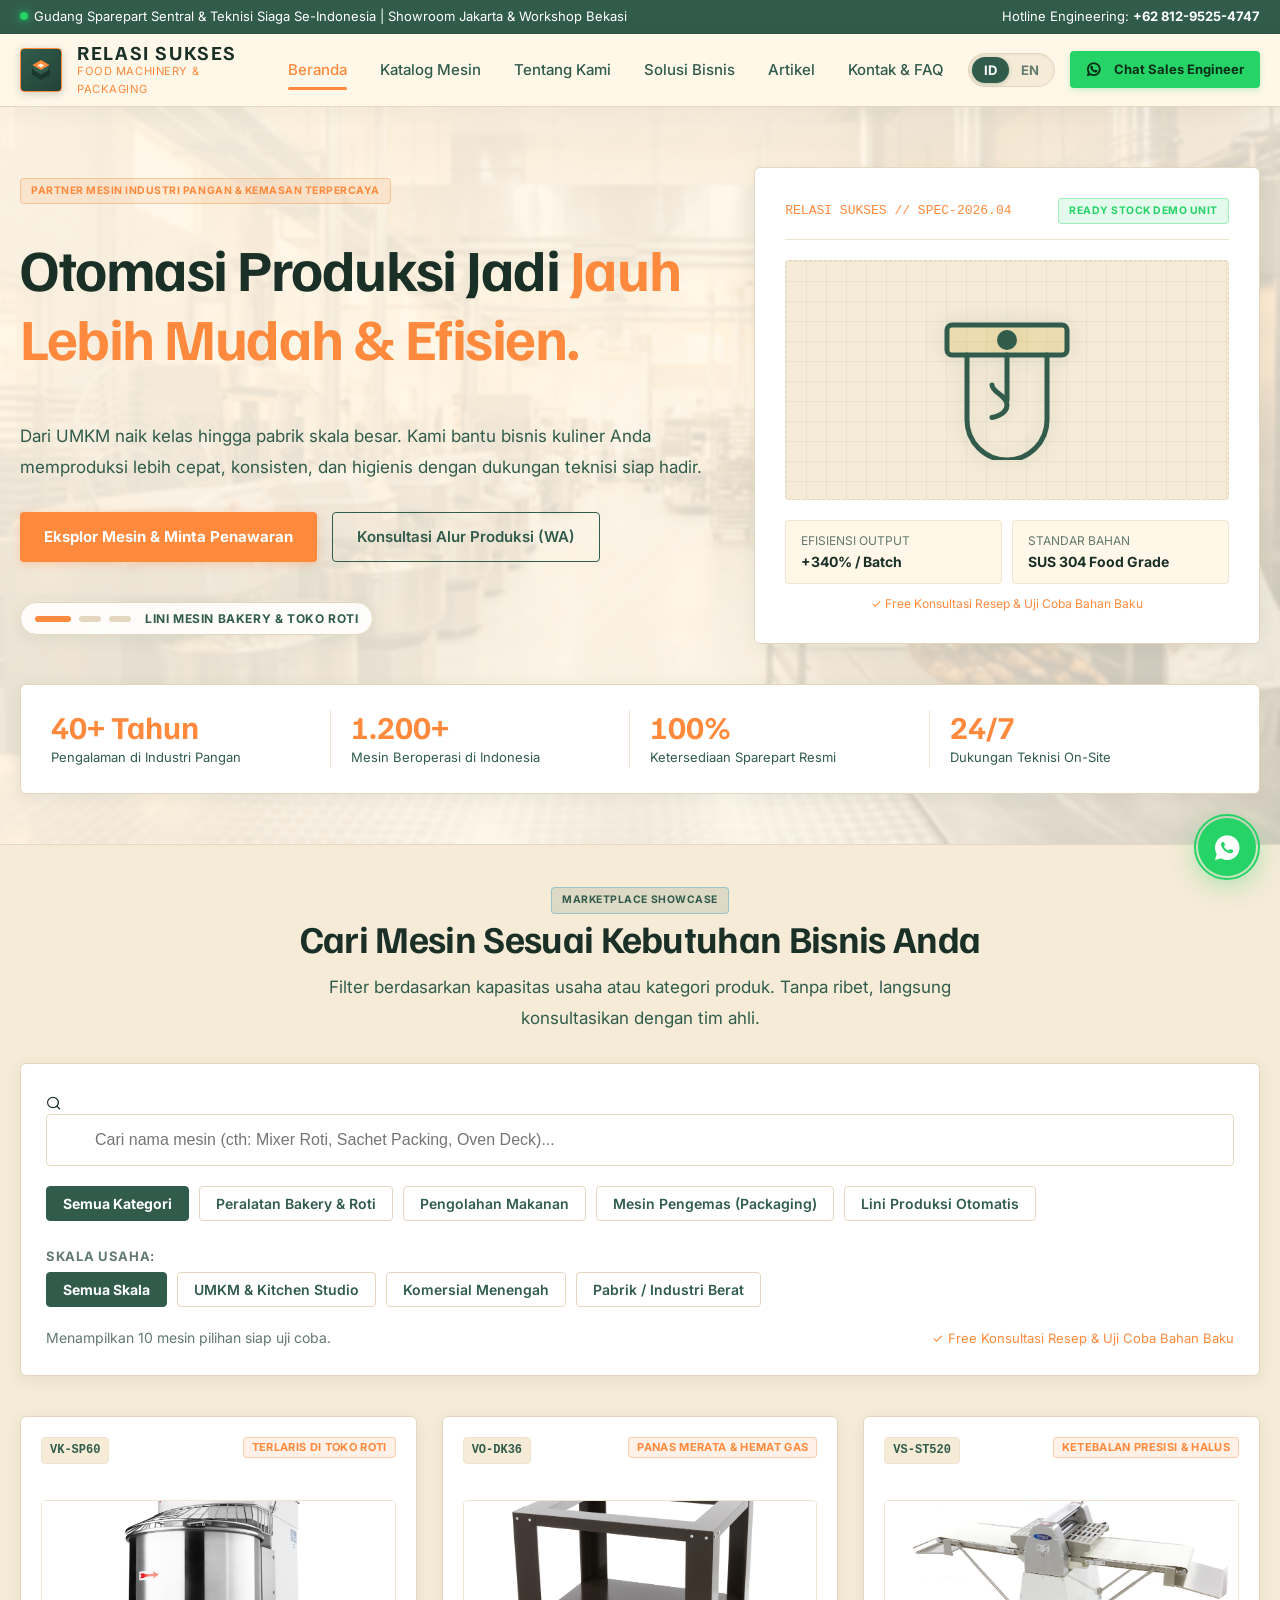
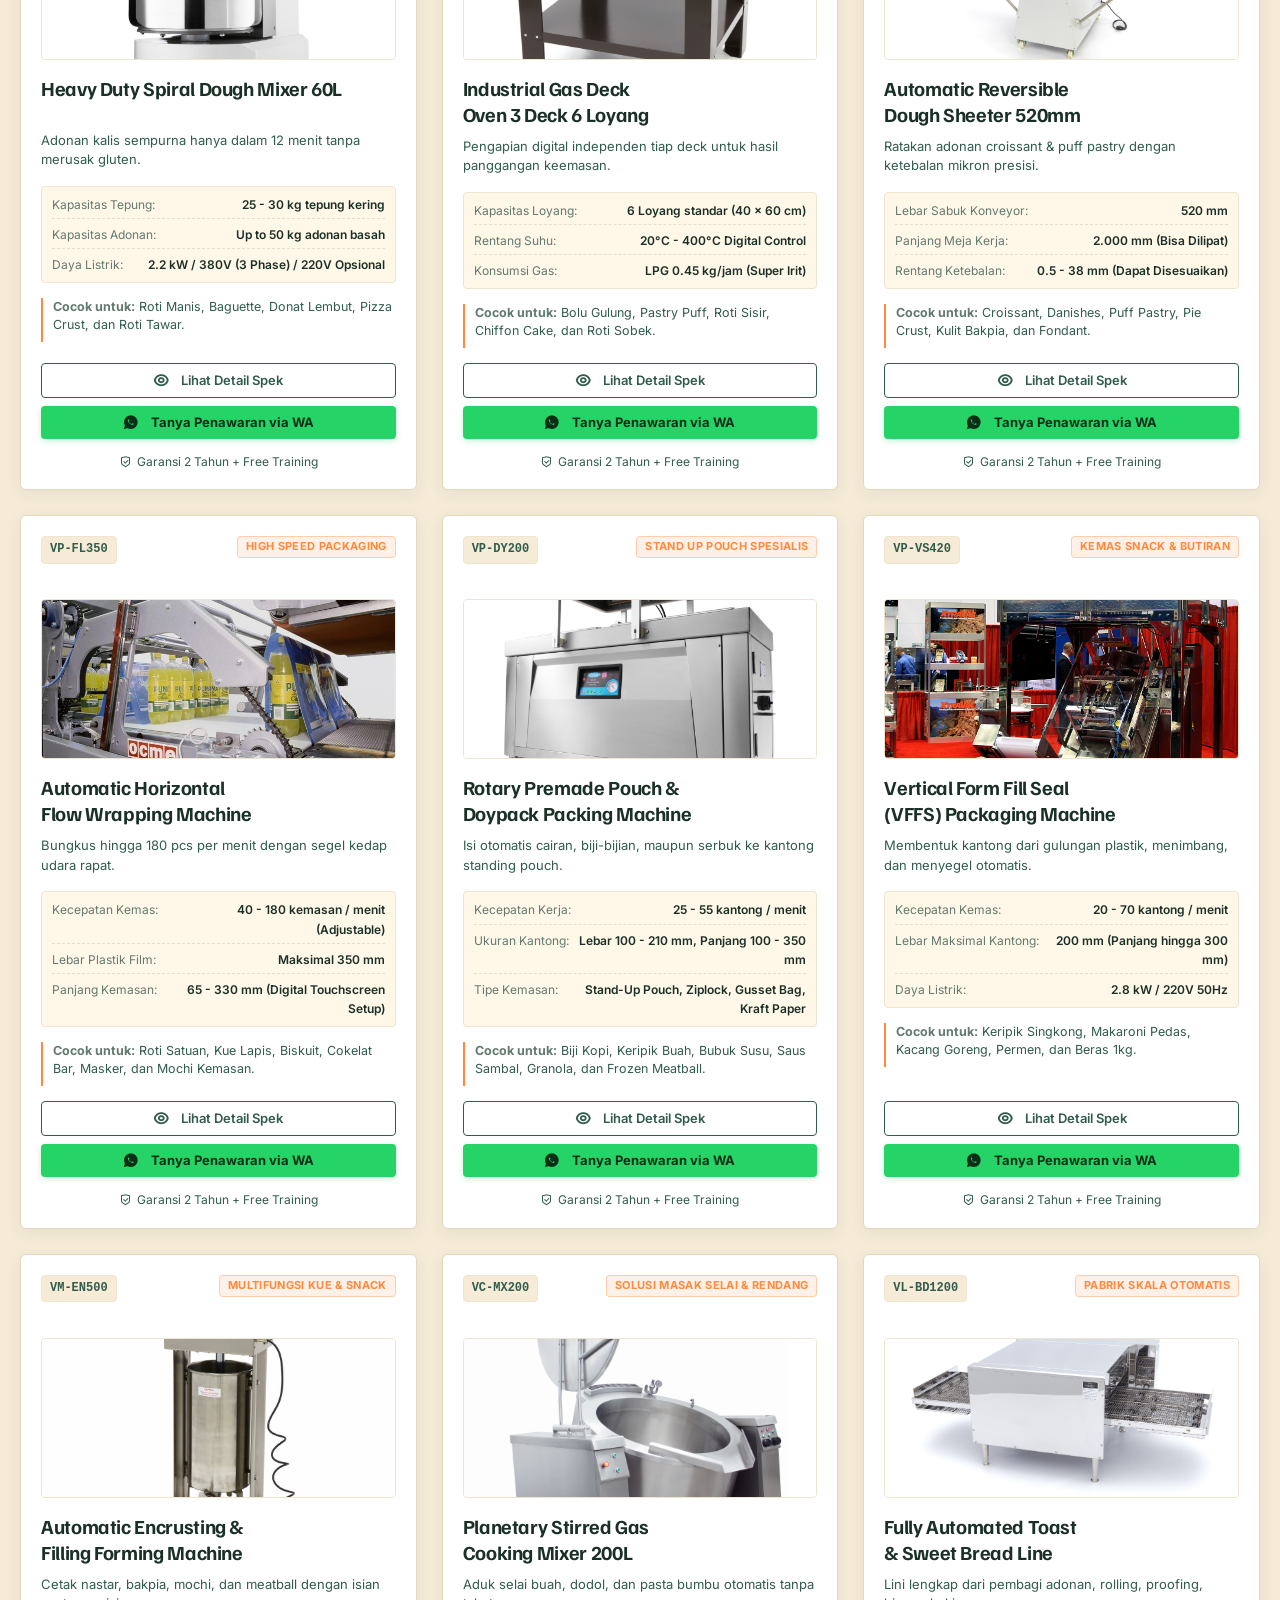
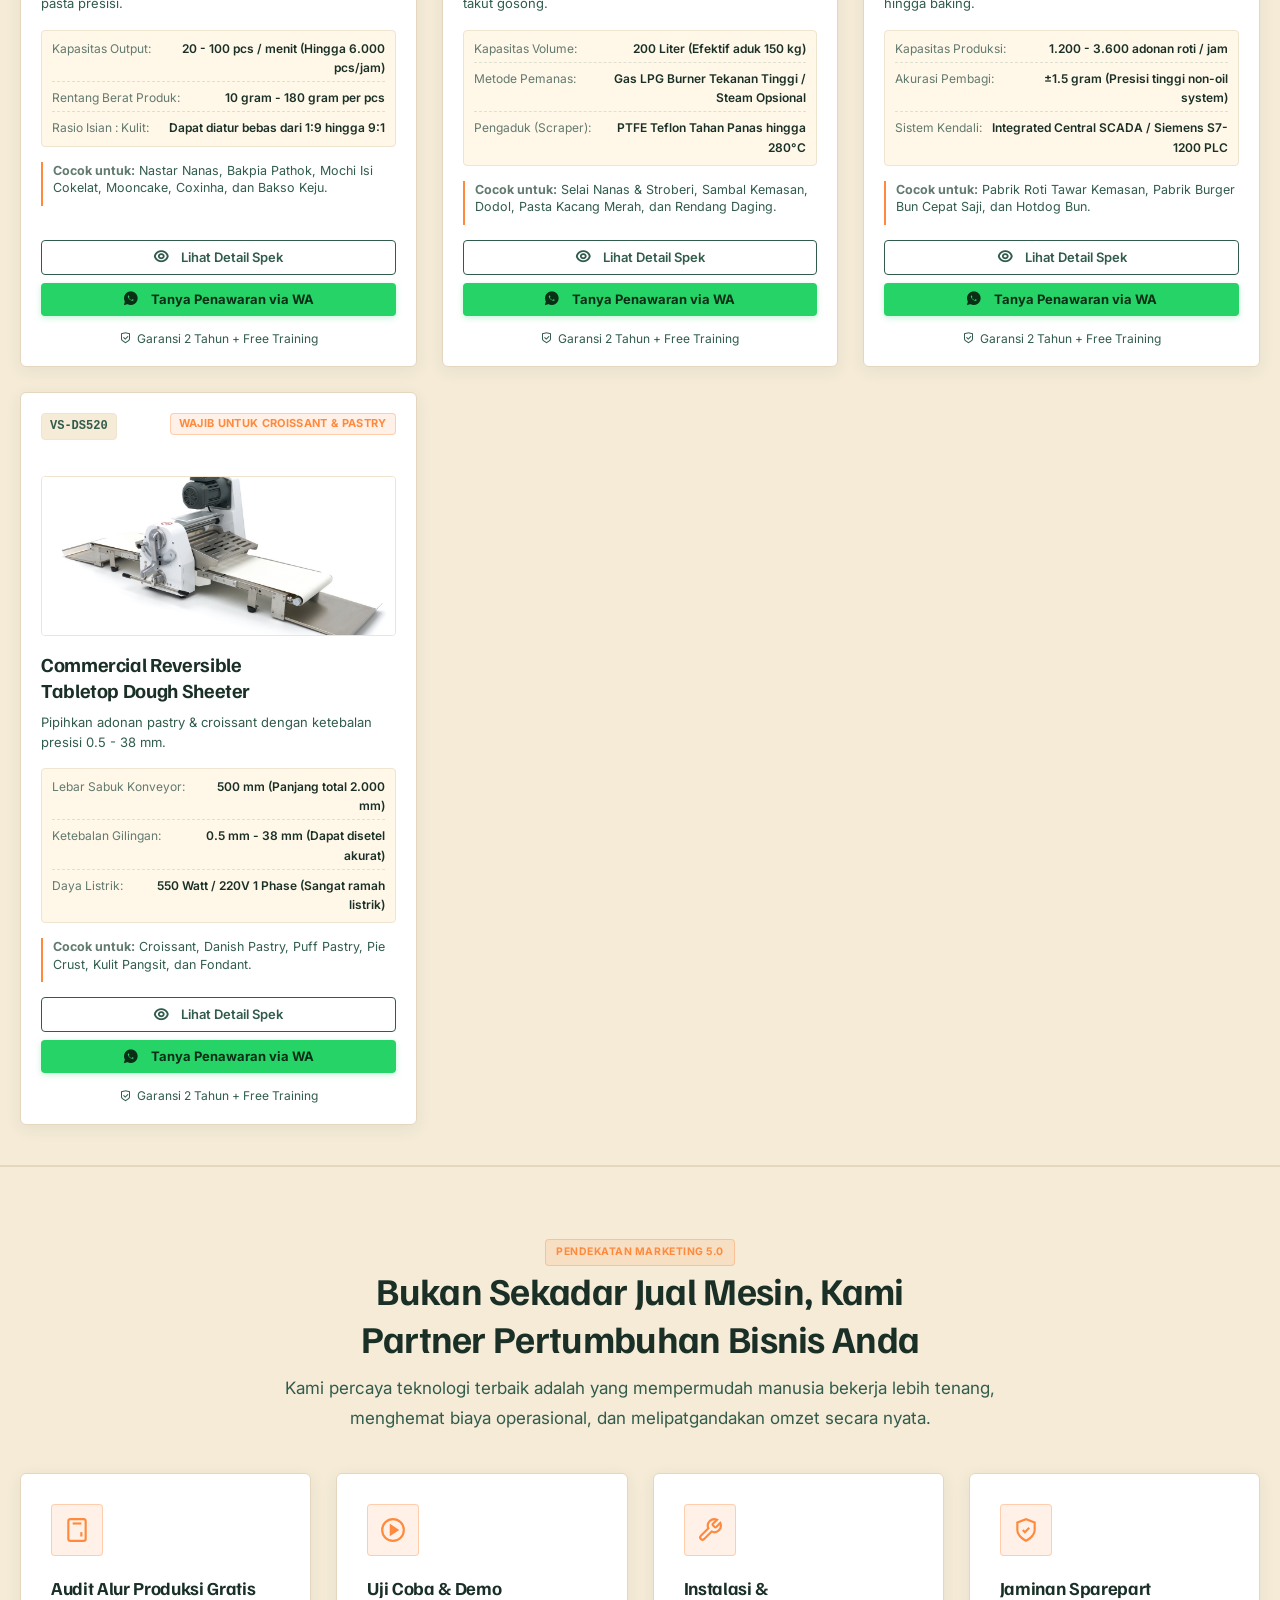
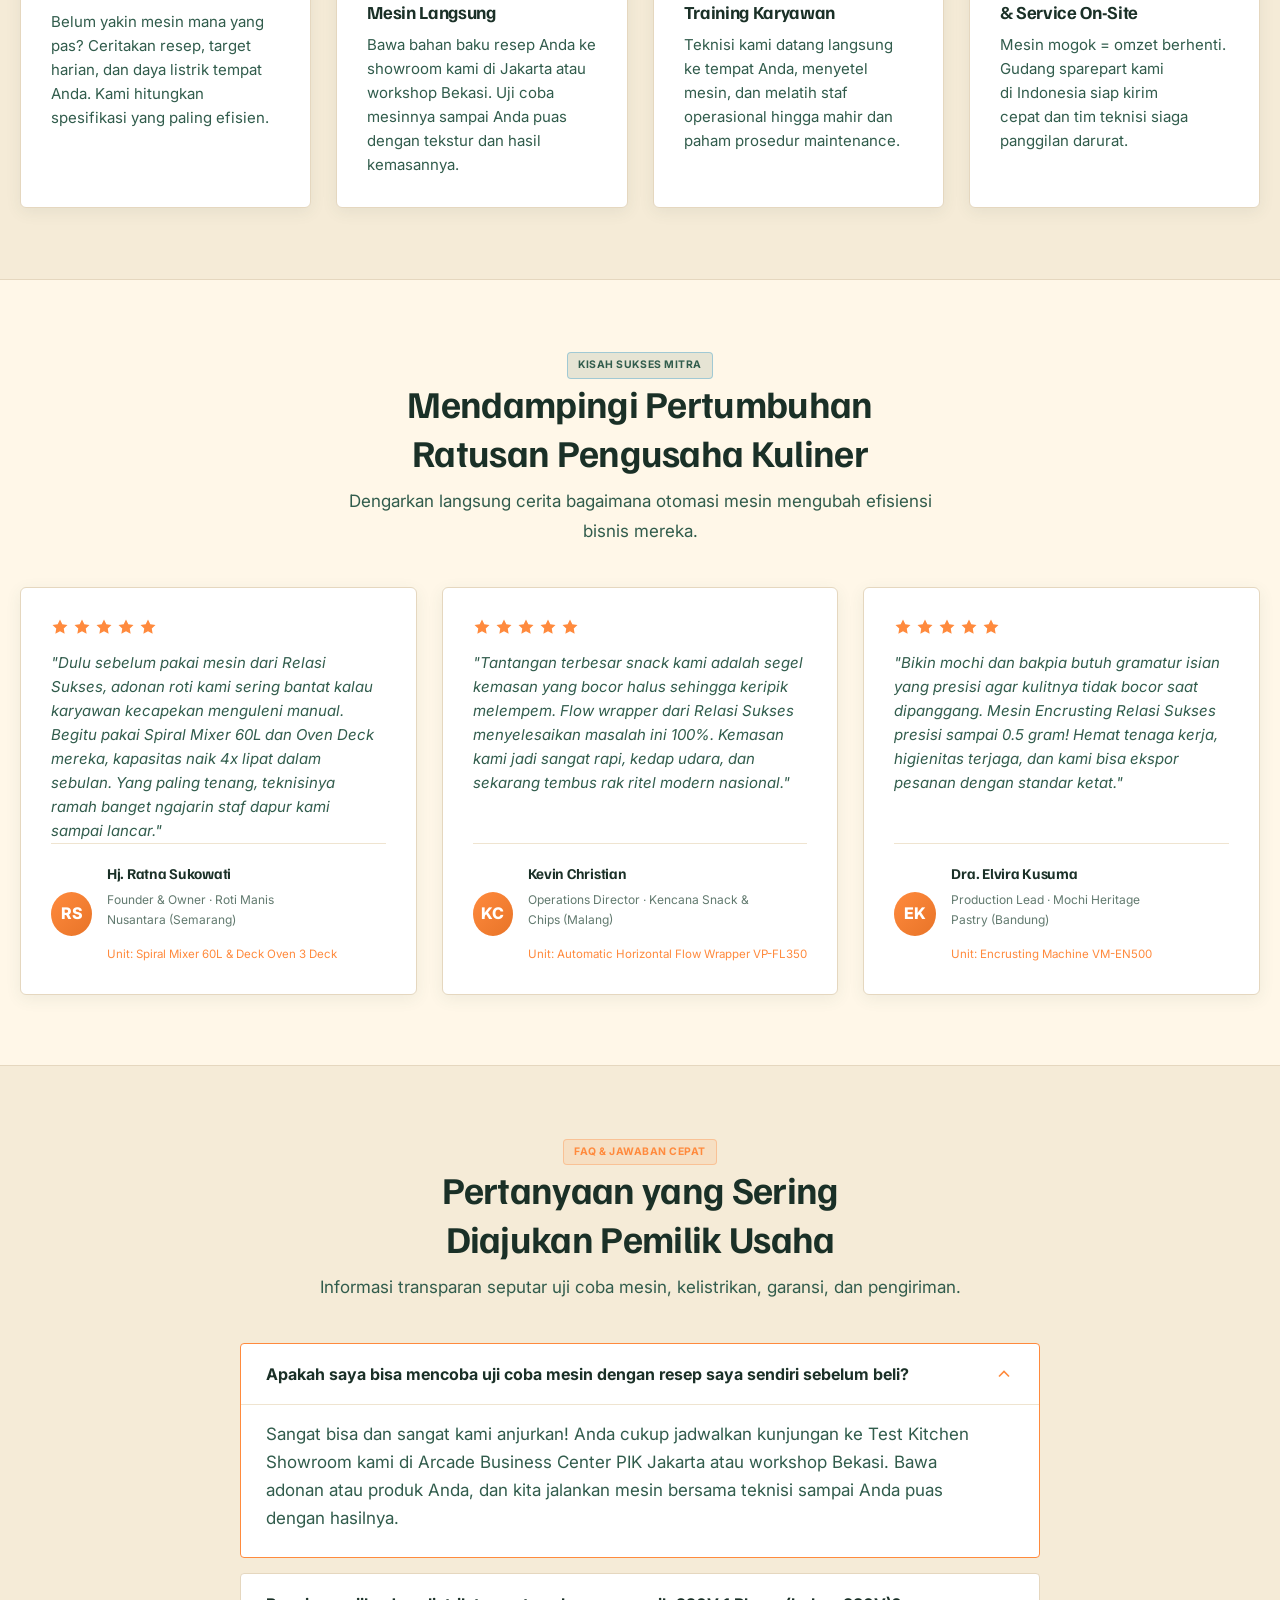
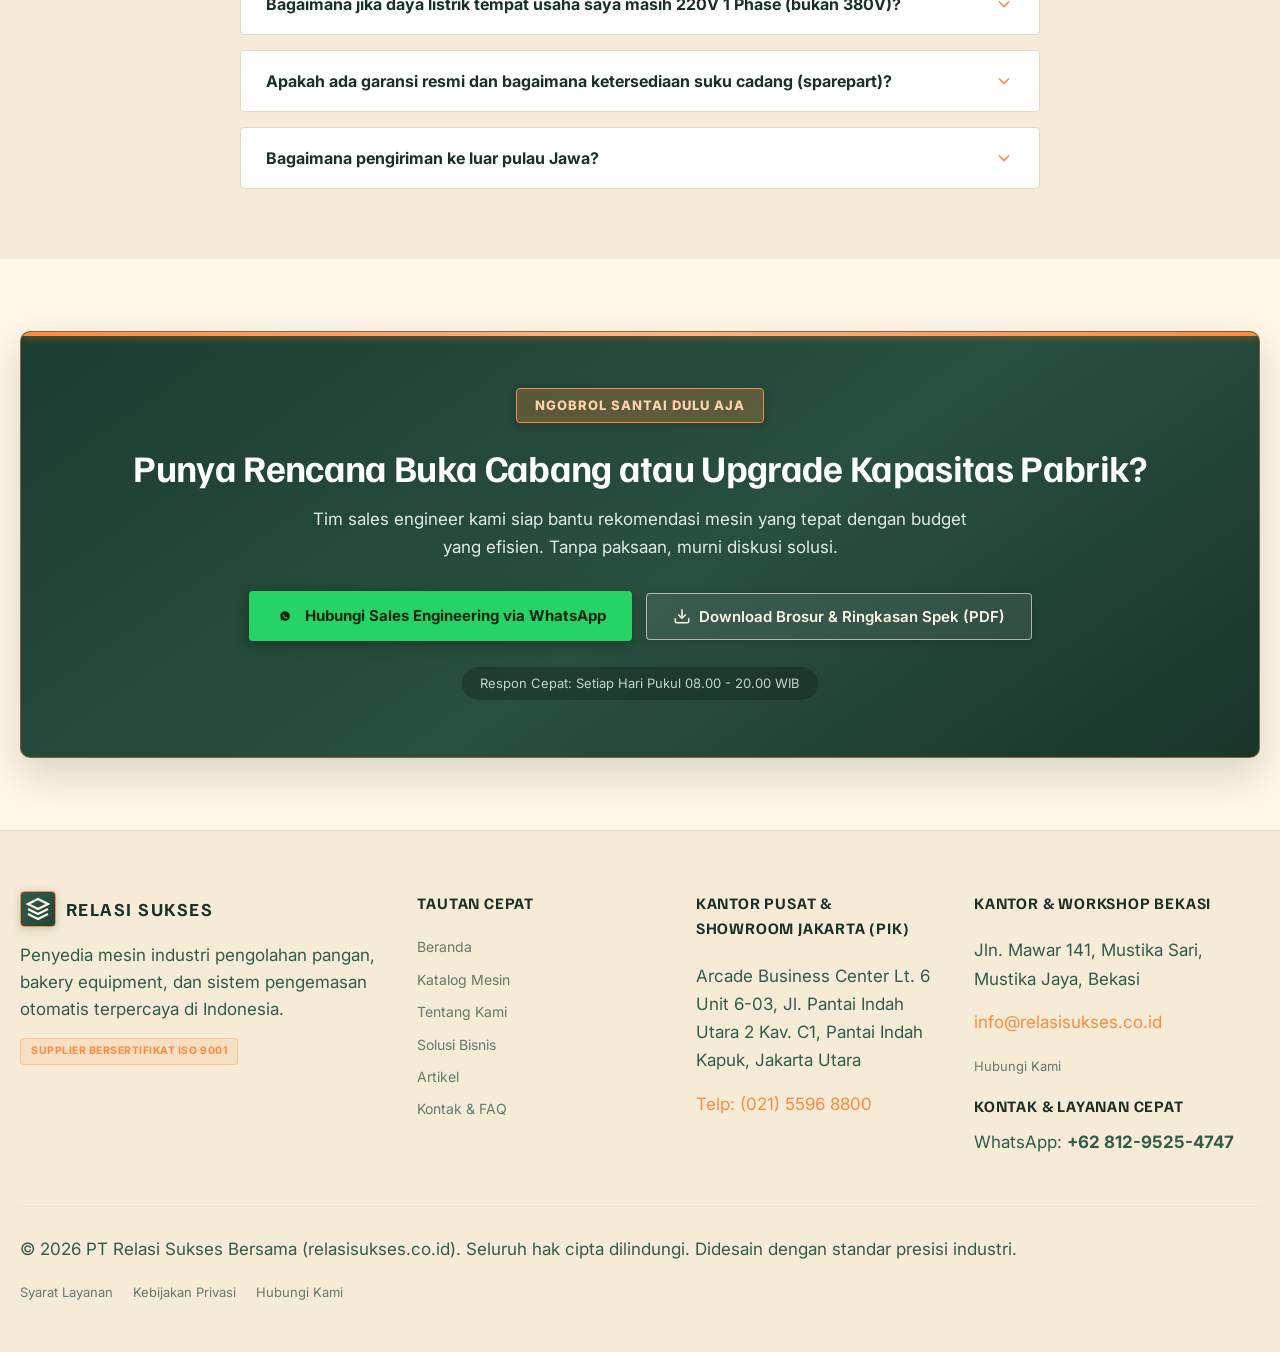
<file: index.html>
<!DOCTYPE html>
<html lang="id">
<head>
  <meta charset="UTF-8">
  <meta http-equiv="X-UA-Compatible" content="IE=edge">
  <meta name="viewport" content="width=device-width, initial-scale=1.0">
  <title>Relasi Sukses - Food Processing &amp; Packaging Machinery Solutions</title>
  <meta name="description" content="PT Relasi Sukses Bersama (relasisukses.co.id) - Supplier mesin industri pangan, bakery equipment, dan sistem pengemasan otomatis terpercaya di Indonesia. Dapatkan konsultasi alur produksi dan demo unit via WhatsApp.">
  <link rel="canonical" href="https://relasisukses.co.id/">
  <link rel="alternate" hreflang="id" href="https://relasisukses.co.id/">
  <link rel="alternate" hreflang="x-default" href="https://relasisukses.co.id/">

  <!-- Open Graph & Social Cards -->
  <meta property="og:type" content="website">
  <meta property="og:site_name" content="Relasi Sukses">
  <meta property="og:locale" content="id_ID">
  <meta property="og:title" content="Relasi Sukses - Solusi Mesin Industri Pangan & Pengemasan">
  <meta property="og:description" content="Partner resmi mesin industri pangan, bakery modern, dan kemasan otomatis sejak 1986. Layanan konsultasi alur dapur & garansi resmi 2 tahun.">
  <meta property="og:url" content="https://relasisukses.co.id/">
  <meta property="og:image" content="https://relasisukses.co.id/images/og-cover.jpg">

  <!-- Twitter Card -->
  <meta name="twitter:card" content="summary_large_image">
  <meta name="twitter:title" content="Relasi Sukses - Food Processing & Packaging Machinery">
  <meta name="twitter:description" content="Partner mesin industri pangan & kemasan terpercaya di Indonesia. Demo unit di Jakarta & workshop Bekasi.">
  <meta name="twitter:image" content="https://relasisukses.co.id/images/og-cover.jpg">

  <!-- Favicons -->
  <link rel="icon" type="image/svg+xml" href="favicon.svg">
  <link rel="alternate icon" href="favicon.ico">
  <link rel="apple-touch-icon" href="images/apple-touch-icon.png">

  <!-- Google Fonts for High-Craft Industrial Sans-Serif Typography -->
  <link rel="preconnect" href="https://fonts.googleapis.com">
  <link rel="preconnect" href="https://fonts.gstatic.com" crossorigin>
  <link href="https://fonts.googleapis.com/css2?family=Familjen+Grotesk:wght@500;700;800&family=Inter:wght@400;500;600;700&display=swap" rel="stylesheet">

  <!-- Core CSS -->
  <link rel="stylesheet" href="css/tokens.css?v=20261021">
  <link rel="stylesheet" href="css/remixicon/remixicon.css">
  <link rel="stylesheet" href="css/style.css?v=20261021">
  <link rel="stylesheet" href="css/whatsapp-widget.css?v=20261021">

  <!-- Structured Data: Organization & WebSite Schema (GEO / AEO) -->
  <script type="application/ld+json">
  [
    {
      "@context": "https://schema.org",
      "@type": "Organization",
      "@id": "https://relasisukses.co.id/#organization",
      "name": "PT Relasi Sukses Bersama",
      "alternateName": "Relasi Sukses Machinery",
      "url": "https://relasisukses.co.id/",
      "logo": "https://relasisukses.co.id/images/logo.png",
      "description": "Supplier dan partner solusi mesin pengolahan pangan, mesin bakery, dan sistem pengemasan otomatis terpercaya di Indonesia sejak 1986.",
      "telephone": "+6281295254747",
      "priceRange": "$$",
      "areaServed": "ID",
      "foundingDate": "1986",
      "address": [
        {
          "@type": "PostalAddress",
          "streetAddress": "Kawasan Industri & Pergudangan Elang Laut Blok B No. 12, Pantai Indah Kapuk",
          "addressLocality": "Jakarta Utara",
          "addressRegion": "DKI Jakarta",
          "postalCode": "14470",
          "addressCountry": "ID"
        },
        {
          "@type": "PostalAddress",
          "streetAddress": "Jln. Mawar 141, Mustika Sari, Mustika Jaya",
          "addressLocality": "Bekasi",
          "addressRegion": "Jawa Barat",
          "postalCode": "17157",
          "addressCountry": "ID"
        }
      ],
      "contactPoint": {
        "@type": "ContactPoint",
        "telephone": "+62-812-9525-4747",
        "contactType": "sales engineering & technical support",
        "availableLanguage": ["Indonesian", "English"],
        "hoursAvailable": "Mo-Su 08:00-20:00"
      }
    },
    {
      "@context": "https://schema.org",
      "@type": "WebSite",
      "@id": "https://relasisukses.co.id/#website",
      "url": "https://relasisukses.co.id/",
      "name": "Relasi Sukses",
      "publisher": {
        "@id": "https://relasisukses.co.id/#organization"
      },
      "inLanguage": ["id-ID", "en-US"]
    }
  ]
  </script>
</head>
<body>

  <!-- Top Announcement Bar -->
  <aside class="top-announcement" aria-label="Announcement">
    <div class="container announcement-inner">
      <div class="status-indicator">
        <span class="status-dot"></span>
        <span id="top-announcement-text">Gudang Sparepart Sentral &amp; Teknisi Siaga Se-Indonesia | Showroom Jakarta &amp; Workshop Bekasi</span>
      </div>
      <div style="display: flex; gap: 15px; align-items: center;">
        <span><span id="top-hotline-label">Hotline Engineering:</span> <strong>+62 812-9525-4747</strong></span>
      </div>
    </div>
  </aside>

  <!-- Site Header -->
  <header class="site-header">
    <div class="container header-main">
      <a href="#home" class="brand-logo" aria-label="Relasi Sukses Homepage">
        <div class="logo-symbol">
          <svg viewBox="0 0 48 48" fill="none" width="28" height="28">
            <path d="M24 44L6 33.6V20.8L24 31.2L42 20.8V33.6L24 44Z" fill="#1B382E" />
            <path d="M24 33L10 24.8V14L24 22.2L38 14V24.8L24 33Z" fill="#315C4C" />
            <path d="M24 4L7 14L24 23.8L41 14L24 4Z" fill="#FF8A3D" />
            <polygon points="24,11 31,15 24,19 17,15" fill="#FFF7E8" />
          </svg>
        </div>
        <div class="logo-text">
          <span class="logo-title">RELASI SUKSES</span>
          <span class="logo-subtitle" id="nav-brand-tag">Industrial Machinery &amp; Automation</span>
        </div>
      </a>

      <!-- Desktop Navigation Menu -->
      <nav aria-label="Main Navigation">
        <ul class="nav-menu" id="nav-menu">
          <li><a href="#home" class="nav-link active" id="nav-link-home">Beranda</a></li>
          <li><a href="products.html" class="nav-link" id="nav-link-showcase">Katalog Mesin</a></li>
          <li><a href="about.html" class="nav-link" id="nav-link-about">Tentang Kami</a></li>
          <li><a href="solutions.html" class="nav-link" id="nav-link-solutions">Solusi Bisnis</a></li>
          <li><a href="articles.html" class="nav-link" id="nav-link-articles">Artikel</a></li>
          <li><a href="contact.html" class="nav-link" id="nav-link-contact">Kontak &amp; FAQ</a></li>
        </ul>
      </nav>

      <!-- Language Switcher & Quick Contact Action -->
      <div class="header-actions">
        <div class="lang-toggle" role="group" aria-label="Language selection">
          <button type="button" class="lang-btn active" data-lang="id" aria-label="Switch to Indonesian">ID</button>
          <button type="button" class="lang-btn" data-lang="en" aria-label="Switch to English">EN</button>
        </div>

        <a id="nav-wa-btn" href="#" target="_blank" rel="noopener" class="btn btn-wa btn-sm">
          <i class="ri-whatsapp-line"></i>
          <span id="nav-wa-text">Chat Sales Engineer</span>
        </a>

        <button type="button" class="mobile-menu-btn" id="mobile-menu-btn" aria-label="Open mobile menu">
          <i class="ri-menu-line" style="font-size: 1.5rem;"></i>
        </button>
      </div>
    </div>
  </header>

  <main>
    <!-- Hero Section with Background Slideshow -->
    <section class="hero-section" id="home">
      <!-- Background Slideshow Layer -->
      <div class="hero-bg-slideshow" id="hero-slideshow" aria-hidden="true">
        <div class="hero-slide active" style="background-image: url('images/hero-slide-1.jpg');" data-label-id="Lini Mesin Bakery &amp; Toko Roti" data-label-en="Bakery &amp; Dough Machinery Line"></div>
        <div class="hero-slide" style="background-image: url('images/hero-slide-2.jpg');" data-label-id="Sistem Pengemasan Otomatis" data-label-en="Automated Packaging Systems"></div>
        <div class="hero-slide" style="background-image: url('images/hero-slide-3.jpg');" data-label-id="Pengolahan Pangan &amp; Lab Demo" data-label-en="Food Processing &amp; Demo Lab"></div>
        <div class="hero-bg-overlay"></div>
      </div>

      <div class="container">
        <div class="hero-grid">
          <div class="hero-content">
            <div class="section-badge">
              <span class="badge-tag badge-gold" id="hero-badge-text">Partner Mesin Industri Pangan &amp; Kemasan Terpercaya</span>
            </div>
            <h1 class="hero-title">
              <span id="hero-lead-text">Otomasi Produksi Jadi</span>
              <span class="text-gold" id="hero-highlight-text">Jauh Lebih Mudah &amp; Efisien.</span>
            </h1>
            <p class="hero-desc" id="hero-subheadline">
              Dari UMKM naik kelas hingga pabrik skala besar. Kami bantu bisnis kuliner Anda memproduksi lebih cepat, konsisten, dan higienis dengan dukungan teknisi siap hadir.
            </p>
            <div class="hero-actions">
              <a href="products.html" class="btn btn-primary" id="hero-cta-primary">
                <span>Eksplor Mesin &amp; Minta Penawaran</span>
                <i class="ri-arrow-right-line"></i>
              </a>
              <a href="#" target="_blank" rel="noopener" class="btn btn-ghost" id="hero-cta-secondary">
                <i class="ri-whatsapp-line"></i>
                <span id="hero-cta-secondary-text">Konsultasi Alur Produksi (WA)</span>
              </a>
            </div>

            <!-- Slideshow Switcher Indicators -->
            <div class="hero-slideshow-nav" aria-label="Slideshow Controls">
              <button type="button" class="slide-dot active" data-index="0" aria-label="Slide 1 - Bakery Line"></button>
              <button type="button" class="slide-dot" data-index="1" aria-label="Slide 2 - Packaging Line"></button>
              <button type="button" class="slide-dot" data-index="2" aria-label="Slide 3 - Food Processing Lab"></button>
              <span class="slide-label" id="hero-slide-caption">Lini Mesin Bakery &amp; Toko Roti</span>
            </div>
          </div>

          <!-- Hero Blueprint Visual Anchor -->
          <div class="hero-visual">
            <div class="blueprint-card">
              <div class="blueprint-header">
                <span class="blueprint-code">RELASI SUKSES // SPEC-2026.04</span>
                <span class="badge-tag badge-green" id="blueprint-stock-badge">Ready Stock Demo Unit</span>
              </div>
              <div class="blueprint-art">
                <div class="art-grid"></div>
                <div class="blueprint-svg">
                  <svg viewBox="0 0 64 64" fill="none" stroke="currentColor" stroke-width="2" stroke-linecap="round" stroke-linejoin="round">
                    <rect x="8" y="10" width="48" height="12" rx="2" fill="rgba(247,192,45,0.2)"/>
                    <path d="M16 22v26a16 16 0 0 0 32 0V22"/>
                    <line x1="32" y1="22" x2="32" y2="40"/>
                    <path d="M26 34c0 3 6 4 6 8s-6 5-6 5"/>
                    <circle cx="32" cy="16" r="3" fill="currentColor"/>
                  </svg>
                </div>
              </div>
              <div class="blueprint-specs-quick">
                <div class="quick-spec-item">
                  <div class="quick-spec-label" id="blueprint-spec-output-lbl">Efisiensi Output</div>
                  <div class="quick-spec-val text-gold" id="blueprint-spec-output-val">+340% / Batch</div>
                </div>
                <div class="quick-spec-item">
                  <div class="quick-spec-label" id="blueprint-spec-mat-lbl">Standar Bahan</div>
                  <div class="quick-spec-val text-blue" id="blueprint-spec-mat-val">SUS 304 Food Grade</div>
                </div>
              </div>
              <div class="blueprint-note" id="blueprint-free-consult" style="margin-top: 10px; font-size: 0.75rem; color: var(--accent-gold); text-align: center;">✓ Free Konsultasi Resep &amp; Uji Coba Bahan Baku</div>
            </div>
          </div>
        </div>

        <!-- Stats Ribbon -->
        <div class="hero-stats-ribbon" id="hero-stats-ribbon">
          <!-- Dynamically populated by app.js -->
        </div>
      </div>
    </section>

    <!-- Filter & Smart Machine Finder Section -->
    <section class="filter-section" id="showcase">
      <div class="container">
        <div class="filter-header-block">
          <span class="badge-tag badge-blue" id="filter-badge">Marketplace Showcase</span>
          <h2 class="section-heading" id="filter-title">Cari Mesin Sesuai Kebutuhan Bisnis Anda</h2>
          <p class="section-subheading" id="filter-subtitle">Filter berdasarkan kapasitas usaha atau kategori produk. Tanpa ribet, langsung konsultasikan dengan tim ahli.</p>
        </div>

        <div class="filter-controls-box">
          <!-- Live Search Input -->
          <div class="search-input-wrapper">
            <i class="ri-search-line"></i>
            <input type="text" id="search-input" class="search-input" placeholder="Cari nama mesin (cth: Mixer Roti, Sachet Packing, Oven Deck)..." aria-label="Search machinery">
          </div>

          <!-- Category and Business Scale Pills -->
          <div class="filter-pills-row">
            <div>
              <div class="pill-buttons-wrap">
                <button type="button" class="pill-btn cat-btn active" data-category="all">Semua Kategori</button>
                <button type="button" class="pill-btn cat-btn" data-category="catBakery">Peralatan Bakery &amp; Roti</button>
                <button type="button" class="pill-btn cat-btn" data-category="catProcessing">Pengolahan Makanan</button>
                <button type="button" class="pill-btn cat-btn" data-category="catPackaging">Mesin Pengemas (Packaging)</button>
                <button type="button" class="pill-btn cat-btn" data-category="catLines">Lini Produksi Otomatis</button>
              </div>
            </div>

            <div style="margin-top: 10px;">
              <div class="filter-group-label" id="scale-group-label">Skala Usaha:</div>
              <div class="pill-buttons-wrap">
                <button type="button" class="pill-btn scale-btn active" data-scale="all">Semua Skala</button>
                <button type="button" class="pill-btn scale-btn" data-scale="scaleUMKM">UMKM &amp; Kitchen Studio</button>
                <button type="button" class="pill-btn scale-btn" data-scale="scaleMedium">Komersial Menengah</button>
                <button type="button" class="pill-btn scale-btn" data-scale="scaleFactory">Pabrik / Industri Berat</button>
              </div>
            </div>
          </div>

          <div class="filter-results-status">
            <span id="filter-count-status">Menampilkan mesin pilihan siap uji coba.</span>
            <span style="font-size: 0.8125rem; color: var(--accent-gold);">✓ Free Konsultasi Resep &amp; Uji Coba Bahan Baku</span>
          </div>
        </div>

        <!-- Product Cards Showcase Grid -->
        <div class="showcase-grid" id="products-showcase-grid">
          <!-- Dynamically Populated by app.js -->
        </div>
      </div>
    </section>

    <!-- Solutions & Marketing 5.0 Value Section -->
    <section class="section-padding solutions-section" id="solutions">
      <div class="container">
        <div style="text-align: center; max-width: 760px; margin: 0 auto;">
          <span class="badge-tag badge-gold" id="solutions-badge">Pendekatan Marketing 5.0</span>
          <h2 class="section-heading" id="solutions-title">Bukan Sekadar Jual Mesin, Kami Partner Pertumbuhan Bisnis Anda</h2>
          <p class="section-subheading" id="solutions-desc">Kami percaya teknologi terbaik adalah yang mempermudah manusia bekerja lebih tenang, menghemat biaya operasional, dan melipatgandakan omzet secara nyata.</p>
        </div>

        <div class="solutions-grid" id="solutions-grid">
          <!-- Populated by app.js -->
        </div>
      </div>
    </section>

    <!-- Testimonials Section -->
    <section class="section-padding testimonials-section" id="whyus">
      <div class="container">
        <div style="text-align: center; max-width: 700px; margin: 0 auto;">
          <span class="badge-tag badge-blue" id="testimonials-badge">Kisah Sukses Mitra</span>
          <h2 class="section-heading" id="testimonials-title">Mendampingi Pertumbuhan Ratusan Pengusaha Kuliner</h2>
          <p class="section-subheading" id="testimonials-subtitle">Dengarkan langsung cerita bagaimana otomasi mesin mengubah efisiensi bisnis mereka.</p>
        </div>

        <div class="testimonials-grid" id="testimonials-grid">
          <!-- Populated by app.js -->
        </div>
      </div>
    </section>

    <!-- FAQ Accordion Section -->
    <section class="section-padding faq-section">
      <div class="container">
        <div style="text-align: center; max-width: 700px; margin: 0 auto;">
          <span class="badge-tag badge-gold" id="faq-section-badge">FAQ &amp; Jawaban Cepat</span>
          <h2 class="section-heading" id="faq-section-title">Pertanyaan yang Sering Diajukan Pemilik Usaha</h2>
          <p class="section-subheading" id="faq-section-subtitle">Informasi transparan seputar uji coba mesin, kelistrikan, garansi, dan pengiriman.</p>
        </div>

        <div class="faq-list" id="faq-list">
          <!-- Populated by app.js -->
        </div>
      </div>
    </section>

    <!-- High-Converting CTA Banner -->
    <section class="cta-banner-section" id="contact">
      <div class="container">
        <div class="cta-banner-box">
          <span class="badge-tag badge-gold" id="cta-badge">Ngobrol Santai Dulu Aja</span>
          <h2 class="cta-banner-title" id="cta-title">Punya Rencana Buka Cabang atau Upgrade Kapasitas Pabrik?</h2>
          <p class="cta-banner-desc" id="cta-desc">Tim sales engineer kami siap bantu rekomendasi mesin yang tepat dengan budget yang efisien. Tanpa paksaan, murni diskusi solusi.</p>
          <div class="cta-banner-actions">
            <a href="#" target="_blank" rel="noopener" class="btn btn-wa" id="cta-wa-btn">
              <i class="ri-whatsapp-fill" style="font-size: 1.25rem;"></i>
              Hubungi Sales Engineering via WhatsApp
            </a>
            <button type="button" class="btn btn-ghost" id="cta-catalog-btn" onclick="alert('Brosur spesifikasi lengkap mesin Relasi Sukses 2026 telah dikirimkan ke tim sales engineer untuk Anda.')">
              <i class="ri-file-download-line"></i>
              Download Ringkasan Spek (PDF)
            </button>
          </div>
          <div class="cta-office-hours" id="cta-office-hours">Respon Cepat: Setiap Hari Pukul 08.00 - 20.00 WIB</div>
        </div>
      </div>
    </section>
  </main>

  <!-- Site Footer -->
  <footer class="site-footer">
    <div class="container">
      <div class="footer-grid">
        <div>
          <div style="display: flex; align-items: center; gap: 10px; margin-bottom: 15px;">
            <div class="logo-symbol" style="width: 36px; height: 36px;">
              <svg width="20" height="20" viewBox="0 0 24 24" fill="none" stroke="currentColor" stroke-width="2.2">
                <path d="M12 2L2 7l10 5 10-5-10-5zM2 17l10 5 10-5M2 12l10 5 10-5"/>
              </svg>
            </div>
            <span class="logo-title" style="font-size: 1.15rem;">RELASI SUKSES</span>
          </div>
          <p id="footer-about-text" style="line-height: 1.6; margin-bottom: 15px;">PT Relasi Sukses Bersama - Penyedia mesin industri pengolahan pangan, bakery equipment, dan sistem pengemasan otomatis terpercaya di Indonesia.</p>
          <span class="badge-tag badge-gold" id="footer-badge-iso">ISO 9001 Certified Supplier</span>
        </div>

        <div>
          <div class="footer-col-title" id="footer-quick-title">Tautan Cepat</div>
          <ul class="footer-links-list">
            <li><a href="#home" id="footer-link-home">Beranda</a></li>
            <li><a href="products.html" id="footer-link-showcase">Katalog Mesin</a></li>
            <li><a href="about.html" id="footer-link-about">Tentang Kami</a></li>
            <li><a href="solutions.html" id="footer-link-solutions">Solusi Bisnis</a></li>
            <li><a href="articles.html" id="footer-link-articles">Artikel</a></li>
            <li><a href="contact.html" id="footer-link-contact">Kontak &amp; FAQ</a></li>
          </ul>
        </div>

        <div>
          <div class="footer-col-title" id="footer-hq-title">Showroom Jakarta</div>
          <div class="footer-address-block">
            <p id="footer-hq-addr">Arcade Business Center Lt. 6 Unit 6-03, Pantai Indah Kapuk (PIK), Jakarta Utara 14460</p>
            <p style="margin-top: 5px; color: var(--accent-gold);">Telp: (021) 5596 8800</p>
          </div>
        </div>

        <div>
          <div class="footer-col-title" id="footer-branch-title">Kantor &amp; Workshop Bekasi</div>
          <div class="footer-address-block">
            <p id="footer-branch-addr">Jln. Mawar 141, Mustika Sari, Mustika Jaya, Bekasi</p>
            <p style="margin-top: 5px;"><a href="mailto:info@relasisukses.co.id" style="color: var(--accent-gold);">info@relasisukses.co.id</a></p>
            <p style="margin-top: 5px;"><a href="https://relasisukses.co.id/get-in-touch/" style="color: var(--text-muted); font-size: 0.8125rem;" id="footer-getintouch-link">Hubungi Kami (Get in Touch) &rarr;</a></p>
          </div>
          <div style="margin-top: 15px;">
            <div class="footer-col-title" id="footer-contact-title" style="margin-bottom: 8px;">Layanan Cepat</div>
            <p>WhatsApp: <strong>+62 812-9525-4747</strong></p>
          </div>
        </div>
      </div>

      <div class="footer-bottom-bar">
        <p id="footer-legal-text">© 2026 PT Relasi Sukses Bersama (relasisukses.co.id). Seluruh hak cipta dilindungi. Didesain dengan standar presisi industri.</p>
        <div class="footer-legal-links">
          <a href="terms.html" class="text-muted" style="font-size: 0.8125rem;" id="footer-terms-link">Syarat Layanan</a>
          <a href="privacy.html" class="text-muted" style="font-size: 0.8125rem;" id="footer-privacy-link">Kebijakan Privasi</a>
          <a href="contact.html" class="text-muted" style="font-size: 0.8125rem;" id="footer-getintouch-link">Hubungi Kami</a>
        </div>
      </div>
    </div>
  </footer>

  <!-- Product Specifications Modal (Accessible Dialog) -->
  <div class="modal-overlay" id="specs-modal" role="dialog" aria-modal="true" aria-labelledby="modal-product-title">
    <div class="modal-container">
      <div class="modal-header">
        <div>
          <div style="display: flex; gap: 8px; margin-bottom: 6px;">
            <span class="model-badge" id="modal-code-badge">MODEL-001</span>
            <span class="badge-tag badge-gold" id="modal-popular-badge">Spesifikasi Lengkap</span>
          </div>
          <h2 class="product-title" id="modal-product-title" style="font-size: 1.5rem; margin-bottom: 4px;">Judul Mesin</h2>
          <p class="text-muted" id="modal-product-tagline" style="font-size: 0.875rem;">Tagline mesin</p>
        </div>
        <button type="button" class="modal-close-btn" id="modal-close-icon-btn" aria-label="Tutup dialog">
          <i class="ri-close-line" style="font-size: 1.5rem;"></i>
        </button>
      </div>

      <div class="modal-body">
        <div id="modal-product-image-wrap" style="display: none; margin-bottom: 16px;"></div>

        <div>
          <p id="modal-product-desc" style="color: var(--text-secondary); line-height: 1.6; font-size: 0.9375rem;"></p>
        </div>

        <div>
          <h4 style="font-size: 1rem; color: var(--text-primary); margin-bottom: 12px;" id="modal-specs-header">Spesifikasi Teknis Mesin:</h4>
          <table class="modal-specs-table">
            <tbody id="modal-specs-table-body">
              <!-- Dynamically populated -->
            </tbody>
          </table>
        </div>

        <div>
          <h4 style="font-size: 1rem; color: var(--text-primary); margin-bottom: 12px;" id="modal-features-title">Fitur Unggulan Mesin:</h4>
          <ul class="modal-features-list" id="modal-features-list">
            <!-- Dynamically populated -->
          </ul>
        </div>

        <div style="background: var(--bg-card); border: 1px solid var(--border-subtle); padding: 14px; border-radius: 4px;">
          <h5 style="color: var(--accent-gold); font-size: 0.875rem; margin-bottom: 4px;" id="modal-suitable-title">Rekomendasi Penggunaan:</h5>
          <p id="modal-suitable-content" style="font-size: 0.875rem; color: var(--text-secondary);"></p>
        </div>
      </div>

      <div class="modal-actions-bar">
        <button type="button" class="btn btn-ghost btn-sm" id="modal-close-footer-btn">Tutup</button>
        <a id="modal-wa-demo-btn" href="#" target="_blank" rel="noopener" class="btn btn-ghost btn-sm" style="border-color: var(--accent-gold); color: var(--accent-gold);">
          <i class="ri-calendar-check-line"></i>
          <span id="modal-wa-demo-text">Jadwalkan Demo Mesin Gratis</span>
        </a>
        <a id="modal-wa-quote-btn" href="#" target="_blank" rel="noopener" class="btn btn-wa btn-sm">
          <i class="ri-whatsapp-fill"></i>
          <span id="modal-wa-quote-text">Chat Sales Engineer via WA</span>
        </a>
      </div>
    </div>
  </div>

  <!-- Chatura-Standard Floating WhatsApp Widget -->
  <div class="wa-widget" id="waWidget"></div>

  <!-- Navigation & Application Logic Modules -->
  <script src="js/nav.js"></script>
  <script type="module" src="js/app.js?v=5"></script>
</body>
</html>
</file>
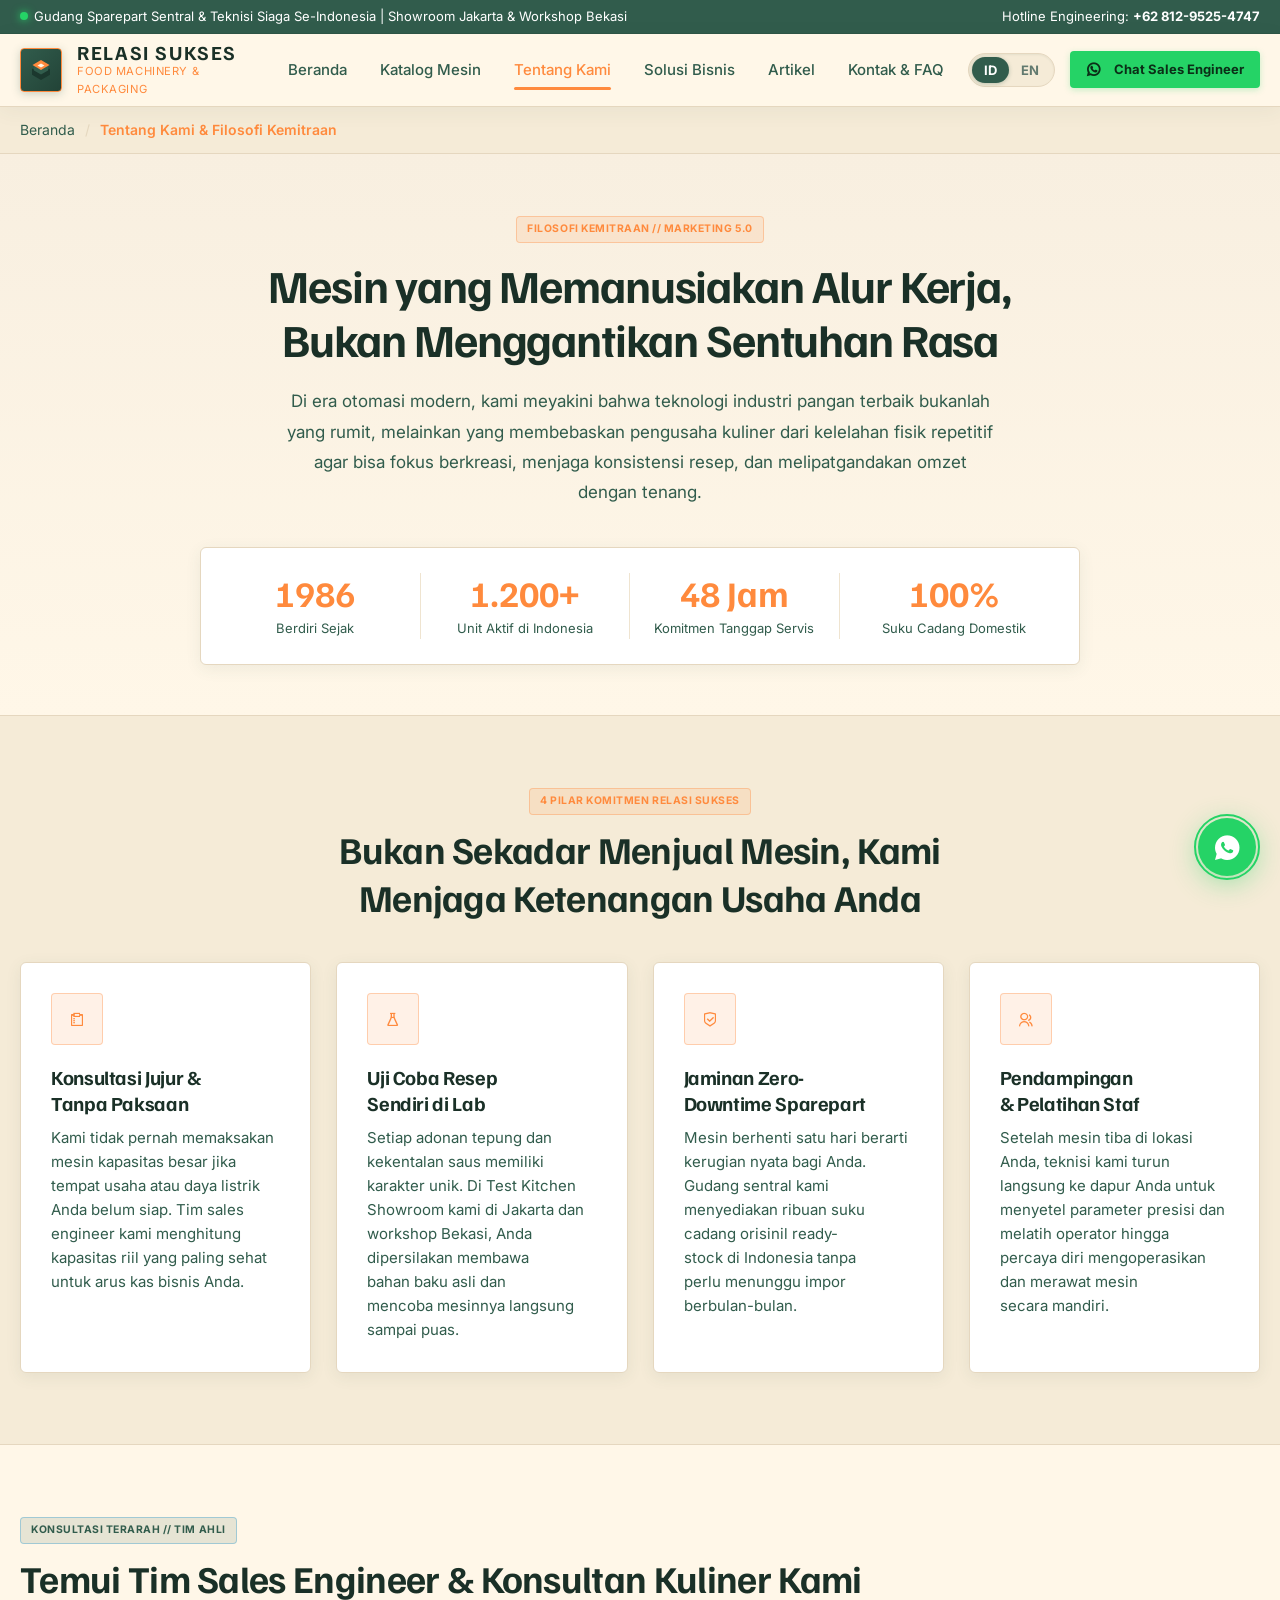
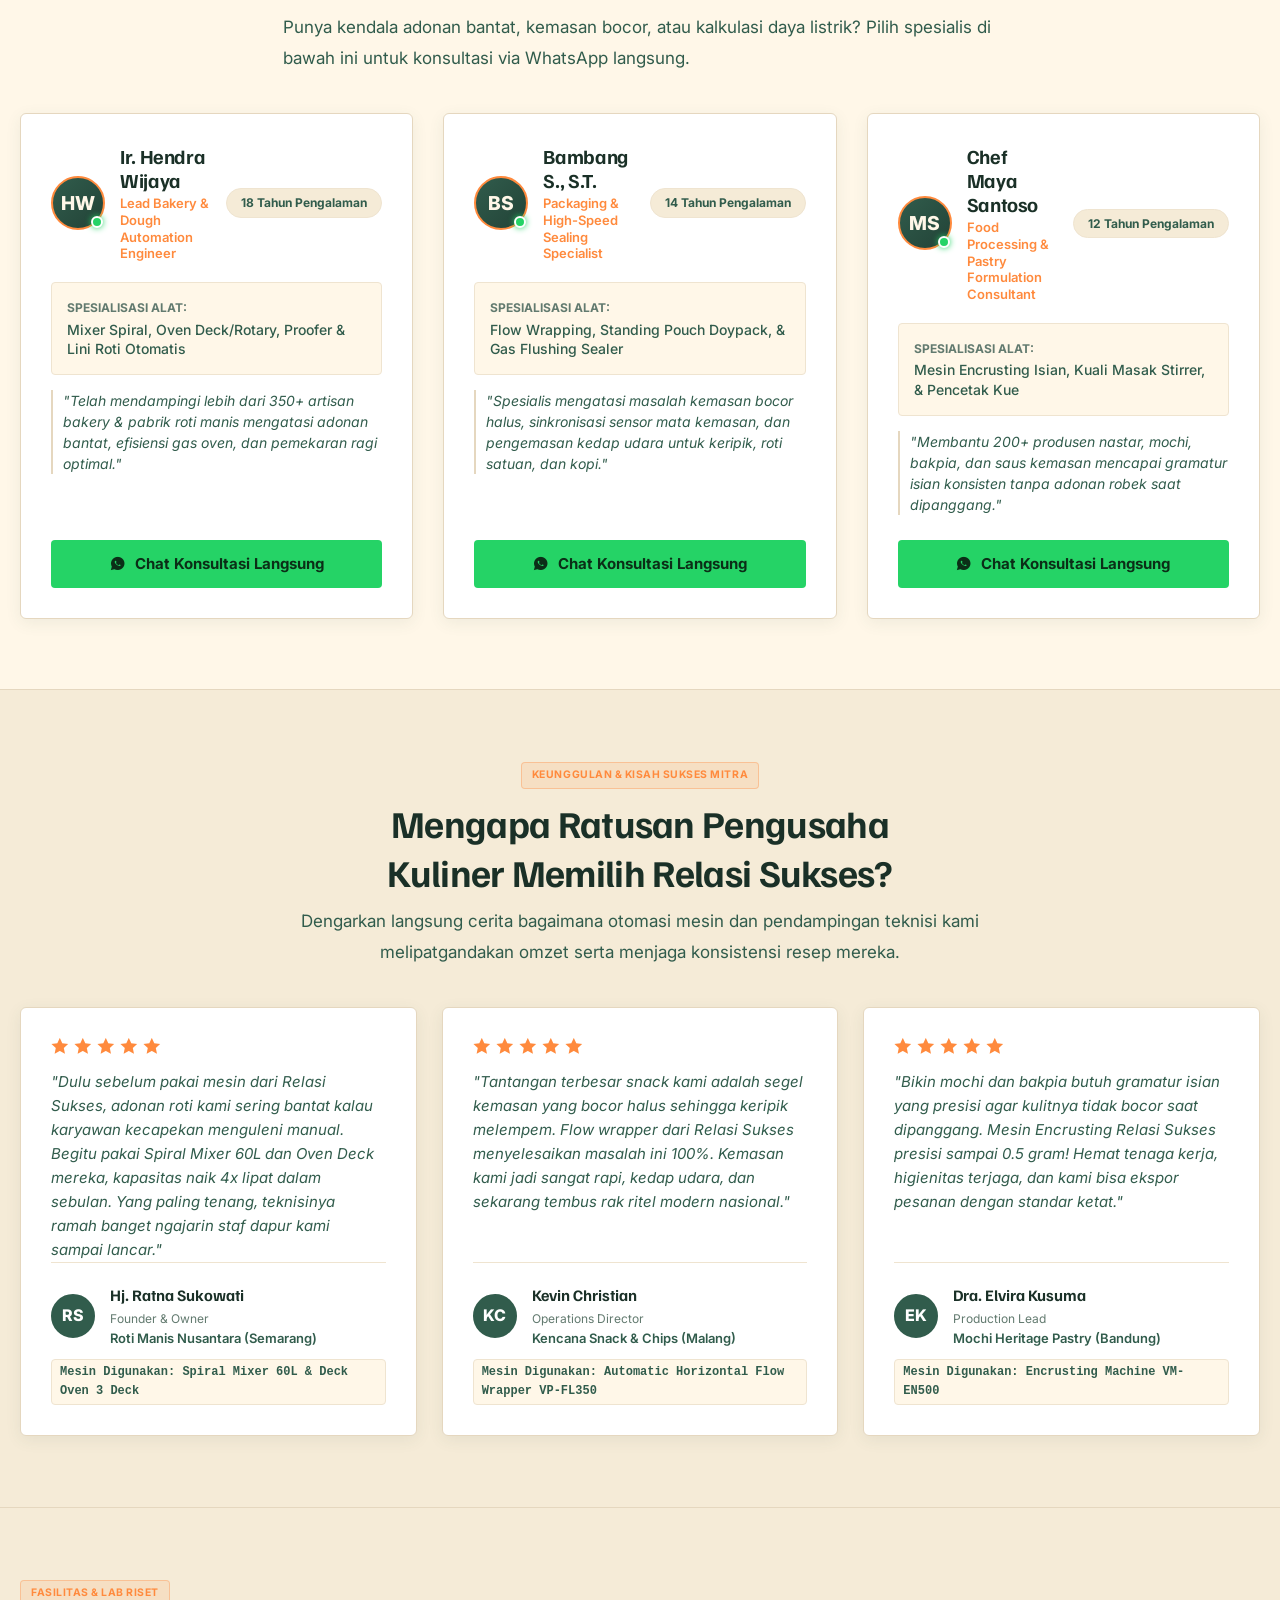
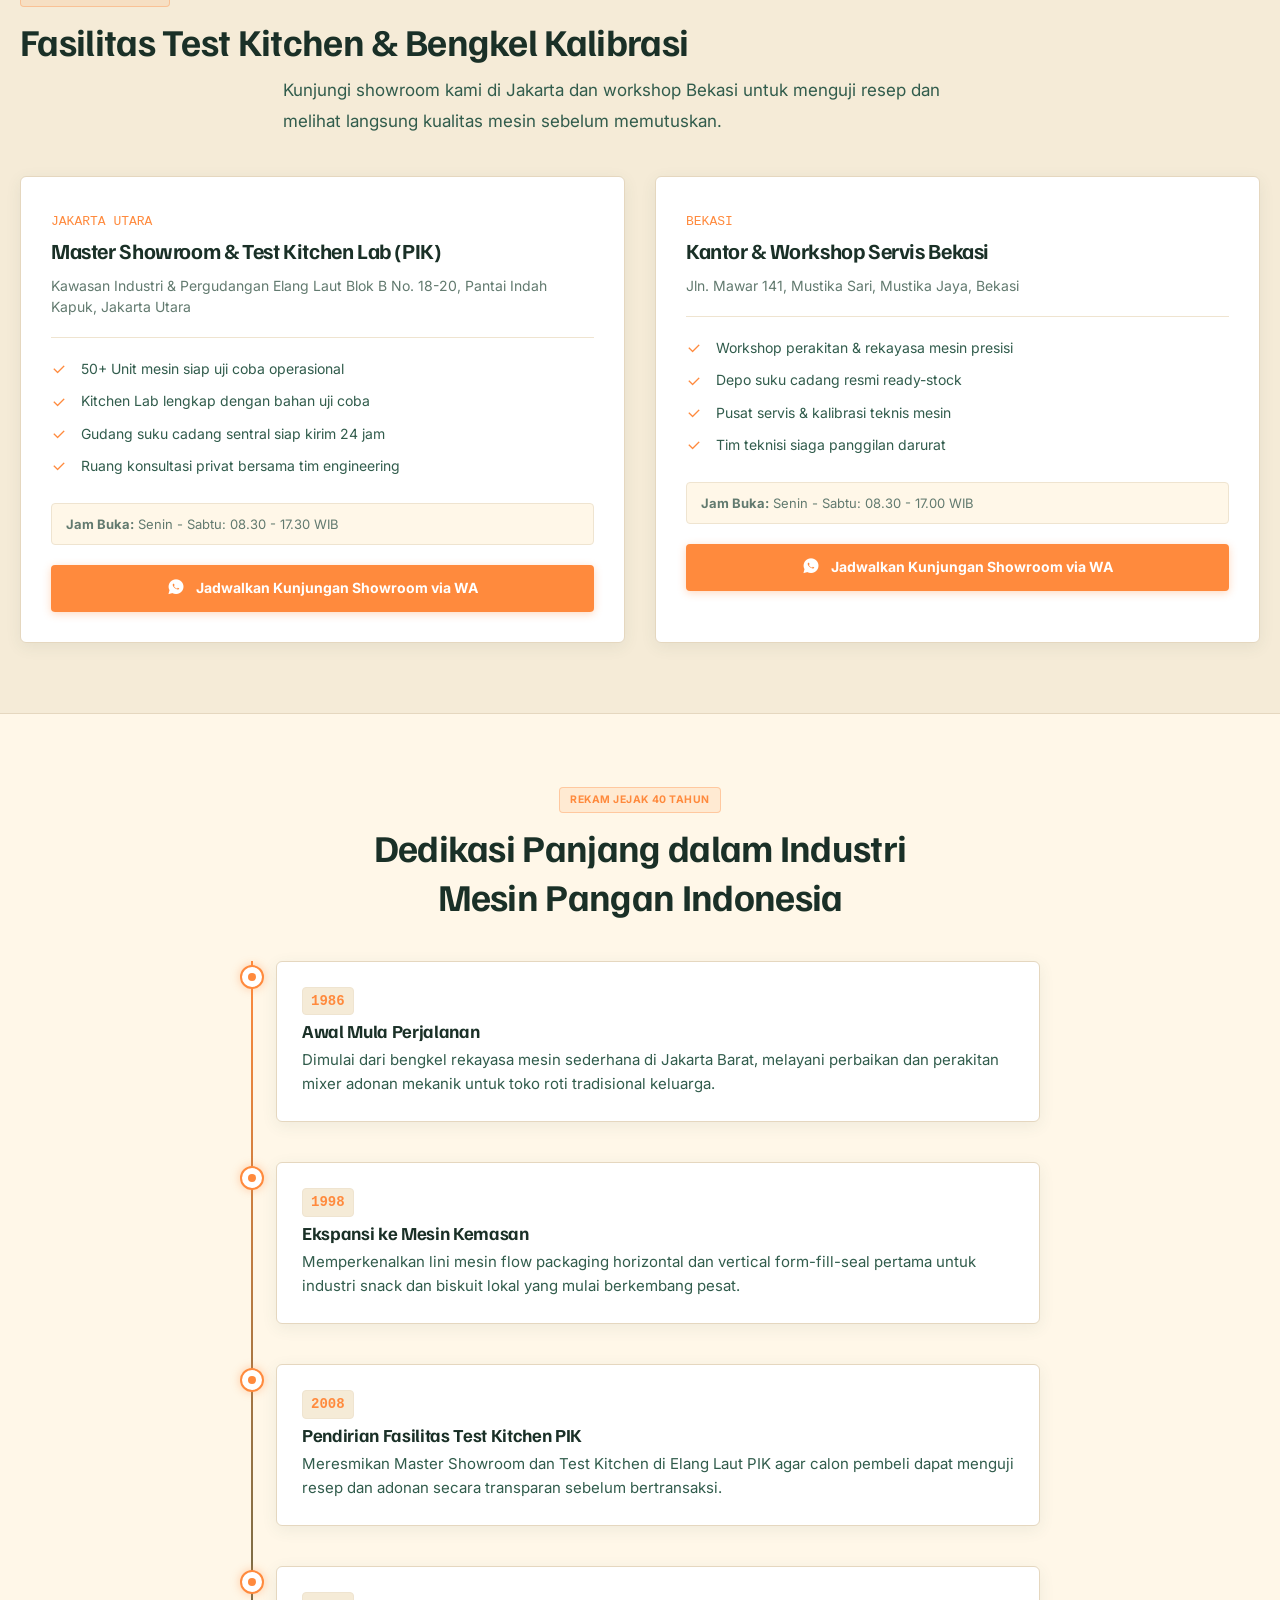
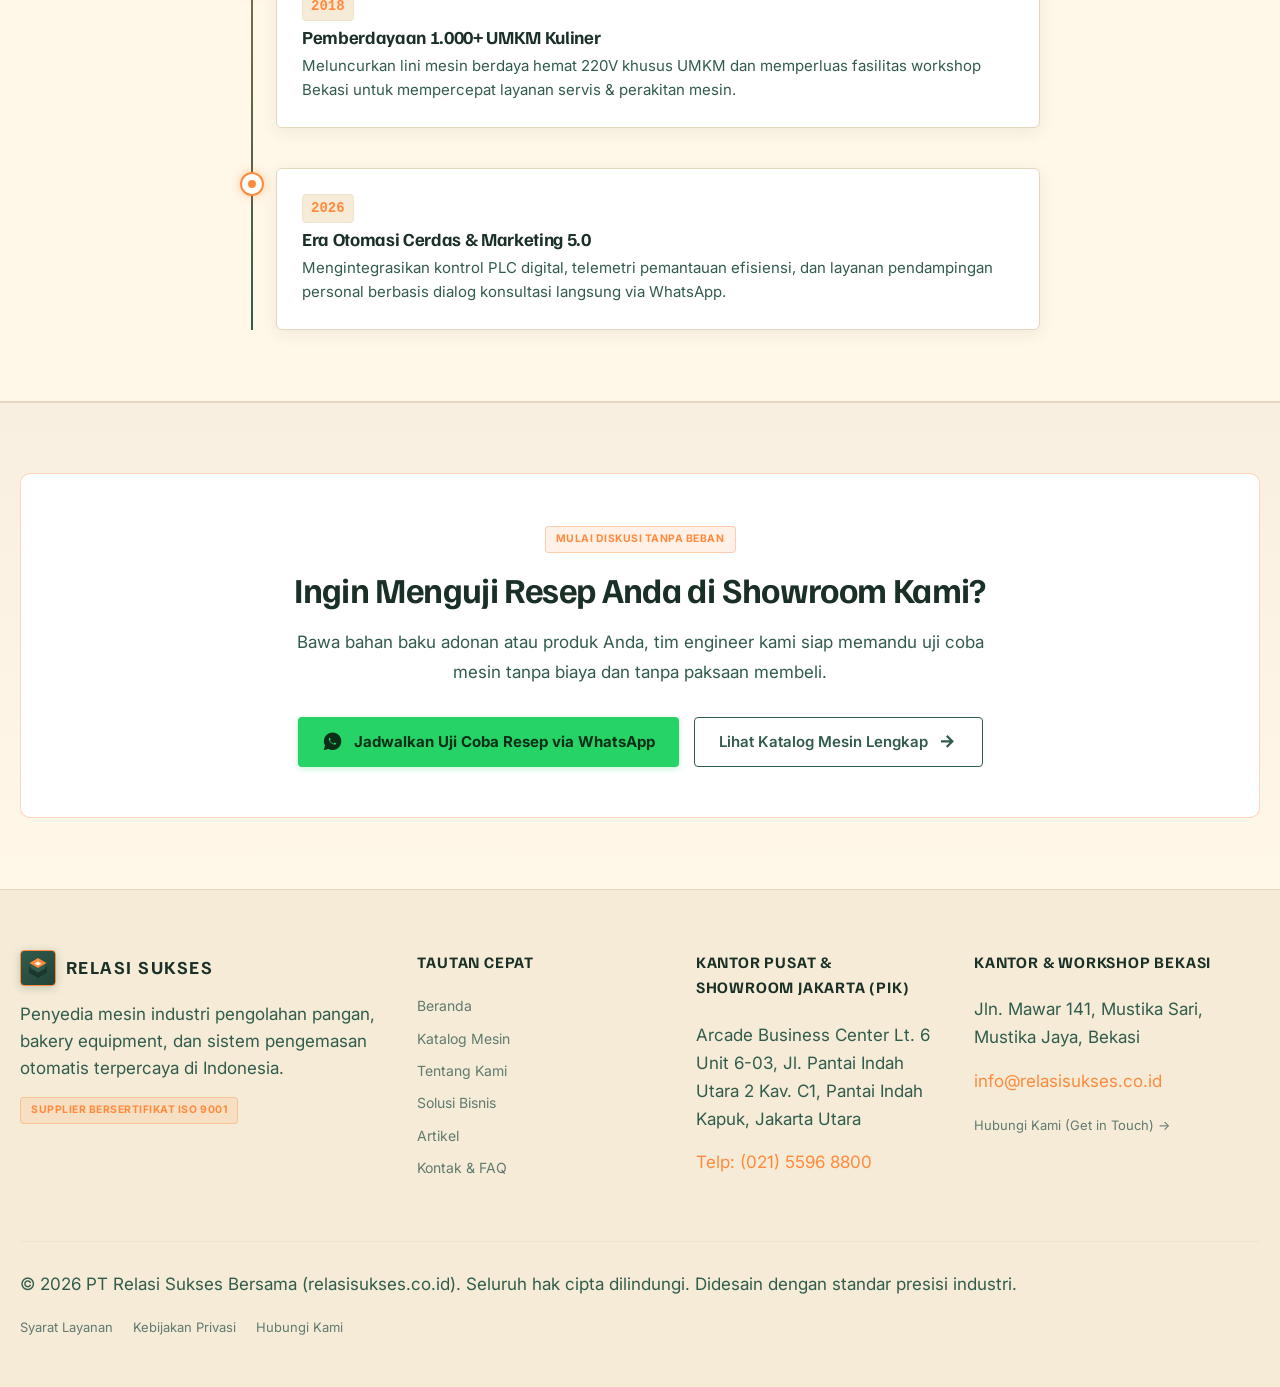
<file: about.html>
<!DOCTYPE html>
<html lang="id">
<head>
  <meta charset="UTF-8">
  <meta http-equiv="X-UA-Compatible" content="IE=edge">
  <meta name="viewport" content="width=device-width, initial-scale=1.0">
  <title>Tentang Kami &amp; Filosofi Kemitraan - Relasi Sukses</title>
  <meta name="description" content="Kenali filosofi kemitraan PT Relasi Sukses Bersama (relasisukses.co.id), direktori tim sales engineer &amp; konsultan kuliner kami, fasilitas test kitchen lab di Jakarta &amp; workshop Bekasi, serta rekam jejak puluhan tahun mendampingi industri pangan Indonesia.">
  <link rel="canonical" href="https://relasisukses.co.id/about.html">
  <link rel="alternate" hreflang="id" href="https://relasisukses.co.id/about.html">
  <link rel="alternate" hreflang="x-default" href="https://relasisukses.co.id/about.html">

  <!-- Open Graph -->
  <meta property="og:type" content="article">
  <meta property="og:site_name" content="Relasi Sukses">
  <meta property="og:locale" content="id_ID">
  <meta property="og:title" content="Tentang Kami & Filosofi Kemitraan - Relasi Sukses">
  <meta property="og:description" content="Mendampingi industri pangan Indonesia sejak 1986 dengan prinsip otomasi berkeadilan, test kitchen lab nyata, dan teknisi siap siaga se-Indonesia.">
  <meta property="og:url" content="https://relasisukses.co.id/about.html">
  <meta property="og:image" content="https://relasisukses.co.id/images/og-about.jpg">

  <!-- Twitter Card -->
  <meta name="twitter:card" content="summary_large_image">
  <meta name="twitter:title" content="Tentang Kami & Rekam Jejak - Relasi Sukses">
  <meta name="twitter:description" content="Profil perusahaan, tim konsultan sales engineering, dan showroom fasilitas uji coba mesin PT Relasi Sukses Bersama.">
  <meta name="twitter:image" content="https://relasisukses.co.id/images/og-about.jpg">

  <!-- Favicon Suite -->
  <link rel="icon" type="image/svg+xml" href="favicon.svg">
  <link rel="alternate icon" href="favicon.ico">
  <link rel="apple-touch-icon" href="images/apple-touch-icon.png">

  <!-- Google Fonts for High-Craft Industrial Typography -->
  <link rel="preconnect" href="https://fonts.googleapis.com">
  <link rel="preconnect" href="https://fonts.gstatic.com" crossorigin>
  <link href="https://fonts.googleapis.com/css2?family=Familjen+Grotesk:wght@500;700;800&family=Inter:wght@400;500;600;700&display=swap" rel="stylesheet">

  <!-- Stylesheets -->
  <link rel="stylesheet" href="css/tokens.css?v=20261021">
  <link rel="stylesheet" href="css/remixicon/remixicon.css">
  <link rel="stylesheet" href="css/style.css?v=20261021">
  <link rel="stylesheet" href="css/about.css?v=20261021">
  <link rel="stylesheet" href="css/whatsapp-widget.css?v=20261021">

  <!-- Schema.org Structured Data: AboutPage & Breadcrumbs -->
  <script type="application/ld+json">
  [
    {
      "@context": "https://schema.org",
      "@type": "AboutPage",
      "@id": "https://relasisukses.co.id/about.html#webpage",
      "url": "https://relasisukses.co.id/about.html",
      "name": "Tentang Kami & Filosofi Kemitraan - Relasi Sukses",
      "description": "Profil PT Relasi Sukses Bersama, nilai kemitraan, tim ahli, dan fasilitas workshop lab.",
      "isPartOf": {
        "@id": "https://relasisukses.co.id/#website"
      },
      "about": {
        "@id": "https://relasisukses.co.id/#organization"
      },
      "breadcrumb": {
        "@type": "BreadcrumbList",
        "itemListElement": [
          {
            "@type": "ListItem",
            "position": 1,
            "name": "Beranda",
            "item": "https://relasisukses.co.id/"
          },
          {
            "@type": "ListItem",
            "position": 2,
            "name": "Tentang Kami",
            "item": "https://relasisukses.co.id/about.html"
          }
        ]
      }
    }
  ]
  </script>
</head>
<body>

  <!-- Top Announcement Bar -->
  <aside class="top-announcement" aria-label="Announcement">
    <div class="container announcement-inner">
      <div class="status-indicator">
        <span class="status-dot"></span>
        <span id="top-announcement-text">Gudang Sparepart Sentral &amp; Teknisi Siaga Se-Indonesia | Showroom Jakarta &amp; Workshop Bekasi</span>
      </div>
      <div style="display: flex; gap: 15px; align-items: center;">
        <span><span id="top-hotline-label">Hotline Engineering:</span> <strong>+62 812-9525-4747</strong></span>
      </div>
    </div>
  </aside>

  <!-- Site Header -->
  <header class="site-header">
    <div class="container header-main">
      <a href="index.html" class="brand-logo" aria-label="Relasi Sukses Homepage">
        <div class="logo-symbol">
          <svg viewBox="0 0 48 48" fill="none" width="28" height="28">
            <path d="M24 44L6 33.6V20.8L24 31.2L42 20.8V33.6L24 44Z" fill="#1B382E" />
            <path d="M24 33L10 24.8V14L24 22.2L38 14V24.8L24 33Z" fill="#315C4C" />
            <path d="M24 4L7 14L24 23.8L41 14L24 4Z" fill="#FF8A3D" />
            <polygon points="24,11 31,15 24,19 17,15" fill="#FFF7E8" />
          </svg>
        </div>
        <div class="logo-text">
          <span class="logo-title">RELASI SUKSES</span>
          <span class="logo-subtitle" id="nav-brand-tag">Industrial Machinery &amp; Automation</span>
        </div>
      </a>

      <!-- Desktop Navigation Menu -->
      <nav aria-label="Main Navigation">
        <ul class="nav-menu" id="nav-menu">
          <li><a href="index.html#home" class="nav-link" id="nav-link-home">Beranda</a></li>
          <li><a href="products.html" class="nav-link" id="nav-link-showcase">Katalog Mesin</a></li>
          <li><a href="about.html" class="nav-link active" id="nav-link-about">Tentang Kami</a></li>
          <li><a href="solutions.html" class="nav-link" id="nav-link-solutions">Solusi Bisnis</a></li>
          <li><a href="articles.html" class="nav-link" id="nav-link-articles">Artikel</a></li>
          <li><a href="contact.html" class="nav-link" id="nav-link-contact">Kontak &amp; FAQ</a></li>
        </ul>
      </nav>

      <!-- Language Switcher & Quick Contact Action -->
      <div class="header-actions">
        <div class="lang-toggle" role="group" aria-label="Language selection">
          <button type="button" class="lang-btn active" data-lang="id" aria-label="Switch to Indonesian">ID</button>
          <button type="button" class="lang-btn" data-lang="en" aria-label="Switch to English">EN</button>
        </div>

        <a id="nav-wa-btn" href="#" target="_blank" rel="noopener" class="btn btn-wa btn-sm">
          <i class="ri-whatsapp-line"></i>
          <span id="nav-wa-text">Chat Sales Engineer</span>
        </a>

        <button type="button" class="mobile-menu-btn" id="mobile-menu-btn" aria-label="Open mobile menu">
          <i class="ri-menu-line" style="font-size: 1.5rem;"></i>
        </button>
      </div>
    </div>
  </header>

  <!-- Breadcrumb Bar -->
  <nav class="showcase-breadcrumb-bar" aria-label="Breadcrumb navigation">
    <div class="container">
      <ul class="breadcrumb-list" id="about-breadcrumbs">
        <li><a href="index.html" id="bc-home">Beranda</a></li>
        <li class="separator">/</li>
        <li class="current" id="bc-current">Tentang Kami &amp; Filosofi Kemitraan</li>
      </ul>
    </div>
  </nav>

  <main>
    <!-- ============================================================
         1. HERO MANIFESTO SECTION (MARKETING 5.0)
         ============================================================ -->
    <section class="about-hero-section" aria-labelledby="manifesto-title">
      <div class="container">
        <div class="about-manifesto-box">
          <span class="badge-tag badge-gold" id="manifesto-badge">Filosofi Kemitraan // Marketing 5.0</span>
          <h1 class="manifesto-title" id="manifesto-title">Mesin yang Memanusiakan Alur Kerja, Bukan Menggantikan Sentuhan Rasa</h1>
          <p class="manifesto-lead" id="manifesto-lead">Di era otomasi modern, kami meyakini bahwa teknologi industri pangan terbaik bukanlah yang rumit, melainkan yang membebaskan pengusaha kuliner dari kelelahan fisik repetitif agar bisa fokus berkreasi, menjaga konsistensi resep, dan melipatgandakan omzet dengan tenang.</p>

          <div class="about-stats-grid" id="manifesto-stats-grid">
            <!-- Dynamically populated by about-page.js -->
          </div>
        </div>
      </div>
    </section>

    <!-- ============================================================
         2. 4 PILLARS OF HUMAN-CENTERED PARTNERSHIP
         ============================================================ -->
    <section class="section-padding pillars-section" aria-labelledby="pillars-title">
      <div class="container">
        <div class="section-header-block" style="text-align: center; max-width: 760px; margin: 0 auto;">
          <span class="badge-tag badge-gold" id="pillars-badge">4 Komitmen Inti Relasi Sukses</span>
          <h2 class="section-heading" id="pillars-title" style="margin-top: 10px;">Bukan Sekadar Jual Mesin, Kami Partner Pertumbuhan Bisnis Anda</h2>
        </div>

        <div class="pillars-grid" id="pillars-grid">
          <!-- Dynamically populated by about-page.js -->
        </div>
      </div>
    </section>

    <!-- ============================================================
         3. INTERACTIVE SPECIALIST DIRECTORY (DIREKTORI AHLI)
         ============================================================ -->
    <section class="section-padding specialists-section" aria-labelledby="specialists-title">
      <div class="container">
        <div class="section-header-block">
          <span class="badge-tag badge-blue" id="specialists-badge">Konsultasi Teknis Langsung</span>
          <h2 class="section-heading" id="specialists-title" style="margin-top: 10px;">Kenali Tim Sales Engineer &amp; Konsultan Kuliner Kami</h2>
          <p class="section-subheading" id="specialists-subtitle">Menghadapi tantangan adonan bantat, kemasan bocor halus, atau daya listrik pabrik? Konsultasikan langsung dengan spesialis bidangnya melalui WhatsApp tanpa biaya.</p>
        </div>

        <div class="specialists-grid" id="specialists-grid">
          <!-- Dynamically populated by about-page.js -->
        </div>
      </div>
    </section>

    <!-- ============================================================
         4. WHY US / PARTNER SUCCESS STORIES & TESTIMONIALS
         ============================================================ -->
    <section class="section-padding whyus-section" id="whyus" aria-labelledby="whyus-title">
      <div class="container">
        <div class="section-header-block" style="text-align: center; max-width: 760px; margin: 0 auto;">
          <span class="badge-tag badge-gold" id="whyus-badge">Keunggulan &amp; Kisah Sukses Mitra</span>
          <h2 class="section-heading" id="whyus-title" style="margin-top: 10px;">Mengapa Ratusan Pengusaha Kuliner Memilih Relasi Sukses?</h2>
          <p class="section-subheading" id="whyus-subtitle">Dengarkan langsung cerita bagaimana otomasi mesin dan pendampingan teknisi kami melipatgandakan omzet serta menjaga konsistensi resep mereka.</p>
        </div>

        <div class="whyus-testimonials-grid" id="whyus-testimonials-grid">
          <!-- Dynamically populated by about-page.js -->
        </div>
      </div>
    </section>

    <!-- ============================================================
         5. LAB & SHOWROOM FACILITIES
         ============================================================ -->
    <section class="section-padding facilities-section" aria-labelledby="facilities-title">
      <div class="container">
        <div class="section-header-block">
          <span class="badge-tag badge-gold" id="facilities-badge">Fasilitas &amp; Lab Riset</span>
          <h2 class="section-heading" id="facilities-title" style="margin-top: 10px;">Test Kitchen Laboratories &amp; Bengkel Kalibrasi</h2>
          <p class="section-subheading" id="facilities-subtitle">Kunjungi showroom kami di Jakarta dan workshop Bekasi untuk menguji resep dan melihat langsung kualitas mesin sebelum memutuskan.</p>
        </div>

        <div class="facilities-grid" id="facilities-grid">
          <!-- Dynamically populated by about-page.js -->
        </div>
      </div>
    </section>

    <!-- ============================================================
         5. 40-YEAR MILESTONE TIMELINE (1986 - 2026)
         ============================================================ -->
    <section class="section-padding timeline-section" aria-labelledby="milestones-title">
      <div class="container">
        <div class="section-header-block" style="text-align: center; max-width: 760px; margin: 0 auto;">
          <span class="badge-tag badge-gold" id="milestones-badge">Rekam Jejak 40 Tahun</span>
          <h2 class="section-heading" id="milestones-title" style="margin-top: 10px;">Dedikasi Panjang dalam Industri Mesin Pangan Indonesia</h2>
        </div>

        <div class="timeline-track" id="timeline-track">
          <!-- Dynamically populated by about-page.js -->
        </div>
      </div>
    </section>

    <!-- ============================================================
         6. CASUAL CTA BANNER (MARKETING 5.0 DIALOGUE)
         ============================================================ -->
    <section class="section-padding cta-section" id="about-cta-section" style="background: linear-gradient(180deg, #F8EFE0 0%, var(--bg-page) 100%); border-top: 1px solid var(--border-light);">
      <div class="container">
        <div class="cta-banner-card" style="background: var(--bg-surface); border: 1px solid var(--accent-gold-border); border-radius: var(--radius-lg); padding: 50px 40px; text-align: center; box-shadow: var(--shadow-modal);">
          <span class="badge-tag badge-gold" id="cta-badge">Mulai Diskusi Tanpa Beban</span>
          <h2 class="section-heading" id="cta-title" style="margin-top: 14px; margin-bottom: 15px; font-size: 2.2rem;">Ingin Menguji Resep Anda di Showroom Kami?</h2>
          <p class="section-subheading" id="cta-desc" style="max-width: 700px; margin: 0 auto 30px auto;">Bawa bahan baku adonan atau produk Anda, tim engineer kami siap memandu uji coba mesin tanpa biaya dan tanpa paksaan membeli.</p>

          <div style="display: flex; gap: 15px; justify-content: center; flex-wrap: wrap;">
            <a id="cta-wa-btn" href="#" target="_blank" rel="noopener" class="btn btn-wa btn-lg">
              <i class="ri-whatsapp-fill" style="font-size: 1.25rem;"></i>
              <span id="cta-wa-text">Jadwalkan Uji Coba Resep via WhatsApp</span>
            </a>
            <a id="cta-catalog-btn" href="products.html" class="btn btn-ghost btn-lg">
              <span id="cta-catalog-text">Lihat Katalog Mesin Lengkap</span>
              <i class="ri-arrow-right-line"></i>
            </a>
          </div>
        </div>
      </div>
    </section>
  </main>

  <!-- Site Footer -->
  <footer class="site-footer">
    <div class="container">
      <div class="footer-grid">
        <div>
          <div style="display: flex; align-items: center; gap: 10px; margin-bottom: 15px;">
            <div class="logo-symbol" style="width: 36px; height: 36px;">
              <svg viewBox="0 0 48 48" fill="none" width="24" height="24">
                <path d="M24 44L6 33.6V20.8L24 31.2L42 20.8V33.6L24 44Z" fill="#1B382E" />
                <path d="M24 33L10 24.8V14L24 22.2L38 14V24.8L24 33Z" fill="#315C4C" />
                <path d="M24 4L7 14L24 23.8L41 14L24 4Z" fill="#FF8A3D" />
                <polygon points="24,11 31,15 24,19 17,15" fill="#FFF7E8" />
              </svg>
            </div>
            <span class="logo-title" style="font-size: 1.15rem;">RELASI SUKSES</span>
          </div>
          <p id="footer-about-text" style="line-height: 1.6; margin-bottom: 15px;">PT Relasi Sukses Bersama - Penyedia mesin industri pengolahan pangan, bakery equipment, dan sistem pengemasan otomatis terpercaya di Indonesia.</p>
          <span class="badge-tag badge-gold" id="footer-badge-iso">ISO 9001 Certified Supplier</span>
        </div>

        <div>
          <div class="footer-col-title" id="footer-quicklinks-title">Tautan Cepat</div>
          <ul class="footer-links-list">
            <li><a href="index.html#home" id="footer-link-home">Beranda</a></li>
            <li><a href="products.html" id="footer-link-showcase">Katalog Mesin</a></li>
            <li><a href="about.html" id="footer-link-about">Tentang Kami</a></li>
            <li><a href="solutions.html" id="footer-link-solutions">Solusi Bisnis</a></li>
            <li><a href="articles.html" id="footer-link-articles">Artikel</a></li>
            <li><a href="contact.html" id="footer-link-contact">Kontak &amp; FAQ</a></li>
          </ul>
        </div>

        <div>
          <div class="footer-col-title" id="footer-head-title">Showroom Jakarta</div>
          <div class="footer-address-block">
            <p id="footer-head-addr">Arcade Business Center Lt. 6 Unit 6-03, Pantai Indah Kapuk (PIK), Jakarta Utara 14460</p>
            <p style="margin-top: 5px; color: var(--accent-gold);">Telp: (021) 5596 8800</p>
          </div>
        </div>

        <div>
          <div class="footer-col-title" id="footer-branch-title">Kantor &amp; Workshop Bekasi</div>
          <div class="footer-address-block">
            <p id="footer-branch-addr">Jln. Mawar 141, Mustika Sari, Mustika Jaya, Bekasi</p>
            <p style="margin-top: 5px;"><a href="mailto:info@relasisukses.co.id" style="color: var(--accent-gold);">info@relasisukses.co.id</a></p>
            <p style="margin-top: 5px;"><a href="https://relasisukses.co.id/get-in-touch/" style="color: var(--text-muted); font-size: 0.8125rem;">Hubungi Kami (Get in Touch) &rarr;</a></p>
          </div>
        </div>
      </div>

      <div class="footer-bottom-bar">
        <p id="footer-legal-notice">© 2026 PT Relasi Sukses Bersama (relasisukses.co.id). Seluruh hak cipta dilindungi. Didesain dengan standar presisi industri.</p>
        <div class="footer-legal-links">
          <a href="terms.html" class="text-muted" style="font-size: 0.8125rem;" id="footer-terms-link">Syarat Layanan</a>
          <a href="privacy.html" class="text-muted" style="font-size: 0.8125rem;" id="footer-privacy-link">Kebijakan Privasi</a>
          <a href="contact.html" class="text-muted" style="font-size: 0.8125rem;" id="footer-getintouch-link">Hubungi Kami</a>
        </div>
      </div>
    </div>
  </footer>

  <!-- Chatura-Standard Floating WhatsApp Widget -->
  <div class="wa-widget" id="waWidget"></div>

  <!-- Navigation & Application Controller Modules -->
  <script src="js/nav.js"></script>
  <script type="module" src="js/about-page.js?v=5"></script>
</body>
</html>
</file>
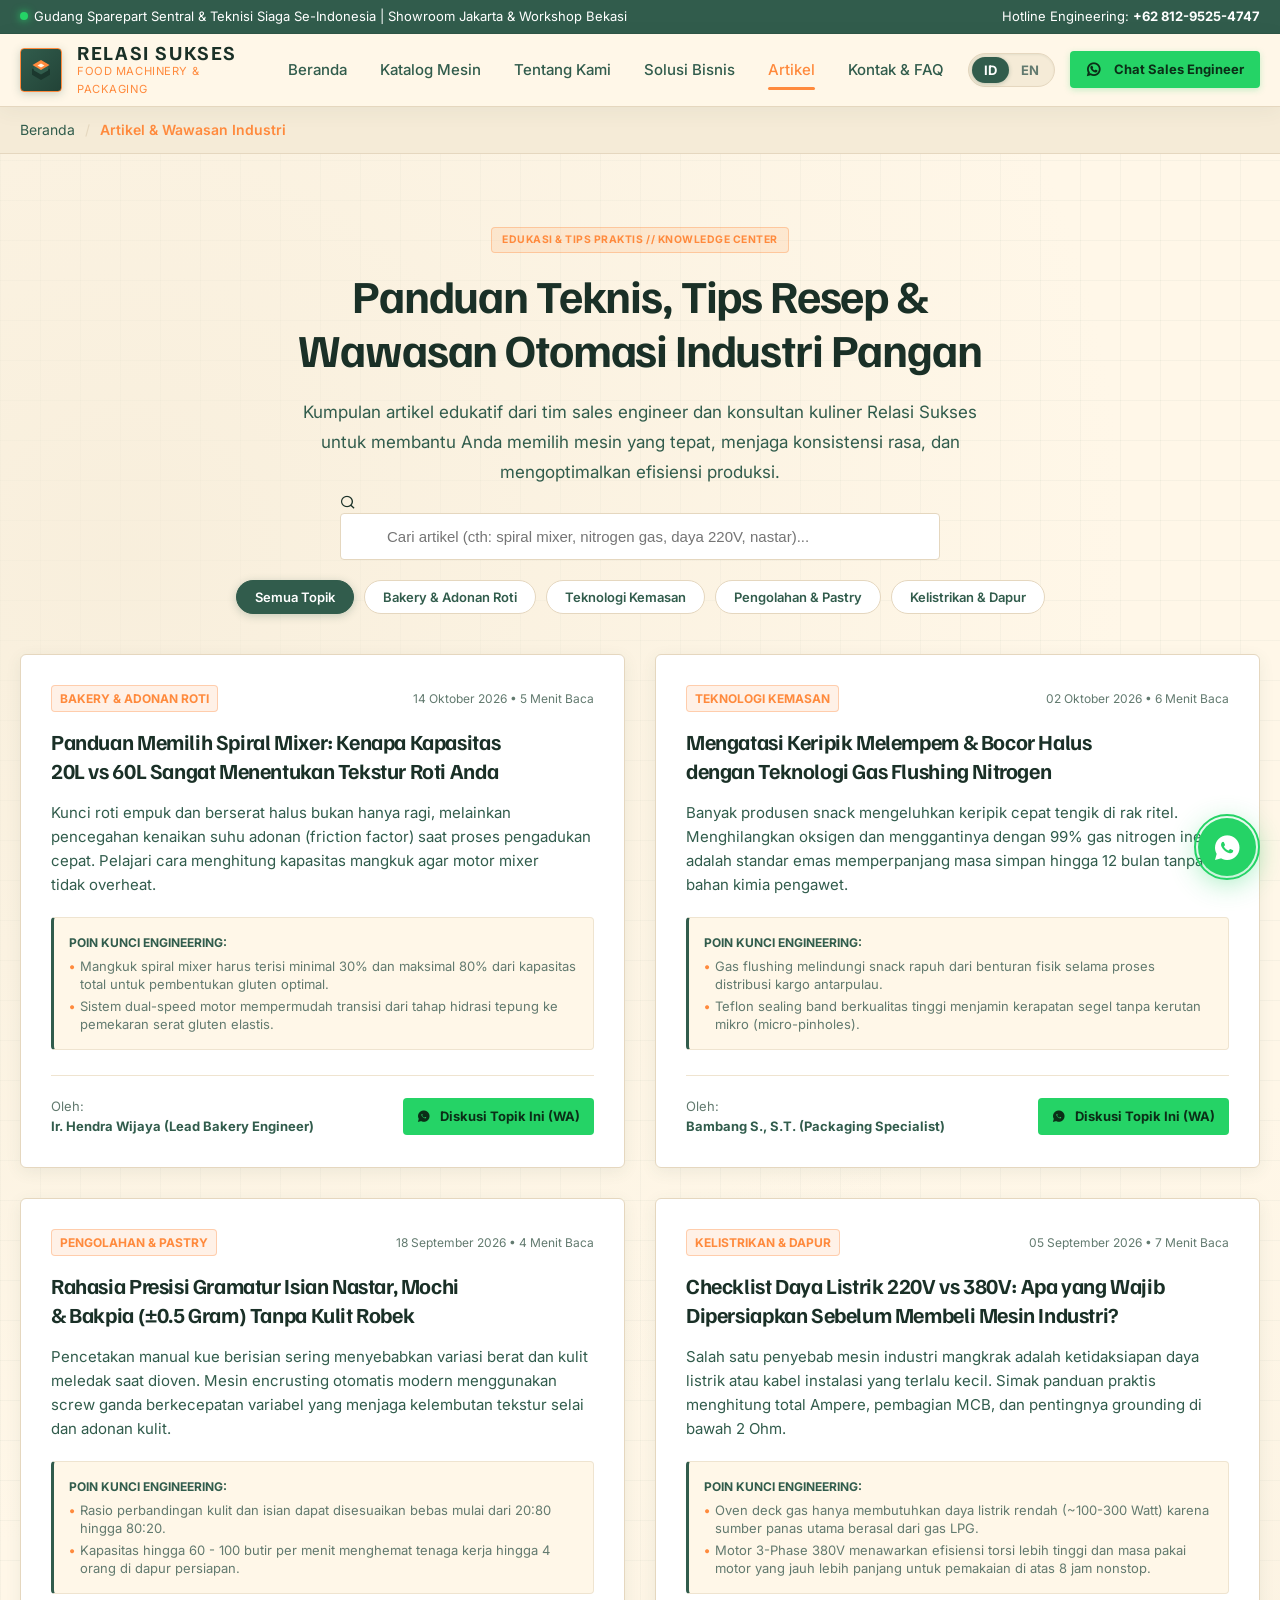
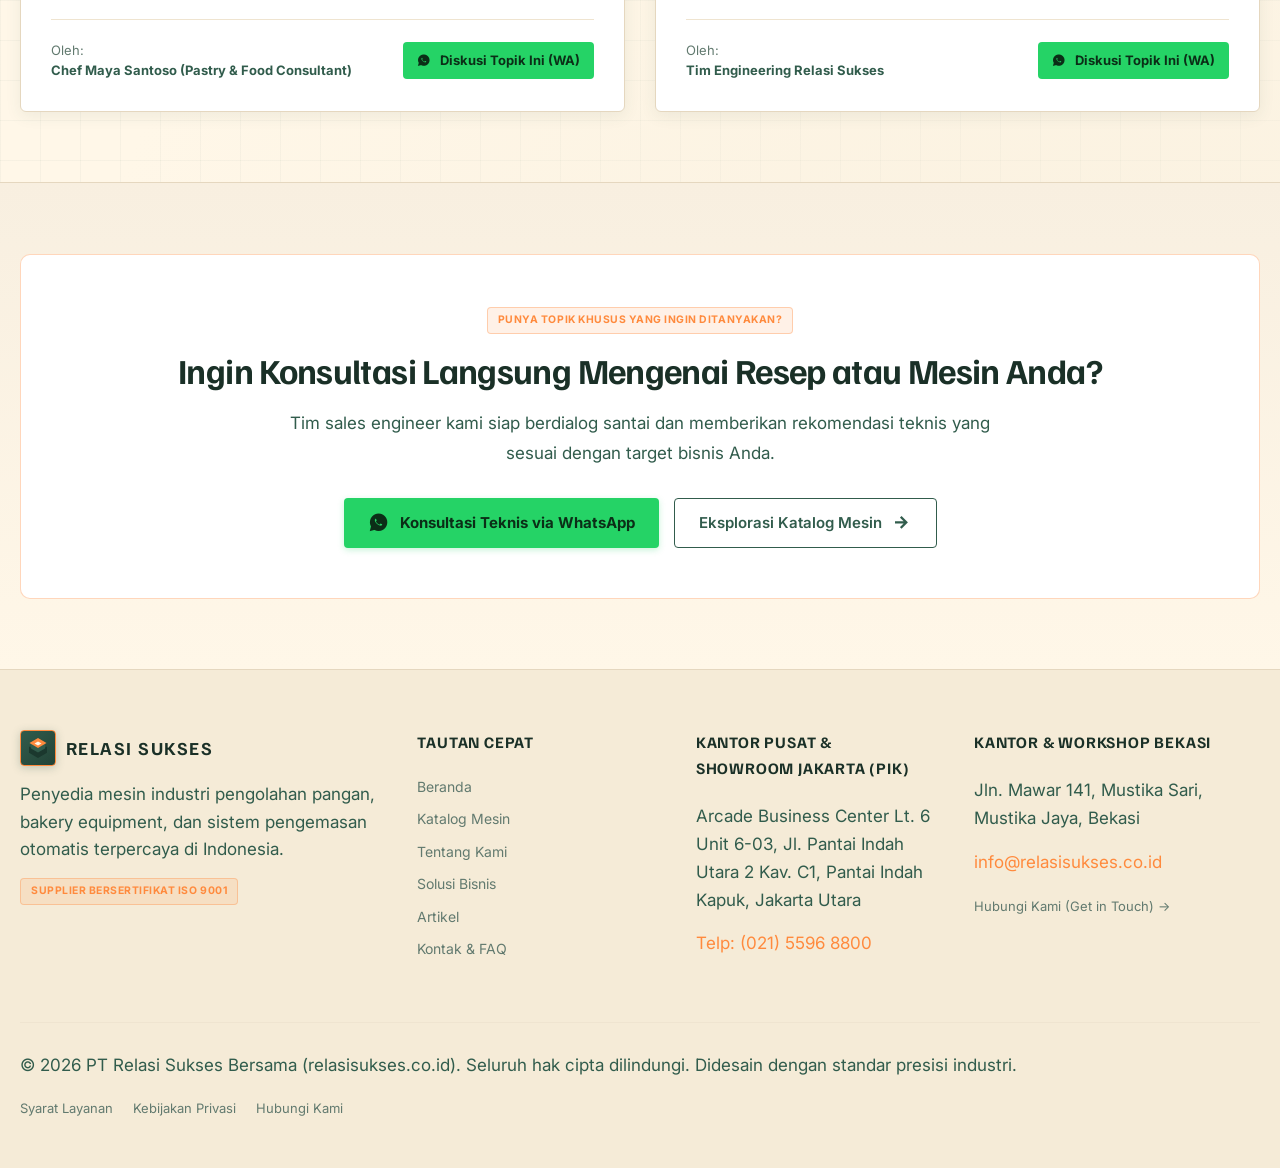
<file: articles.html>
<!DOCTYPE html>
<html lang="id">
<head>
  <meta charset="UTF-8">
  <meta http-equiv="X-UA-Compatible" content="IE=edge">
  <meta name="viewport" content="width=device-width, initial-scale=1.0">
  <title>Artikel &amp; Wawasan Industri - Relasi Sukses</title>
  <meta name="description" content="Kumpulan panduan teknis, tips kapasitas adonan bakery, teknologi segel kemasan gas flushing, dan checklist daya listrik dari sales engineer PT Relasi Sukses Bersama (relasisukses.co.id).">
  <link rel="canonical" href="https://relasisukses.co.id/articles.html">
  <link rel="alternate" hreflang="id" href="https://relasisukses.co.id/articles.html">
  <link rel="alternate" hreflang="x-default" href="https://relasisukses.co.id/articles.html">

  <!-- Open Graph -->
  <meta property="og:type" content="blog">
  <meta property="og:site_name" content="Relasi Sukses">
  <meta property="og:locale" content="id_ID">
  <meta property="og:title" content="Artikel & Wawasan Industri Mesin Pangan - Relasi Sukses">
  <meta property="og:description" content="Edukasi teknis seputar formulasi resep, pemeliharaan mesin bakery, standar kemasan food-grade, dan efisiensi operasional pabrik makanan.">
  <meta property="og:url" content="https://relasisukses.co.id/articles.html">
  <meta property="og:image" content="https://relasisukses.co.id/images/og-articles.jpg">

  <!-- Twitter Card -->
  <meta name="twitter:card" content="summary_large_image">
  <meta name="twitter:title" content="Artikel & Edukasi Industri Pangan - Relasi Sukses">
  <meta name="twitter:description" content="Panduan teknis dan tips praktis otomasi mesin kuliner dari PT Relasi Sukses Bersama.">
  <meta name="twitter:image" content="https://relasisukses.co.id/images/og-articles.jpg">

  <!-- Favicon Suite -->
  <link rel="icon" type="image/svg+xml" href="favicon.svg">
  <link rel="alternate icon" href="favicon.ico">
  <link rel="apple-touch-icon" href="images/apple-touch-icon.png">

  <!-- Google Fonts for High-Craft Industrial Typography -->
  <link rel="preconnect" href="https://fonts.googleapis.com">
  <link rel="preconnect" href="https://fonts.gstatic.com" crossorigin>
  <link href="https://fonts.googleapis.com/css2?family=Familjen+Grotesk:wght@500;700;800&family=Inter:wght@400;500;600;700&display=swap" rel="stylesheet">

  <!-- Stylesheets -->
  <link rel="stylesheet" href="css/tokens.css?v=20261021">
  <link rel="stylesheet" href="css/remixicon/remixicon.css">
  <link rel="stylesheet" href="css/style.css?v=20261021">
  <link rel="stylesheet" href="css/articles.css?v=20261021">
  <link rel="stylesheet" href="css/whatsapp-widget.css?v=20261021">

  <!-- Schema.org Structured Data: Blog & BreadcrumbList -->
  <script type="application/ld+json">
  [
    {
      "@context": "https://schema.org",
      "@type": "Blog",
      "@id": "https://relasisukses.co.id/articles.html#blog",
      "url": "https://relasisukses.co.id/articles.html",
      "name": "Artikel & Wawasan Industri Pangan - Relasi Sukses",
      "description": "Pusat edukasi teknis pemilihan mesin, formula adonan bakery, dan standar pengemasan higienis.",
      "publisher": {
        "@id": "https://relasisukses.co.id/#organization"
      },
      "breadcrumb": {
        "@type": "BreadcrumbList",
        "itemListElement": [
          {
            "@type": "ListItem",
            "position": 1,
            "name": "Beranda",
            "item": "https://relasisukses.co.id/"
          },
          {
            "@type": "ListItem",
            "position": 2,
            "name": "Artikel & Wawasan",
            "item": "https://relasisukses.co.id/articles.html"
          }
        ]
      }
    }
  ]
  </script>
</head>
<body>

  <!-- Top Announcement Bar -->
  <aside class="top-announcement" aria-label="Announcement">
    <div class="container announcement-inner">
      <div class="status-indicator">
        <span class="status-dot"></span>
        <span id="top-announcement-text">Gudang Sparepart Sentral &amp; Teknisi Siaga Se-Indonesia | Showroom Jakarta &amp; Workshop Bekasi</span>
      </div>
      <div style="display: flex; gap: 15px; align-items: center;">
        <span><span id="top-hotline-label">Hotline Engineering:</span> <strong>+62 812-9525-4747</strong></span>
      </div>
    </div>
  </aside>

  <!-- Site Header -->
  <header class="site-header">
    <div class="container header-main">
      <a href="index.html" class="brand-logo" aria-label="Relasi Sukses Homepage">
        <div class="logo-symbol">
          <svg viewBox="0 0 48 48" fill="none" width="28" height="28">
            <path d="M24 44L6 33.6V20.8L24 31.2L42 20.8V33.6L24 44Z" fill="#1B382E" />
            <path d="M24 33L10 24.8V14L24 22.2L38 14V24.8L24 33Z" fill="#315C4C" />
            <path d="M24 4L7 14L24 23.8L41 14L24 4Z" fill="#FF8A3D" />
            <polygon points="24,11 31,15 24,19 17,15" fill="#FFF7E8" />
          </svg>
        </div>
        <div class="logo-text">
          <span class="logo-title">RELASI SUKSES</span>
          <span class="logo-subtitle" id="nav-brand-tag">Industrial Machinery &amp; Automation</span>
        </div>
      </a>

      <!-- Desktop Navigation Menu -->
      <nav aria-label="Main Navigation">
        <ul class="nav-menu" id="nav-menu">
          <li><a href="index.html#home" class="nav-link" id="nav-link-home">Beranda</a></li>
          <li><a href="products.html" class="nav-link" id="nav-link-showcase">Katalog Mesin</a></li>
          <li><a href="about.html" class="nav-link" id="nav-link-about">Tentang Kami</a></li>
          <li><a href="solutions.html" class="nav-link" id="nav-link-solutions">Solusi Bisnis</a></li>
          <li><a href="articles.html" class="nav-link active" id="nav-link-articles">Artikel</a></li>
          <li><a href="contact.html" class="nav-link" id="nav-link-contact">Kontak &amp; FAQ</a></li>
        </ul>
      </nav>

      <!-- Language Switcher & Quick Contact Action -->
      <div class="header-actions">
        <div class="lang-toggle" role="group" aria-label="Language selection">
          <button type="button" class="lang-btn active" data-lang="id" aria-label="Switch to Indonesian">ID</button>
          <button type="button" class="lang-btn" data-lang="en" aria-label="Switch to English">EN</button>
        </div>

        <a id="nav-wa-btn" href="#" target="_blank" rel="noopener" class="btn btn-wa btn-sm">
          <i class="ri-whatsapp-line"></i>
          <span id="nav-wa-text">Chat Sales Engineer</span>
        </a>

        <button type="button" class="mobile-menu-btn" id="mobile-menu-btn" aria-label="Open mobile menu">
          <i class="ri-menu-line" style="font-size: 1.5rem;"></i>
        </button>
      </div>
    </div>
  </header>

  <!-- Breadcrumb Bar -->
  <nav class="showcase-breadcrumb-bar" aria-label="Breadcrumb navigation">
    <div class="container">
      <ul class="breadcrumb-list" id="articles-breadcrumbs">
        <li><a href="index.html" id="bc-home">Beranda</a></li>
        <li class="separator">/</li>
        <li class="current" id="bc-current">Artikel &amp; Wawasan Industri</li>
      </ul>
    </div>
  </nav>

  <main class="container section-padding">
    <!-- ============================================================
         1. HERO SECTION
         ============================================================ -->
    <div class="articles-hero-box">
      <span class="badge-tag badge-gold" id="articles-badge">Edukasi &amp; Tips Praktis // Knowledge Center</span>
      <h1 class="articles-hero-title" id="articles-title">Panduan Teknis, Tips Resep &amp; Wawasan Otomasi Industri Pangan</h1>
      <p class="articles-hero-lead" id="articles-lead">Kumpulan artikel edukatif dari tim sales engineer dan konsultan kuliner Relasi Sukses untuk membantu Anda memilih mesin yang tepat, menjaga konsistensi rasa, dan mengoptimalkan efisiensi produksi.</p>
    </div>

    <!-- ============================================================
         2. FILTER PILLS & LIVE SEARCH
         ============================================================ -->
    <div class="articles-controls-bar">
      <!-- Search Input -->
      <div class="articles-search-wrapper">
        <i class="ri-search-line"></i>
        <input type="text" id="articles-search-input" class="articles-search-input" placeholder="Cari artikel (cth: spiral mixer, nitrogen gas, daya 220V, nastar)..." aria-label="Search articles">
      </div>

      <!-- Category Filter Pills -->
      <div class="articles-pills-row" id="articles-pills-row">
        <!-- Dynamically populated by articles-page.js -->
      </div>
    </div>

    <!-- ============================================================
         3. ARTICLES GRID
         ============================================================ -->
    <div class="articles-grid" id="articles-grid">
      <!-- Dynamically populated by articles-page.js -->
    </div>
  </main>

  <!-- ============================================================
       4. BOTTOM CTA BANNER
       ============================================================ -->
  <section class="section-padding cta-section" style="background: linear-gradient(180deg, #F8EFE0 0%, var(--bg-page) 100%); border-top: 1px solid var(--border-light);">
    <div class="container">
      <div class="cta-banner-card" style="background: var(--bg-surface); border: 1px solid var(--accent-gold-border); border-radius: var(--radius-lg); padding: 50px 40px; text-align: center; box-shadow: var(--shadow-modal);">
        <span class="badge-tag badge-gold" id="cta-badge">Punya Topik Khusus yang Ingin Ditanyakan?</span>
        <h2 class="section-heading" id="cta-title" style="margin-top: 14px; margin-bottom: 15px; font-size: 2.2rem;">Ingin Konsultasi Langsung Mengenai Resep atau Mesin Anda?</h2>
        <p class="section-subheading" id="cta-desc" style="max-width: 700px; margin: 0 auto 30px auto;">Tim sales engineer kami siap berdialog santai dan memberikan rekomendasi teknis yang sesuai dengan target bisnis Anda.</p>

        <div style="display: flex; gap: 15px; justify-content: center; flex-wrap: wrap;">
          <a id="cta-wa-btn" href="#" target="_blank" rel="noopener" class="btn btn-wa btn-lg">
            <i class="ri-whatsapp-fill" style="font-size: 1.25rem;"></i>
            <span id="cta-wa-text">Konsultasi Teknis via WhatsApp</span>
          </a>
          <a id="cta-catalog-btn" href="products.html" class="btn btn-ghost btn-lg">
            <span id="cta-catalog-text">Eksplorasi Katalog Mesin</span>
            <i class="ri-arrow-right-line"></i>
          </a>
        </div>
      </div>
    </div>
  </section>

  <!-- Site Footer -->
  <footer class="site-footer">
    <div class="container">
      <div class="footer-grid">
        <div>
          <div style="display: flex; align-items: center; gap: 10px; margin-bottom: 15px;">
            <div class="logo-symbol" style="width: 36px; height: 36px;">
              <svg viewBox="0 0 48 48" fill="none" width="24" height="24">
                <path d="M24 44L6 33.6V20.8L24 31.2L42 20.8V33.6L24 44Z" fill="#1B382E" />
                <path d="M24 33L10 24.8V14L24 22.2L38 14V24.8L24 33Z" fill="#315C4C" />
                <path d="M24 4L7 14L24 23.8L41 14L24 4Z" fill="#FF8A3D" />
                <polygon points="24,11 31,15 24,19 17,15" fill="#FFF7E8" />
              </svg>
            </div>
            <span class="logo-title" style="font-size: 1.15rem;">RELASI SUKSES</span>
          </div>
          <p id="footer-about-text" style="line-height: 1.6; margin-bottom: 15px;">PT Relasi Sukses Bersama - Penyedia mesin industri pengolahan pangan, bakery equipment, dan sistem pengemasan otomatis terpercaya di Indonesia.</p>
          <span class="badge-tag badge-gold" id="footer-badge-iso">ISO 9001 Certified Supplier</span>
        </div>

        <div>
          <div class="footer-col-title" id="footer-quicklinks-title">Tautan Cepat</div>
          <ul class="footer-links-list">
            <li><a href="index.html#home" id="footer-link-home">Beranda</a></li>
            <li><a href="products.html" id="footer-link-showcase">Katalog Mesin</a></li>
            <li><a href="about.html" id="footer-link-about">Tentang Kami</a></li>
            <li><a href="solutions.html" id="footer-link-solutions">Solusi Bisnis</a></li>
            <li><a href="articles.html" id="footer-link-articles">Artikel</a></li>
            <li><a href="contact.html" id="footer-link-contact">Kontak &amp; FAQ</a></li>
          </ul>
        </div>

        <div>
          <div class="footer-col-title" id="footer-head-title">Showroom Jakarta</div>
          <div class="footer-address-block">
            <p id="footer-head-addr">Arcade Business Center Lt. 6 Unit 6-03, Pantai Indah Kapuk (PIK), Jakarta Utara 14460</p>
            <p style="margin-top: 5px; color: var(--accent-gold);">Telp: (021) 5596 8800</p>
          </div>
        </div>

        <div>
          <div class="footer-col-title" id="footer-branch-title">Kantor &amp; Workshop Bekasi</div>
          <div class="footer-address-block">
            <p id="footer-branch-addr">Jln. Mawar 141, Mustika Sari, Mustika Jaya, Bekasi</p>
            <p style="margin-top: 5px;"><a href="mailto:info@relasisukses.co.id" style="color: var(--accent-gold);">info@relasisukses.co.id</a></p>
            <p style="margin-top: 5px;"><a href="https://relasisukses.co.id/get-in-touch/" style="color: var(--text-muted); font-size: 0.8125rem;">Hubungi Kami (Get in Touch) &rarr;</a></p>
          </div>
        </div>
      </div>

      <div class="footer-bottom-bar">
        <p id="footer-legal-notice">© 2026 PT Relasi Sukses Bersama (relasisukses.co.id). Seluruh hak cipta dilindungi. Didesain dengan standar presisi industri.</p>
        <div class="footer-legal-links">
          <a href="terms.html" class="text-muted" style="font-size: 0.8125rem;" id="footer-terms-link">Syarat Layanan</a>
          <a href="privacy.html" class="text-muted" style="font-size: 0.8125rem;" id="footer-privacy-link">Kebijakan Privasi</a>
          <a href="contact.html" class="text-muted" style="font-size: 0.8125rem;" id="footer-getintouch-link">Hubungi Kami</a>
        </div>
      </div>
    </div>
  </footer>

  <!-- Chatura-Standard Floating WhatsApp Widget -->
  <div class="wa-widget" id="waWidget"></div>

  <!-- Navigation & Application Controller Modules -->
  <script src="js/nav.js"></script>
  <script type="module" src="js/articles-page.js?v=5"></script>
</body>
</html>
</file>
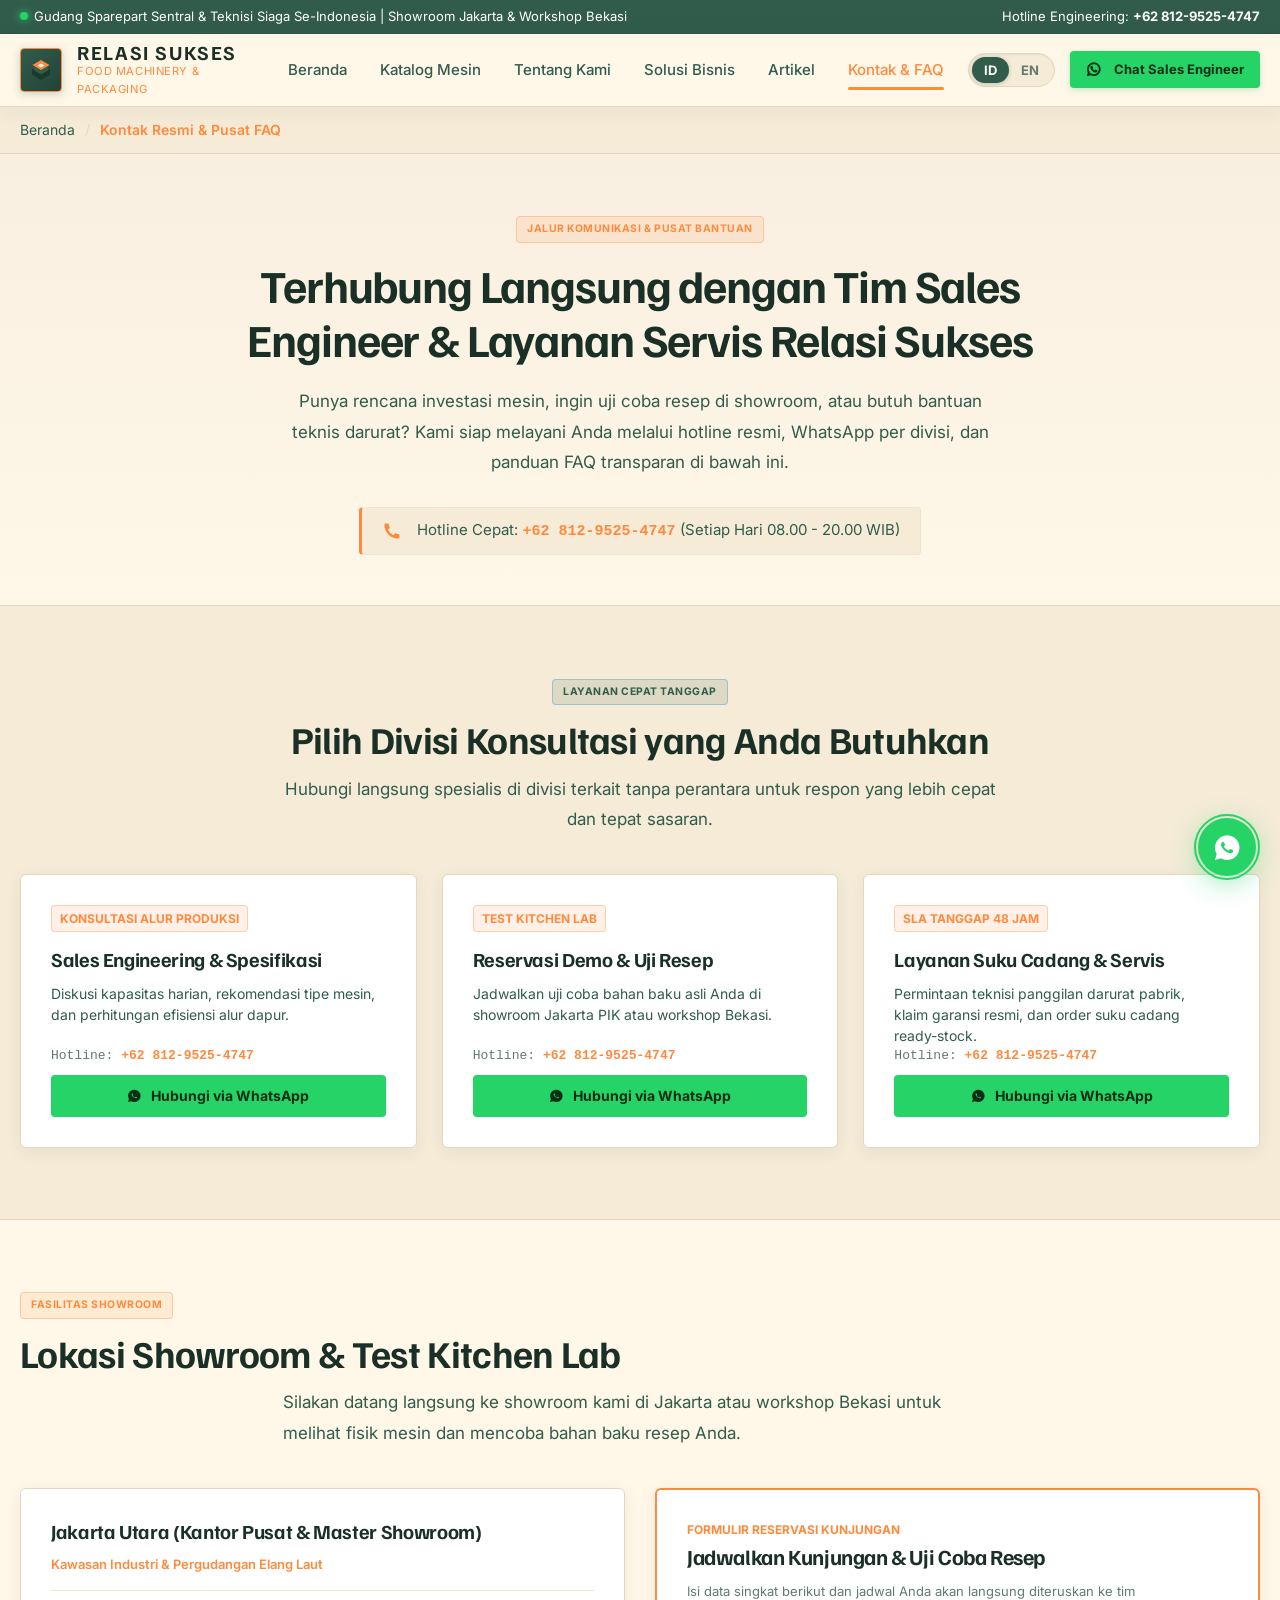
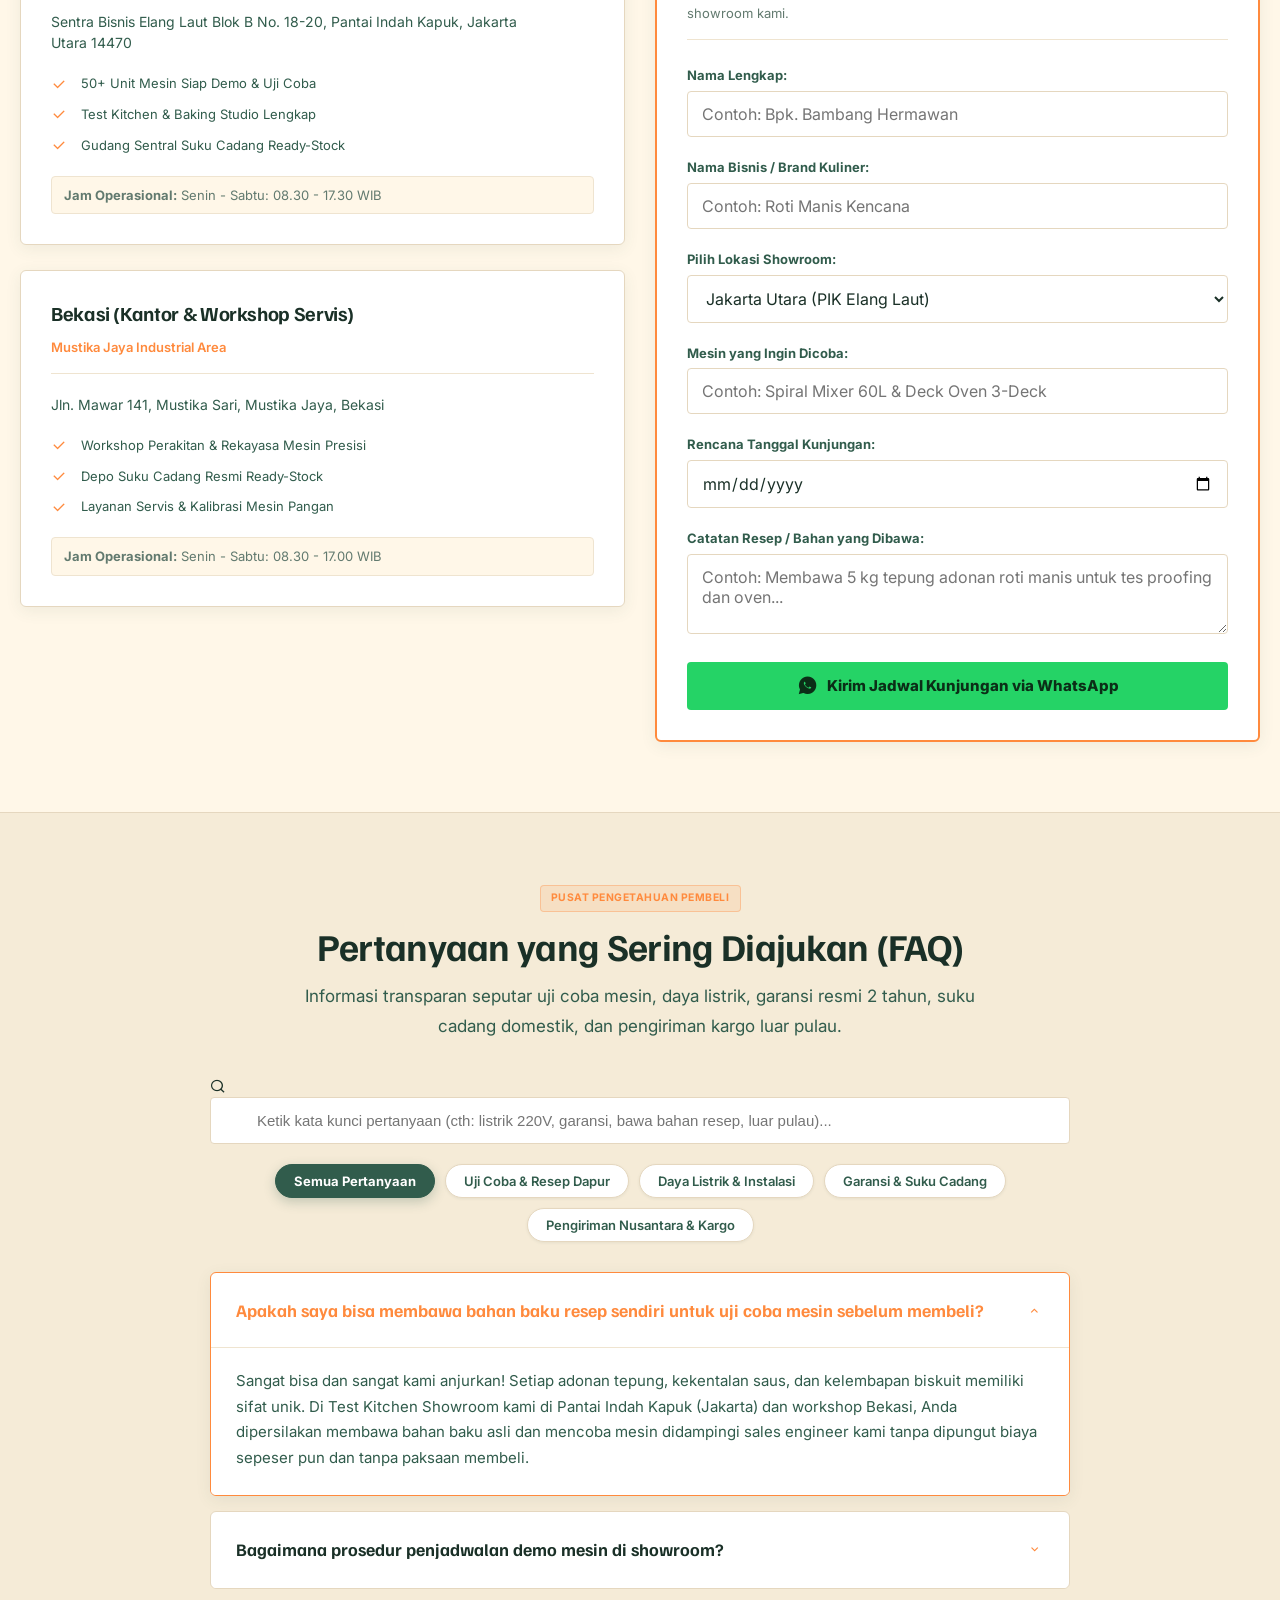
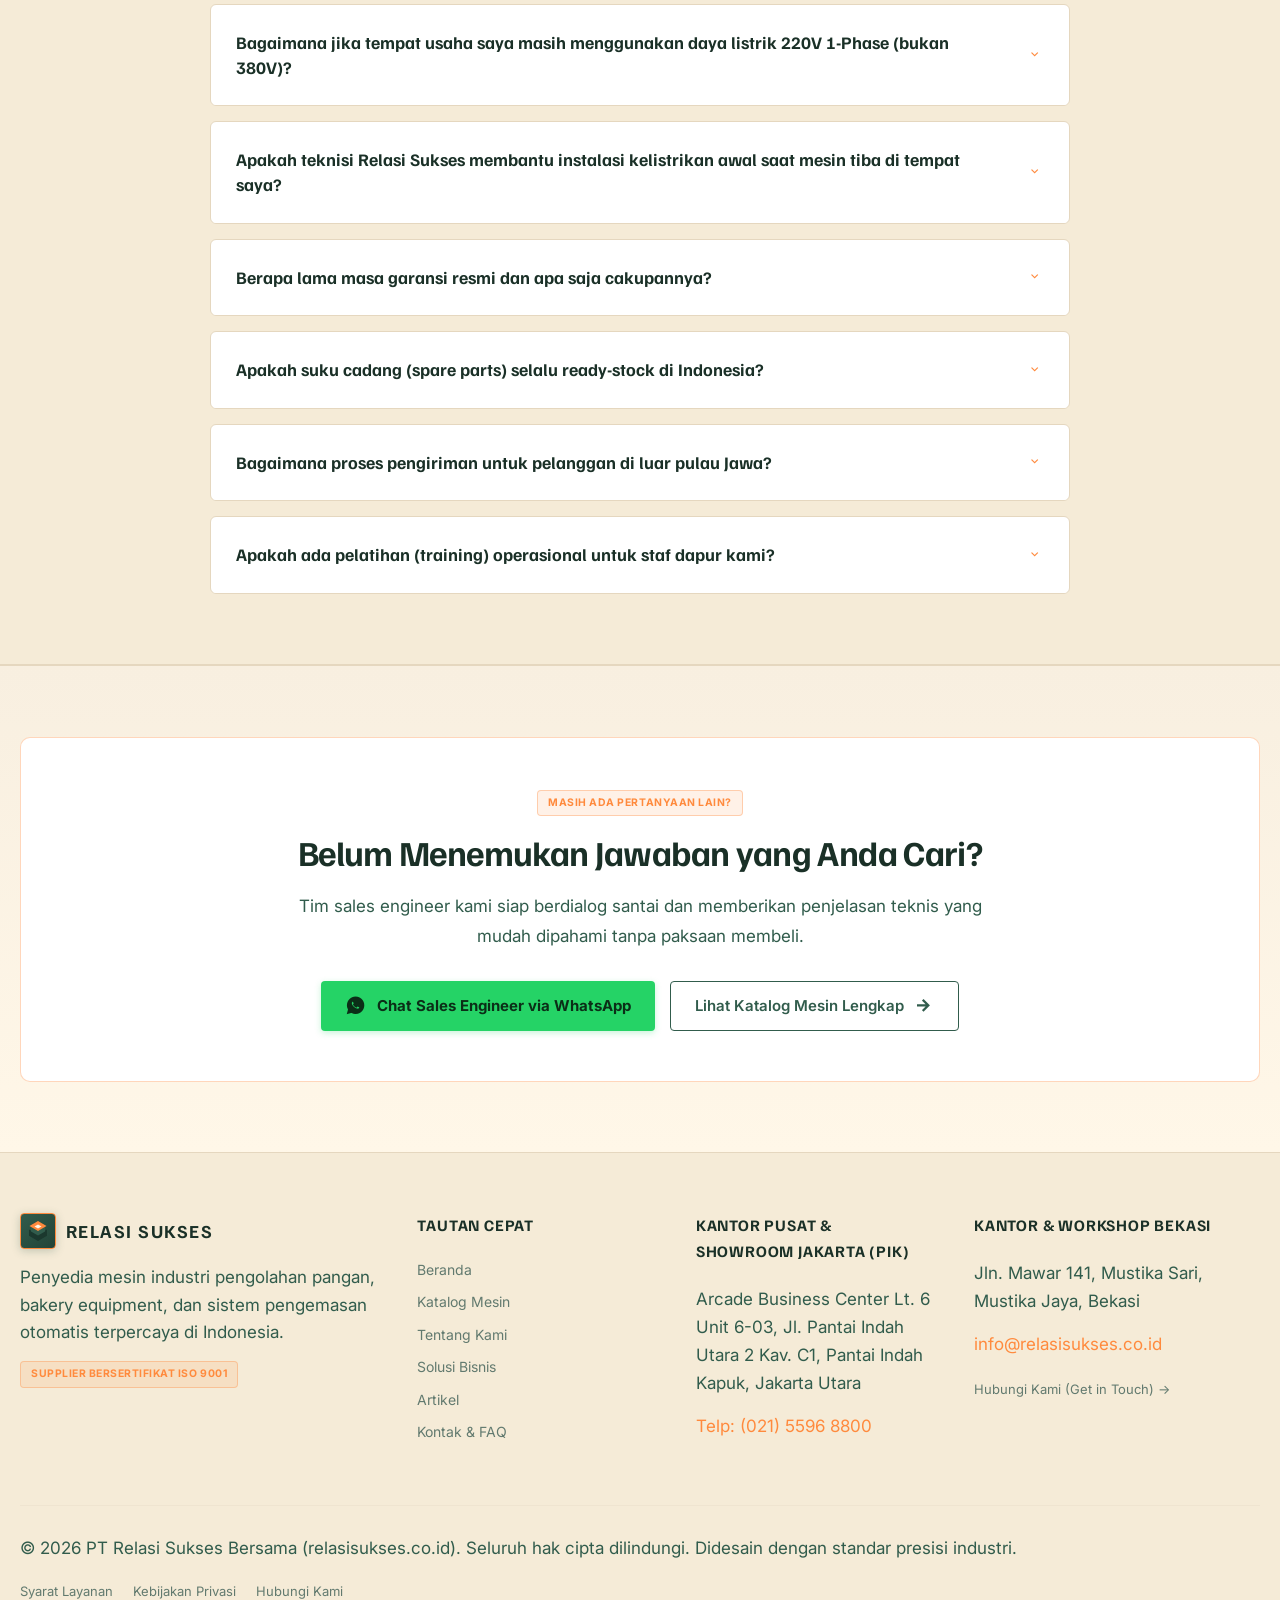
<file: contact.html>
<!DOCTYPE html>
<html lang="id">
<head>
  <meta charset="UTF-8">
  <meta http-equiv="X-UA-Compatible" content="IE=edge">
  <meta name="viewport" content="width=device-width, initial-scale=1.0">
  <title>Kontak Resmi &amp; Pusat FAQ - Relasi Sukses</title>
  <meta name="description" content="Hubungi kantor pusat &amp; showroom PT Relasi Sukses Bersama (relasisukses.co.id) di Jakarta &amp; workshop Bekasi, reservasi uji coba resep di test kitchen lab, dan temukan jawaban FAQ seputar kelistrikan, garansi 2 tahun, serta suku cadang.">
  <link rel="canonical" href="https://relasisukses.co.id/contact.html">
  <link rel="alternate" hreflang="id" href="https://relasisukses.co.id/contact.html">
  <link rel="alternate" hreflang="x-default" href="https://relasisukses.co.id/contact.html">

  <!-- Open Graph -->
  <meta property="og:type" content="website">
  <meta property="og:site_name" content="Relasi Sukses">
  <meta property="og:locale" content="id_ID">
  <meta property="og:title" content="Kontak Resmi & Pusat FAQ - Relasi Sukses">
  <meta property="og:description" content="Alamat showroom Jakarta & workshop Bekasi, hotline teknisi resmi, reservasi uji coba mesin, dan panduan FAQ transparan.">
  <meta property="og:url" content="https://relasisukses.co.id/contact.html">
  <meta property="og:image" content="https://relasisukses.co.id/images/og-contact.jpg">

  <!-- Twitter Card -->
  <meta name="twitter:card" content="summary_large_image">
  <meta name="twitter:title" content="Kontak & FAQ Relasi Sukses">
  <meta name="twitter:description" content="Konsultasi mesin industri pangan, demo lab gratis, dan respon cepat sales engineer via WhatsApp.">
  <meta name="twitter:image" content="https://relasisukses.co.id/images/og-contact.jpg">

  <!-- Favicon Suite -->
  <link rel="icon" type="image/svg+xml" href="favicon.svg">
  <link rel="alternate icon" href="favicon.ico">
  <link rel="apple-touch-icon" href="images/apple-touch-icon.png">

  <!-- Google Fonts for High-Craft Industrial Typography -->
  <link rel="preconnect" href="https://fonts.googleapis.com">
  <link rel="preconnect" href="https://fonts.gstatic.com" crossorigin>
  <link href="https://fonts.googleapis.com/css2?family=Familjen+Grotesk:wght@500;700;800&family=Inter:wght@400;500;600;700&display=swap" rel="stylesheet">

  <!-- Stylesheets -->
  <link rel="stylesheet" href="css/tokens.css?v=20261021">
  <link rel="stylesheet" href="css/remixicon/remixicon.css">
  <link rel="stylesheet" href="css/style.css?v=20261021">
  <link rel="stylesheet" href="css/contact.css?v=20261021">
  <link rel="stylesheet" href="css/whatsapp-widget.css?v=20261021">

  <!-- Schema.org Structured Data: ContactPage, LocalBusiness & FAQPage (GEO & AEO) -->
  <script type="application/ld+json">
  [
    {
      "@context": "https://schema.org",
      "@type": "ContactPage",
      "@id": "https://relasisukses.co.id/contact.html#webpage",
      "url": "https://relasisukses.co.id/contact.html",
      "name": "Kontak Resmi & Pusat FAQ - Relasi Sukses",
      "isPartOf": {
        "@id": "https://relasisukses.co.id/#website"
      },
      "breadcrumb": {
        "@type": "BreadcrumbList",
        "itemListElement": [
          {
            "@type": "ListItem",
            "position": 1,
            "name": "Beranda",
            "item": "https://relasisukses.co.id/"
          },
          {
            "@type": "ListItem",
            "position": 2,
            "name": "Kontak & FAQ",
            "item": "https://relasisukses.co.id/contact.html"
          }
        ]
      }
    },
    {
      "@context": "https://schema.org",
      "@type": "FAQPage",
      "@id": "https://relasisukses.co.id/contact.html#faq",
      "mainEntity": [
        {
          "@type": "Question",
          "name": "Apakah saya bisa membawa bahan baku resep sendiri untuk uji coba mesin sebelum membeli?",
          "acceptedAnswer": {
            "@type": "Answer",
            "text": "Sangat bisa dan sangat kami anjurkan! Di Test Kitchen Showroom kami di Pantai Indah Kapuk (Jakarta) dan workshop Bekasi, Anda dipersilakan membawa bahan baku asli dan mencoba mesin didampingi sales engineer kami tanpa dipungut biaya sepeser pun dan tanpa paksaan membeli."
          }
        },
        {
          "@type": "Question",
          "name": "Bagaimana prosedur penjadwalan demo mesin di showroom?",
          "acceptedAnswer": {
            "@type": "Answer",
            "text": "Cukup hubungi tim kami via WhatsApp atau isi formulir reservasi kunjungan di halaman kontak minimal 1 hari kerja sebelumnya. Beritahukan tipe mesin yang ingin diuji coba agar tim engineer kami dapat menyiapkan unit demo dalam kondisi prima dan terkalibrasi."
          }
        },
        {
          "@type": "Question",
          "name": "Bagaimana jika tempat usaha saya masih menggunakan daya listrik 220V 1-Phase (bukan 380V)?",
          "acceptedAnswer": {
            "@type": "Answer",
            "text": "Banyak lini mesin Relasi Sukses (seperti Spiral Mixer 20L, Dough Sheeter, Encrusting Machine UMKM, Band Sealer, dan Deck Oven gas) dirancang khusus beroperasi efisien pada daya 220V standar rumahan (2.200 - 4.400 VA). Untuk mesin 380V, sales engineer kami siap memberikan konsultasi gratis mengenai instalasi inverter pengubah fase atau panduan penambahan daya PLN."
          }
        },
        {
          "@type": "Question",
          "name": "Berapa lama masa garansi resmi dan apa saja cakupannya?",
          "acceptedAnswer": {
            "@type": "Answer",
            "text": "Seluruh mesin industri dari PT Relasi Sukses Bersama dilindungi Garansi Servis Resmi 2 Tahun Penuh (bebas biaya jasa perbaikan & kalibrasi) dan Garansi Suku Cadang Orisinil 1 Tahun untuk komponen mekanis utama, motor penggerak, elemen pemanas, serta modul kontrol PLC."
          }
        },
        {
          "@type": "Question",
          "name": "Apakah suku cadang (spare parts) selalu ready-stock di Indonesia?",
          "acceptedAnswer": {
            "@type": "Answer",
            "text": "Pasti. Kami mengoperasikan gudang sentral suku cadang di Tangerang dan Jakarta Utara serta depo pendukung di Bekasi. Ribuan komponen fast-moving seperti belt, bearing, seal kedap udara, elemen pemanas, thermocouple, dan gear motor selalu tersedia ready-stock."
          }
        }
      ]
    }
  ]
  </script>
</head>
<body>

  <!-- Top Announcement Bar -->
  <aside class="top-announcement" aria-label="Announcement">
    <div class="container announcement-inner">
      <div class="status-indicator">
        <span class="status-dot"></span>
        <span id="top-announcement-text">Gudang Sparepart Sentral &amp; Teknisi Siaga Se-Indonesia | Showroom Jakarta &amp; Workshop Bekasi</span>
      </div>
      <div style="display: flex; gap: 15px; align-items: center;">
        <span><span id="top-hotline-label">Hotline Engineering:</span> <strong>+62 812-9525-4747</strong></span>
      </div>
    </div>
  </aside>

  <!-- Site Header -->
  <header class="site-header">
    <div class="container header-main">
      <a href="index.html" class="brand-logo" aria-label="Relasi Sukses Homepage">
        <div class="logo-symbol">
          <svg viewBox="0 0 48 48" fill="none" width="28" height="28">
            <path d="M24 44L6 33.6V20.8L24 31.2L42 20.8V33.6L24 44Z" fill="#1B382E" />
            <path d="M24 33L10 24.8V14L24 22.2L38 14V24.8L24 33Z" fill="#315C4C" />
            <path d="M24 4L7 14L24 23.8L41 14L24 4Z" fill="#FF8A3D" />
            <polygon points="24,11 31,15 24,19 17,15" fill="#FFF7E8" />
          </svg>
        </div>
        <div class="logo-text">
          <span class="logo-title">RELASI SUKSES</span>
          <span class="logo-subtitle" id="nav-brand-tag">Industrial Machinery &amp; Automation</span>
        </div>
      </a>

      <!-- Desktop Navigation Menu -->
      <nav aria-label="Main Navigation">
        <ul class="nav-menu" id="nav-menu">
          <li><a href="index.html#home" class="nav-link" id="nav-link-home">Beranda</a></li>
          <li><a href="products.html" class="nav-link" id="nav-link-showcase">Katalog Mesin</a></li>
          <li><a href="about.html" class="nav-link" id="nav-link-about">Tentang Kami</a></li>
          <li><a href="solutions.html" class="nav-link" id="nav-link-solutions">Solusi Bisnis</a></li>
          <li><a href="articles.html" class="nav-link" id="nav-link-articles">Artikel</a></li>
          <li><a href="contact.html" class="nav-link active" id="nav-link-contact">Kontak &amp; FAQ</a></li>
        </ul>
      </nav>

      <!-- Language Switcher & Quick Contact Action -->
      <div class="header-actions">
        <div class="lang-toggle" role="group" aria-label="Language selection">
          <button type="button" class="lang-btn active" data-lang="id" aria-label="Switch to Indonesian">ID</button>
          <button type="button" class="lang-btn" data-lang="en" aria-label="Switch to English">EN</button>
        </div>

        <a id="nav-wa-btn" href="#" target="_blank" rel="noopener" class="btn btn-wa btn-sm">
          <i class="ri-whatsapp-line"></i>
          <span id="nav-wa-text">Chat Sales Engineer</span>
        </a>

        <button type="button" class="mobile-menu-btn" id="mobile-menu-btn" aria-label="Open mobile menu">
          <i class="ri-menu-line" style="font-size: 1.5rem;"></i>
        </button>
      </div>
    </div>
  </header>

  <!-- Breadcrumb Bar -->
  <nav class="showcase-breadcrumb-bar" aria-label="Breadcrumb navigation">
    <div class="container">
      <ul class="breadcrumb-list" id="contact-breadcrumbs">
        <li><a href="index.html" id="bc-home">Beranda</a></li>
        <li class="separator">/</li>
        <li class="current" id="bc-current">Kontak Resmi &amp; Pusat FAQ</li>
      </ul>
    </div>
  </nav>

  <main>
    <!-- ============================================================
         1. HERO SECTION (MARKETING 5.0)
         ============================================================ -->
    <section class="contact-hero-section" aria-labelledby="contact-hero-title">
      <div class="container">
        <div class="contact-hero-box">
          <span class="badge-tag badge-gold" id="hero-badge">Jalur Komunikasi &amp; Pusat Bantuan</span>
          <h1 class="contact-hero-title" id="hero-title">Terhubung Langsung dengan Tim Sales Engineer &amp; Layanan Servis Relasi Sukses</h1>
          <p class="contact-hero-lead" id="hero-lead">Punya rencana investasi mesin, ingin uji coba resep di showroom, atau butuh bantuan teknis darurat? Kami siap melayani Anda melalui hotline resmi, WhatsApp per divisi, dan panduan FAQ transparan di bawah ini.</p>

          <div class="contact-hotline-ribbon" id="hero-hotline-ribbon">
            <i class="ri-phone-fill" style="font-size: 1.25rem; color: var(--accent-gold);"></i>
            <span id="contact-hotline-text">Hotline Cepat: <strong>+62 812-9525-4747</strong> (Setiap Hari 08.00 - 20.00 WIB)</span>
          </div>
        </div>
      </div>
    </section>

    <!-- ============================================================
         2. DIRECT COMMUNICATION CHANNELS
         ============================================================ -->
    <section class="section-padding channels-section" aria-labelledby="channels-title">
      <div class="container">
        <div class="section-header-block" style="text-align: center; max-width: 760px; margin: 0 auto;">
          <span class="badge-tag badge-blue" id="channels-badge">Layanan Cepat Tanggap</span>
          <h2 class="section-heading" id="channels-title" style="margin-top: 10px;">Pilih Divisi Konsultasi yang Anda Butuhkan</h2>
          <p class="section-subheading" id="channels-subtitle">Hubungi langsung spesialis di divisi terkait tanpa perantara untuk respon yang lebih cepat dan tepat sasaran.</p>
        </div>

        <div class="channels-grid" id="channels-grid">
          <!-- Dynamically populated by contact-page.js -->
        </div>
      </div>
    </section>

    <!-- ============================================================
         3. SHOWROOMS & TEST KITCHEN BOOKING SPLIT
         ============================================================ -->
    <section class="section-padding showrooms-booking-section" aria-labelledby="showroom-title">
      <div class="container">
        <div class="section-header-block">
          <span class="badge-tag badge-gold" id="showroom-badge">Fasilitas Showroom</span>
          <h2 class="section-heading" id="showroom-title" style="margin-top: 10px;">Lokasi Showroom &amp; Test Kitchen Lab</h2>
          <p class="section-subheading" id="showroom-subtitle">Silakan datang langsung ke showroom kami di Jakarta atau workshop Bekasi untuk melihat fisik mesin dan mencoba bahan baku resep Anda.</p>
        </div>

        <div class="showrooms-booking-split">
          <!-- Left Column: Showroom Cards -->
          <div class="showrooms-column" id="showrooms-column">
            <!-- Dynamically populated by contact-page.js -->
          </div>

          <!-- Right Column: Interactive Booking Form -->
          <div class="booking-form-card" id="booking-card">
            <div class="booking-form-header">
              <span class="booking-form-badge" id="form-badge">Formulir Reservasi Kunjungan</span>
              <h3 class="booking-form-title" id="form-title">Jadwalkan Kunjungan &amp; Uji Coba Resep</h3>
              <p class="booking-form-sub" id="form-subtitle">Isi data singkat berikut dan jadwal Anda akan langsung diteruskan ke tim showroom kami.</p>
            </div>

            <form id="showroom-booking-form">
              <div class="booking-field-group">
                <label for="input-name" id="label-name">Nama Lengkap:</label>
                <input type="text" id="input-name" class="booking-input" placeholder="Contoh: Bpk. Bambang Hermawan" required>
              </div>

              <div class="booking-field-group">
                <label for="input-business" id="label-business">Nama Bisnis / Brand Kuliner:</label>
                <input type="text" id="input-business" class="booking-input" placeholder="Contoh: Roti Manis Kencana" required>
              </div>

              <div class="booking-field-group">
                <label for="select-showroom" id="label-showroom">Pilih Lokasi Showroom:</label>
                <select id="select-showroom" class="booking-select">
                  <option value="Jakarta Utara (PIK Elang Laut)" id="opt-jkt">Jakarta Utara (PIK Elang Laut)</option>
                  <option value="Bekasi (Mustika Jaya)" id="opt-sby">Bekasi (Mustika Jaya)</option>
                </select>
              </div>

              <div class="booking-field-group">
                <label for="input-machine" id="label-machine">Mesin yang Ingin Dicoba:</label>
                <input type="text" id="input-machine" class="booking-input" placeholder="Contoh: Spiral Mixer 60L & Deck Oven 3-Deck" required>
              </div>

              <div class="booking-field-group">
                <label for="input-date" id="label-date">Rencana Tanggal Kunjungan:</label>
                <input type="date" id="input-date" class="booking-input" required>
              </div>

              <div class="booking-field-group">
                <label for="input-notes" id="label-notes">Catatan Resep / Bahan yang Dibawa:</label>
                <textarea id="input-notes" class="booking-textarea" placeholder="Contoh: Membawa 5 kg tepung adonan roti manis untuk tes proofing dan oven..."></textarea>
              </div>

              <button type="submit" class="booking-submit-btn" id="btn-submit-booking">
                <i class="ri-whatsapp-fill" style="font-size: 1.25rem;"></i>
                <span id="btn-submit-text">Kirim Jadwal Kunjungan via WhatsApp</span>
              </button>
            </form>
          </div>
        </div>
      </div>
    </section>

    <!-- ============================================================
         4. DYNAMIC ACCORDION FAQ SECTION
         ============================================================ -->
    <section class="section-padding faq-knowledge-section" id="faq-section" aria-labelledby="faq-title">
      <div class="container">
        <div class="section-header-block" style="text-align: center; max-width: 760px; margin: 0 auto;">
          <span class="badge-tag badge-gold" id="faq-badge">Pusat Pengetahuan Pembeli</span>
          <h2 class="section-heading" id="faq-title" style="margin-top: 10px;">Pertanyaan yang Sering Diajukan (FAQ)</h2>
          <p class="section-subheading" id="faq-subtitle">Informasi transparan seputar uji coba mesin, daya listrik, garansi resmi 2 tahun, suku cadang domestik, dan pengiriman kargo luar pulau.</p>
        </div>

        <div class="faq-search-filter-box">
          <!-- Live FAQ Search Input -->
          <div class="faq-search-wrapper">
            <i class="ri-search-line"></i>
            <input type="text" id="faq-search-input" class="faq-search-input" placeholder="Ketik kata kunci pertanyaan (cth: listrik 220V, garansi, bawa bahan resep, luar pulau)..." aria-label="Search FAQ questions">
          </div>

          <!-- FAQ Category Filter Pills -->
          <div class="faq-pills-row" id="faq-pills-row">
            <!-- Dynamically populated by contact-page.js -->
          </div>
        </div>

        <!-- Dynamic Accordion List -->
        <div class="faq-accordion-container" id="faq-accordion-container">
          <!-- Dynamically populated by contact-page.js -->
        </div>
      </div>
    </section>

    <!-- ============================================================
         5. BOTTOM CTA BANNER
         ============================================================ -->
    <section class="section-padding cta-section" style="background: linear-gradient(180deg, #F8EFE0 0%, var(--bg-page) 100%); border-top: 1px solid var(--border-light);">
      <div class="container">
        <div class="cta-banner-card" style="background: var(--bg-surface); border: 1px solid var(--accent-gold-border); border-radius: var(--radius-lg); padding: 50px 40px; text-align: center; box-shadow: var(--shadow-modal);">
          <span class="badge-tag badge-gold" id="cta-badge">Masih Ada Pertanyaan Lain?</span>
          <h2 class="section-heading" id="cta-title" style="margin-top: 14px; margin-bottom: 15px; font-size: 2.2rem;">Belum Menemukan Jawaban yang Anda Cari?</h2>
          <p class="section-subheading" id="cta-desc" style="max-width: 700px; margin: 0 auto 30px auto;">Tim sales engineer kami siap berdialog santai dan memberikan penjelasan teknis yang mudah dipahami tanpa paksaan membeli.</p>

          <div style="display: flex; gap: 15px; justify-content: center; flex-wrap: wrap;">
            <a id="cta-wa-btn" href="#" target="_blank" rel="noopener" class="btn btn-wa btn-lg">
              <i class="ri-whatsapp-fill" style="font-size: 1.25rem;"></i>
              <span id="cta-wa-text">Chat Sales Engineer via WhatsApp</span>
            </a>
            <a id="cta-catalog-btn" href="products.html" class="btn btn-ghost btn-lg">
              <span id="cta-catalog-text">Lihat Katalog Mesin Lengkap</span>
              <i class="ri-arrow-right-line"></i>
            </a>
          </div>
        </div>
      </div>
    </section>
  </main>

  <!-- Site Footer -->
  <footer class="site-footer">
    <div class="container">
      <div class="footer-grid">
        <div>
          <div style="display: flex; align-items: center; gap: 10px; margin-bottom: 15px;">
            <div class="logo-symbol" style="width: 36px; height: 36px;">
              <svg viewBox="0 0 48 48" fill="none" width="24" height="24">
                <path d="M24 44L6 33.6V20.8L24 31.2L42 20.8V33.6L24 44Z" fill="#1B382E" />
                <path d="M24 33L10 24.8V14L24 22.2L38 14V24.8L24 33Z" fill="#315C4C" />
                <path d="M24 4L7 14L24 23.8L41 14L24 4Z" fill="#FF8A3D" />
                <polygon points="24,11 31,15 24,19 17,15" fill="#FFF7E8" />
              </svg>
            </div>
            <span class="logo-title" style="font-size: 1.15rem;">RELASI SUKSES</span>
          </div>
          <p id="footer-about-text" style="line-height: 1.6; margin-bottom: 15px;">PT Relasi Sukses Bersama - Penyedia mesin industri pengolahan pangan, bakery equipment, dan sistem pengemasan otomatis terpercaya di Indonesia.</p>
          <span class="badge-tag badge-gold" id="footer-badge-iso">ISO 9001 Certified Supplier</span>
        </div>

        <div>
          <div class="footer-col-title" id="footer-quicklinks-title">Tautan Cepat</div>
          <ul class="footer-links-list">
            <li><a href="index.html#home" id="footer-link-home">Beranda</a></li>
            <li><a href="products.html" id="footer-link-showcase">Katalog Mesin</a></li>
            <li><a href="about.html" id="footer-link-about">Tentang Kami</a></li>
            <li><a href="solutions.html" id="footer-link-solutions">Solusi Bisnis</a></li>
            <li><a href="articles.html" id="footer-link-articles">Artikel</a></li>
            <li><a href="contact.html" id="footer-link-contact">Kontak &amp; FAQ</a></li>
          </ul>
        </div>

        <div>
          <div class="footer-col-title" id="footer-head-title">Showroom Jakarta</div>
          <div class="footer-address-block">
            <p id="footer-head-addr">Arcade Business Center Lt. 6 Unit 6-03, Pantai Indah Kapuk (PIK), Jakarta Utara 14460</p>
            <p style="margin-top: 5px; color: var(--accent-gold);">Telp: (021) 5596 8800</p>
          </div>
        </div>

        <div>
          <div class="footer-col-title" id="footer-branch-title">Kantor &amp; Workshop Bekasi</div>
          <div class="footer-address-block">
            <p id="footer-branch-addr">Jln. Mawar 141, Mustika Sari, Mustika Jaya, Bekasi</p>
            <p style="margin-top: 5px;"><a href="mailto:info@relasisukses.co.id" style="color: var(--accent-gold);">info@relasisukses.co.id</a></p>
            <p style="margin-top: 5px;"><a href="https://relasisukses.co.id/get-in-touch/" style="color: var(--text-muted); font-size: 0.8125rem;">Hubungi Kami (Get in Touch) &rarr;</a></p>
          </div>
        </div>
      </div>

      <div class="footer-bottom-bar">
        <p id="footer-legal-notice">© 2026 PT Relasi Sukses Bersama (relasisukses.co.id). Seluruh hak cipta dilindungi. Didesain dengan standar presisi industri.</p>
        <div class="footer-legal-links">
          <a href="terms.html" class="text-muted" style="font-size: 0.8125rem;" id="footer-terms-link">Syarat Layanan</a>
          <a href="privacy.html" class="text-muted" style="font-size: 0.8125rem;" id="footer-privacy-link">Kebijakan Privasi</a>
          <a href="contact.html" class="text-muted" style="font-size: 0.8125rem;" id="footer-getintouch-link">Hubungi Kami</a>
        </div>
      </div>
    </div>
  </footer>

  <!-- Chatura-Standard Floating WhatsApp Widget -->
  <div class="wa-widget" id="waWidget"></div>

  <!-- Navigation & Application Controller Modules -->
  <script src="js/nav.js"></script>
  <script type="module" src="js/contact-page.js?v=5"></script>
</body>
</html>
</file>
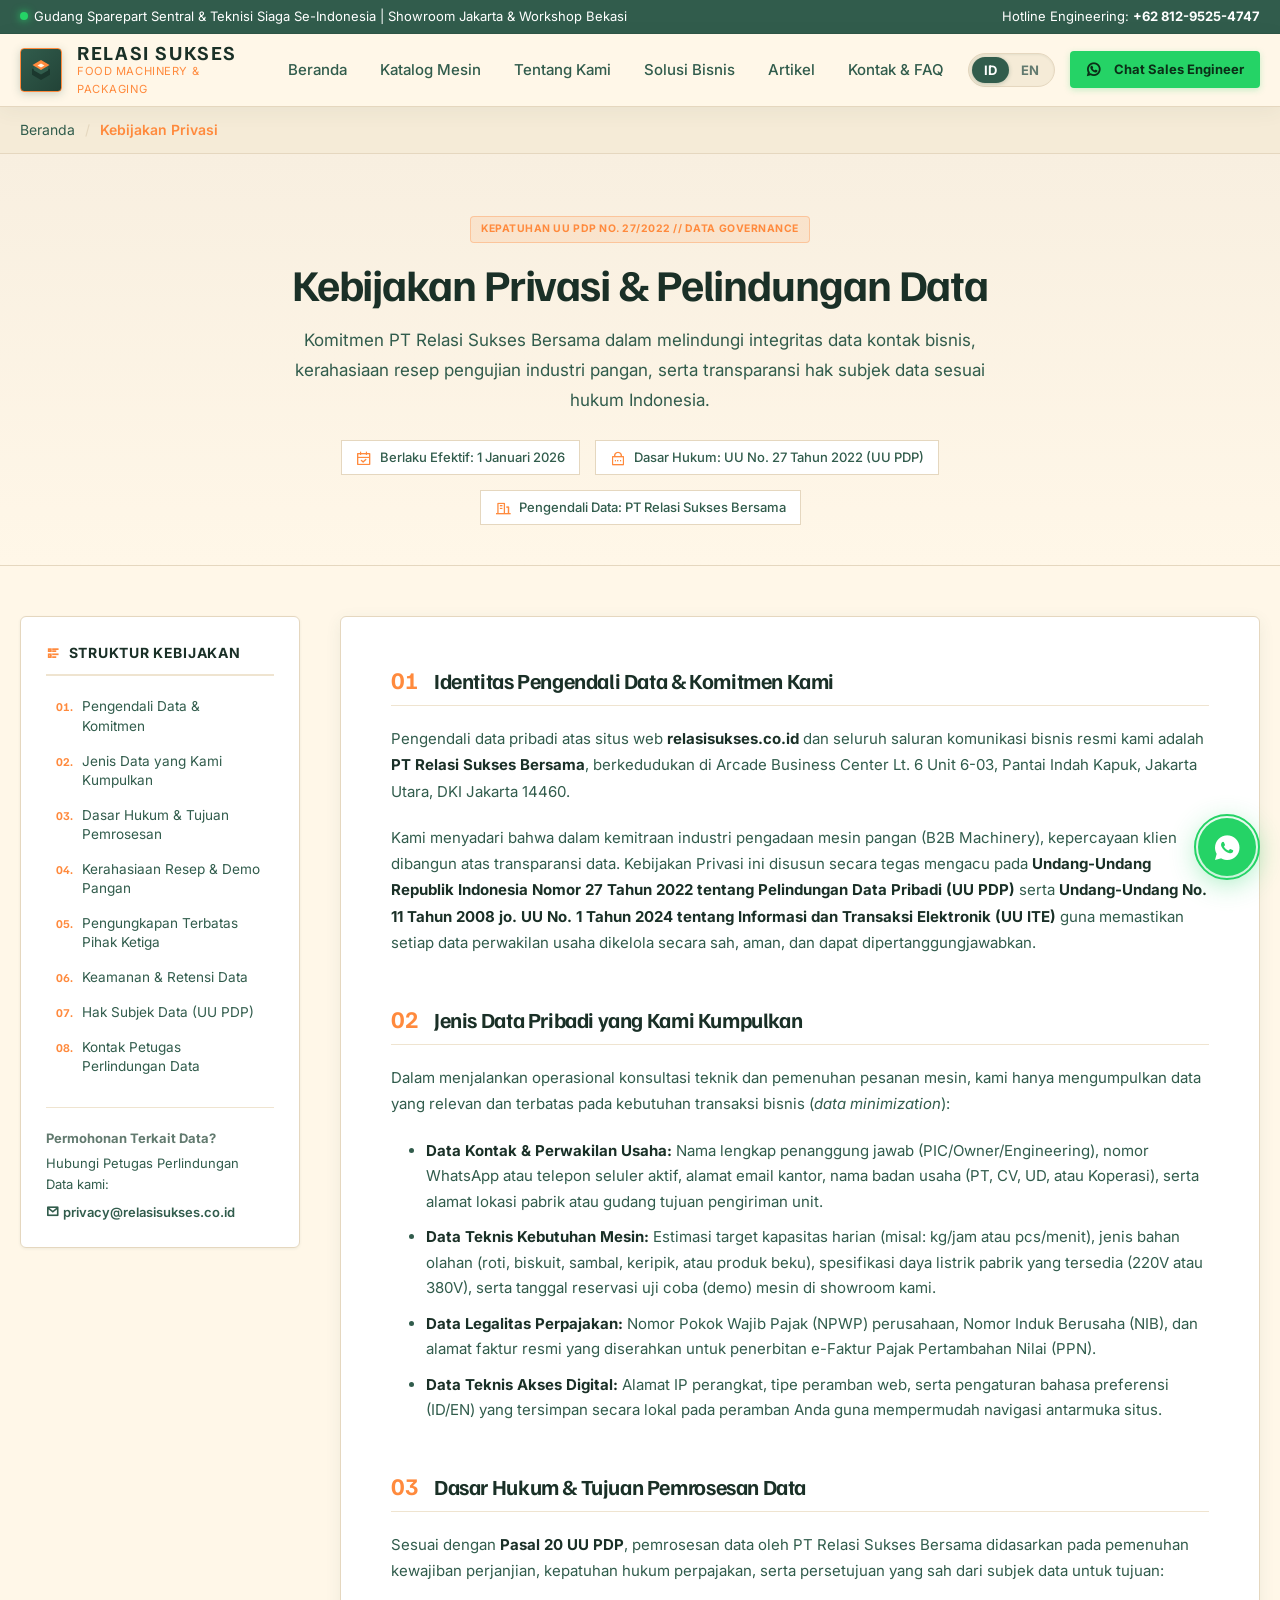
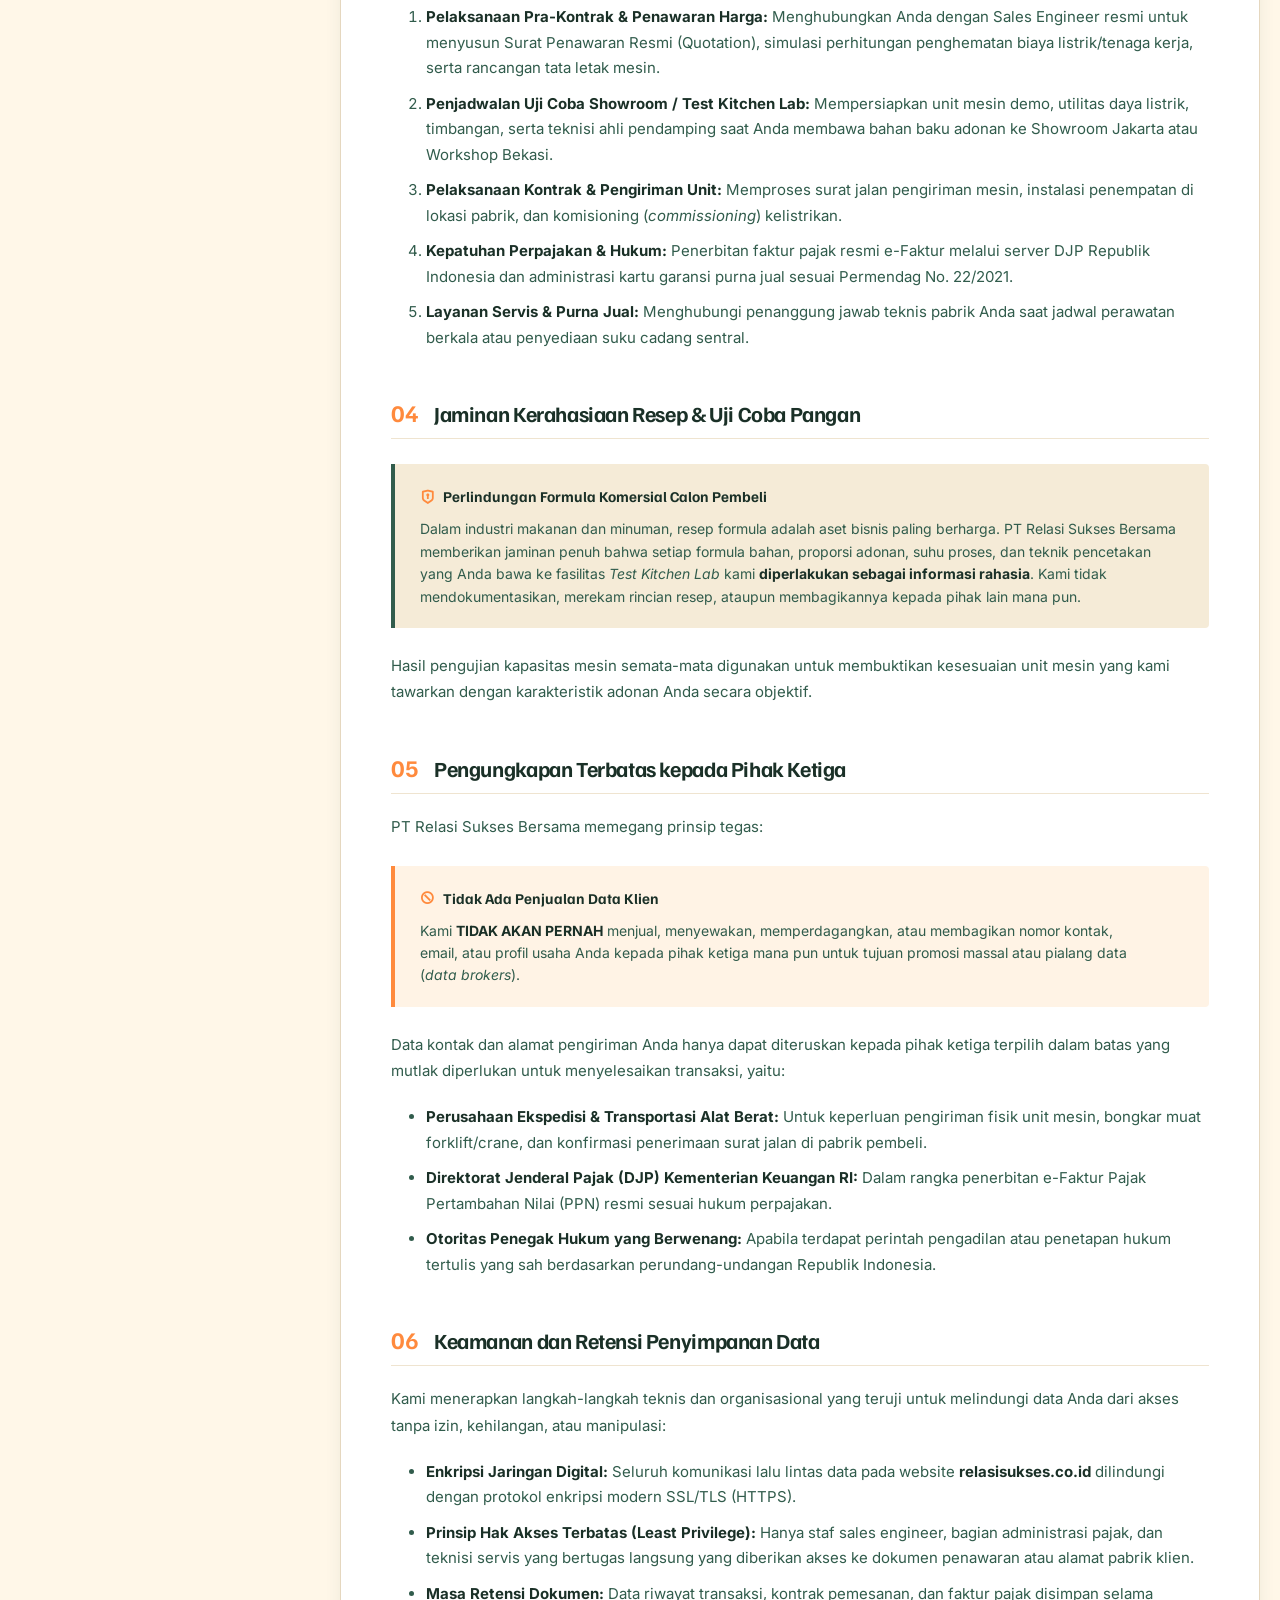
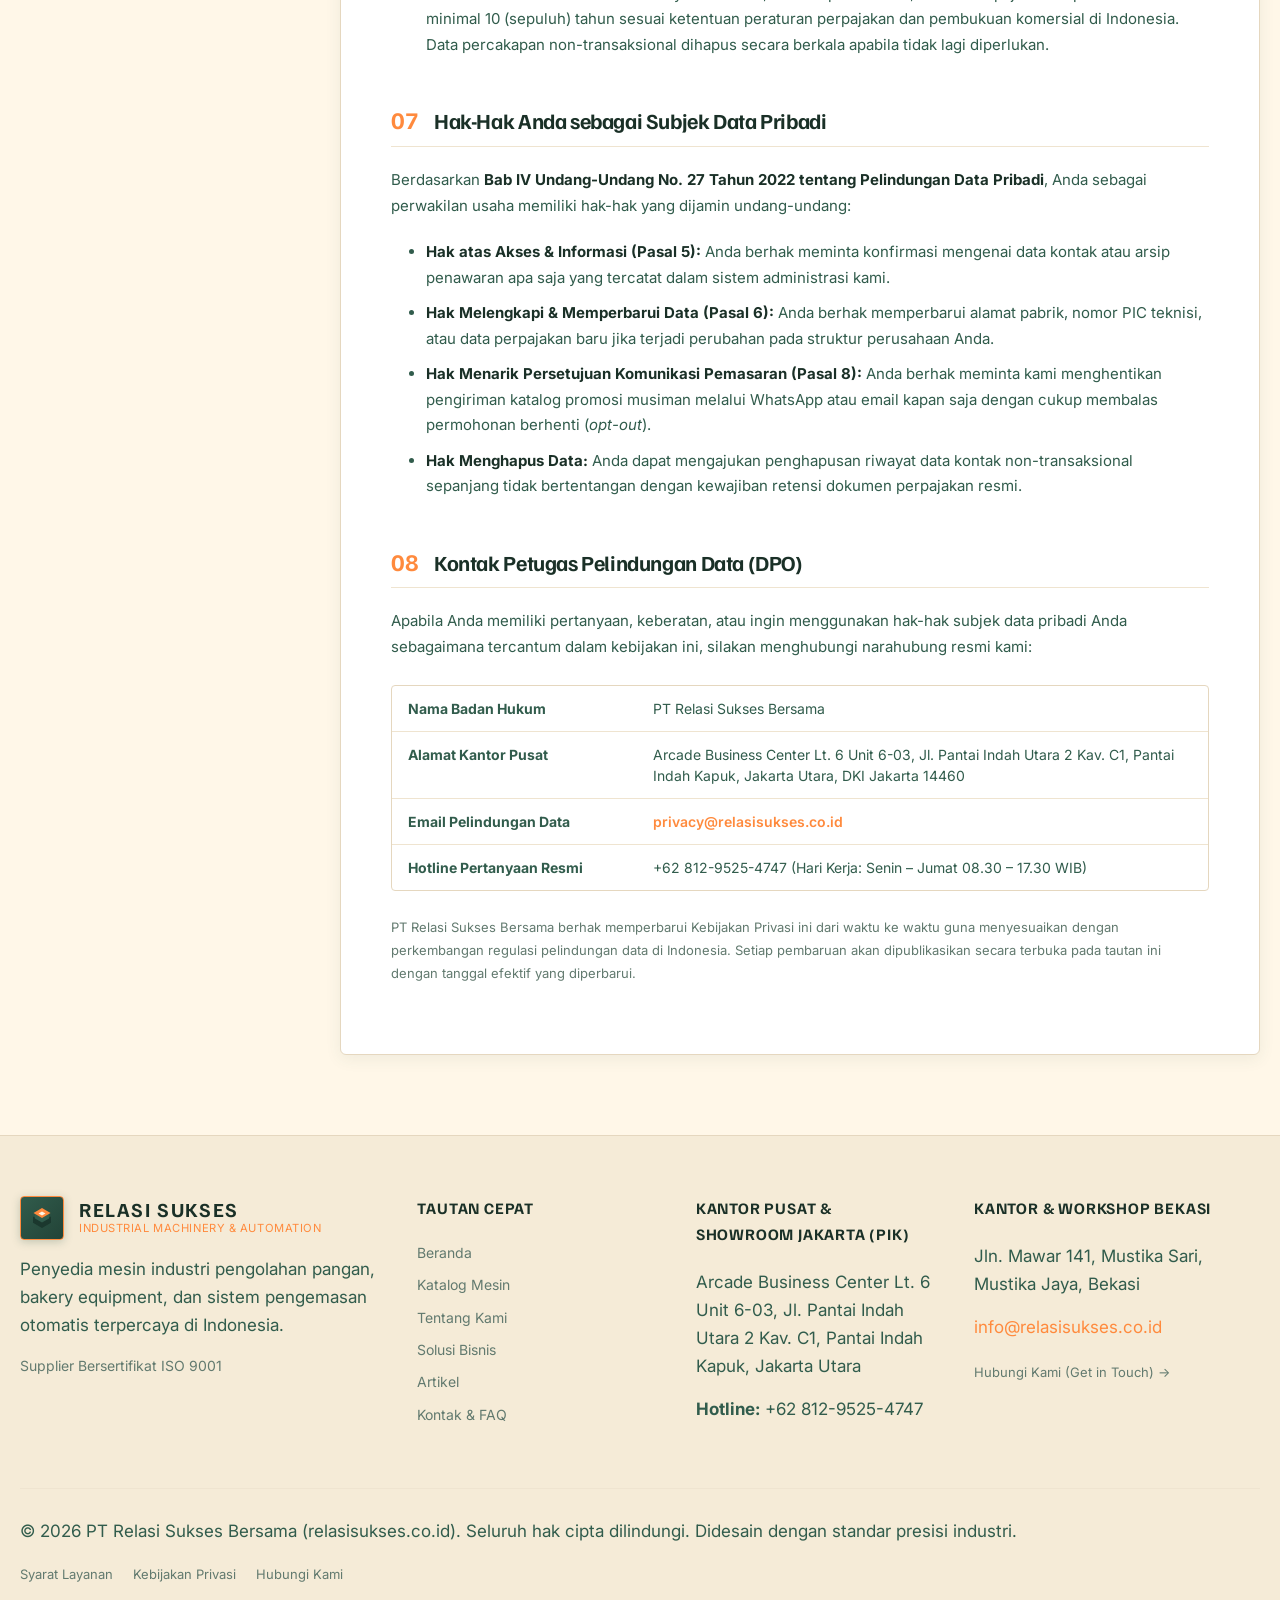
<file: privacy.html>
<!DOCTYPE html>
<html lang="id">
<head>
  <meta charset="UTF-8">
  <meta http-equiv="X-UA-Compatible" content="IE=edge">
  <meta name="viewport" content="width=device-width, initial-scale=1.0">
  <title>Kebijakan Privasi &amp; Perlindungan Data - PT Relasi Sukses Bersama</title>
  <meta name="description" content="Kebijakan privasi resmi PT Relasi Sukses Bersama (relasisukses.co.id). Kepatuhan terhadap UU Pelindungan Data Pribadi (UU PDP No. 27/2022), perlindungan data kontak bisnis, jaminan kerahasiaan resep demo pabrik, dan hak subjek data.">
  <link rel="canonical" href="https://relasisukses.co.id/privacy.html">
  <link rel="alternate" hreflang="id" href="https://relasisukses.co.id/privacy.html">
  <link rel="alternate" hreflang="x-default" href="https://relasisukses.co.id/privacy.html">

  <!-- Open Graph -->
  <meta property="og:type" content="article">
  <meta property="og:site_name" content="Relasi Sukses">
  <meta property="og:locale" content="id_ID">
  <meta property="og:title" content="Kebijakan Privasi & Perlindungan Data - PT Relasi Sukses Bersama">
  <meta property="og:description" content="Kepatuhan UU PDP No. 27/2022 dalam pengumpulan data B2B, penjagaan kerahasiaan resep formulasi klien, dan hak subjek data.">
  <meta property="og:url" content="https://relasisukses.co.id/privacy.html">
  <meta property="og:image" content="https://relasisukses.co.id/images/og-about.jpg">

  <!-- Twitter Card -->
  <meta name="twitter:card" content="summary_large_image">
  <meta name="twitter:title" content="Kebijakan Privasi B2B - PT Relasi Sukses Bersama">
  <meta name="twitter:description" content="Standar perlindungan data pribadi dan kerahasiaan formulasi uji coba mesin di relasisukses.co.id.">
  <meta name="twitter:image" content="https://relasisukses.co.id/images/og-about.jpg">

  <!-- Favicon Suite -->
  <link rel="icon" type="image/svg+xml" href="favicon.svg">
  <link rel="alternate icon" href="favicon.ico">
  <link rel="apple-touch-icon" href="images/apple-touch-icon.png">

  <!-- Google Fonts for High-Craft Industrial Typography -->
  <link rel="preconnect" href="https://fonts.googleapis.com">
  <link rel="preconnect" href="https://fonts.gstatic.com" crossorigin>
  <link href="https://fonts.googleapis.com/css2?family=Familjen+Grotesk:wght@500;700;800&family=Inter:wght@400;500;600;700&display=swap" rel="stylesheet">

  <!-- Stylesheets -->
  <link rel="stylesheet" href="css/tokens.css?v=20261021">
  <link rel="stylesheet" href="css/remixicon/remixicon.css">
  <link rel="stylesheet" href="css/style.css?v=20261021">
  <link rel="stylesheet" href="css/legal.css?v=20261021">
  <link rel="stylesheet" href="css/whatsapp-widget.css?v=20261021">

  <!-- Schema.org Structured Data -->
  <script type="application/ld+json">
  [
    {
      "@context": "https://schema.org",
      "@type": "WebPage",
      "@id": "https://relasisukses.co.id/privacy.html#webpage",
      "url": "https://relasisukses.co.id/privacy.html",
      "name": "Kebijakan Privasi & Perlindungan Data - PT Relasi Sukses Bersama",
      "description": "Pedoman kepatuhan privasi data dan perlindungan informasi klien industri PT Relasi Sukses Bersama berdasarkan UU No. 27/2022.",
      "breadcrumb": {
        "@type": "BreadcrumbList",
        "itemListElement": [
          {
            "@type": "ListItem",
            "position": 1,
            "name": "Beranda",
            "item": "https://relasisukses.co.id/"
          },
          {
            "@type": "ListItem",
            "position": 2,
            "name": "Kebijakan Privasi",
            "item": "https://relasisukses.co.id/privacy.html"
          }
        ]
      }
    }
  ]
  </script>
</head>
<body>

  <!-- Top Announcement Bar -->
  <aside class="top-announcement" aria-label="Announcement">
    <div class="container announcement-inner">
      <div class="status-indicator">
        <span class="status-dot"></span>
        <span id="top-announcement-text">Gudang Sparepart Sentral &amp; Teknisi Siaga Se-Indonesia | Showroom Jakarta &amp; Workshop Bekasi</span>
      </div>
      <div style="display: flex; gap: 15px; align-items: center;">
        <span><span id="top-hotline-label">Hotline Engineering:</span> <strong>+62 812-9525-4747</strong></span>
      </div>
    </div>
  </aside>

  <!-- Site Header -->
  <header class="site-header">
    <div class="container header-main">
      <a href="index.html" class="brand-logo" aria-label="Relasi Sukses Homepage">
        <div class="logo-symbol">
          <svg viewBox="0 0 48 48" fill="none" width="28" height="28">
            <path d="M24 44L6 33.6V20.8L24 31.2L42 20.8V33.6L24 44Z" fill="#1B382E" />
            <path d="M24 33L10 24.8V14L24 22.2L38 14V24.8L24 33Z" fill="#315C4C" />
            <path d="M24 4L7 14L24 23.8L41 14L24 4Z" fill="#FF8A3D" />
            <polygon points="24,11 31,15 24,19 17,15" fill="#FFF7E8" />
          </svg>
        </div>
        <div class="logo-text">
          <span class="logo-title">RELASI SUKSES</span>
          <span class="logo-subtitle" id="nav-brand-tag">Industrial Machinery &amp; Automation</span>
        </div>
      </a>

      <!-- Desktop Navigation Menu -->
      <nav aria-label="Main Navigation">
        <ul class="nav-menu" id="nav-menu">
          <li><a href="index.html#home" class="nav-link" id="nav-link-home">Beranda</a></li>
          <li><a href="products.html" class="nav-link" id="nav-link-showcase">Katalog Mesin</a></li>
          <li><a href="about.html" class="nav-link" id="nav-link-about">Tentang Kami</a></li>
          <li><a href="solutions.html" class="nav-link" id="nav-link-solutions">Solusi Bisnis</a></li>
          <li><a href="articles.html" class="nav-link" id="nav-link-articles">Artikel</a></li>
          <li><a href="contact.html" class="nav-link" id="nav-link-contact">Kontak &amp; FAQ</a></li>
        </ul>
      </nav>

      <!-- Language Switcher & Quick Contact Action -->
      <div class="header-actions">
        <div class="lang-toggle" role="group" aria-label="Language selection">
          <button type="button" class="lang-btn active" data-lang="id" aria-label="Switch to Indonesian">ID</button>
          <button type="button" class="lang-btn" data-lang="en" aria-label="Switch to English">EN</button>
        </div>

        <a id="nav-wa-btn" href="#" target="_blank" rel="noopener" class="btn btn-wa btn-sm">
          <i class="ri-whatsapp-line"></i>
          <span id="nav-wa-text">Chat Sales Engineer</span>
        </a>

        <button type="button" class="mobile-menu-btn" id="mobile-menu-btn" aria-label="Open mobile menu">
          <i class="ri-menu-line" style="font-size: 1.5rem;"></i>
        </button>
      </div>
    </div>
  </header>

  <!-- Breadcrumb Bar -->
  <nav class="showcase-breadcrumb-bar" aria-label="Breadcrumb navigation">
    <div class="container">
      <ul class="breadcrumb-list">
        <li><a href="index.html">Beranda</a></li>
        <li class="separator">/</li>
        <li class="current">Kebijakan Privasi</li>
      </ul>
    </div>
  </nav>

  <main>
    <!-- Hero Header -->
    <section class="legal-hero-section">
      <div class="container">
        <div class="legal-hero-box">
          <span class="badge-tag badge-gold">Kepatuhan UU PDP No. 27/2022 // Data Governance</span>
          <h1 class="legal-hero-title">Kebijakan Privasi &amp; Pelindungan Data</h1>
          <p class="legal-hero-lead">Komitmen PT Relasi Sukses Bersama dalam melindungi integritas data kontak bisnis, kerahasiaan resep pengujian industri pangan, serta transparansi hak subjek data sesuai hukum Indonesia.</p>
          
          <div class="legal-meta-pills">
            <span class="legal-meta-pill"><i class="ri-calendar-check-line"></i> Berlaku Efektif: 1 Januari 2026</span>
            <span class="legal-meta-pill"><i class="ri-lock-password-line"></i> Dasar Hukum: UU No. 27 Tahun 2022 (UU PDP)</span>
            <span class="legal-meta-pill"><i class="ri-building-line"></i> Pengendali Data: PT Relasi Sukses Bersama</span>
          </div>
        </div>
      </div>
    </section>

    <!-- Two-Column Layout -->
    <section class="legal-layout-section">
      <div class="container">
        <div class="legal-grid">
          <!-- TOC Sidebar -->
          <aside class="legal-toc-wrapper" aria-label="Daftar Isi Kebijakan Privasi">
            <div class="legal-toc-title">
              <i class="ri-list-check-2"></i>
              <span>Struktur Kebijakan</span>
            </div>
            <nav class="legal-toc-nav">
              <a href="#priv-1" class="legal-toc-link"><span class="toc-num">01.</span> Pengendali Data &amp; Komitmen</a>
              <a href="#priv-2" class="legal-toc-link"><span class="toc-num">02.</span> Jenis Data yang Kami Kumpulkan</a>
              <a href="#priv-3" class="legal-toc-link"><span class="toc-num">03.</span> Dasar Hukum &amp; Tujuan Pemrosesan</a>
              <a href="#priv-4" class="legal-toc-link"><span class="toc-num">04.</span> Kerahasiaan Resep &amp; Demo Pangan</a>
              <a href="#priv-5" class="legal-toc-link"><span class="toc-num">05.</span> Pengungkapan Terbatas Pihak Ketiga</a>
              <a href="#priv-6" class="legal-toc-link"><span class="toc-num">06.</span> Keamanan &amp; Retensi Data</a>
              <a href="#priv-7" class="legal-toc-link"><span class="toc-num">07.</span> Hak Subjek Data (UU PDP)</a>
              <a href="#priv-8" class="legal-toc-link"><span class="toc-num">08.</span> Kontak Petugas Perlindungan Data</a>
            </nav>
            <div class="legal-toc-contact">
              <strong>Permohonan Terkait Data?</strong>
              <p style="margin: 4px 0 0; font-size: 0.8125rem;">Hubungi Petugas Perlindungan Data kami:</p>
              <a href="mailto:privacy@relasisukses.co.id"><i class="ri-mail-line"></i> privacy@relasisukses.co.id</a>
            </div>
          </aside>

          <!-- Main Article Body -->
          <article class="legal-content-card">
            
            <!-- Pasal 1 -->
            <section id="priv-1" class="legal-section-block">
              <div class="legal-section-header">
                <span class="legal-section-num">01</span>
                <h2 class="legal-section-title">Identitas Pengendali Data &amp; Komitmen Kami</h2>
              </div>
              <p>Pengendali data pribadi atas situs web <strong>relasisukses.co.id</strong> dan seluruh saluran komunikasi bisnis resmi kami adalah <strong>PT Relasi Sukses Bersama</strong>, berkedudukan di Arcade Business Center Lt. 6 Unit 6-03, Pantai Indah Kapuk, Jakarta Utara, DKI Jakarta 14460.</p>
              <p>Kami menyadari bahwa dalam kemitraan industri pengadaan mesin pangan (B2B Machinery), kepercayaan klien dibangun atas transparansi data. Kebijakan Privasi ini disusun secara tegas mengacu pada <strong>Undang-Undang Republik Indonesia Nomor 27 Tahun 2022 tentang Pelindungan Data Pribadi (UU PDP)</strong> serta <strong>Undang-Undang No. 11 Tahun 2008 jo. UU No. 1 Tahun 2024 tentang Informasi dan Transaksi Elektronik (UU ITE)</strong> guna memastikan setiap data perwakilan usaha dikelola secara sah, aman, dan dapat dipertanggungjawabkan.</p>
            </section>

            <!-- Pasal 2 -->
            <section id="priv-2" class="legal-section-block">
              <div class="legal-section-header">
                <span class="legal-section-num">02</span>
                <h2 class="legal-section-title">Jenis Data Pribadi yang Kami Kumpulkan</h2>
              </div>
              <p>Dalam menjalankan operasional konsultasi teknik dan pemenuhan pesanan mesin, kami hanya mengumpulkan data yang relevan dan terbatas pada kebutuhan transaksi bisnis (<em>data minimization</em>):</p>
              <ul>
                <li><strong>Data Kontak &amp; Perwakilan Usaha:</strong> Nama lengkap penanggung jawab (PIC/Owner/Engineering), nomor WhatsApp atau telepon seluler aktif, alamat email kantor, nama badan usaha (PT, CV, UD, atau Koperasi), serta alamat lokasi pabrik atau gudang tujuan pengiriman unit.</li>
                <li><strong>Data Teknis Kebutuhan Mesin:</strong> Estimasi target kapasitas harian (misal: kg/jam atau pcs/menit), jenis bahan olahan (roti, biskuit, sambal, keripik, atau produk beku), spesifikasi daya listrik pabrik yang tersedia (220V atau 380V), serta tanggal reservasi uji coba (demo) mesin di showroom kami.</li>
                <li><strong>Data Legalitas Perpajakan:</strong> Nomor Pokok Wajib Pajak (NPWP) perusahaan, Nomor Induk Berusaha (NIB), dan alamat faktur resmi yang diserahkan untuk penerbitan e-Faktur Pajak Pertambahan Nilai (PPN).</li>
                <li><strong>Data Teknis Akses Digital:</strong> Alamat IP perangkat, tipe peramban web, serta pengaturan bahasa preferensi (ID/EN) yang tersimpan secara lokal pada peramban Anda guna mempermudah navigasi antarmuka situs.</li>
              </ul>
            </section>

            <!-- Pasal 3 -->
            <section id="priv-3" class="legal-section-block">
              <div class="legal-section-header">
                <span class="legal-section-num">03</span>
                <h2 class="legal-section-title">Dasar Hukum &amp; Tujuan Pemrosesan Data</h2>
              </div>
              <p>Sesuai dengan <strong>Pasal 20 UU PDP</strong>, pemrosesan data oleh PT Relasi Sukses Bersama didasarkan pada pemenuhan kewajiban perjanjian, kepatuhan hukum perpajakan, serta persetujuan yang sah dari subjek data untuk tujuan:</p>
              <ol>
                <li><strong>Pelaksanaan Pra-Kontrak &amp; Penawaran Harga:</strong> Menghubungkan Anda dengan Sales Engineer resmi untuk menyusun Surat Penawaran Resmi (Quotation), simulasi perhitungan penghematan biaya listrik/tenaga kerja, serta rancangan tata letak mesin.</li>
                <li><strong>Penjadwalan Uji Coba Showroom / Test Kitchen Lab:</strong> Mempersiapkan unit mesin demo, utilitas daya listrik, timbangan, serta teknisi ahli pendamping saat Anda membawa bahan baku adonan ke Showroom Jakarta atau Workshop Bekasi.</li>
                <li><strong>Pelaksanaan Kontrak &amp; Pengiriman Unit:</strong> Memproses surat jalan pengiriman mesin, instalasi penempatan di lokasi pabrik, dan komisioning (<em>commissioning</em>) kelistrikan.</li>
                <li><strong>Kepatuhan Perpajakan &amp; Hukum:</strong> Penerbitan faktur pajak resmi e-Faktur melalui server DJP Republik Indonesia dan administrasi kartu garansi purna jual sesuai Permendag No. 22/2021.</li>
                <li><strong>Layanan Servis &amp; Purna Jual:</strong> Menghubungi penanggung jawab teknis pabrik Anda saat jadwal perawatan berkala atau penyediaan suku cadang sentral.</li>
              </ol>
            </section>

            <!-- Pasal 4 -->
            <section id="priv-4" class="legal-section-block">
              <div class="legal-section-header">
                <span class="legal-section-num">04</span>
                <h2 class="legal-section-title">Jaminan Kerahasiaan Resep &amp; Uji Coba Pangan</h2>
              </div>
              <div class="legal-callout">
                <div class="legal-callout-title"><i class="ri-shield-keyhole-line"></i> Perlindungan Formula Komersial Calon Pembeli</div>
                <p>Dalam industri makanan dan minuman, resep formula adalah aset bisnis paling berharga. PT Relasi Sukses Bersama memberikan jaminan penuh bahwa setiap formula bahan, proporsi adonan, suhu proses, dan teknik pencetakan yang Anda bawa ke fasilitas <em>Test Kitchen Lab</em> kami <strong>diperlakukan sebagai informasi rahasia</strong>. Kami tidak mendokumentasikan, merekam rincian resep, ataupun membagikannya kepada pihak lain mana pun.</p>
              </div>
              <p>Hasil pengujian kapasitas mesin semata-mata digunakan untuk membuktikan kesesuaian unit mesin yang kami tawarkan dengan karakteristik adonan Anda secara objektif.</p>
            </section>

            <!-- Pasal 5 -->
            <section id="priv-5" class="legal-section-block">
              <div class="legal-section-header">
                <span class="legal-section-num">05</span>
                <h2 class="legal-section-title">Pengungkapan Terbatas kepada Pihak Ketiga</h2>
              </div>
              <p>PT Relasi Sukses Bersama memegang prinsip tegas:</p>
              <div class="legal-callout warning">
                <div class="legal-callout-title"><i class="ri-forbid-line"></i> Tidak Ada Penjualan Data Klien</div>
                <p>Kami <strong>TIDAK AKAN PERNAH</strong> menjual, menyewakan, memperdagangkan, atau membagikan nomor kontak, email, atau profil usaha Anda kepada pihak ketiga mana pun untuk tujuan promosi massal atau pialang data (<em>data brokers</em>).</p>
              </div>
              <p>Data kontak dan alamat pengiriman Anda hanya dapat diteruskan kepada pihak ketiga terpilih dalam batas yang mutlak diperlukan untuk menyelesaikan transaksi, yaitu:</p>
              <ul>
                <li><strong>Perusahaan Ekspedisi &amp; Transportasi Alat Berat:</strong> Untuk keperluan pengiriman fisik unit mesin, bongkar muat forklift/crane, dan konfirmasi penerimaan surat jalan di pabrik pembeli.</li>
                <li><strong>Direktorat Jenderal Pajak (DJP) Kementerian Keuangan RI:</strong> Dalam rangka penerbitan e-Faktur Pajak Pertambahan Nilai (PPN) resmi sesuai hukum perpajakan.</li>
                <li><strong>Otoritas Penegak Hukum yang Berwenang:</strong> Apabila terdapat perintah pengadilan atau penetapan hukum tertulis yang sah berdasarkan perundang-undangan Republik Indonesia.</li>
              </ul>
            </section>

            <!-- Pasal 6 -->
            <section id="priv-6" class="legal-section-block">
              <div class="legal-section-header">
                <span class="legal-section-num">06</span>
                <h2 class="legal-section-title">Keamanan dan Retensi Penyimpanan Data</h2>
              </div>
              <p>Kami menerapkan langkah-langkah teknis dan organisasional yang teruji untuk melindungi data Anda dari akses tanpa izin, kehilangan, atau manipulasi:</p>
              <ul>
                <li><strong>Enkripsi Jaringan Digital:</strong> Seluruh komunikasi lalu lintas data pada website <strong>relasisukses.co.id</strong> dilindungi dengan protokol enkripsi modern SSL/TLS (HTTPS).</li>
                <li><strong>Prinsip Hak Akses Terbatas (Least Privilege):</strong> Hanya staf sales engineer, bagian administrasi pajak, dan teknisi servis yang bertugas langsung yang diberikan akses ke dokumen penawaran atau alamat pabrik klien.</li>
                <li><strong>Masa Retensi Dokumen:</strong> Data riwayat transaksi, kontrak pemesanan, dan faktur pajak disimpan selama minimal 10 (sepuluh) tahun sesuai ketentuan peraturan perpajakan dan pembukuan komersial di Indonesia. Data percakapan non-transaksional dihapus secara berkala apabila tidak lagi diperlukan.</li>
              </ul>
            </section>

            <!-- Pasal 7 -->
            <section id="priv-7" class="legal-section-block">
              <div class="legal-section-header">
                <span class="legal-section-num">07</span>
                <h2 class="legal-section-title">Hak-Hak Anda sebagai Subjek Data Pribadi</h2>
              </div>
              <p>Berdasarkan <strong>Bab IV Undang-Undang No. 27 Tahun 2022 tentang Pelindungan Data Pribadi</strong>, Anda sebagai perwakilan usaha memiliki hak-hak yang dijamin undang-undang:</p>
              <ul>
                <li><strong>Hak atas Akses &amp; Informasi (Pasal 5):</strong> Anda berhak meminta konfirmasi mengenai data kontak atau arsip penawaran apa saja yang tercatat dalam sistem administrasi kami.</li>
                <li><strong>Hak Melengkapi &amp; Memperbarui Data (Pasal 6):</strong> Anda berhak memperbarui alamat pabrik, nomor PIC teknisi, atau data perpajakan baru jika terjadi perubahan pada struktur perusahaan Anda.</li>
                <li><strong>Hak Menarik Persetujuan Komunikasi Pemasaran (Pasal 8):</strong> Anda berhak meminta kami menghentikan pengiriman katalog promosi musiman melalui WhatsApp atau email kapan saja dengan cukup membalas permohonan berhenti (<em>opt-out</em>).</li>
                <li><strong>Hak Menghapus Data:</strong> Anda dapat mengajukan penghapusan riwayat data kontak non-transaksional sepanjang tidak bertentangan dengan kewajiban retensi dokumen perpajakan resmi.</li>
              </ul>
            </section>

            <!-- Pasal 8 -->
            <section id="priv-8" class="legal-section-block">
              <div class="legal-section-header">
                <span class="legal-section-num">08</span>
                <h2 class="legal-section-title">Kontak Petugas Pelindungan Data (DPO)</h2>
              </div>
              <p>Apabila Anda memiliki pertanyaan, keberatan, atau ingin menggunakan hak-hak subjek data pribadi Anda sebagaimana tercantum dalam kebijakan ini, silakan menghubungi narahubung resmi kami:</p>
              
              <div class="legal-table-wrapper">
                <table class="legal-table">
                  <tbody>
                    <tr>
                      <td style="width: 30%;"><strong>Nama Badan Hukum</strong></td>
                      <td>PT Relasi Sukses Bersama</td>
                    </tr>
                    <tr>
                      <td><strong>Alamat Kantor Pusat</strong></td>
                      <td>Arcade Business Center Lt. 6 Unit 6-03, Jl. Pantai Indah Utara 2 Kav. C1, Pantai Indah Kapuk, Jakarta Utara, DKI Jakarta 14460</td>
                    </tr>
                    <tr>
                      <td><strong>Email Pelindungan Data</strong></td>
                      <td><a href="mailto:privacy@relasisukses.co.id" style="color: var(--accent-gold); font-weight: 600;">privacy@relasisukses.co.id</a></td>
                    </tr>
                    <tr>
                      <td><strong>Hotline Pertanyaan Resmi</strong></td>
                      <td>+62 812-9525-4747 (Hari Kerja: Senin – Jumat 08.30 – 17.30 WIB)</td>
                    </tr>
                  </tbody>
                </table>
              </div>
              <p style="margin-top: 15px; font-size: 0.8125rem; color: var(--text-muted);">PT Relasi Sukses Bersama berhak memperbarui Kebijakan Privasi ini dari waktu ke waktu guna menyesuaikan dengan perkembangan regulasi pelindungan data di Indonesia. Setiap pembaruan akan dipublikasikan secara terbuka pada tautan ini dengan tanggal efektif yang diperbarui.</p>
            </section>

          </article>
        </div>
      </div>
    </section>
  </main>

  <!-- Global Footer -->
  <footer class="site-footer">
    <div class="container footer-main">
      <div class="footer-grid">
        <div class="footer-brand-col">
          <div class="brand-logo" style="margin-bottom: 15px;">
            <div class="logo-symbol">
              <svg viewBox="0 0 48 48" fill="none" width="28" height="28">
                <path d="M24 44L6 33.6V20.8L24 31.2L42 20.8V33.6L24 44Z" fill="#1B382E" />
                <path d="M24 33L10 24.8V14L24 22.2L38 14V24.8L24 33Z" fill="#315C4C" />
                <path d="M24 4L7 14L24 23.8L41 14L24 4Z" fill="#FF8A3D" />
                <polygon points="24,11 31,15 24,19 17,15" fill="#FFF7E8" />
              </svg>
            </div>
            <div class="logo-text">
              <span class="logo-title">RELASI SUKSES</span>
              <span class="logo-subtitle">Industrial Machinery &amp; Automation</span>
            </div>
          </div>
          <p class="footer-about-text" id="footer-about-text">Penyedia mesin industri pengolahan pangan, bakery equipment, dan sistem pengemasan otomatis terpercaya di Indonesia.</p>
          <div class="footer-iso-badge" id="footer-badge-iso">Supplier Bersertifikat ISO 9001</div>
        </div>

        <div>
          <div class="footer-col-title" id="footer-quick-title">Navigasi Cepat</div>
          <ul class="footer-links-list">
            <li><a href="index.html#home" id="footer-link-home">Beranda</a></li>
            <li><a href="products.html" id="footer-link-showcase">Katalog Mesin</a></li>
            <li><a href="about.html" id="footer-link-about">Tentang Kami</a></li>
            <li><a href="solutions.html" id="footer-link-solutions">Solusi Bisnis</a></li>
            <li><a href="articles.html" id="footer-link-articles">Artikel</a></li>
            <li><a href="contact.html" id="footer-link-contact">Kontak &amp; FAQ</a></li>
          </ul>
        </div>

        <div>
          <div class="footer-col-title" id="footer-hq-title">Kantor Pusat &amp; Showroom (PIK)</div>
          <div class="footer-address-block">
            <p id="footer-hq-addr">Arcade Business Center Lt. 6 Unit 6-03, Jl. Pantai Indah Utara 2 Kav. C1, Pantai Indah Kapuk, Jakarta Utara</p>
            <p style="margin-top: 8px;"><strong>Hotline:</strong> +62 812-9525-4747</p>
          </div>
        </div>

        <div>
          <div class="footer-col-title" id="footer-branch-title">Kantor &amp; Workshop Bekasi</div>
          <div class="footer-address-block">
            <p id="footer-branch-addr">Jln. Mawar 141, Mustika Sari, Mustika Jaya, Bekasi</p>
            <p style="margin-top: 5px;"><a href="mailto:info@relasisukses.co.id" style="color: var(--accent-gold);">info@relasisukses.co.id</a></p>
            <p style="margin-top: 5px;"><a href="contact.html" style="color: var(--text-muted); font-size: 0.8125rem;">Hubungi Kami (Get in Touch) &rarr;</a></p>
          </div>
        </div>
      </div>

      <div class="footer-bottom-bar">
        <p id="footer-legal-notice">© 2026 PT Relasi Sukses Bersama (relasisukses.co.id). Seluruh hak cipta dilindungi. Didesain dengan standar presisi industri.</p>
        <div class="footer-legal-links">
          <a href="terms.html" class="text-muted" style="font-size: 0.8125rem;" id="footer-terms-link">Syarat Layanan</a>
          <a href="privacy.html" class="text-muted" style="font-size: 0.8125rem;" id="footer-privacy-link">Kebijakan Privasi</a>
          <a href="contact.html" class="text-muted" style="font-size: 0.8125rem;" id="footer-getintouch-link">Hubungi Kami</a>
        </div>
      </div>
    </div>
  </footer>

  <!-- Chatura-Standard Floating WhatsApp Widget -->
  <div class="wa-widget" id="waWidget"></div>

  <!-- Navigation & Application Controller Modules -->
  <script src="js/nav.js"></script>
  <script type="module" src="js/legal-page.js?v=5"></script>
</body>
</html>
</file>
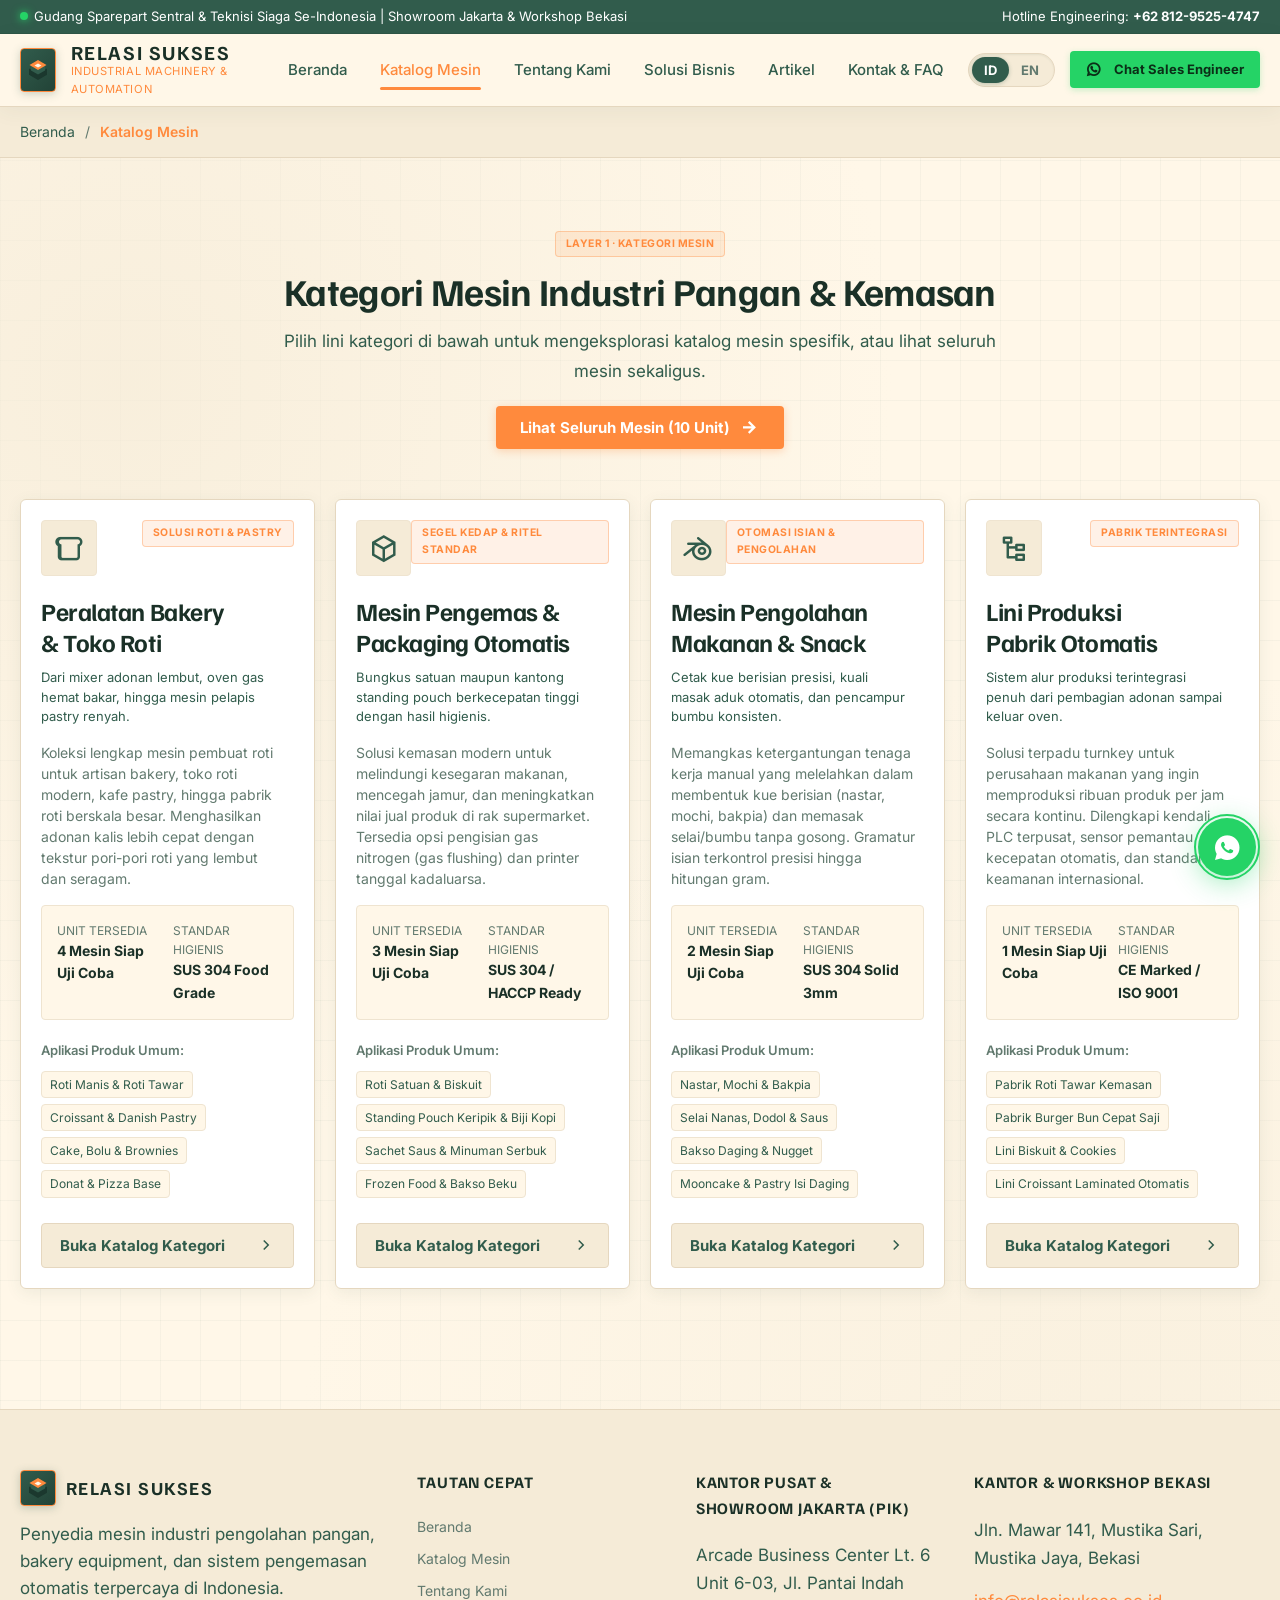
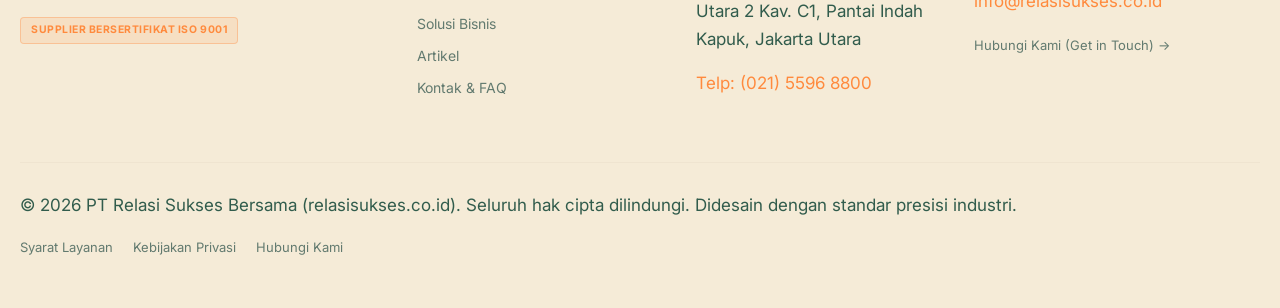
<file: products.html>
<!DOCTYPE html>
<html lang="id">
<head>
  <meta charset="UTF-8">
  <meta http-equiv="X-UA-Compatible" content="IE=edge">
  <meta name="viewport" content="width=device-width, initial-scale=1.0">
  <title>Katalog Mesin &amp; Sistem Pengemasan - Relasi Sukses</title>
  <meta name="description" content="Katalog lengkap mesin industri pangan, peralatan bakery, pengolahan makanan, dan sistem pengemasan otomatis PT Relasi Sukses Bersama (relasisukses.co.id) dengan spesifikasi mendalam dan konsultasi sales engineering via WhatsApp.">
  <link rel="canonical" href="https://relasisukses.co.id/products.html">
  <link rel="alternate" hreflang="id" href="https://relasisukses.co.id/products.html">
  <link rel="alternate" hreflang="x-default" href="https://relasisukses.co.id/products.html">

  <!-- Open Graph -->
  <meta property="og:type" content="website">
  <meta property="og:site_name" content="Relasi Sukses">
  <meta property="og:locale" content="id_ID">
  <meta property="og:title" content="Katalog Mesin & Sistem Pengemasan - Relasi Sukses">
  <meta property="og:description" content="Eksplorasi spesifikasi mesin bakery, mesin kemasan pouch & sachet, serta pengolahan makanan dengan konsultasi teknisi dan demo unit gratis.">
  <meta property="og:url" content="https://relasisukses.co.id/products.html">
  <meta property="og:image" content="https://relasisukses.co.id/images/og-products.jpg">

  <!-- Twitter Card -->
  <meta name="twitter:card" content="summary_large_image">
  <meta name="twitter:title" content="Katalog Mesin & Sistem Pengemasan - Relasi Sukses">
  <meta name="twitter:description" content="Daftar mesin industri pangan, bakery, dan pengemasan otomatis siap kirim & garansi resmi 2 tahun.">
  <meta name="twitter:image" content="https://relasisukses.co.id/images/og-products.jpg">

  <!-- Favicon Suite -->
  <link rel="icon" type="image/svg+xml" href="favicon.svg">
  <link rel="alternate icon" href="favicon.ico">
  <link rel="apple-touch-icon" href="images/apple-touch-icon.png">

  <!-- Google Fonts for High-Craft Industrial Sans-Serif Typography -->
  <link rel="preconnect" href="https://fonts.googleapis.com">
  <link rel="preconnect" href="https://fonts.gstatic.com" crossorigin>
  <link href="https://fonts.googleapis.com/css2?family=Familjen+Grotesk:wght@500;700;800&family=Inter:wght@400;500;600;700&display=swap" rel="stylesheet">

  <!-- Stylesheets -->
  <link rel="stylesheet" href="css/tokens.css?v=20261021">
  <link rel="stylesheet" href="css/remixicon/remixicon.css">
  <link rel="stylesheet" href="css/style.css?v=20261021">
  <link rel="stylesheet" href="css/products.css?v=20261021">
  <link rel="stylesheet" href="css/whatsapp-widget.css?v=20261021">

  <!-- Schema.org Structured Data: CollectionPage & ItemList -->
  <script type="application/ld+json">
  [
    {
      "@context": "https://schema.org",
      "@type": "CollectionPage",
      "@id": "https://relasisukses.co.id/products.html#webpage",
      "url": "https://relasisukses.co.id/products.html",
      "name": "Katalog Mesin & Sistem Pengemasan - Relasi Sukses",
      "description": "Katalog mesin industri pangan, peralatan bakery, pengolahan makanan, dan sistem pengemasan otomatis.",
      "isPartOf": {
        "@id": "https://relasisukses.co.id/#website"
      },
      "breadcrumb": {
        "@type": "BreadcrumbList",
        "itemListElement": [
          {
            "@type": "ListItem",
            "position": 1,
            "name": "Beranda",
            "item": "https://relasisukses.co.id/"
          },
          {
            "@type": "ListItem",
            "position": 2,
            "name": "Katalog Mesin",
            "item": "https://relasisukses.co.id/products.html"
          }
        ]
      }
    },
    {
      "@context": "https://schema.org",
      "@type": "ItemList",
      "name": "Kategori Mesin Industri Relasi Sukses",
      "itemListElement": [
        {
          "@type": "ListItem",
          "position": 1,
          "name": "Peralatan Bakery & Toko Roti",
          "description": "Spiral mixer, planetary mixer, proofer, deck oven gas/listrik SUS 304 food grade."
        },
        {
          "@type": "ListItem",
          "position": 2,
          "name": "Mesin Pengemas & Packaging Otomatis",
          "description": "Continuous band sealer, nitrogen gas flushing, vacuum packaging machine."
        },
        {
          "@type": "ListItem",
          "position": 3,
          "name": "Pengolahan Makanan & Pastry",
          "description": "Double jacket cooking kettle, planetary cooking mixer untuk selai, saus, dan dodol."
        }
      ]
    }
  ]
  </script>
</head>
<body>

  <!-- Top Announcement Bar -->
  <aside class="top-announcement" aria-label="Announcement">
    <div class="container announcement-inner">
      <div class="status-indicator">
        <span class="status-dot"></span>
        <span id="top-announcement-text">Gudang Sparepart Sentral &amp; Teknisi Siaga Se-Indonesia | Showroom Jakarta &amp; Workshop Bekasi</span>
      </div>
      <div style="display: flex; gap: 15px; align-items: center;">
        <span><span id="top-hotline-label">Hotline Engineering:</span> <strong>+62 812-9525-4747</strong></span>
      </div>
    </div>
  </aside>

  <!-- Site Header -->
  <header class="site-header">
    <div class="container header-main">
      <a href="index.html" class="brand-logo" aria-label="Relasi Sukses Homepage">
        <div class="logo-symbol">
          <svg viewBox="0 0 48 48" fill="none" width="28" height="28">
            <path d="M24 44L6 33.6V20.8L24 31.2L42 20.8V33.6L24 44Z" fill="#1B382E" />
            <path d="M24 33L10 24.8V14L24 22.2L38 14V24.8L24 33Z" fill="#315C4C" />
            <path d="M24 4L7 14L24 23.8L41 14L24 4Z" fill="#FF8A3D" />
            <polygon points="24,11 31,15 24,19 17,15" fill="#FFF7E8" />
          </svg>
        </div>
        <div class="logo-text">
          <span class="logo-title">RELASI SUKSES</span>
          <span class="logo-subtitle">Industrial Machinery &amp; Automation</span>
        </div>
      </a>

      <!-- Desktop Navigation Menu -->
      <nav aria-label="Main Navigation">
        <ul class="nav-menu" id="nav-menu">
          <li><a href="index.html#home" class="nav-link" id="nav-link-home">Beranda</a></li>
          <li><a href="products.html" class="nav-link active" id="nav-link-showcase">Katalog Mesin</a></li>
          <li><a href="about.html" class="nav-link" id="nav-link-about">Tentang Kami</a></li>
          <li><a href="solutions.html" class="nav-link" id="nav-link-solutions">Solusi Bisnis</a></li>
          <li><a href="articles.html" class="nav-link" id="nav-link-articles">Artikel</a></li>
          <li><a href="contact.html" class="nav-link" id="nav-link-contact">Kontak &amp; FAQ</a></li>
        </ul>
      </nav>

      <!-- Language Switcher & Quick Contact Action -->
      <div class="header-actions">
        <div class="lang-toggle" role="group" aria-label="Language selection">
          <button type="button" class="lang-btn active" data-lang="id" aria-label="Switch to Indonesian">ID</button>
          <button type="button" class="lang-btn" data-lang="en" aria-label="Switch to English">EN</button>
        </div>

        <a id="nav-wa-btn" href="#" target="_blank" rel="noopener" class="btn btn-wa btn-sm">
          <i class="ri-whatsapp-line"></i>
          <span id="nav-wa-text">Chat Sales Engineer</span>
        </a>

        <button type="button" class="mobile-menu-btn" id="mobile-menu-btn" aria-label="Open mobile menu">
          <i class="ri-menu-line" style="font-size: 1.5rem;"></i>
        </button>
      </div>
    </div>
  </header>

  <!-- Interactive Breadcrumb Bar -->
  <nav class="showcase-breadcrumb-bar" aria-label="Breadcrumb navigation">
    <div class="container">
      <ul class="breadcrumb-list" id="showcase-breadcrumbs">
        <!-- Dynamically rendered by products-page.js -->
      </ul>
    </div>
  </nav>

  <main class="container section-padding">

    <!-- ============================================================
         LAYER 1: KATEGORI PRODUK
         ============================================================ -->
    <section id="layer-1-container" class="layer-container active-layer" aria-labelledby="layer1-title">
      <div class="categories-header-block">
        <span class="badge-tag badge-gold" id="layer1-badge">Layer 1 · Kategori Mesin</span>
        <h1 class="section-heading" id="layer1-title" style="margin-top: 10px;">Kategori Mesin Industri Pangan &amp; Kemasan</h1>
        <p class="section-subheading" id="layer1-subtitle">Pilih lini kategori di bawah untuk mengeksplorasi katalog mesin spesifik, atau lihat seluruh mesin sekaligus.</p>
        
        <div style="margin-top: 20px;">
          <button type="button" class="btn btn-primary" id="layer1-all-btn">
            <span id="layer1-all-text">Lihat Seluruh Mesin (10 Unit)</span>
            <i class="ri-arrow-right-line"></i>
          </button>
        </div>
      </div>

      <!-- Categories Grid -->
      <div class="categories-grid" id="categories-grid">
        <!-- Dynamically rendered by products-page.js -->
      </div>
    </section>

    <!-- ============================================================
         LAYER 2: LIST PRODUK DALAM KATEGORI
         ============================================================ -->
    <section id="layer-2-container" class="layer-container" aria-labelledby="layer2-cat-title">
      <!-- Layer 2 Navigation Header -->
      <div class="layer2-nav-header">
        <button type="button" class="btn-back" id="layer2-back-btn">
          ← Kembali ke Pilihan Kategori
        </button>
        <span class="badge-tag badge-blue" id="layer2-count-badge">8 Mesin</span>
      </div>

      <div style="margin-bottom: 25px;">
        <h2 class="layer2-cat-title" id="layer2-cat-title">Peralatan Bakery &amp; Roti</h2>
        <p class="layer2-cat-desc" id="layer2-cat-desc">Koleksi lengkap mesin pembuat roti untuk artisan bakery hingga pabrik skala besar.</p>
      </div>

      <!-- Search, Categories Pills & Sort Toolbar -->
      <div class="layer2-toolbar">
        <div class="layer2-search-box">
          <i class="ri-search-line" style="font-size: 1.15rem; color: var(--text-muted); margin-left: 10px;"></i>
          <input type="text" id="layer2-search-input" class="layer2-search-input" placeholder="Cari tipe / nama mesin dalam kategori ini...">
        </div>

        <div class="pill-buttons-wrap" id="layer2-cat-pills">
          <!-- Populated by products-page.js -->
        </div>

        <div class="layer2-sort-wrap">
          <span id="layer2-sort-label">Urutkan:</span>
          <select id="layer2-sort-select" class="layer2-sort-select" aria-label="Sort by">
            <option value="popular" id="layer2-sort-popular">Paling Diminati</option>
            <option value="code" id="layer2-sort-code">Kode Model (A - Z)</option>
          </select>
        </div>
      </div>

      <!-- Product List Grid -->
      <div class="showcase-grid" id="layer2-products-grid">
        <!-- Dynamically rendered by products-page.js -->
      </div>
    </section>

    <!-- ============================================================
         LAYER 3: PRODUK DETAIL LENGKAP
         ============================================================ -->
    <section id="layer-3-container" class="layer-container" aria-labelledby="layer3-title">
      <!-- Layer 3 Navigation Header -->
      <div class="layer3-header-nav">
        <button type="button" class="btn-back" id="layer3-back-btn">
          ← Kembali ke Daftar Mesin
        </button>
        <span class="badge-tag badge-gold" id="layer3-popular-badge">Spesifikasi Lengkap</span>
      </div>

      <!-- Detail Hero Section -->
      <div class="detail-hero-layout">
        <!-- Visual Blueprint Card -->
        <div class="detail-visual-box">
          <div class="blueprint-header">
            <span class="blueprint-code" id="layer3-code-badge">MODEL-001</span>
            <span class="badge-tag badge-green" id="layer3-stock-badge">Ready Stock Demo Unit</span>
          </div>

          <div class="detail-main-art" id="layer3-visual-art">
            <!-- Icon SVG inserted by JS -->
          </div>

          <div class="blueprint-specs-quick">
            <div class="quick-spec-item">
              <div class="quick-spec-label" id="layer3-spec-warranty-lbl">Garansi Resmi</div>
              <div class="quick-spec-val text-gold" id="layer3-spec-warranty-val">2 Tahun Service + Parts</div>
            </div>
            <div class="quick-spec-item">
              <div class="quick-spec-label" id="layer3-spec-mat-lbl">Standar Bahan</div>
              <div class="quick-spec-val text-blue" id="layer3-spec-mat-val">SUS 304 Food Grade</div>
            </div>
          </div>
        </div>

        <!-- Product Narrative & Primary CTAs -->
        <div class="detail-info-box">
          <h1 class="detail-product-title" id="layer3-title">Nama Mesin Industri</h1>
          <p class="detail-product-tagline" id="layer3-tagline">Tagline keunggulan operasional mesin</p>
          <p class="detail-product-desc" id="layer3-desc">Deskripsi mendalam mengenai cara kerja mesin dan manfaatnya bagi alur produksi Anda.</p>

          <!-- Primary Direct WhatsApp Conversion Actions -->
          <div class="detail-cta-row">
            <a id="layer3-wa-quote-btn" href="#" target="_blank" rel="noopener" class="btn btn-wa">
              <i class="ri-whatsapp-fill"></i>
              Konsultasi Penawaran via WhatsApp
            </a>

            <a id="layer3-wa-demo-btn" href="#" target="_blank" rel="noopener" class="btn btn-ghost" style="border-color: var(--accent-gold); color: var(--accent-gold);">
              <i class="ri-calendar-check-line"></i>
              Jadwalkan Demo Uji Coba Gratis
            </a>
          </div>

          <!-- ROI & Value Highlight Box -->
          <div class="roi-highlight-box">
            <div class="roi-highlight-header">
              <i class="ri-time-line" style="font-size: 1.25rem;"></i>
              <span id="layer3-roi-title">Kenapa Mesin Ini Menguntungkan Bisnis Anda?</span>
            </div>
            <p class="roi-highlight-text" id="layer3-roi-text">
              Kalkulasi nilai tambah dan efisiensi tenaga kerja.
            </p>
          </div>
        </div>
      </div>

      <!-- Technical Specifications Full Table -->
      <section class="detail-specs-section">
        <h3 class="detail-section-title" id="layer3-specs-table-title">
          <i class="ri-table-line"></i>
          Spesifikasi Teknis Detail
        </h3>
        <table class="detail-table">
          <tbody id="layer3-specs-tbody">
            <!-- Dynamically populated -->
          </tbody>
        </table>
      </section>

      <!-- Operational & Safety Features Grid -->
      <section style="margin-bottom: 35px;">
        <h3 class="detail-section-title" id="layer3-features-title">
          <i class="ri-shield-check-line"></i>
          Fitur Unggulan Operasional
        </h3>
        <div class="detail-features-grid" id="layer3-features-grid">
          <!-- Dynamically populated -->
        </div>
      </section>

      <!-- Recommended Applications Box -->
      <div style="background: var(--bg-card); border: 1px solid var(--border-light); padding: 20px; border-radius: 6px; margin-bottom: 35px;">
        <h4 id="layer3-apps-title" style="color: var(--accent-gold); font-size: 1rem; margin-bottom: 8px;">Rekomendasi Aplikasi Produk:</h4>
        <p id="layer3-apps-content" style="color: var(--text-secondary); line-height: 1.6;"></p>
      </div>

      <!-- Companion Machinery in the Same Line -->
      <section style="margin-bottom: 40px;">
        <h3 class="detail-section-title" id="layer3-related-title">
          <i class="ri-links-line"></i>
          Rekomendasi Mesin Terkait (Satu Alur Produksi)
        </h3>
        <div class="related-machines-grid" id="layer3-related-grid">
          <!-- Dynamically populated with companion machinery -->
        </div>
      </section>

      <!-- Direct Sales Engineer Contact Card -->
      <div class="sales-engineer-banner">
        <div class="sales-rep-info">
          <div class="sales-rep-avatar">HW</div>
          <div class="sales-rep-details">
            <h4 id="layer3-direct-wa-title">Tertarik dengan Mesin Ini?</h4>
            <p id="layer3-direct-wa-desc">Diskusikan resep, kebutuhan listrik tempat usaha Anda, atau jadwalkan uji coba mesin langsung bersama sales engineer kami.</p>
          </div>
        </div>

        <a id="layer3-sales-rep-btn" href="#" target="_blank" rel="noopener" class="btn btn-wa">
          Hubungi Sales Engineer (WA Langsung)
        </a>
      </div>
    </section>

  </main>

  <!-- Site Footer -->
  <footer class="site-footer">
    <div class="container">
      <div class="footer-grid">
        <div>
          <div style="display: flex; align-items: center; gap: 10px; margin-bottom: 15px;">
            <div class="logo-symbol" style="width: 36px; height: 36px;">
              <svg viewBox="0 0 48 48" fill="none" width="24" height="24">
                <path d="M24 44L6 33.6V20.8L24 31.2L42 20.8V33.6L24 44Z" fill="#1B382E" />
                <path d="M24 33L10 24.8V14L24 22.2L38 14V24.8L24 33Z" fill="#315C4C" />
                <path d="M24 4L7 14L24 23.8L41 14L24 4Z" fill="#FF8A3D" />
                <polygon points="24,11 31,15 24,19 17,15" fill="#FFF7E8" />
              </svg>
            </div>
            <span class="logo-title" style="font-size: 1.15rem;">RELASI SUKSES</span>
          </div>
          <p id="footer-about-text" style="line-height: 1.6; margin-bottom: 15px;">PT Relasi Sukses Bersama - Penyedia mesin industri pengolahan pangan, bakery equipment, dan sistem pengemasan otomatis terpercaya di Indonesia.</p>
          <span class="badge-tag badge-gold" id="footer-badge-iso">ISO 9001 Certified Supplier</span>
        </div>

        <div>
          <div class="footer-col-title" id="footer-quicklinks-title">Tautan Cepat</div>
          <ul class="footer-links-list">
            <li><a href="index.html#home" id="footer-link-home">Beranda</a></li>
            <li><a href="products.html" id="footer-link-showcase">Katalog Mesin</a></li>
            <li><a href="about.html" id="footer-link-about">Tentang Kami</a></li>
            <li><a href="solutions.html" id="footer-link-solutions">Solusi Bisnis</a></li>
            <li><a href="articles.html" id="footer-link-articles">Artikel</a></li>
            <li><a href="contact.html" id="footer-link-contact">Kontak &amp; FAQ</a></li>
          </ul>
        </div>

        <div>
          <div class="footer-col-title" id="footer-head-title">Showroom Jakarta</div>
          <div class="footer-address-block">
            <p id="footer-head-addr">Arcade Business Center Lt. 6 Unit 6-03, Pantai Indah Kapuk (PIK), Jakarta Utara 14460</p>
            <p style="margin-top: 5px; color: var(--accent-gold);">Telp: (021) 5596 8800</p>
          </div>
        </div>

        <div>
          <div class="footer-col-title" id="footer-branch-title">Kantor &amp; Workshop Bekasi</div>
          <div class="footer-address-block">
            <p id="footer-branch-addr">Jln. Mawar 141, Mustika Sari, Mustika Jaya, Bekasi</p>
            <p style="margin-top: 5px;"><a href="mailto:info@relasisukses.co.id" style="color: var(--accent-gold);">info@relasisukses.co.id</a></p>
            <p style="margin-top: 5px;"><a href="https://relasisukses.co.id/get-in-touch/" style="color: var(--text-muted); font-size: 0.8125rem;">Hubungi Kami (Get in Touch) &rarr;</a></p>
          </div>
        </div>
      </div>

      <div class="footer-bottom-bar">
        <p id="footer-legal-notice">© 2026 PT Relasi Sukses Bersama (relasisukses.co.id). Seluruh hak cipta dilindungi. Didesain dengan standar presisi industri.</p>
        <div class="footer-legal-links">
          <a href="terms.html" class="text-muted" style="font-size: 0.8125rem;" id="footer-terms-link">Syarat Layanan</a>
          <a href="privacy.html" class="text-muted" style="font-size: 0.8125rem;" id="footer-privacy-link">Kebijakan Privasi</a>
          <a href="contact.html" class="text-muted" style="font-size: 0.8125rem;" id="footer-getintouch-link">Hubungi Kami</a>
        </div>
      </div>
    </div>
  </footer>

  <!-- Chatura-Standard Floating WhatsApp Widget -->
  <div class="wa-widget" id="waWidget"></div>

  <!-- Navigation & Showcase Application Logic Modules -->
  <script src="js/nav.js"></script>
  <script type="module" src="js/products-page.js?v=5"></script>
</body>
</html>
</file>
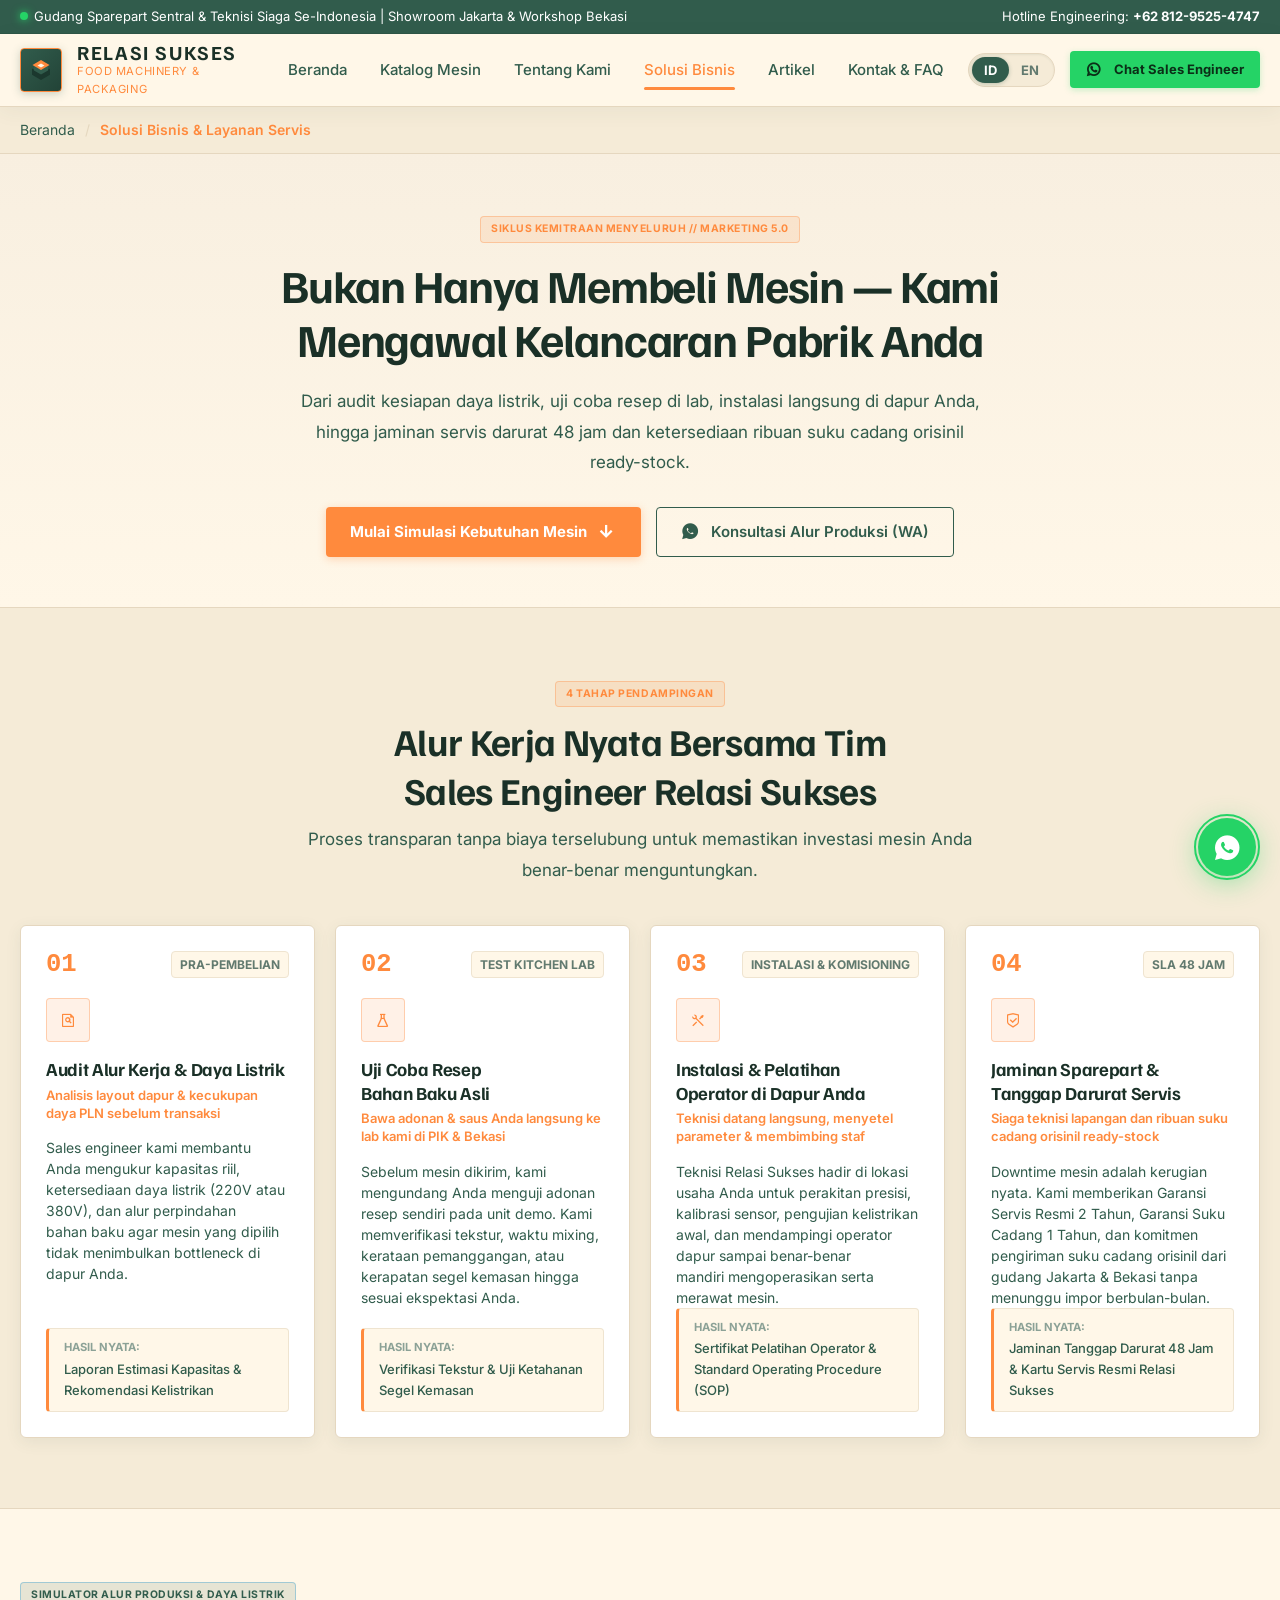
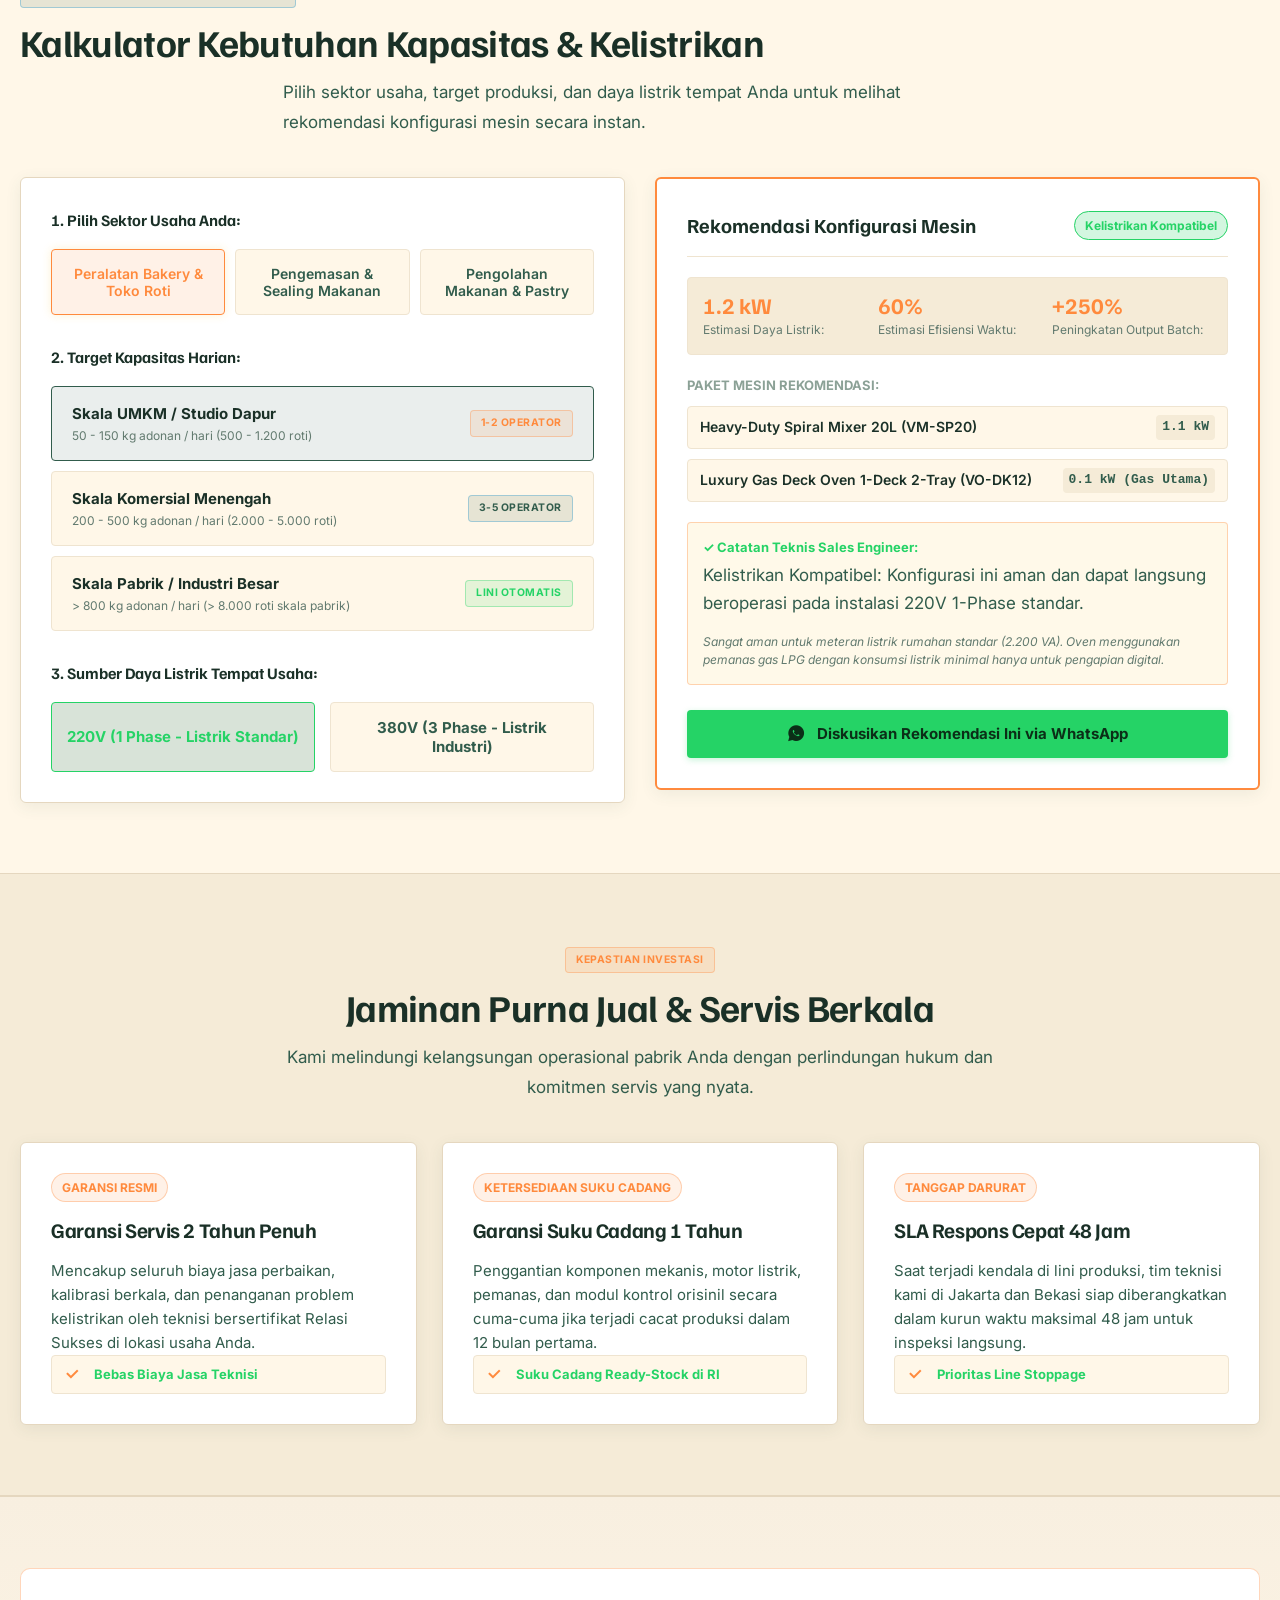
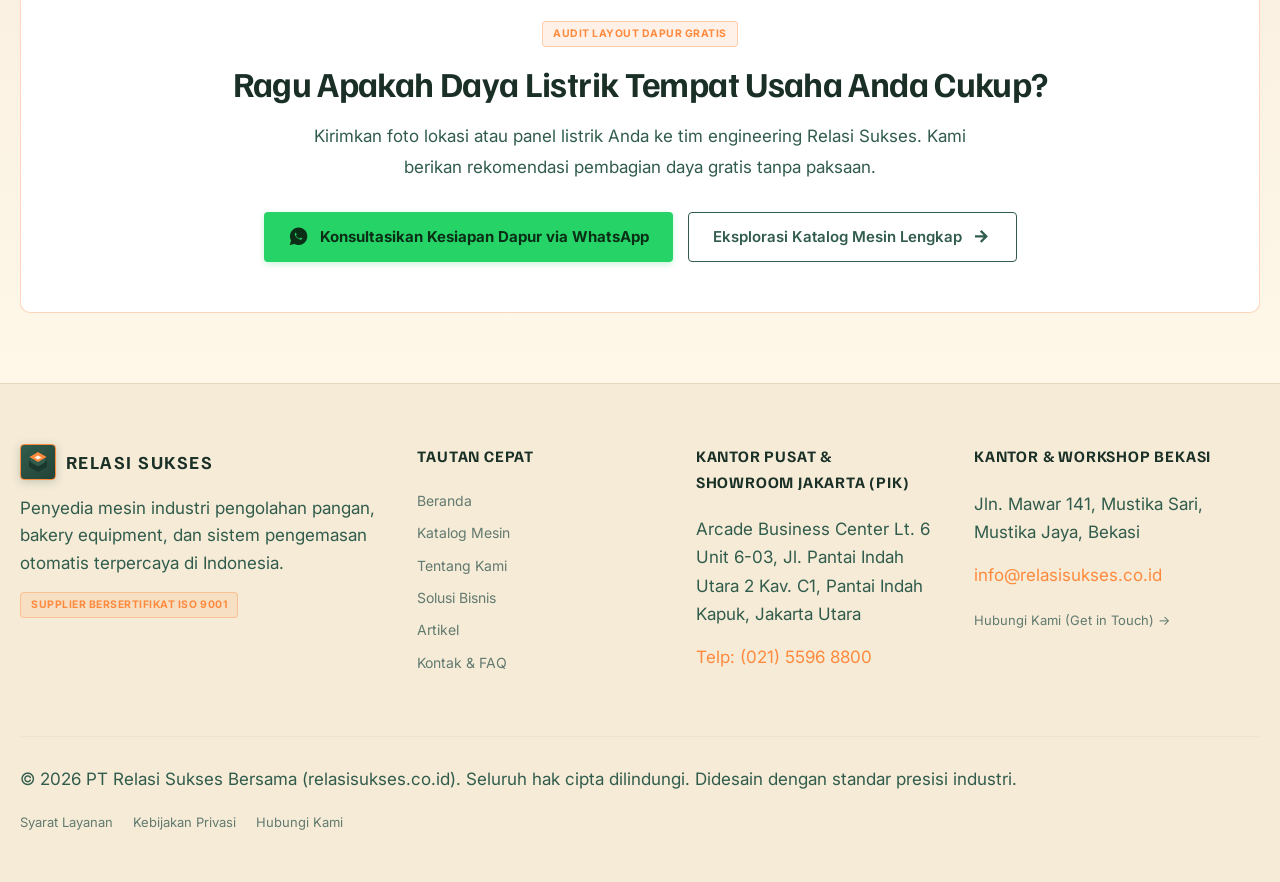
<file: solutions.html>
<!DOCTYPE html>
<html lang="id">
<head>
  <meta charset="UTF-8">
  <meta http-equiv="X-UA-Compatible" content="IE=edge">
  <meta name="viewport" content="width=device-width, initial-scale=1.0">
  <title>Solusi Bisnis &amp; Layanan Servis - Relasi Sukses</title>
  <meta name="description" content="Kemitraan teknis hulu ke hilir PT Relasi Sukses Bersama (relasisukses.co.id): audit kelistrikan dapur 220V/380V, uji coba resep di lab, instalasi on-site, simulator kapasitas produksi, dan garansi servis tanggap 48 jam.">
  <link rel="canonical" href="https://relasisukses.co.id/solutions.html">
  <link rel="alternate" hreflang="id" href="https://relasisukses.co.id/solutions.html">
  <link rel="alternate" hreflang="x-default" href="https://relasisukses.co.id/solutions.html">

  <!-- Open Graph -->
  <meta property="og:type" content="website">
  <meta property="og:site_name" content="Relasi Sukses">
  <meta property="og:locale" content="id_ID">
  <meta property="og:title" content="Solusi Bisnis & Layanan Servis - Relasi Sukses">
  <meta property="og:description" content="Simulator kapasitas produksi pangan & kelistrikan 220V/380V, audit alur dapur, dan SLA teknisi siaga seluruh Indonesia.">
  <meta property="og:url" content="https://relasisukses.co.id/solutions.html">
  <meta property="og:image" content="https://relasisukses.co.id/images/og-solutions.jpg">

  <!-- Twitter Card -->
  <meta name="twitter:card" content="summary_large_image">
  <meta name="twitter:title" content="Solusi Bisnis & Layanan Servis - Relasi Sukses">
  <meta name="twitter:description" content="Konsultasi alur produksi makanan & bakery, sizing mesin, dan garansi resmi PT Relasi Sukses Bersama.">
  <meta name="twitter:image" content="https://relasisukses.co.id/images/og-solutions.jpg">

  <!-- Favicon Suite -->
  <link rel="icon" type="image/svg+xml" href="favicon.svg">
  <link rel="alternate icon" href="favicon.ico">
  <link rel="apple-touch-icon" href="images/apple-touch-icon.png">

  <!-- Google Fonts for High-Craft Industrial Typography -->
  <link rel="preconnect" href="https://fonts.googleapis.com">
  <link rel="preconnect" href="https://fonts.gstatic.com" crossorigin>
  <link href="https://fonts.googleapis.com/css2?family=Familjen+Grotesk:wght@500;700;800&family=Inter:wght@400;500;600;700&display=swap" rel="stylesheet">

  <!-- Stylesheets -->
  <link rel="stylesheet" href="css/tokens.css?v=20261021">
  <link rel="stylesheet" href="css/remixicon/remixicon.css">
  <link rel="stylesheet" href="css/style.css?v=20261021">
  <link rel="stylesheet" href="css/solutions.css?v=20261021">
  <link rel="stylesheet" href="css/whatsapp-widget.css?v=20261021">

  <!-- Schema.org Structured Data: Service & BreadcrumbList -->
  <script type="application/ld+json">
  [
    {
      "@context": "https://schema.org",
      "@type": "WebPage",
      "@id": "https://relasisukses.co.id/solutions.html#webpage",
      "url": "https://relasisukses.co.id/solutions.html",
      "name": "Solusi Bisnis & Layanan Servis - Relasi Sukses",
      "isPartOf": {
        "@id": "https://relasisukses.co.id/#website"
      },
      "breadcrumb": {
        "@type": "BreadcrumbList",
        "itemListElement": [
          {
            "@type": "ListItem",
            "position": 1,
            "name": "Beranda",
            "item": "https://relasisukses.co.id/"
          },
          {
            "@type": "ListItem",
            "position": 2,
            "name": "Solusi Bisnis",
            "item": "https://relasisukses.co.id/solutions.html"
          }
        ]
      }
    },
    {
      "@context": "https://schema.org",
      "@type": "Service",
      "name": "Konsultasi Sales Engineering & Instalasi Mesin Industri Pangan",
      "provider": {
        "@id": "https://relasisukses.co.id/#organization"
      },
      "areaServed": "ID",
      "description": "Layanan audit tata letak alur dapur, pengujian kapasitas produksi, commissioning instalasi on-site, pelatihan operator, dan garansi resmi 2 tahun dengan teknisi siap siaga."
    }
  ]
  </script>
</head>
<body>

  <!-- Top Announcement Bar -->
  <aside class="top-announcement" aria-label="Announcement">
    <div class="container announcement-inner">
      <div class="status-indicator">
        <span class="status-dot"></span>
        <span id="top-announcement-text">Gudang Sparepart Sentral &amp; Teknisi Siaga Se-Indonesia | Showroom Jakarta &amp; Workshop Bekasi</span>
      </div>
      <div style="display: flex; gap: 15px; align-items: center;">
        <span><span id="top-hotline-label">Hotline Engineering:</span> <strong>+62 812-9525-4747</strong></span>
      </div>
    </div>
  </aside>

  <!-- Site Header -->
  <header class="site-header">
    <div class="container header-main">
      <a href="index.html" class="brand-logo" aria-label="Relasi Sukses Homepage">
        <div class="logo-symbol">
          <svg viewBox="0 0 48 48" fill="none" width="28" height="28">
            <path d="M24 44L6 33.6V20.8L24 31.2L42 20.8V33.6L24 44Z" fill="#1B382E" />
            <path d="M24 33L10 24.8V14L24 22.2L38 14V24.8L24 33Z" fill="#315C4C" />
            <path d="M24 4L7 14L24 23.8L41 14L24 4Z" fill="#FF8A3D" />
            <polygon points="24,11 31,15 24,19 17,15" fill="#FFF7E8" />
          </svg>
        </div>
        <div class="logo-text">
          <span class="logo-title">RELASI SUKSES</span>
          <span class="logo-subtitle" id="nav-brand-tag">Industrial Machinery &amp; Automation</span>
        </div>
      </a>

      <!-- Desktop Navigation Menu -->
      <nav aria-label="Main Navigation">
        <ul class="nav-menu" id="nav-menu">
          <li><a href="index.html#home" class="nav-link" id="nav-link-home">Beranda</a></li>
          <li><a href="products.html" class="nav-link" id="nav-link-showcase">Katalog Mesin</a></li>
          <li><a href="about.html" class="nav-link" id="nav-link-about">Tentang Kami</a></li>
          <li><a href="solutions.html" class="nav-link active" id="nav-link-solutions">Solusi Bisnis</a></li>
          <li><a href="articles.html" class="nav-link" id="nav-link-articles">Artikel</a></li>
          <li><a href="contact.html" class="nav-link" id="nav-link-contact">Kontak &amp; FAQ</a></li>
        </ul>
      </nav>

      <!-- Language Switcher & Quick Contact Action -->
      <div class="header-actions">
        <div class="lang-toggle" role="group" aria-label="Language selection">
          <button type="button" class="lang-btn active" data-lang="id" aria-label="Switch to Indonesian">ID</button>
          <button type="button" class="lang-btn" data-lang="en" aria-label="Switch to English">EN</button>
        </div>

        <a id="nav-wa-btn" href="#" target="_blank" rel="noopener" class="btn btn-wa btn-sm">
          <i class="ri-whatsapp-line"></i>
          <span id="nav-wa-text">Chat Sales Engineer</span>
        </a>

        <button type="button" class="mobile-menu-btn" id="mobile-menu-btn" aria-label="Open mobile menu">
          <i class="ri-menu-line" style="font-size: 1.5rem;"></i>
        </button>
      </div>
    </div>
  </header>

  <!-- Breadcrumb Bar -->
  <nav class="showcase-breadcrumb-bar" aria-label="Breadcrumb navigation">
    <div class="container">
      <ul class="breadcrumb-list" id="solutions-breadcrumbs">
        <li><a href="index.html" id="bc-home">Beranda</a></li>
        <li class="separator">/</li>
        <li class="current" id="bc-current">Solusi Bisnis &amp; Layanan Servis</li>
      </ul>
    </div>
  </nav>

  <main>
    <!-- ============================================================
         1. HERO SECTION (MARKETING 5.0)
         ============================================================ -->
    <section class="solutions-hero-section" aria-labelledby="solutions-hero-title">
      <div class="container">
        <div class="solutions-hero-box">
          <span class="badge-tag badge-gold" id="hero-badge">Siklus Kemitraan Menyeluruh // Marketing 5.0</span>
          <h1 class="solutions-hero-title" id="hero-title">Bukan Hanya Membeli Mesin — Kami Mengawal Kelancaran Pabrik Anda</h1>
          <p class="solutions-hero-lead" id="hero-lead">Dari audit kesiapan daya listrik, uji coba resep di lab, instalasi langsung di dapur Anda, hingga jaminan servis darurat 48 jam dan ketersediaan ribuan suku cadang orisinil ready-stock.</p>

          <div class="solutions-hero-actions">
            <a href="#calculator" class="btn btn-primary" id="hero-cta-audit">
              <span id="hero-cta-audit-text">Mulai Simulasi Kebutuhan Mesin</span>
              <i class="ri-arrow-down-line"></i>
            </a>
            <a id="hero-cta-wa" href="#" target="_blank" rel="noopener" class="btn btn-ghost">
              <i class="ri-whatsapp-fill"></i>
              <span id="hero-cta-wa-text">Konsultasi Alur Produksi (WA)</span>
            </a>
          </div>
        </div>
      </div>
    </section>

    <!-- ============================================================
         2. 4-STAGE PARTNERSHIP LIFECYCLE
         ============================================================ -->
    <section class="section-padding lifecycle-section" aria-labelledby="lifecycle-title">
      <div class="container">
        <div class="section-header-block" style="text-align: center; max-width: 760px; margin: 0 auto;">
          <span class="badge-tag badge-gold" id="lifecycle-badge">4 Tahap Pendampingan</span>
          <h2 class="section-heading" id="lifecycle-title" style="margin-top: 10px;">Alur Kerja Nyata Bersama Tim Sales Engineer Relasi Sukses</h2>
          <p class="section-subheading" id="lifecycle-subtitle">Proses transparan tanpa biaya terselubung untuk memastikan investasi mesin Anda benar-benar menguntungkan.</p>
        </div>

        <div class="lifecycle-grid" id="lifecycle-grid">
          <!-- Dynamically populated by solutions-page.js -->
        </div>
      </div>
    </section>

    <!-- ============================================================
         3. INTERACTIVE PRODUCTION & ELECTRICAL CALCULATOR
         ============================================================ -->
    <section class="section-padding calculator-section" id="calculator" aria-labelledby="calc-title">
      <div class="container">
        <div class="section-header-block">
          <span class="badge-tag badge-blue" id="calc-badge">Simulator Alur Produksi &amp; Daya Listrik</span>
          <h2 class="section-heading" id="calc-title" style="margin-top: 10px;">Kalkulator Kebutuhan Kapasitas &amp; Kelistrikan</h2>
          <p class="section-subheading" id="calc-subtitle">Pilih sektor usaha, target produksi, dan daya listrik tempat Anda untuk melihat rekomendasi konfigurasi mesin secara instan.</p>
        </div>

        <div class="calculator-split-layout">
          <!-- Left Panel: Input Controls -->
          <div class="calc-controls-card">
            <!-- 1. Industry Sector Selector -->
            <div class="calc-field-group">
              <label class="calc-field-label" id="calc-industry-label">1. Pilih Sektor Usaha Anda:</label>
              <div class="calc-pills-wrap" id="calc-sector-pills">
                <!-- Dynamically populated -->
              </div>
            </div>

            <!-- 2. Target Daily Scale Selector -->
            <div class="calc-field-group">
              <label class="calc-field-label" id="calc-scale-label">2. Target Kapasitas Harian:</label>
              <div class="calc-scale-options" id="calc-scale-options">
                <!-- Dynamically populated -->
              </div>
            </div>

            <!-- 3. Current Electrical Supply (220V vs 380V) -->
            <div class="calc-field-group">
              <label class="calc-field-label" id="calc-power-label">3. Sumber Daya Listrik Tempat Usaha:</label>
              <div class="calc-power-switches">
                <button type="button" class="calc-power-btn active" data-phase="220V" id="btn-power-220">
                  220V (1 Phase - Listrik Standar)
                </button>
                <button type="button" class="calc-power-btn" data-phase="380V" id="btn-power-380">
                  380V (3 Phase - Listrik Industri)
                </button>
              </div>
            </div>
          </div>

          <!-- Right Panel: Live Blueprint Result Card -->
          <div class="calc-result-blueprint" id="calc-result-blueprint">
            <div>
              <div class="calc-result-top-bar">
                <div class="calc-result-header-title" id="calc-result-header">Rekomendasi Konfigurasi Mesin</div>
                <span class="calc-status-badge" id="calc-status-badge">Kompatibel</span>
              </div>

              <!-- Quick Metrics Grid -->
              <div class="calc-metrics-row">
                <div class="calc-metric-box">
                  <span class="calc-metric-val" id="metric-power-val">1.2 kW</span>
                  <span class="calc-metric-lbl" id="metric-power-lbl">Estimasi Daya Listrik</span>
                </div>
                <div class="calc-metric-box">
                  <span class="calc-metric-val" id="metric-labor-val">60%</span>
                  <span class="calc-metric-lbl" id="metric-labor-lbl">Efisiensi Waktu</span>
                </div>
                <div class="calc-metric-box">
                  <span class="calc-metric-val" id="metric-boost-val">+250%</span>
                  <span class="calc-metric-lbl" id="metric-boost-lbl">Output per Batch</span>
                </div>
              </div>

              <!-- Recommended Machine List -->
              <div class="calc-package-block">
                <div class="calc-package-title" id="calc-package-title">Paket Mesin Rekomendasi:</div>
                <ul class="calc-machine-list" id="calc-machine-list">
                  <!-- Dynamically populated -->
                </ul>
              </div>

              <!-- Engineering Advisory Note -->
              <div class="calc-advisory-alert" id="calc-advisory-alert">
                <!-- Dynamically populated -->
              </div>
            </div>

            <!-- Action Button: Discuss with WhatsApp -->
            <div>
              <a id="calc-wa-discuss-btn" href="#" target="_blank" rel="noopener" class="btn btn-wa" style="width: 100%; justify-content: center;">
                <i class="ri-whatsapp-fill"></i>
                <span id="calc-wa-discuss-text">Diskusikan Rekomendasi Ini via WhatsApp</span>
              </a>
            </div>
          </div>
        </div>
      </div>
    </section>

    <!-- ============================================================
         4. WARRANTY & SERVICE SLA SECTION
         ============================================================ -->
    <section class="section-padding warranty-section" aria-labelledby="warranty-title">
      <div class="container">
        <div class="section-header-block" style="text-align: center; max-width: 760px; margin: 0 auto;">
          <span class="badge-tag badge-gold" id="warranty-badge">Kepastian Investasi</span>
          <h2 class="section-heading" id="warranty-title" style="margin-top: 10px;">Jaminan Purna Jual &amp; Servis Berkala</h2>
          <p class="section-subheading" id="warranty-subtitle">Kami melindungi kelangsungan operasional pabrik Anda dengan perlindungan hukum dan komitmen servis yang nyata.</p>
        </div>

        <div class="warranty-grid" id="warranty-grid">
          <!-- Dynamically populated by solutions-page.js -->
        </div>
      </div>
    </section>

    <!-- ============================================================
         5. CASUAL CTA BANNER (COMPLIMENTARY AUDIT)
         ============================================================ -->
    <section class="section-padding cta-section" style="background: linear-gradient(180deg, #F8EFE0 0%, var(--bg-page) 100%); border-top: 1px solid var(--border-light);">
      <div class="container">
        <div class="cta-banner-card" style="background: var(--bg-surface); border: 1px solid var(--accent-gold-border); border-radius: var(--radius-lg); padding: 50px 40px; text-align: center; box-shadow: var(--shadow-modal);">
          <span class="badge-tag badge-gold" id="cta-badge">Audit Layout Dapur Gratis</span>
          <h2 class="section-heading" id="cta-title" style="margin-top: 14px; margin-bottom: 15px; font-size: 2.2rem;">Ragu Apakah Daya Listrik Tempat Usaha Anda Cukup?</h2>
          <p class="section-subheading" id="cta-desc" style="max-width: 700px; margin: 0 auto 30px auto;">Kirimkan foto lokasi atau panel listrik Anda ke tim engineering Relasi Sukses. Kami berikan rekomendasi pembagian daya gratis tanpa paksaan.</p>

          <div style="display: flex; gap: 15px; justify-content: center; flex-wrap: wrap;">
            <a id="cta-wa-btn" href="#" target="_blank" rel="noopener" class="btn btn-wa btn-lg">
              <i class="ri-whatsapp-fill" style="font-size: 1.25rem;"></i>
              <span id="cta-wa-text">Konsultasikan Kesiapan Dapur via WhatsApp</span>
            </a>
            <a id="cta-catalog-btn" href="products.html" class="btn btn-ghost btn-lg">
              <span id="cta-catalog-text">Eksplorasi Katalog Mesin Lengkap</span>
              <i class="ri-arrow-right-line"></i>
            </a>
          </div>
        </div>
      </div>
    </section>
  </main>

  <!-- Site Footer -->
  <footer class="site-footer">
    <div class="container">
      <div class="footer-grid">
        <div>
          <div style="display: flex; align-items: center; gap: 10px; margin-bottom: 15px;">
            <div class="logo-symbol" style="width: 36px; height: 36px;">
              <svg viewBox="0 0 48 48" fill="none" width="24" height="24">
                <path d="M24 44L6 33.6V20.8L24 31.2L42 20.8V33.6L24 44Z" fill="#1B382E" />
                <path d="M24 33L10 24.8V14L24 22.2L38 14V24.8L24 33Z" fill="#315C4C" />
                <path d="M24 4L7 14L24 23.8L41 14L24 4Z" fill="#FF8A3D" />
                <polygon points="24,11 31,15 24,19 17,15" fill="#FFF7E8" />
              </svg>
            </div>
            <span class="logo-title" style="font-size: 1.15rem;">RELASI SUKSES</span>
          </div>
          <p id="footer-about-text" style="line-height: 1.6; margin-bottom: 15px;">PT Relasi Sukses Bersama - Penyedia mesin industri pengolahan pangan, bakery equipment, dan sistem pengemasan otomatis terpercaya di Indonesia.</p>
          <span class="badge-tag badge-gold" id="footer-badge-iso">ISO 9001 Certified Supplier</span>
        </div>

        <div>
          <div class="footer-col-title" id="footer-quicklinks-title">Tautan Cepat</div>
          <ul class="footer-links-list">
            <li><a href="index.html#home" id="footer-link-home">Beranda</a></li>
            <li><a href="products.html" id="footer-link-showcase">Katalog Mesin</a></li>
            <li><a href="about.html" id="footer-link-about">Tentang Kami</a></li>
            <li><a href="solutions.html" id="footer-link-solutions">Solusi Bisnis</a></li>
            <li><a href="articles.html" id="footer-link-articles">Artikel</a></li>
            <li><a href="contact.html" id="footer-link-contact">Kontak &amp; FAQ</a></li>
          </ul>
        </div>

        <div>
          <div class="footer-col-title" id="footer-head-title">Showroom Jakarta</div>
          <div class="footer-address-block">
            <p id="footer-head-addr">Arcade Business Center Lt. 6 Unit 6-03, Pantai Indah Kapuk (PIK), Jakarta Utara 14460</p>
            <p style="margin-top: 5px; color: var(--accent-gold);">Telp: (021) 5596 8800</p>
          </div>
        </div>

        <div>
          <div class="footer-col-title" id="footer-branch-title">Kantor &amp; Workshop Bekasi</div>
          <div class="footer-address-block">
            <p id="footer-branch-addr">Jln. Mawar 141, Mustika Sari, Mustika Jaya, Bekasi</p>
            <p style="margin-top: 5px;"><a href="mailto:info@relasisukses.co.id" style="color: var(--accent-gold);">info@relasisukses.co.id</a></p>
            <p style="margin-top: 5px;"><a href="https://relasisukses.co.id/get-in-touch/" style="color: var(--text-muted); font-size: 0.8125rem;">Hubungi Kami (Get in Touch) &rarr;</a></p>
          </div>
        </div>
      </div>

      <div class="footer-bottom-bar">
        <p id="footer-legal-notice">© 2026 PT Relasi Sukses Bersama (relasisukses.co.id). Seluruh hak cipta dilindungi. Didesain dengan standar presisi industri.</p>
        <div class="footer-legal-links">
          <a href="terms.html" class="text-muted" style="font-size: 0.8125rem;" id="footer-terms-link">Syarat Layanan</a>
          <a href="privacy.html" class="text-muted" style="font-size: 0.8125rem;" id="footer-privacy-link">Kebijakan Privasi</a>
          <a href="contact.html" class="text-muted" style="font-size: 0.8125rem;" id="footer-getintouch-link">Hubungi Kami</a>
        </div>
      </div>
    </div>
  </footer>

  <!-- Chatura-Standard Floating WhatsApp Widget -->
  <div class="wa-widget" id="waWidget"></div>

  <!-- Navigation & Application Controller Modules -->
  <script src="js/nav.js"></script>
  <script type="module" src="js/solutions-page.js?v=5"></script>
</body>
</html>
</file>
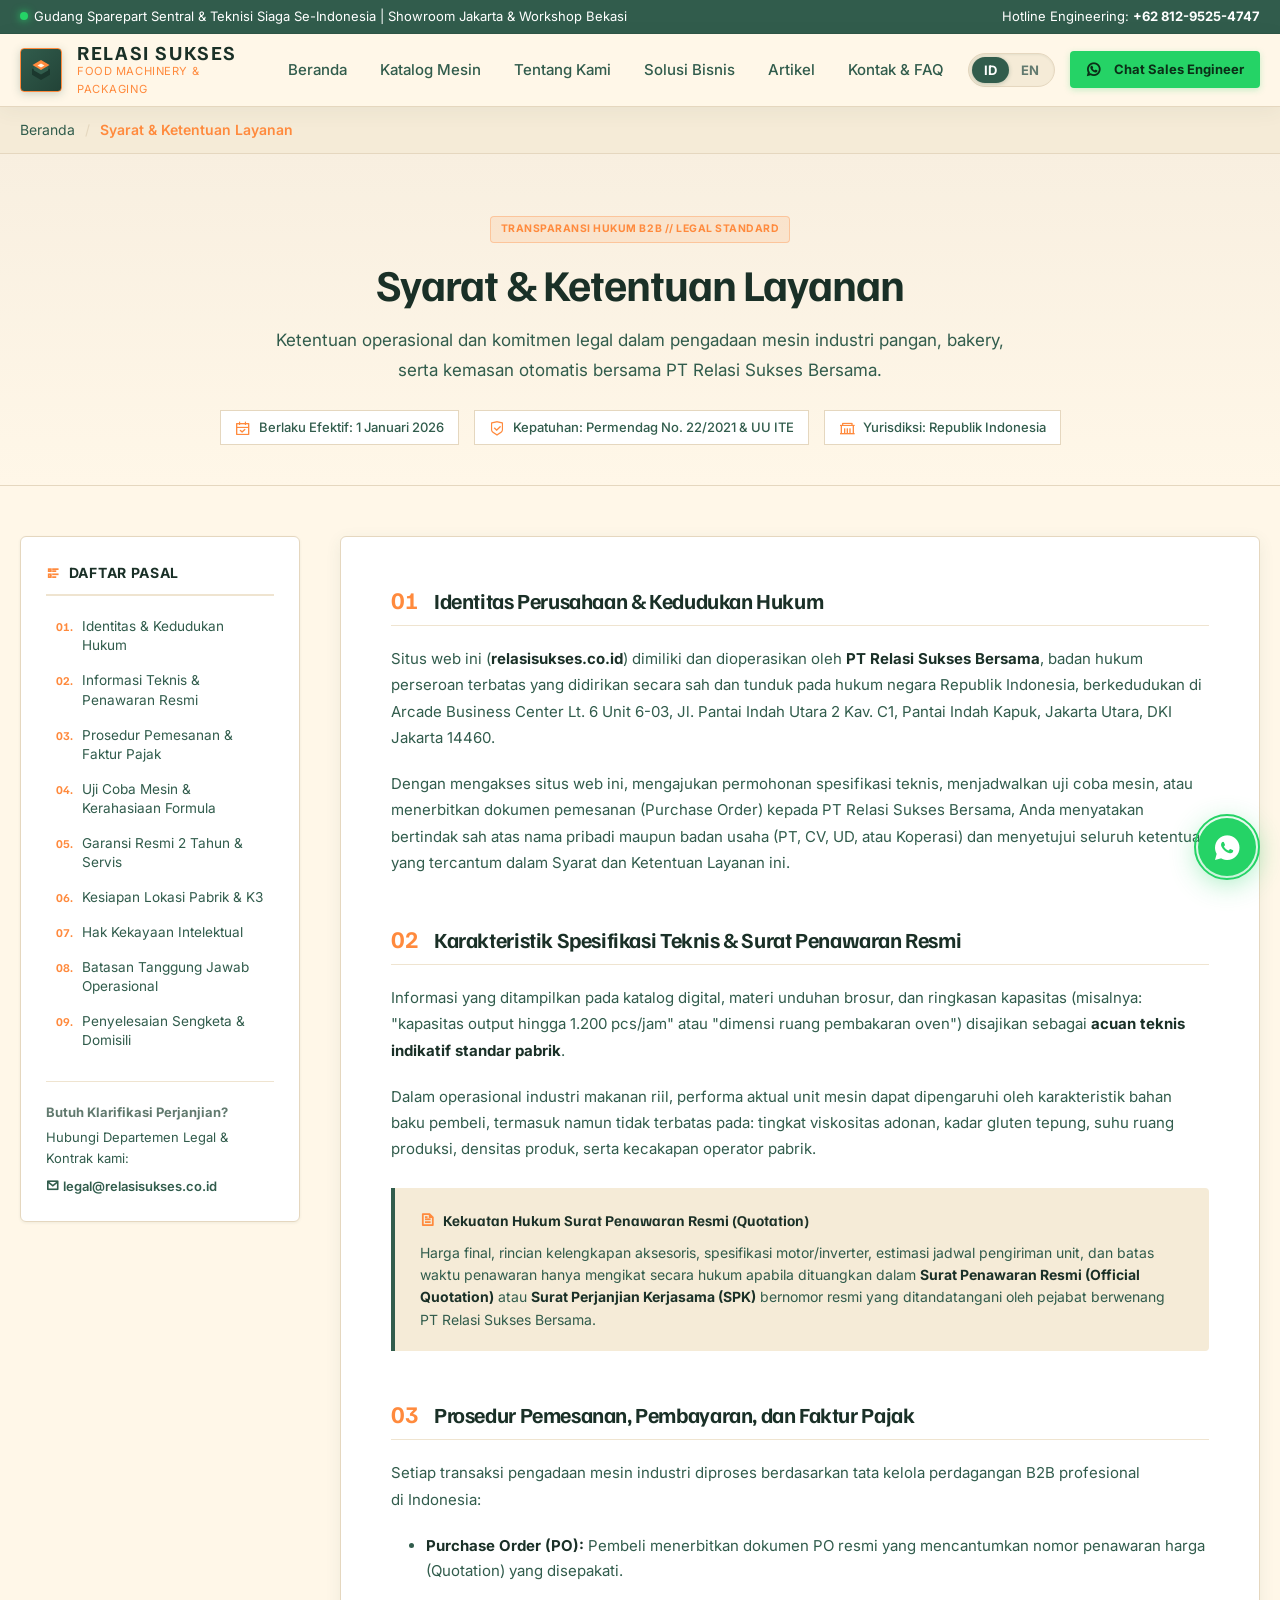
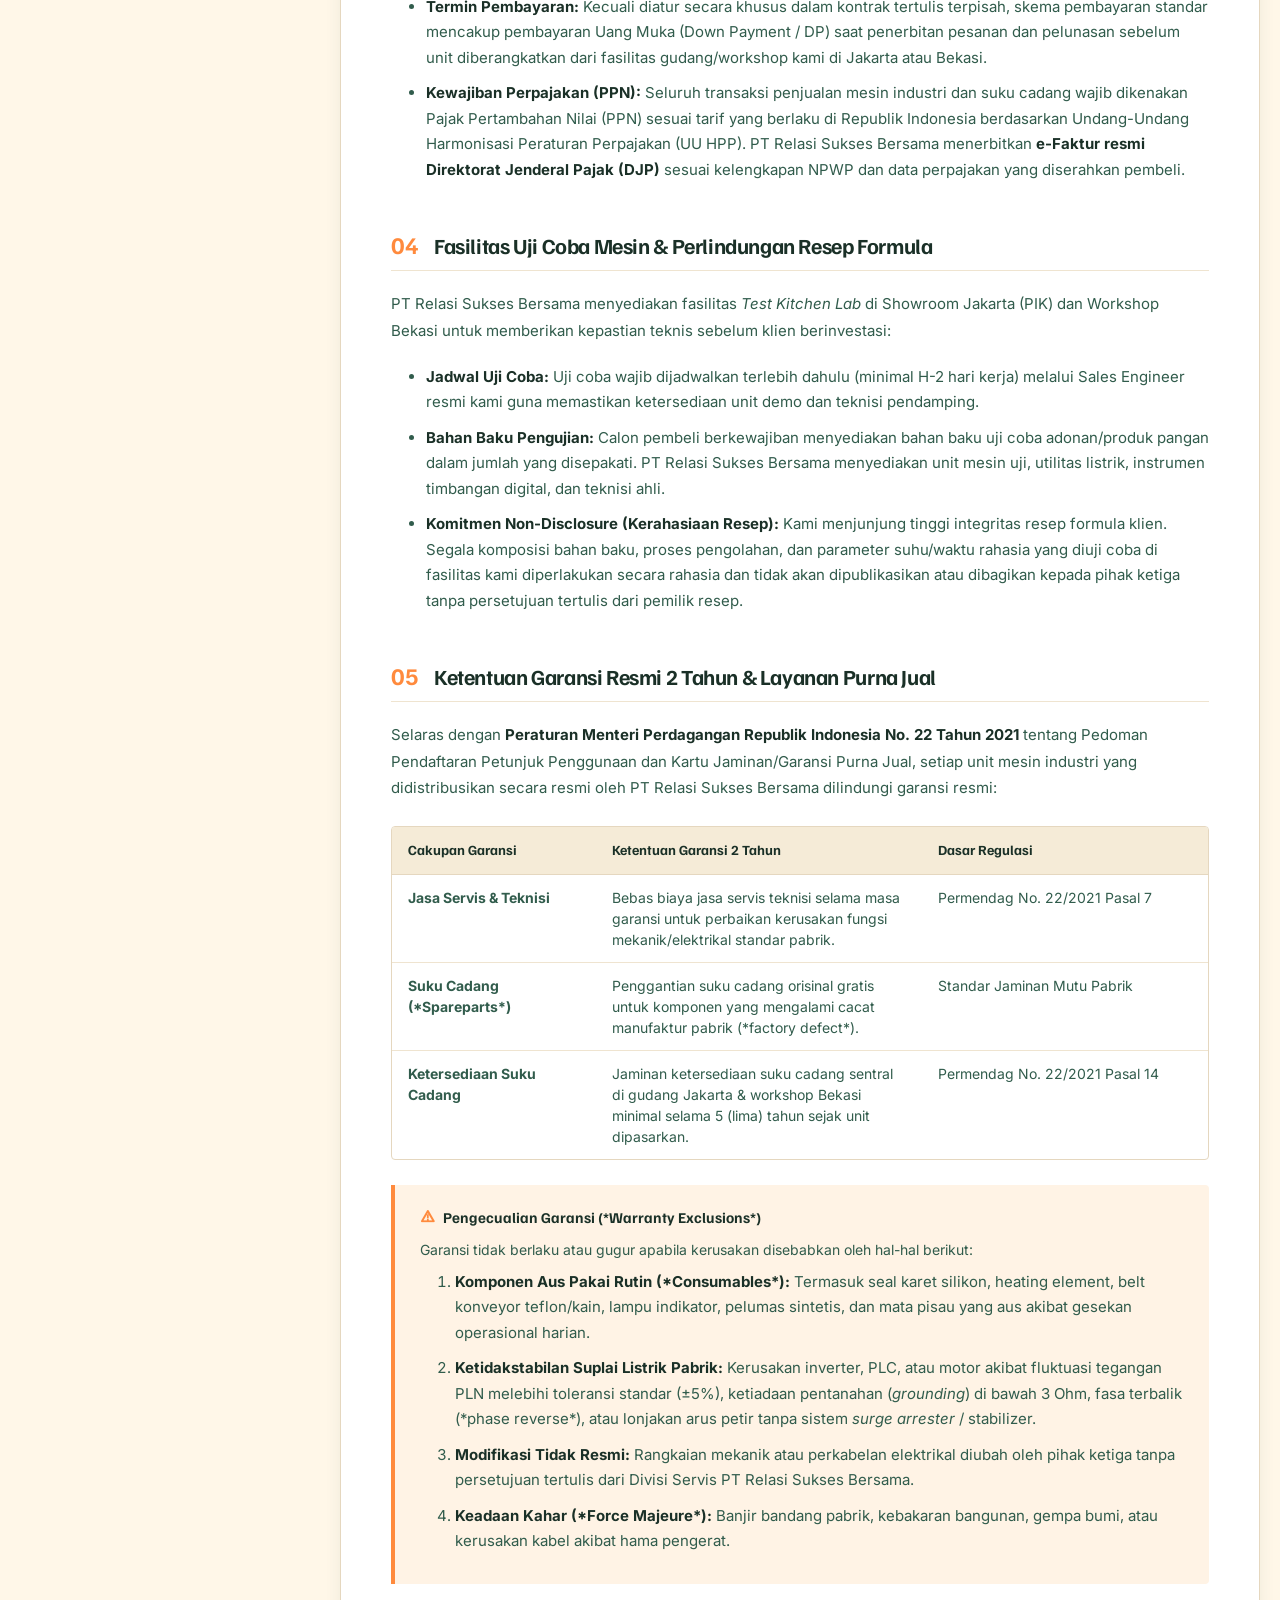
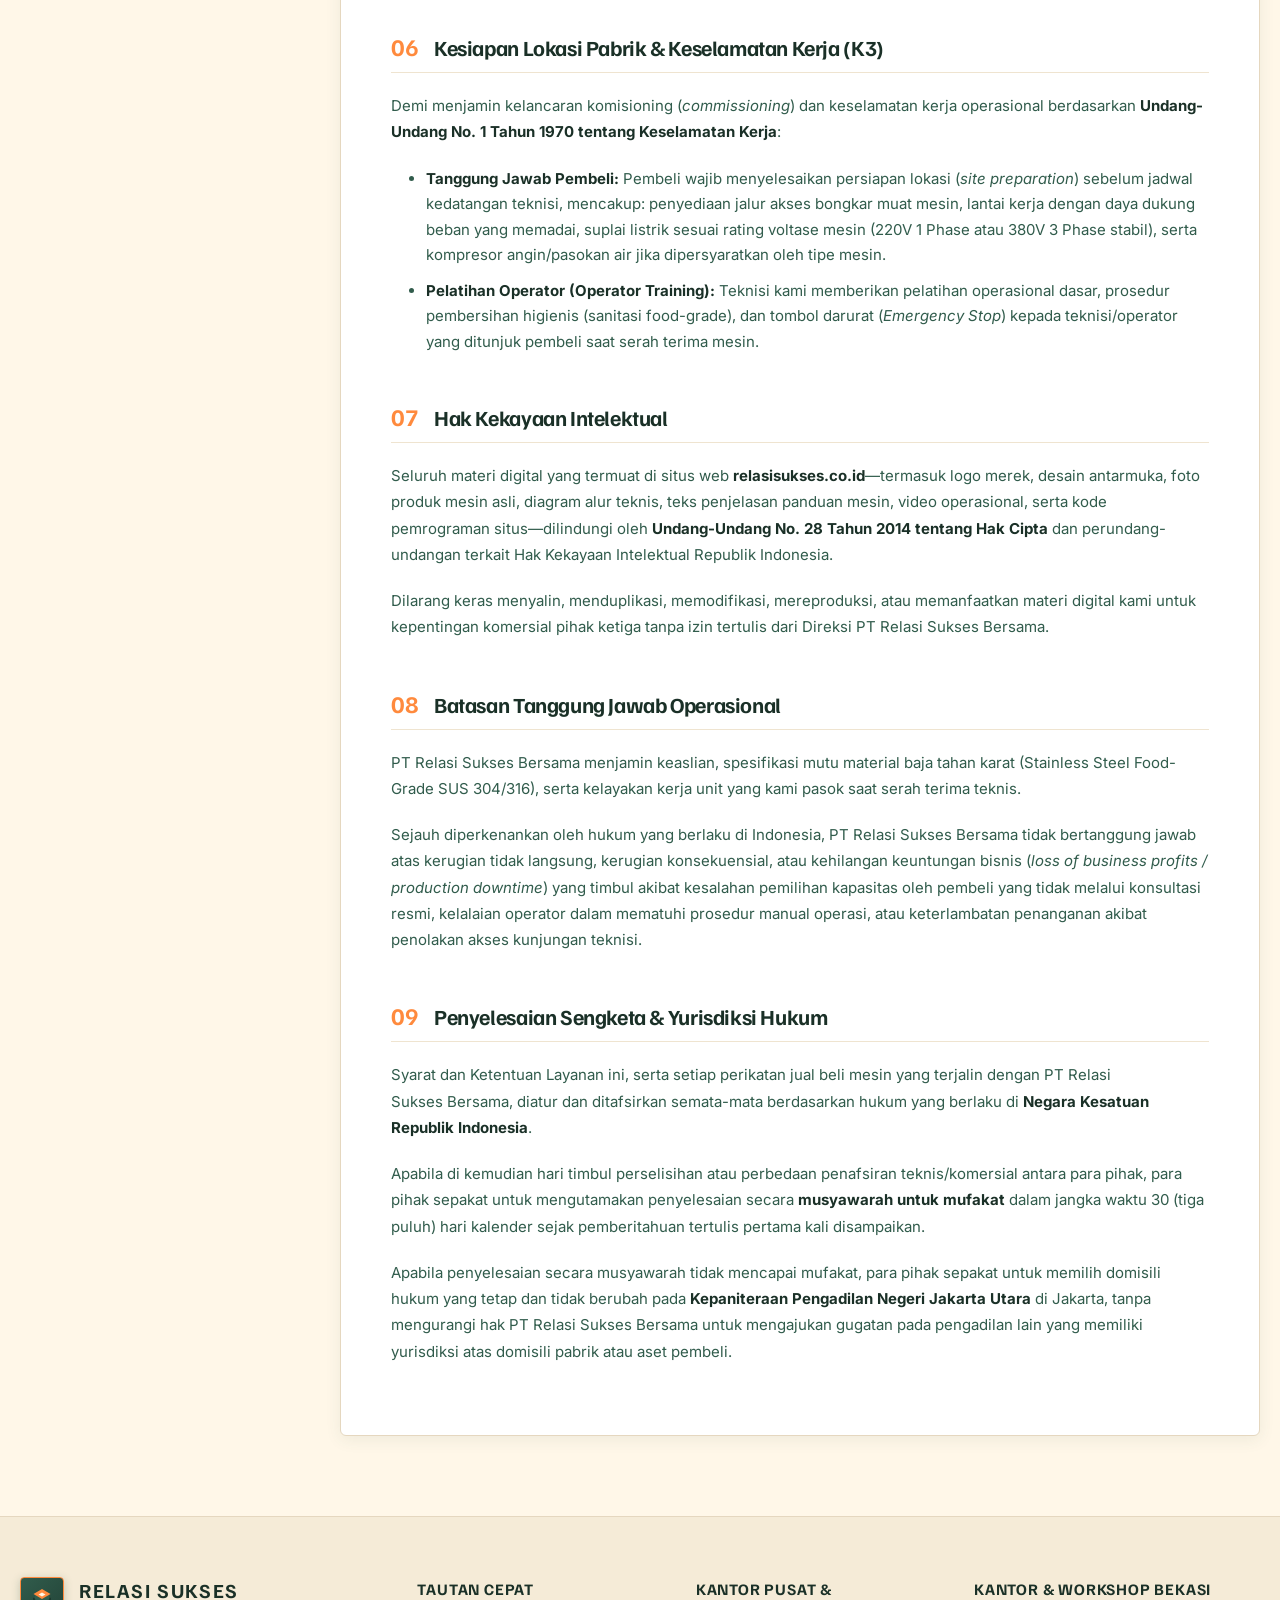
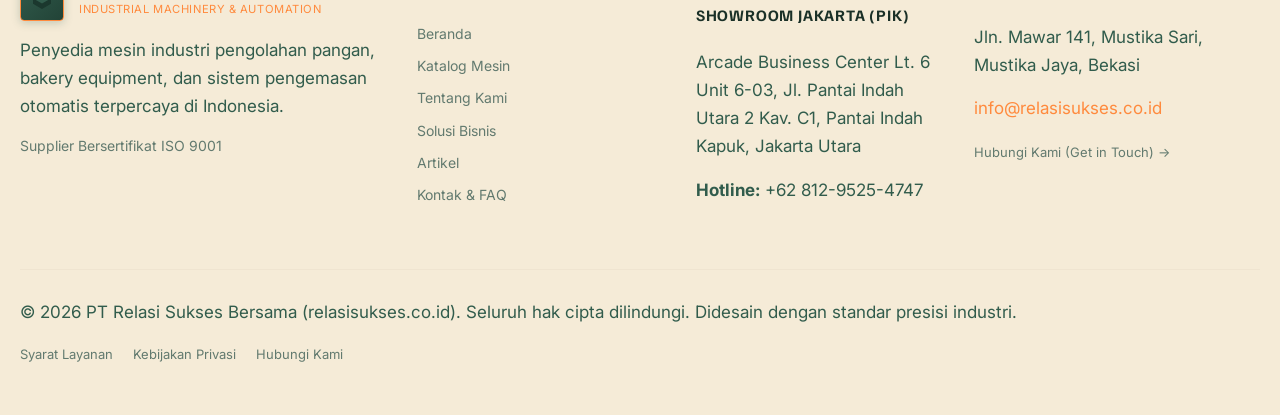
<file: terms.html>
<!DOCTYPE html>
<html lang="id">
<head>
  <meta charset="UTF-8">
  <meta http-equiv="X-UA-Compatible" content="IE=edge">
  <meta name="viewport" content="width=device-width, initial-scale=1.0">
  <title>Syarat &amp; Ketentuan Layanan - PT Relasi Sukses Bersama</title>
  <meta name="description" content="Syarat dan ketentuan layanan resmi PT Relasi Sukses Bersama (relasisukses.co.id). Panduan hukum B2B pengadaan mesin industri, garansi resmi 2 tahun (Permendag 22/2021), komitmen uji coba resep, dan standar kelistrikan pabrik.">
  <link rel="canonical" href="https://relasisukses.co.id/terms.html">
  <link rel="alternate" hreflang="id" href="https://relasisukses.co.id/terms.html">
  <link rel="alternate" hreflang="x-default" href="https://relasisukses.co.id/terms.html">

  <!-- Open Graph -->
  <meta property="og:type" content="article">
  <meta property="og:site_name" content="Relasi Sukses">
  <meta property="og:locale" content="id_ID">
  <meta property="og:title" content="Syarat & Ketentuan Layanan - PT Relasi Sukses Bersama">
  <meta property="og:description" content="Ketentuan hukum B2B pengadaan mesin industri pangan & kemasan, garansi 2 tahun, uji coba mesin, dan layanan purna jual.">
  <meta property="og:url" content="https://relasisukses.co.id/terms.html">
  <meta property="og:image" content="https://relasisukses.co.id/images/og-about.jpg">

  <!-- Twitter Card -->
  <meta name="twitter:card" content="summary_large_image">
  <meta name="twitter:title" content="Syarat Layanan B2B - PT Relasi Sukses Bersama">
  <meta name="twitter:description" content="Ketentuan hukum pengadaan mesin industri, garansi resmi, dan prosedur uji coba resep di relasisukses.co.id.">
  <meta name="twitter:image" content="https://relasisukses.co.id/images/og-about.jpg">

  <!-- Favicon Suite -->
  <link rel="icon" type="image/svg+xml" href="favicon.svg">
  <link rel="alternate icon" href="favicon.ico">
  <link rel="apple-touch-icon" href="images/apple-touch-icon.png">

  <!-- Google Fonts for High-Craft Industrial Typography -->
  <link rel="preconnect" href="https://fonts.googleapis.com">
  <link rel="preconnect" href="https://fonts.gstatic.com" crossorigin>
  <link href="https://fonts.googleapis.com/css2?family=Familjen+Grotesk:wght@500;700;800&family=Inter:wght@400;500;600;700&display=swap" rel="stylesheet">

  <!-- Stylesheets -->
  <link rel="stylesheet" href="css/tokens.css?v=20261021">
  <link rel="stylesheet" href="css/remixicon/remixicon.css">
  <link rel="stylesheet" href="css/style.css?v=20261021">
  <link rel="stylesheet" href="css/legal.css?v=20261021">
  <link rel="stylesheet" href="css/whatsapp-widget.css?v=20261021">

  <!-- Schema.org Structured Data -->
  <script type="application/ld+json">
  [
    {
      "@context": "https://schema.org",
      "@type": "WebPage",
      "@id": "https://relasisukses.co.id/terms.html#webpage",
      "url": "https://relasisukses.co.id/terms.html",
      "name": "Syarat & Ketentuan Layanan - PT Relasi Sukses Bersama",
      "description": "Syarat dan ketentuan hukum penyediaan mesin industri pangan, garansi resmi, serta layanan purna jual PT Relasi Sukses Bersama.",
      "breadcrumb": {
        "@type": "BreadcrumbList",
        "itemListElement": [
          {
            "@type": "ListItem",
            "position": 1,
            "name": "Beranda",
            "item": "https://relasisukses.co.id/"
          },
          {
            "@type": "ListItem",
            "position": 2,
            "name": "Syarat Layanan",
            "item": "https://relasisukses.co.id/terms.html"
          }
        ]
      }
    }
  ]
  </script>
</head>
<body>

  <!-- Top Announcement Bar -->
  <aside class="top-announcement" aria-label="Announcement">
    <div class="container announcement-inner">
      <div class="status-indicator">
        <span class="status-dot"></span>
        <span id="top-announcement-text">Gudang Sparepart Sentral &amp; Teknisi Siaga Se-Indonesia | Showroom Jakarta &amp; Workshop Bekasi</span>
      </div>
      <div style="display: flex; gap: 15px; align-items: center;">
        <span><span id="top-hotline-label">Hotline Engineering:</span> <strong>+62 812-9525-4747</strong></span>
      </div>
    </div>
  </aside>

  <!-- Site Header -->
  <header class="site-header">
    <div class="container header-main">
      <a href="index.html" class="brand-logo" aria-label="Relasi Sukses Homepage">
        <div class="logo-symbol">
          <svg viewBox="0 0 48 48" fill="none" width="28" height="28">
            <path d="M24 44L6 33.6V20.8L24 31.2L42 20.8V33.6L24 44Z" fill="#1B382E" />
            <path d="M24 33L10 24.8V14L24 22.2L38 14V24.8L24 33Z" fill="#315C4C" />
            <path d="M24 4L7 14L24 23.8L41 14L24 4Z" fill="#FF8A3D" />
            <polygon points="24,11 31,15 24,19 17,15" fill="#FFF7E8" />
          </svg>
        </div>
        <div class="logo-text">
          <span class="logo-title">RELASI SUKSES</span>
          <span class="logo-subtitle" id="nav-brand-tag">Industrial Machinery &amp; Automation</span>
        </div>
      </a>

      <!-- Desktop Navigation Menu -->
      <nav aria-label="Main Navigation">
        <ul class="nav-menu" id="nav-menu">
          <li><a href="index.html#home" class="nav-link" id="nav-link-home">Beranda</a></li>
          <li><a href="products.html" class="nav-link" id="nav-link-showcase">Katalog Mesin</a></li>
          <li><a href="about.html" class="nav-link" id="nav-link-about">Tentang Kami</a></li>
          <li><a href="solutions.html" class="nav-link" id="nav-link-solutions">Solusi Bisnis</a></li>
          <li><a href="articles.html" class="nav-link" id="nav-link-articles">Artikel</a></li>
          <li><a href="contact.html" class="nav-link" id="nav-link-contact">Kontak &amp; FAQ</a></li>
        </ul>
      </nav>

      <!-- Language Switcher & Quick Contact Action -->
      <div class="header-actions">
        <div class="lang-toggle" role="group" aria-label="Language selection">
          <button type="button" class="lang-btn active" data-lang="id" aria-label="Switch to Indonesian">ID</button>
          <button type="button" class="lang-btn" data-lang="en" aria-label="Switch to English">EN</button>
        </div>

        <a id="nav-wa-btn" href="#" target="_blank" rel="noopener" class="btn btn-wa btn-sm">
          <i class="ri-whatsapp-line"></i>
          <span id="nav-wa-text">Chat Sales Engineer</span>
        </a>

        <button type="button" class="mobile-menu-btn" id="mobile-menu-btn" aria-label="Open mobile menu">
          <i class="ri-menu-line" style="font-size: 1.5rem;"></i>
        </button>
      </div>
    </div>
  </header>

  <!-- Breadcrumb Bar -->
  <nav class="showcase-breadcrumb-bar" aria-label="Breadcrumb navigation">
    <div class="container">
      <ul class="breadcrumb-list">
        <li><a href="index.html">Beranda</a></li>
        <li class="separator">/</li>
        <li class="current">Syarat &amp; Ketentuan Layanan</li>
      </ul>
    </div>
  </nav>

  <main>
    <!-- Hero Header -->
    <section class="legal-hero-section">
      <div class="container">
        <div class="legal-hero-box">
          <span class="badge-tag badge-gold">Transparansi Hukum B2B // Legal Standard</span>
          <h1 class="legal-hero-title">Syarat &amp; Ketentuan Layanan</h1>
          <p class="legal-hero-lead">Ketentuan operasional dan komitmen legal dalam pengadaan mesin industri pangan, bakery, serta kemasan otomatis bersama PT Relasi Sukses Bersama.</p>
          
          <div class="legal-meta-pills">
            <span class="legal-meta-pill"><i class="ri-calendar-check-line"></i> Berlaku Efektif: 1 Januari 2026</span>
            <span class="legal-meta-pill"><i class="ri-shield-check-line"></i> Kepatuhan: Permendag No. 22/2021 &amp; UU ITE</span>
            <span class="legal-meta-pill"><i class="ri-government-line"></i> Yurisdiksi: Republik Indonesia</span>
          </div>
        </div>
      </div>
    </section>

    <!-- Two-Column Layout -->
    <section class="legal-layout-section">
      <div class="container">
        <div class="legal-grid">
          <!-- TOC Sidebar -->
          <aside class="legal-toc-wrapper" aria-label="Daftar Isi Ketentuan">
            <div class="legal-toc-title">
              <i class="ri-list-check-2"></i>
              <span>Daftar Pasal</span>
            </div>
            <nav class="legal-toc-nav">
              <a href="#pasal-1" class="legal-toc-link"><span class="toc-num">01.</span> Identitas &amp; Kedudukan Hukum</a>
              <a href="#pasal-2" class="legal-toc-link"><span class="toc-num">02.</span> Informasi Teknis &amp; Penawaran Resmi</a>
              <a href="#pasal-3" class="legal-toc-link"><span class="toc-num">03.</span> Prosedur Pemesanan &amp; Faktur Pajak</a>
              <a href="#pasal-4" class="legal-toc-link"><span class="toc-num">04.</span> Uji Coba Mesin &amp; Kerahasiaan Formula</a>
              <a href="#pasal-5" class="legal-toc-link"><span class="toc-num">05.</span> Garansi Resmi 2 Tahun &amp; Servis</a>
              <a href="#pasal-6" class="legal-toc-link"><span class="toc-num">06.</span> Kesiapan Lokasi Pabrik &amp; K3</a>
              <a href="#pasal-7" class="legal-toc-link"><span class="toc-num">07.</span> Hak Kekayaan Intelektual</a>
              <a href="#pasal-8" class="legal-toc-link"><span class="toc-num">08.</span> Batasan Tanggung Jawab Operasional</a>
              <a href="#pasal-9" class="legal-toc-link"><span class="toc-num">09.</span> Penyelesaian Sengketa &amp; Domisili</a>
            </nav>
            <div class="legal-toc-contact">
              <strong>Butuh Klarifikasi Perjanjian?</strong>
              <p style="margin: 4px 0 0; font-size: 0.8125rem;">Hubungi Departemen Legal &amp; Kontrak kami:</p>
              <a href="mailto:legal@relasisukses.co.id"><i class="ri-mail-line"></i> legal@relasisukses.co.id</a>
            </div>
          </aside>

          <!-- Main Article Body -->
          <article class="legal-content-card">
            
            <!-- Pasal 1 -->
            <section id="pasal-1" class="legal-section-block">
              <div class="legal-section-header">
                <span class="legal-section-num">01</span>
                <h2 class="legal-section-title">Identitas Perusahaan &amp; Kedudukan Hukum</h2>
              </div>
              <p>Situs web ini (<strong>relasisukses.co.id</strong>) dimiliki dan dioperasikan oleh <strong>PT Relasi Sukses Bersama</strong>, badan hukum perseroan terbatas yang didirikan secara sah dan tunduk pada hukum negara Republik Indonesia, berkedudukan di Arcade Business Center Lt. 6 Unit 6-03, Jl. Pantai Indah Utara 2 Kav. C1, Pantai Indah Kapuk, Jakarta Utara, DKI Jakarta 14460.</p>
              <p>Dengan mengakses situs web ini, mengajukan permohonan spesifikasi teknis, menjadwalkan uji coba mesin, atau menerbitkan dokumen pemesanan (Purchase Order) kepada PT Relasi Sukses Bersama, Anda menyatakan bertindak sah atas nama pribadi maupun badan usaha (PT, CV, UD, atau Koperasi) dan menyetujui seluruh ketentuan yang tercantum dalam Syarat dan Ketentuan Layanan ini.</p>
            </section>

            <!-- Pasal 2 -->
            <section id="pasal-2" class="legal-section-block">
              <div class="legal-section-header">
                <span class="legal-section-num">02</span>
                <h2 class="legal-section-title">Karakteristik Spesifikasi Teknis &amp; Surat Penawaran Resmi</h2>
              </div>
              <p>Informasi yang ditampilkan pada katalog digital, materi unduhan brosur, dan ringkasan kapasitas (misalnya: "kapasitas output hingga 1.200 pcs/jam" atau "dimensi ruang pembakaran oven") disajikan sebagai <strong>acuan teknis indikatif standar pabrik</strong>.</p>
              <p>Dalam operasional industri makanan riil, performa aktual unit mesin dapat dipengaruhi oleh karakteristik bahan baku pembeli, termasuk namun tidak terbatas pada: tingkat viskositas adonan, kadar gluten tepung, suhu ruang produksi, densitas produk, serta kecakapan operator pabrik.</p>
              <div class="legal-callout">
                <div class="legal-callout-title"><i class="ri-file-text-line"></i> Kekuatan Hukum Surat Penawaran Resmi (Quotation)</div>
                <p>Harga final, rincian kelengkapan aksesoris, spesifikasi motor/inverter, estimasi jadwal pengiriman unit, dan batas waktu penawaran hanya mengikat secara hukum apabila dituangkan dalam <strong>Surat Penawaran Resmi (Official Quotation)</strong> atau <strong>Surat Perjanjian Kerjasama (SPK)</strong> bernomor resmi yang ditandatangani oleh pejabat berwenang PT Relasi Sukses Bersama.</p>
              </div>
            </section>

            <!-- Pasal 3 -->
            <section id="pasal-3" class="legal-section-block">
              <div class="legal-section-header">
                <span class="legal-section-num">03</span>
                <h2 class="legal-section-title">Prosedur Pemesanan, Pembayaran, dan Faktur Pajak</h2>
              </div>
              <p>Setiap transaksi pengadaan mesin industri diproses berdasarkan tata kelola perdagangan B2B profesional di Indonesia:</p>
              <ul>
                <li><strong>Purchase Order (PO):</strong> Pembeli menerbitkan dokumen PO resmi yang mencantumkan nomor penawaran harga (Quotation) yang disepakati.</li>
                <li><strong>Termin Pembayaran:</strong> Kecuali diatur secara khusus dalam kontrak tertulis terpisah, skema pembayaran standar mencakup pembayaran Uang Muka (Down Payment / DP) saat penerbitan pesanan dan pelunasan sebelum unit diberangkatkan dari fasilitas gudang/workshop kami di Jakarta atau Bekasi.</li>
                <li><strong>Kewajiban Perpajakan (PPN):</strong> Seluruh transaksi penjualan mesin industri dan suku cadang wajib dikenakan Pajak Pertambahan Nilai (PPN) sesuai tarif yang berlaku di Republik Indonesia berdasarkan Undang-Undang Harmonisasi Peraturan Perpajakan (UU HPP). PT Relasi Sukses Bersama menerbitkan <strong>e-Faktur resmi Direktorat Jenderal Pajak (DJP)</strong> sesuai kelengkapan NPWP dan data perpajakan yang diserahkan pembeli.</li>
              </ul>
            </section>

            <!-- Pasal 4 -->
            <section id="pasal-4" class="legal-section-block">
              <div class="legal-section-header">
                <span class="legal-section-num">04</span>
                <h2 class="legal-section-title">Fasilitas Uji Coba Mesin &amp; Perlindungan Resep Formula</h2>
              </div>
              <p>PT Relasi Sukses Bersama menyediakan fasilitas <em>Test Kitchen Lab</em> di Showroom Jakarta (PIK) dan Workshop Bekasi untuk memberikan kepastian teknis sebelum klien berinvestasi:</p>
              <ul>
                <li><strong>Jadwal Uji Coba:</strong> Uji coba wajib dijadwalkan terlebih dahulu (minimal H-2 hari kerja) melalui Sales Engineer resmi kami guna memastikan ketersediaan unit demo dan teknisi pendamping.</li>
                <li><strong>Bahan Baku Pengujian:</strong> Calon pembeli berkewajiban menyediakan bahan baku uji coba adonan/produk pangan dalam jumlah yang disepakati. PT Relasi Sukses Bersama menyediakan unit mesin uji, utilitas listrik, instrumen timbangan digital, dan teknisi ahli.</li>
                <li><strong>Komitmen Non-Disclosure (Kerahasiaan Resep):</strong> Kami menjunjung tinggi integritas resep formula klien. Segala komposisi bahan baku, proses pengolahan, dan parameter suhu/waktu rahasia yang diuji coba di fasilitas kami diperlakukan secara rahasia dan tidak akan dipublikasikan atau dibagikan kepada pihak ketiga tanpa persetujuan tertulis dari pemilik resep.</li>
              </ul>
            </section>

            <!-- Pasal 5 -->
            <section id="pasal-5" class="legal-section-block">
              <div class="legal-section-header">
                <span class="legal-section-num">05</span>
                <h2 class="legal-section-title">Ketentuan Garansi Resmi 2 Tahun &amp; Layanan Purna Jual</h2>
              </div>
              <p>Selaras dengan <strong>Peraturan Menteri Perdagangan Republik Indonesia No. 22 Tahun 2021</strong> tentang Pedoman Pendaftaran Petunjuk Penggunaan dan Kartu Jaminan/Garansi Purna Jual, setiap unit mesin industri yang didistribusikan secara resmi oleh PT Relasi Sukses Bersama dilindungi garansi resmi:</p>
              
              <div class="legal-table-wrapper">
                <table class="legal-table">
                  <thead>
                    <tr>
                      <th style="width: 25%;">Cakupan Garansi</th>
                      <th style="width: 40%;">Ketentuan Garansi 2 Tahun</th>
                      <th style="width: 35%;">Dasar Regulasi</th>
                    </tr>
                  </thead>
                  <tbody>
                    <tr>
                      <td><strong>Jasa Servis &amp; Teknisi</strong></td>
                      <td>Bebas biaya jasa servis teknisi selama masa garansi untuk perbaikan kerusakan fungsi mekanik/elektrikal standar pabrik.</td>
                      <td>Permendag No. 22/2021 Pasal 7</td>
                    </tr>
                    <tr>
                      <td><strong>Suku Cadang (*Spareparts*)</strong></td>
                      <td>Penggantian suku cadang orisinal gratis untuk komponen yang mengalami cacat manufaktur pabrik (*factory defect*).</td>
                      <td>Standar Jaminan Mutu Pabrik</td>
                    </tr>
                    <tr>
                      <td><strong>Ketersediaan Suku Cadang</strong></td>
                      <td>Jaminan ketersediaan suku cadang sentral di gudang Jakarta &amp; workshop Bekasi minimal selama 5 (lima) tahun sejak unit dipasarkan.</td>
                      <td>Permendag No. 22/2021 Pasal 14</td>
                    </tr>
                  </tbody>
                </table>
              </div>

              <div class="legal-callout warning">
                <div class="legal-callout-title"><i class="ri-alert-line"></i> Pengecualian Garansi (*Warranty Exclusions*)</div>
                <p>Garansi tidak berlaku atau gugur apabila kerusakan disebabkan oleh hal-hal berikut:</p>
                <ol style="margin-top: 8px; margin-bottom: 0;">
                  <li><strong>Komponen Aus Pakai Rutin (*Consumables*):</strong> Termasuk seal karet silikon, heating element, belt konveyor teflon/kain, lampu indikator, pelumas sintetis, dan mata pisau yang aus akibat gesekan operasional harian.</li>
                  <li><strong>Ketidakstabilan Suplai Listrik Pabrik:</strong> Kerusakan inverter, PLC, atau motor akibat fluktuasi tegangan PLN melebihi toleransi standar (±5%), ketiadaan pentanahan (<em>grounding</em>) di bawah 3 Ohm, fasa terbalik (*phase reverse*), atau lonjakan arus petir tanpa sistem <em>surge arrester</em> / stabilizer.</li>
                  <li><strong>Modifikasi Tidak Resmi:</strong> Rangkaian mekanik atau perkabelan elektrikal diubah oleh pihak ketiga tanpa persetujuan tertulis dari Divisi Servis PT Relasi Sukses Bersama.</li>
                  <li><strong>Keadaan Kahar (*Force Majeure*):</strong> Banjir bandang pabrik, kebakaran bangunan, gempa bumi, atau kerusakan kabel akibat hama pengerat.</li>
                </ol>
              </div>
            </section>

            <!-- Pasal 6 -->
            <section id="pasal-6" class="legal-section-block">
              <div class="legal-section-header">
                <span class="legal-section-num">06</span>
                <h2 class="legal-section-title">Kesiapan Lokasi Pabrik &amp; Keselamatan Kerja (K3)</h2>
              </div>
              <p>Demi menjamin kelancaran komisioning (<em>commissioning</em>) dan keselamatan kerja operasional berdasarkan <strong>Undang-Undang No. 1 Tahun 1970 tentang Keselamatan Kerja</strong>:</p>
              <ul>
                <li><strong>Tanggung Jawab Pembeli:</strong> Pembeli wajib menyelesaikan persiapan lokasi (<em>site preparation</em>) sebelum jadwal kedatangan teknisi, mencakup: penyediaan jalur akses bongkar muat mesin, lantai kerja dengan daya dukung beban yang memadai, suplai listrik sesuai rating voltase mesin (220V 1 Phase atau 380V 3 Phase stabil), serta kompresor angin/pasokan air jika dipersyaratkan oleh tipe mesin.</li>
                <li><strong>Pelatihan Operator (Operator Training):</strong> Teknisi kami memberikan pelatihan operasional dasar, prosedur pembersihan higienis (sanitasi food-grade), dan tombol darurat (<em>Emergency Stop</em>) kepada teknisi/operator yang ditunjuk pembeli saat serah terima mesin.</li>
              </ul>
            </section>

            <!-- Pasal 7 -->
            <section id="pasal-7" class="legal-section-block">
              <div class="legal-section-header">
                <span class="legal-section-num">07</span>
                <h2 class="legal-section-title">Hak Kekayaan Intelektual</h2>
              </div>
              <p>Seluruh materi digital yang termuat di situs web <strong>relasisukses.co.id</strong>—termasuk logo merek, desain antarmuka, foto produk mesin asli, diagram alur teknis, teks penjelasan panduan mesin, video operasional, serta kode pemrograman situs—dilindungi oleh <strong>Undang-Undang No. 28 Tahun 2014 tentang Hak Cipta</strong> dan perundang-undangan terkait Hak Kekayaan Intelektual Republik Indonesia.</p>
              <p>Dilarang keras menyalin, menduplikasi, memodifikasi, mereproduksi, atau memanfaatkan materi digital kami untuk kepentingan komersial pihak ketiga tanpa izin tertulis dari Direksi PT Relasi Sukses Bersama.</p>
            </section>

            <!-- Pasal 8 -->
            <section id="pasal-8" class="legal-section-block">
              <div class="legal-section-header">
                <span class="legal-section-num">08</span>
                <h2 class="legal-section-title">Batasan Tanggung Jawab Operasional</h2>
              </div>
              <p>PT Relasi Sukses Bersama menjamin keaslian, spesifikasi mutu material baja tahan karat (Stainless Steel Food-Grade SUS 304/316), serta kelayakan kerja unit yang kami pasok saat serah terima teknis.</p>
              <p>Sejauh diperkenankan oleh hukum yang berlaku di Indonesia, PT Relasi Sukses Bersama tidak bertanggung jawab atas kerugian tidak langsung, kerugian konsekuensial, atau kehilangan keuntungan bisnis (<em>loss of business profits / production downtime</em>) yang timbul akibat kesalahan pemilihan kapasitas oleh pembeli yang tidak melalui konsultasi resmi, kelalaian operator dalam mematuhi prosedur manual operasi, atau keterlambatan penanganan akibat penolakan akses kunjungan teknisi.</p>
            </section>

            <!-- Pasal 9 -->
            <section id="pasal-9" class="legal-section-block">
              <div class="legal-section-header">
                <span class="legal-section-num">09</span>
                <h2 class="legal-section-title">Penyelesaian Sengketa &amp; Yurisdiksi Hukum</h2>
              </div>
              <p>Syarat dan Ketentuan Layanan ini, serta setiap perikatan jual beli mesin yang terjalin dengan PT Relasi Sukses Bersama, diatur dan ditafsirkan semata-mata berdasarkan hukum yang berlaku di <strong>Negara Kesatuan Republik Indonesia</strong>.</p>
              <p>Apabila di kemudian hari timbul perselisihan atau perbedaan penafsiran teknis/komersial antara para pihak, para pihak sepakat untuk mengutamakan penyelesaian secara <strong>musyawarah untuk mufakat</strong> dalam jangka waktu 30 (tiga puluh) hari kalender sejak pemberitahuan tertulis pertama kali disampaikan.</p>
              <p>Apabila penyelesaian secara musyawarah tidak mencapai mufakat, para pihak sepakat untuk memilih domisili hukum yang tetap dan tidak berubah pada <strong>Kepaniteraan Pengadilan Negeri Jakarta Utara</strong> di Jakarta, tanpa mengurangi hak PT Relasi Sukses Bersama untuk mengajukan gugatan pada pengadilan lain yang memiliki yurisdiksi atas domisili pabrik atau aset pembeli.</p>
            </section>

          </article>
        </div>
      </div>
    </section>
  </main>

  <!-- Global Footer -->
  <footer class="site-footer">
    <div class="container footer-main">
      <div class="footer-grid">
        <div class="footer-brand-col">
          <div class="brand-logo" style="margin-bottom: 15px;">
            <div class="logo-symbol">
              <svg viewBox="0 0 48 48" fill="none" width="28" height="28">
                <path d="M24 44L6 33.6V20.8L24 31.2L42 20.8V33.6L24 44Z" fill="#1B382E" />
                <path d="M24 33L10 24.8V14L24 22.2L38 14V24.8L24 33Z" fill="#315C4C" />
                <path d="M24 4L7 14L24 23.8L41 14L24 4Z" fill="#FF8A3D" />
                <polygon points="24,11 31,15 24,19 17,15" fill="#FFF7E8" />
              </svg>
            </div>
            <div class="logo-text">
              <span class="logo-title">RELASI SUKSES</span>
              <span class="logo-subtitle">Industrial Machinery &amp; Automation</span>
            </div>
          </div>
          <p class="footer-about-text" id="footer-about-text">Penyedia mesin industri pengolahan pangan, bakery equipment, dan sistem pengemasan otomatis terpercaya di Indonesia.</p>
          <div class="footer-iso-badge" id="footer-badge-iso">Supplier Bersertifikat ISO 9001</div>
        </div>

        <div>
          <div class="footer-col-title" id="footer-quick-title">Navigasi Cepat</div>
          <ul class="footer-links-list">
            <li><a href="index.html#home" id="footer-link-home">Beranda</a></li>
            <li><a href="products.html" id="footer-link-showcase">Katalog Mesin</a></li>
            <li><a href="about.html" id="footer-link-about">Tentang Kami</a></li>
            <li><a href="solutions.html" id="footer-link-solutions">Solusi Bisnis</a></li>
            <li><a href="articles.html" id="footer-link-articles">Artikel</a></li>
            <li><a href="contact.html" id="footer-link-contact">Kontak &amp; FAQ</a></li>
          </ul>
        </div>

        <div>
          <div class="footer-col-title" id="footer-hq-title">Kantor Pusat &amp; Showroom (PIK)</div>
          <div class="footer-address-block">
            <p id="footer-hq-addr">Arcade Business Center Lt. 6 Unit 6-03, Jl. Pantai Indah Utara 2 Kav. C1, Pantai Indah Kapuk, Jakarta Utara</p>
            <p style="margin-top: 8px;"><strong>Hotline:</strong> +62 812-9525-4747</p>
          </div>
        </div>

        <div>
          <div class="footer-col-title" id="footer-branch-title">Kantor &amp; Workshop Bekasi</div>
          <div class="footer-address-block">
            <p id="footer-branch-addr">Jln. Mawar 141, Mustika Sari, Mustika Jaya, Bekasi</p>
            <p style="margin-top: 5px;"><a href="mailto:info@relasisukses.co.id" style="color: var(--accent-gold);">info@relasisukses.co.id</a></p>
            <p style="margin-top: 5px;"><a href="contact.html" style="color: var(--text-muted); font-size: 0.8125rem;">Hubungi Kami (Get in Touch) &rarr;</a></p>
          </div>
        </div>
      </div>

      <div class="footer-bottom-bar">
        <p id="footer-legal-notice">© 2026 PT Relasi Sukses Bersama (relasisukses.co.id). Seluruh hak cipta dilindungi. Didesain dengan standar presisi industri.</p>
        <div class="footer-legal-links">
          <a href="terms.html" class="text-muted" style="font-size: 0.8125rem;" id="footer-terms-link">Syarat Layanan</a>
          <a href="privacy.html" class="text-muted" style="font-size: 0.8125rem;" id="footer-privacy-link">Kebijakan Privasi</a>
          <a href="contact.html" class="text-muted" style="font-size: 0.8125rem;" id="footer-getintouch-link">Hubungi Kami</a>
        </div>
      </div>
    </div>
  </footer>

  <!-- Chatura-Standard Floating WhatsApp Widget -->
  <div class="wa-widget" id="waWidget"></div>

  <!-- Navigation & Application Controller Modules -->
  <script src="js/nav.js"></script>
  <script type="module" src="js/legal-page.js?v=5"></script>
</body>
</html>
</file>
<file: css/tokens.css>
/**
 * Design Tokens - RELASI SUKSES (PT Relasi Sukses Bersama)
 * Color Combo Layout:
 * - Background: Warm Ivory (#FFF7E8)
 * - Primary: Sky Blue / Spruce Teal (#315C4C)
 * - Secondary: Tangerine (#FF8A3D)
 */
:root {
  /* Core Layout Backgrounds */
  --bg-page: #FFF7E8;                 /* Warm Ivory base */
  --bg-page-dark: #F5EBD7;            /* Deep Warm Ivory for alternate sections & footer */
  --bg-surface: #FFFFFF;              /* Crisp White card surface */
  --bg-surface-elevated: #FFFDF9;     /* Elevated Warm White */
  --bg-surface-hover: #FFF1DB;        /* Warm Ivory Hover tint */
  --bg-input: #FFFFFF;                /* Form input background */

  /* Text Colors (Engineered for AA+ High-Contrast on Warm Ivory) */
  --text-primary: #1A3027;            /* Deep Forest Slate */
  --text-secondary: #315C4C;          /* Primary Sky Blue / Spruce Teal */
  --text-muted: #627A6F;              /* Muted Slate-Teal */
  --text-dim: #8BA196;                /* Subtle text */

  /* Primary Brand: Sky Blue / Spruce Teal (#315C4C) */
  --brand-primary: #315C4C;
  --brand-primary-hover: #244539;
  --brand-primary-soft: rgba(49, 92, 76, 0.10);
  --brand-primary-border: rgba(49, 92, 76, 0.25);

  /* Secondary: Tangerine (#FF8A3D) */
  --accent-gold: #FF8A3D;             /* Tangerine */
  --accent-gold-hover: #E87428;
  --accent-gold-soft: rgba(255, 138, 61, 0.12);
  --accent-gold-border: rgba(255, 138, 61, 0.35);

  --accent-secondary: #FF8A3D;
  --accent-secondary-hover: #E87428;
  --accent-secondary-soft: rgba(255, 138, 61, 0.12);
  --accent-secondary-border: rgba(255, 138, 61, 0.35);

  --accent-blue: #315C4C;
  --accent-blue-soft: rgba(49, 92, 76, 0.12);

  --accent-green: #2E7D32;
  --accent-green-bright: #25D366;
  --accent-green-soft: rgba(37, 211, 102, 0.12);

  --accent-danger: #D32F2F;

  /* Borders & Dividers */
  --border-light: #E5D7BF;
  --border-subtle: #EFE4D0;
  --border-focus: #315C4C;

  /* Shadows (Adapted for Light Theme Warm Ivory) */
  --shadow-flat: 0 1px 3px rgba(49, 92, 76, 0.08);
  --shadow-raised: 0 4px 16px rgba(49, 92, 76, 0.08);
  --shadow-card-hover: 0 12px 28px rgba(49, 92, 76, 0.14), 0 0 12px rgba(255, 138, 61, 0.25);
  --shadow-floating: 0 16px 36px rgba(49, 92, 76, 0.16);
  --shadow-overlay: 0px 14px 45px rgba(26, 48, 39, 0.35);

  /* Spacing (5px Base Grid) */
  --space-1: 5px;
  --space-2: 10px;
  --space-3: 15px;
  --space-4: 20px;
  --space-5: 25px;
  --space-6: 30px;
  --space-7: 35px;
  --space-8: 40px;
  --space-10: 50px;
  --space-12: 60px;
  --space-16: 80px;

  /* Border Radius */
  --radius-sm: 4px;
  --radius-md: 6px;
  --radius-lg: 10px;
  --radius-pill: 9999px;

  /* Typography Families */
  --font-family-display: "Familjen Grotesk", "Plus Jakarta Sans", "Helvetica Neue", Arial, sans-serif;
  --font-family-body: "Inter", "Helvetica Neue", Arial, sans-serif;
  --font-family-mono: "Menlo", monospace;

  /* Fluid Typography Scale (Smoothly adapts across 360px - 1440px viewport) */
  --font-size-xs: clamp(0.7rem, 0.66rem + 0.18vw, 0.75rem);       /* 11.2px - 12px */
  --font-size-sm: clamp(0.8125rem, 0.78rem + 0.18vw, 0.875rem);   /* 13px - 14px */
  --font-size-base: clamp(0.9375rem, 0.89rem + 0.25vw, 1.0625rem); /* 15px - 17px */
  --font-size-md: clamp(1.0625rem, 1rem + 0.35vw, 1.25rem);       /* 17px - 20px */
  --font-size-lg: clamp(1.25rem, 1.15rem + 0.55vw, 1.5rem);       /* 20px - 24px */
  --font-size-xl: clamp(1.45rem, 1.3rem + 0.85vw, 1.875rem);      /* 23.2px - 30px */
  --font-size-2xl: clamp(1.75rem, 1.48rem + 1.4vw, 2.375rem);     /* 28px - 38px */
  --font-size-3xl: clamp(2rem, 1.62rem + 2vw, 2.875rem);          /* 32px - 46px */
  --font-size-hero: clamp(2.15rem, 1.65rem + 2.8vw, 3.65rem);     /* 34.4px - 58.4px */

  /* Proportional Line Heights (Vertical Rhythm) */
  --line-height-tight: 1.18;
  --line-height-heading: 1.28;
  --line-height-body: 1.65;
  --line-height-relaxed: 1.78;

  /* Fluid Section & Vertical Rhythm Spacing */
  --space-section: clamp(40px, 5.5vw, 80px);
  --space-section-hero: clamp(48px, 7vw, 100px);
  --space-paragraph-gap: clamp(14px, 1.2vw, 20px);

  /* Max Container Width */
  --container-max: 1399px;
  --transition-fast: 180ms cubic-bezier(0.16, 1, 0.3, 1);
  --transition-normal: 250ms cubic-bezier(0.16, 1, 0.3, 1);
}
</file>
<file: css/style.css>
/**
 * VECTRO INDUSTRIAL - Core Stylesheet
 * Architectural Standard: Clean CSS, Design Token Integration, Accessible & High-Craft Utilitarian
 */

@import url("./tokens.css");
@import url("./remixicon/remixicon.css");
@import url("./whatsapp-widget.css");

/* -------------------------------------------------------------
   REMIX ICON GLOBAL INTEGRATION
------------------------------------------------------------- */
[class^="ri-"],
[class*=" ri-"] {
  display: inline-flex;
  align-items: center;
  justify-content: center;
  line-height: 1;
  vertical-align: -0.15em;
}

.btn [class^="ri-"],
.btn [class*=" ri-"] {
  font-size: 1.2em;
  margin-right: 2px;
}

/* -------------------------------------------------------------
   RESET & BASE STYLES
------------------------------------------------------------- */
*,
*::before,
*::after {
  box-sizing: border-box;
  margin: 0;
  padding: 0;
}

html {
  font-size: 16px;
  scroll-behavior: smooth;
  scroll-padding-top: 90px;
  -webkit-text-size-adjust: 100%;
}

section[id],
[id] {
  scroll-margin-top: 90px;
}

body {
  background-color: var(--bg-page);
  color: var(--text-primary);
  font-family: var(--font-family-body);
  font-size: 1rem;
  line-height: 1.6;
  overflow-x: hidden;
  background-image:
    radial-gradient(circle at 10% 20%, rgba(245, 235, 215, 0.7) 0%, transparent 40%),
    radial-gradient(circle at 90% 80%, rgba(245, 235, 215, 0.6) 0%, transparent 45%),
    linear-gradient(rgba(49, 92, 76, 0.04) 1px, transparent 1px),
    linear-gradient(90deg, rgba(49, 92, 76, 0.04) 1px, transparent 1px);
  background-size: 100% 100%, 100% 100%, 40px 40px, 40px 40px;
}

a {
  color: inherit;
  text-decoration: none;
}

button {
  font-family: inherit;
  cursor: pointer;
  border: none;
  background: none;
  outline: none;
}

button:focus-visible,
a:focus-visible,
input:focus-visible,
select:focus-visible {
  outline: 2px solid var(--accent-gold);
  outline-offset: 2px;
}

img,
svg {
  display: block;
  max-width: 100%;
}

/* -------------------------------------------------------------
   PROPORTIONAL TYPOGRAPHY & VERTICAL RHYTHM (UI/UX PRO MAX)
------------------------------------------------------------- */
h1,
h2,
h3,
h4,
h5,
h6 {
  font-family: var(--font-family-display);
  color: var(--text-primary);
  font-weight: 700;
  line-height: var(--line-height-heading);
  letter-spacing: -0.018em;
  margin-bottom: 0.5em;
  text-wrap: balance;
}

h1 {
  font-size: var(--font-size-3xl);
  line-height: var(--line-height-tight);
  letter-spacing: -0.025em;
}

h2 {
  font-size: var(--font-size-2xl);
  line-height: var(--line-height-heading);
}

h3 {
  font-size: var(--font-size-xl);
}

h4 {
  font-size: var(--font-size-lg);
}

h5 {
  font-size: var(--font-size-md);
}

h6 {
  font-size: var(--font-size-base);
}

p {
  font-size: var(--font-size-base);
  line-height: var(--line-height-body);
  color: var(--text-secondary);
  margin-bottom: var(--space-paragraph-gap);
  text-wrap: pretty;
}

p:last-child {
  margin-bottom: 0;
}

/* -------------------------------------------------------------
   LAYOUT CONTAINERS & UTILITIES
------------------------------------------------------------- */
.container {
  width: 100%;
  max-width: var(--container-max);
  margin-left: auto;
  margin-right: auto;
  padding-left: var(--space-4);
  padding-right: var(--space-4);
}

.section-padding {
  padding-top: var(--space-section);
  padding-bottom: var(--space-section);
}

.text-gold {
  color: var(--accent-gold);
}

.text-blue {
  color: var(--accent-blue);
}

.text-green {
  color: var(--accent-green-bright);
}

.text-muted {
  color: var(--text-muted);
}

.badge-tag {
  display: inline-flex;
  align-items: center;
  gap: var(--space-1);
  padding: 4px 10px;
  font-size: 0.65rem;
  font-weight: 700;
  text-transform: uppercase;
  letter-spacing: 0.05em;
  border-radius: var(--radius-sm);
}

.badge-gold {
  background: var(--accent-gold-soft);
  color: var(--accent-gold);
  border: 1px solid var(--accent-gold-border);
}

.badge-blue {
  background: var(--accent-blue-soft);
  color: var(--accent-blue);
  border: 1px solid rgba(32, 152, 209, 0.35);
}

.badge-green {
  background: var(--accent-green-soft);
  color: var(--accent-green-bright);
  border: 1px solid rgba(37, 211, 102, 0.35);
}

/* -------------------------------------------------------------
   HEADER & NAVIGATION
------------------------------------------------------------- */
.site-header {
  position: sticky;
  top: 0;
  z-index: 100;
  background-color: rgba(255, 247, 232, 0.95);
  backdrop-filter: blur(10px);
  -webkit-backdrop-filter: blur(10px);
  border-bottom: 1px solid var(--border-light);
  box-shadow: 0 4px 20px rgba(49, 92, 76, 0.06);
}

.top-announcement {
  background: var(--brand-primary);
  border-bottom: 1px solid rgba(0, 0, 0, 0.08);
  padding: 6px 0;
  font-size: 0.8125rem;
  color: #E8F3EE;
}

.top-announcement strong,
.top-announcement span {
  color: #FFFFFF;
}

.announcement-inner {
  display: flex;
  justify-content: space-between;
  align-items: center;
  flex-wrap: wrap;
  gap: var(--space-2);
}

.status-indicator {
  display: inline-flex;
  align-items: center;
  gap: 6px;
  color: var(--text-secondary);
}

.status-dot {
  width: 8px;
  height: 8px;
  border-radius: 50%;
  background: var(--accent-green-bright);
  box-shadow: 0 0 8px var(--accent-green-bright);
  animation: pulse-dot 2s infinite ease-in-out;
}

@keyframes pulse-dot {

  0%,
  100% {
    opacity: 1;
    transform: scale(1);
  }

  50% {
    opacity: 0.5;
    transform: scale(0.85);
  }
}

.header-main {
  display: flex;
  align-items: center;
  justify-content: space-between;
  height: 72px;
  gap: var(--space-4);
}

.brand-logo {
  display: flex;
  align-items: center;
  gap: var(--space-3);
  text-decoration: none;
}

.logo-symbol {
  width: 44px;
  height: 44px;
  background: linear-gradient(135deg, #315C4C 0%, #224337 100%);
  border: 1px solid var(--accent-gold);
  border-radius: var(--radius-sm);
  display: flex;
  align-items: center;
  justify-content: center;
  box-shadow: 0 2px 8px rgba(49, 92, 76, 0.25);
}

.logo-symbol svg {
  width: 24px;
  height: 24px;
  color: #FFF7E8;
}

.logo-text {
  display: flex;
  flex-direction: column;
}

.logo-title {
  font-family: var(--font-family-display);
  font-size: 1.25rem;
  font-weight: 800;
  letter-spacing: 0.08em;
  color: var(--text-primary);
  line-height: 1.1;
}

.logo-subtitle {
  font-size: 0.7rem;
  letter-spacing: 0.05em;
  text-transform: uppercase;
  color: var(--accent-gold);
}

.nav-menu {
  display: flex;
  align-items: center;
  list-style: none;
  gap: var(--space-5);
}

.nav-link {
  display: inline-flex;
  align-items: center;
  font-size: 0.9375rem;
  font-weight: 500;
  color: var(--text-secondary);
  transition: color var(--transition-fast);
  padding: 8px 4px;
  position: relative;
  white-space: nowrap;
}

.nav-link:hover,
.nav-link.active {
  color: var(--accent-gold);
}

.nav-link.active::after {
  content: "";
  position: absolute;
  bottom: 0;
  left: 4px;
  right: 4px;
  height: 2.5px;
  background: var(--accent-gold);
  border-radius: 2px;
}

.header-actions {
  display: flex;
  align-items: center;
  gap: var(--space-3);
}

/* Language Switcher */
.lang-toggle {
  display: inline-flex;
  align-items: center;
  background: var(--bg-page-dark);
  border: 1px solid var(--border-light);
  border-radius: var(--radius-pill);
  padding: 3px;
  box-shadow: inset 0 1px 2px rgba(49, 92, 76, 0.08);
}

.lang-btn {
  padding: 5px 12px;
  font-size: 0.8125rem;
  font-weight: 700;
  color: var(--text-muted);
  border-radius: var(--radius-pill);
  transition: all var(--transition-fast);
}

.lang-btn.active {
  background: var(--brand-primary);
  color: #FFFFFF;
  box-shadow: 0 1px 4px rgba(49, 92, 76, 0.3);
}

/* -------------------------------------------------------------
   GLOBAL BREADCRUMB BAR (Clean Horizontal Reset, No Bullets)
------------------------------------------------------------- */
.showcase-breadcrumb-bar,
.breadcrumb-bar {
  background: var(--bg-page-dark);
  border-bottom: 1px solid var(--border-light);
  padding: 12px 0;
  font-size: 0.875rem;
}

.breadcrumb-list {
  display: flex !important;
  align-items: center !important;
  flex-direction: row !important;
  flex-wrap: wrap;
  gap: var(--space-2);
  list-style: none !important;
  list-style-type: none !important;
  margin: 0 !important;
  padding: 0 !important;
}

.breadcrumb-list li,
.breadcrumb-item {
  display: inline-flex !important;
  align-items: center !important;
  color: var(--text-muted);
  list-style: none !important;
  list-style-type: none !important;
  margin: 0 !important;
  padding: 0 !important;
}

.breadcrumb-list li a,
.breadcrumb-item a {
  color: var(--text-secondary);
  text-decoration: none;
  transition: color var(--transition-fast);
}

.breadcrumb-list li a:hover,
.breadcrumb-item a:hover {
  color: var(--accent-gold);
}

.breadcrumb-list li.current,
.breadcrumb-list li.active,
.breadcrumb-item.active {
  color: var(--accent-gold);
  font-weight: 600;
}

.breadcrumb-list li.separator,
.breadcrumb-separator {
  color: var(--border-light);
  user-select: none;
  padding: 0 4px;
}

.mobile-menu-btn {
  display: none;
  width: 44px;
  height: 44px;
  align-items: center;
  justify-content: center;
  border: 1px solid var(--border-light);
  border-radius: var(--radius-sm);
  color: var(--text-primary);
  background: var(--bg-surface);
}

/* -------------------------------------------------------------
   BUTTON COMPONENTS (Matching DESIGN.md)
------------------------------------------------------------- */
.btn {
  display: inline-flex;
  align-items: center;
  justify-content: center;
  gap: var(--space-2);
  padding: 12px 24px;
  font-size: 0.9375rem;
  font-weight: 600;
  border-radius: var(--radius-sm);
  transition: all var(--transition-normal);
  text-decoration: none;
  white-space: nowrap;
}

.btn-primary {
  background: var(--accent-gold);
  color: #FFFFFF;
  box-shadow: 0 2px 8px rgba(255, 138, 61, 0.32);
  font-weight: 700;
}

.btn-primary:hover {
  background: var(--accent-gold-hover);
  transform: translateY(-1px);
  box-shadow: 0 6px 16px rgba(255, 138, 61, 0.45);
}

.btn-ghost {
  background: transparent;
  color: var(--brand-primary);
  border: 1px solid var(--brand-primary);
}

.btn-ghost:hover {
  border-color: var(--accent-gold);
  color: var(--accent-gold);
  background: rgba(255, 138, 61, 0.08);
}

.btn-wa {
  background: #25D366;
  color: #0b2e17;
  font-weight: 700;
  box-shadow: 0 2px 6px rgba(37, 211, 102, 0.25);
}

.btn-wa:hover {
  background: #20ba5a;
  transform: translateY(-1px);
  box-shadow: 0 6px 16px rgba(37, 211, 102, 0.4);
}

.btn-sm {
  padding: 8px 16px;
  font-size: 0.8125rem;
}

/* -------------------------------------------------------------
   HERO SECTION & BACKGROUND SLIDESHOW
------------------------------------------------------------- */
.hero-section {
  position: relative;
  padding-top: var(--space-12);
  padding-bottom: var(--space-10);
  background: var(--bg-page);
  border-bottom: 1px solid var(--border-light);
  overflow: hidden;
}

/* Background Slideshow Layer */
.hero-bg-slideshow {
  position: absolute;
  top: 0;
  left: 0;
  width: 100%;
  height: 100%;
  z-index: 0;
  overflow: hidden;
  pointer-events: none;
}

.hero-slide {
  position: absolute;
  top: 0;
  left: 0;
  width: 100%;
  height: 100%;
  background-size: cover;
  background-position: center;
  opacity: 0;
  transition: opacity 1.2s cubic-bezier(0.4, 0, 0.2, 1), transform 9s cubic-bezier(0.25, 1, 0.5, 1);
  transform: scale(1.06);
}

.hero-slide.active {
  opacity: 1;
  transform: scale(1);
}

/* Warm Ivory High-Contrast Translucent Overlay */
.hero-bg-overlay {
  position: absolute;
  top: 0;
  left: 0;
  width: 100%;
  height: 100%;
  background: linear-gradient(135deg,
      rgba(255, 247, 232, 0.94) 0%,
      rgba(255, 247, 232, 0.88) 50%,
      rgba(255, 247, 232, 0.78) 100%);
  backdrop-filter: blur(1.5px);
}

.hero-section .container {
  position: relative;
  z-index: 2;
}

.hero-slideshow-nav {
  display: inline-flex;
  align-items: center;
  gap: 8px;
  background: rgba(255, 255, 255, 0.9);
  border: 1px solid var(--border-light);
  padding: 6px 14px;
  border-radius: var(--radius-pill);
  box-shadow: var(--shadow-raised);
  backdrop-filter: blur(8px);
  margin-top: var(--space-4);
  width: fit-content;
  z-index: 3;
}

.slide-dot {
  width: 22px;
  height: 6px;
  border-radius: var(--radius-pill);
  background: var(--border-light);
  transition: all var(--transition-fast);
  cursor: pointer;
  border: none;
  padding: 0;
}

.slide-dot:hover {
  background: var(--text-muted);
}

.slide-dot.active {
  width: 36px;
  background: var(--accent-gold);
}

.slide-label {
  font-size: 0.75rem;
  font-weight: 700;
  color: var(--text-secondary);
  text-transform: uppercase;
  letter-spacing: 0.05em;
  margin-left: 6px;
}

.hero-grid {
  display: grid;
  grid-template-columns: 1.15fr 0.85fr;
  align-items: center;
  gap: var(--space-10);
}

.hero-content {
  display: flex;
  flex-direction: column;
  gap: var(--space-4);
}

.hero-title {
  font-family: var(--font-family-display);
  font-size: var(--font-size-hero);
  font-weight: 800;
  line-height: var(--line-height-tight);
  color: var(--text-primary);
  letter-spacing: -0.025em;
  text-wrap: balance;
}

.hero-desc {
  font-size: var(--font-size-base);
  color: var(--text-secondary);
  line-height: var(--line-height-relaxed);
  max-width: 65ch;
  margin-bottom: 0;
}

.hero-actions {
  display: flex;
  flex-wrap: wrap;
  gap: var(--space-3);
  margin-top: var(--space-2);
}

/* Machine Blueprint Showcase Visual */
.hero-visual {
  position: relative;
}

.blueprint-card {
  background: var(--bg-surface);
  border: 1px solid var(--border-light);
  border-radius: var(--radius-md);
  padding: var(--space-6);
  box-shadow: var(--shadow-raised), inset 0 1px 0 rgba(255, 255, 255, 0.08);
  position: relative;
}

.blueprint-header {
  display: flex;
  justify-content: space-between;
  align-items: center;
  border-bottom: 1px solid var(--border-subtle);
  padding-bottom: var(--space-3);
  margin-bottom: var(--space-4);
}

.blueprint-code {
  font-family: var(--font-family-mono);
  font-size: 0.8125rem;
  color: var(--accent-gold);
}

.blueprint-art {
  width: 100%;
  height: 240px;
  background: var(--bg-page-dark);
  border: 1px dashed var(--border-light);
  border-radius: var(--radius-sm);
  display: flex;
  align-items: center;
  justify-content: center;
  position: relative;
  overflow: hidden;
}

.art-grid {
  position: absolute;
  inset: 0;
  background-image:
    linear-gradient(rgba(49, 92, 76, 0.06) 1px, transparent 1px),
    linear-gradient(90deg, rgba(49, 92, 76, 0.06) 1px, transparent 1px);
  background-size: 20px 20px;
}

.blueprint-svg {
  width: 160px;
  height: 160px;
  position: relative;
  z-index: 2;
  color: var(--brand-primary);
  filter: drop-shadow(0 0 10px rgba(49, 92, 76, 0.2));
}

.blueprint-specs-quick {
  display: grid;
  grid-template-columns: 1fr 1fr;
  gap: var(--space-2);
  margin-top: var(--space-4);
}

.quick-spec-item {
  background: var(--bg-page);
  border: 1px solid var(--border-subtle);
  padding: var(--space-2) var(--space-3);
  border-radius: var(--radius-sm);
}

.quick-spec-label {
  font-size: 0.75rem;
  color: var(--text-muted);
  text-transform: uppercase;
}

.quick-spec-val {
  font-size: 0.875rem;
  font-weight: 700;
  color: var(--text-primary);
}

/* Stats Ribbon */
.hero-stats-ribbon {
  display: grid;
  grid-template-columns: repeat(4, 1fr);
  gap: var(--space-4);
  background: var(--bg-surface);
  border: 1px solid var(--border-light);
  border-radius: var(--radius-md);
  padding: var(--space-5) var(--space-6);
  margin-top: var(--space-8);
  box-shadow: var(--shadow-raised);
}

.stat-item {
  display: flex;
  flex-direction: column;
  border-right: 1px solid var(--border-subtle);
  padding-right: var(--space-4);
}

.stat-item:last-child {
  border-right: none;
  padding-right: 0;
}

.stat-val {
  font-family: var(--font-family-display);
  font-size: 2rem;
  font-weight: 800;
  color: var(--accent-gold);
  line-height: 1;
  margin-bottom: var(--space-1);
}

.stat-label {
  font-size: 0.8125rem;
  color: var(--text-secondary);
}

/* -------------------------------------------------------------
   FILTER & SMART FINDER
------------------------------------------------------------- */
.filter-section {
  background: var(--bg-page-dark);
  border-bottom: 1px solid var(--border-light);
  padding: var(--space-8) 0;
  position: relative;
  z-index: 10;
}

.filter-header-block {
  text-align: center;
  max-width: 720px;
  margin: 0 auto var(--space-6) auto;
}

.section-badge {
  display: inline-block;
  margin-bottom: var(--space-2);
}

.section-heading {
  font-family: var(--font-family-display);
  font-size: var(--font-size-2xl);
  font-weight: 800;
  line-height: var(--line-height-heading);
  color: var(--text-primary);
  margin-bottom: var(--space-2);
  letter-spacing: -0.018em;
  text-wrap: balance;
}

.section-subheading {
  font-size: var(--font-size-base);
  color: var(--text-secondary);
  line-height: var(--line-height-relaxed);
  max-width: 65ch;
  margin-left: auto;
  margin-right: auto;
}

.filter-controls-box {
  background: var(--bg-surface);
  border: 1px solid var(--border-light);
  border-radius: var(--radius-md);
  padding: var(--space-5);
  box-shadow: var(--shadow-raised);
}

.search-input-wrapper {
  position: relative;
  margin-bottom: var(--space-4);
}

.search-input-wrapper svg {
  position: absolute;
  left: 16px;
  top: 50%;
  transform: translateY(-50%);
  width: 20px;
  height: 20px;
  color: var(--text-muted);
}

.search-input {
  width: 100%;
  height: 52px;
  background: var(--bg-input);
  border: 1px solid var(--border-light);
  border-radius: var(--radius-sm);
  padding: 0 16px 0 48px;
  font-size: 1rem;
  color: var(--text-primary);
  transition: border-color var(--transition-fast);
}

.search-input:focus {
  border-color: var(--accent-gold);
}

.filter-pills-row {
  display: flex;
  flex-direction: column;
  gap: var(--space-3);
}

.filter-group-label {
  font-size: 0.8125rem;
  font-weight: 700;
  text-transform: uppercase;
  color: var(--text-muted);
  letter-spacing: 0.05em;
  margin-bottom: var(--space-1);
}

.pill-buttons-wrap {
  display: flex;
  flex-wrap: wrap;
  gap: var(--space-2);
}

.pill-btn {
  padding: 8px 16px;
  font-size: 0.875rem;
  font-weight: 600;
  color: var(--text-secondary);
  background: var(--bg-surface);
  border: 1px solid var(--border-light);
  border-radius: var(--radius-sm);
  transition: all var(--transition-fast);
  cursor: pointer;
}

.pill-btn:hover {
  border-color: var(--accent-gold);
  color: var(--accent-gold);
}

.pill-btn.active {
  background: var(--brand-primary);
  border-color: var(--brand-primary);
  color: #FFFFFF;
  font-weight: 700;
}

.filter-results-status {
  margin-top: var(--space-4);
  font-size: 0.875rem;
  color: var(--text-muted);
  display: flex;
  justify-content: space-between;
  align-items: center;
}

/* -------------------------------------------------------------
   PRODUCT SHOWCASE GRID (Marketplace Feel, No Direct Price)
------------------------------------------------------------- */
.showcase-grid {
  display: grid;
  grid-template-columns: repeat(4, minmax(0, 1fr));
  gap: var(--space-4);
  margin-top: var(--space-8);
}

/* Homepage Product Showcase Grid (3 columns on desktop) */
#products-showcase-grid {
  grid-template-columns: repeat(3, minmax(0, 1fr));
  gap: var(--space-5);
}

@media (max-width: 1200px) {
  .showcase-grid {
    grid-template-columns: repeat(3, minmax(0, 1fr));
  }
}

@media (max-width: 860px) {
  .showcase-grid,
  #products-showcase-grid {
    grid-template-columns: repeat(2, minmax(0, 1fr));
    gap: var(--space-4);
  }
}

@media (max-width: 540px) {
  .showcase-grid,
  #products-showcase-grid {
    grid-template-columns: minmax(0, 1fr);
  }

  .header-main {
    height: auto;
    padding-top: var(--space-3);
    padding-bottom: var(--space-3);
    flex-wrap: wrap;
    gap: var(--space-2);
  }

  .header-actions {
    flex-wrap: wrap;
    gap: 8px;
    justify-content: flex-end;
  }

  .header-actions .btn {
    padding: 6px 10px;
    font-size: 0.75rem;
  }
}

.product-card {
  background: var(--bg-surface);
  border: 1px solid var(--border-light);
  border-radius: var(--radius-md);
  padding: var(--space-4);
  display: flex;
  flex-direction: column;
  justify-content: space-between;
  position: relative;
  transition: transform var(--transition-normal), box-shadow var(--transition-normal), border-color var(--transition-normal);
  box-shadow: var(--shadow-raised);
  min-width: 0;
  overflow: hidden;
  box-sizing: border-box;
  width: 100%;
}

.product-card>div {
  width: 100%;
  min-width: 0;
  box-sizing: border-box;
}

.product-card:hover {
  transform: translateY(-4px);
  border-color: var(--accent-gold);
  box-shadow: var(--shadow-card-hover);
}

.card-top {
  display: flex;
  justify-content: space-between;
  align-items: flex-start;
  gap: 6px;
  flex-wrap: wrap;
  margin-bottom: var(--space-3);
  width: 100%;
  min-width: 0;
  min-height: 48px;
}

.card-top .badge-tag {
  font-size: 0.6875rem;
  padding: 3px 8px;
  letter-spacing: 0.03em;
  white-space: normal;
  text-align: right;
  line-height: 1.25;
  max-width: 100%;
}

.model-badge {
  font-family: var(--font-family-mono);
  font-size: 0.75rem;
  color: var(--brand-primary);
  background: var(--bg-page-dark);
  padding: 3px 8px;
  border: 1px solid var(--border-subtle);
  border-radius: var(--radius-sm);
  font-weight: 700;
  white-space: nowrap;
}

.product-thumbnail-area {
  width: 100%;
  height: 160px;
  background: var(--bg-page-dark);
  border: 1px solid var(--border-subtle);
  border-radius: var(--radius-sm);
  display: flex;
  align-items: center;
  justify-content: center;
  margin-bottom: var(--space-3);
  position: relative;
  overflow: hidden;
}

.product-thumb-svg {
  width: 84px;
  height: 84px;
  color: var(--brand-primary);
  transition: transform var(--transition-normal);
}

.product-card:hover .product-thumb-svg {
  transform: scale(1.08);
  color: var(--accent-gold);
}

.product-thumb-img {
  width: 100%;
  height: 100%;
  object-fit: cover;
  display: block;
  transition: transform var(--transition-normal);
}

.product-card:hover .product-thumb-img {
  transform: scale(1.05);
}

.layer3-visual-img {
  width: 100%;
  height: 100%;
  max-height: 420px;
  object-fit: cover;
  border-radius: var(--radius-md);
  border: 1px solid var(--border-light);
  display: block;
  box-shadow: var(--shadow-card);
}

.product-title {
  font-family: var(--font-family-display);
  font-size: 1.25rem;
  font-weight: 700;
  line-height: 1.3;
  color: var(--text-primary);
  margin-bottom: var(--space-2);
  word-break: break-word;
  overflow-wrap: break-word;
  min-height: 46px;
}

.product-tagline {
  font-size: 0.8125rem;
  color: var(--text-secondary);
  line-height: 1.5;
  margin-bottom: var(--space-3);
  min-height: 40px;
  word-break: break-word;
  overflow-wrap: break-word;
}

/* Spec Chips on Card */
.card-specs-list {
  display: flex;
  flex-direction: column;
  gap: 6px;
  background: var(--bg-page);
  border: 1px solid var(--border-subtle);
  border-radius: var(--radius-sm);
  padding: 8px 10px;
  margin-bottom: var(--space-3);
  min-width: 0;
  width: 100%;
  box-sizing: border-box;
}

.spec-row {
  display: flex;
  justify-content: space-between;
  align-items: baseline;
  gap: 8px;
  font-size: 0.78125rem;
  border-bottom: 1px dashed rgba(49, 92, 76, 0.15);
  padding-bottom: 4px;
  min-width: 0;
  width: 100%;
}

.spec-row:last-child {
  border-bottom: none;
  padding-bottom: 0;
}

.spec-key {
  color: var(--text-muted);
  flex-shrink: 0;
  font-size: 0.75rem;
}

.spec-val {
  color: var(--text-primary);
  font-weight: 600;
  text-align: right;
  word-break: break-word;
  overflow-wrap: break-word;
  font-size: 0.75rem;
  min-width: 0;
  flex: 1;
}

.suitable-box {
  font-size: 0.78125rem;
  color: var(--text-muted);
  margin-bottom: var(--space-3);
  padding-left: var(--space-2);
  border-left: 2px solid var(--accent-gold);
  word-break: break-word;
  overflow-wrap: break-word;
  line-height: 1.4;
  min-width: 0;
  width: 100%;
  box-sizing: border-box;
  min-height: 44px;
}

.suitable-box span {
  color: var(--text-secondary);
}

/* Card CTA Buttons */
.card-actions-row {
  display: flex;
  flex-direction: column;
  gap: 8px;
  margin-top: auto;
  width: 100%;
  min-width: 0;
  box-sizing: border-box;
}

.card-actions-row .btn {
  width: 100%;
  padding: 8px 10px;
  font-size: 0.8125rem;
  justify-content: center;
  box-sizing: border-box;
  white-space: normal;
  line-height: 1.3;
  text-align: center;
}

.card-guarantee-note {
  margin-top: var(--space-3);
  font-size: 0.75rem;
  text-align: center;
  color: var(--brand-primary);
  display: flex;
  align-items: center;
  justify-content: center;
  gap: 6px;
  flex-wrap: wrap;
  line-height: 1.3;
}

/* -------------------------------------------------------------
   SOLUTIONS & VALUE PROPOSITIONS (Marketing 5.0)
------------------------------------------------------------- */
.solutions-section {
  background: var(--bg-page-dark);
  border-top: 1px solid var(--border-light);
  border-bottom: 1px solid var(--border-light);
}

.solutions-grid {
  display: grid;
  grid-template-columns: repeat(auto-fit, minmax(260px, 1fr));
  gap: var(--space-5);
  margin-top: var(--space-8);
}

.solution-card {
  background: var(--bg-surface);
  border: 1px solid var(--border-light);
  border-radius: var(--radius-md);
  padding: var(--space-6);
  box-shadow: var(--shadow-raised);
  transition: transform var(--transition-fast), border-color var(--transition-fast);
}

.solution-card:hover {
  transform: translateY(-3px);
  border-color: var(--accent-gold);
}

.solution-icon-box {
  width: 52px;
  height: 52px;
  background: var(--accent-gold-soft);
  border: 1px solid var(--accent-gold-border);
  border-radius: var(--radius-sm);
  display: flex;
  align-items: center;
  justify-content: center;
  color: var(--accent-gold);
  margin-bottom: var(--space-4);
}

.solution-icon-box svg {
  width: 26px;
  height: 26px;
}

.solution-title {
  font-family: var(--font-family-display);
  font-size: 1.15rem;
  font-weight: 700;
  color: var(--text-primary);
  margin-bottom: var(--space-2);
}

.solution-desc {
  font-size: 0.9375rem;
  color: var(--text-secondary);
  line-height: 1.6;
}

/* -------------------------------------------------------------
   TESTIMONIALS & CASE STORIES
------------------------------------------------------------- */
.testimonials-section {
  background: var(--bg-page);
}

.testimonials-grid {
  display: grid;
  grid-template-columns: repeat(auto-fit, minmax(min(100%, 320px), 1fr));
  gap: var(--space-5);
  margin-top: var(--space-8);
}

.testimonial-card {
  background: var(--bg-surface);
  border: 1px solid var(--border-light);
  border-radius: var(--radius-md);
  padding: var(--space-6);
  display: flex;
  flex-direction: column;
  justify-content: space-between;
  box-shadow: var(--shadow-raised);
}

.testimonial-stars {
  display: flex;
  gap: 4px;
  color: var(--accent-gold);
  margin-bottom: var(--space-3);
}

.testimonial-quote {
  font-size: 0.9375rem;
  color: var(--text-secondary);
  line-height: 1.6;
  font-style: italic;
  margin-bottom: var(--space-5);
  position: relative;
}

.testimonial-author-block {
  display: flex;
  align-items: center;
  gap: var(--space-3);
  border-top: 1px solid var(--border-subtle);
  padding-top: var(--space-4);
}

.author-avatar {
  width: 44px;
  height: 44px;
  border-radius: 50%;
  background: linear-gradient(135deg, var(--accent-gold) 0%, var(--accent-gold-hover) 100%);
  color: #FFFFFF;
  font-weight: 800;
  display: flex;
  align-items: center;
  justify-content: center;
  font-size: 1rem;
}

.author-info h4 {
  font-size: 0.9375rem;
  font-weight: 700;
  color: var(--text-primary);
}

.author-info p {
  font-size: 0.75rem;
  color: var(--text-muted);
}

/* -------------------------------------------------------------
   FAQ ACCORDION
------------------------------------------------------------- */
.faq-section {
  background: var(--bg-page-dark);
  border-top: 1px solid var(--border-light);
}

.faq-list {
  max-width: 800px;
  margin: var(--space-8) auto 0 auto;
  display: flex;
  flex-direction: column;
  gap: var(--space-3);
}

.faq-item {
  background: var(--bg-surface);
  border: 1px solid var(--border-light);
  border-radius: var(--radius-sm);
  overflow: hidden;
  transition: border-color var(--transition-fast);
}

.faq-item.open {
  border-color: var(--accent-gold);
}

.faq-question-btn {
  width: 100%;
  display: flex;
  justify-content: space-between;
  align-items: center;
  padding: var(--space-4) var(--space-5);
  text-align: left;
  font-size: 1rem;
  font-weight: 700;
  color: var(--text-primary);
  background: none;
}

.faq-icon-arrow {
  transition: transform var(--transition-normal);
  color: var(--accent-gold);
  flex-shrink: 0;
  margin-left: var(--space-2);
}

.faq-item.open .faq-icon-arrow {
  transform: rotate(180deg);
}

.faq-answer {
  display: none;
  padding: 0 var(--space-5) var(--space-5) var(--space-5);
  font-size: 0.9375rem;
  color: var(--text-secondary);
  line-height: 1.6;
  border-top: 1px solid var(--border-subtle);
  padding-top: var(--space-3);
}

.faq-item.open .faq-answer {
  display: block;
}

/* -------------------------------------------------------------
   HIGH-CONVERTING CTA BANNER
------------------------------------------------------------- */
.cta-banner-section {
  background: var(--bg-page);
  padding: clamp(40px, 6vw, 72px) 0;
  position: relative;
}

.cta-banner-box {
  background: linear-gradient(145deg, #1C3D31 0%, #294F40 55%, #18352A 100%);
  border: 1px solid rgba(255, 138, 61, 0.45);
  border-radius: var(--radius-lg);
  padding: clamp(34px, 5vw, 56px) clamp(20px, 4vw, 48px);
  text-align: center;
  box-shadow: 0 16px 40px rgba(26, 48, 39, 0.18), 0 0 0 1px rgba(255, 255, 255, 0.05);
  position: relative;
  overflow: hidden;
  color: #FFFFFF;
}

/* Full Tangerine top accent bar running 100% across with bright gradient */
.cta-banner-box::before {
  content: "";
  position: absolute;
  top: 0;
  left: 0;
  right: 0;
  height: 4px;
  background: linear-gradient(90deg, #FF8A3D 0%, #FFB584 50%, #FF8A3D 100%);
  box-shadow: 0 1px 8px rgba(255, 138, 61, 0.5);
}

/* High-contrast badge on dark teal background */
.cta-banner-box .badge-tag {
  display: inline-flex;
  align-items: center;
  background: rgba(255, 138, 61, 0.25) !important;
  color: #FFD1A9 !important;
  border: 1.5px solid #FF8A3D !important;
  padding: 6px 18px;
  font-size: 0.8125rem;
  font-weight: 800;
  letter-spacing: 0.08em;
  border-radius: var(--radius-sm);
  margin-bottom: var(--space-4);
  text-transform: uppercase;
  box-shadow: 0 2px 8px rgba(0, 0, 0, 0.2);
}

.cta-banner-box .cta-banner-title {
  font-family: var(--font-family-display);
  font-size: clamp(1.65rem, 3.2vw, 2.35rem);
  font-weight: 800;
  color: #FFFFFF;
  line-height: 1.25;
  margin-bottom: var(--space-3);
  text-wrap: balance;
}

.cta-banner-box .cta-banner-desc {
  font-size: clamp(0.9375rem, 1.8vw, 1.0625rem);
  color: #E2ECE7;
  max-width: 680px;
  margin: 0 auto var(--space-6) auto;
  line-height: 1.65;
  text-wrap: pretty;
}

.cta-banner-box .cta-banner-actions {
  display: flex;
  justify-content: center;
  align-items: center;
  flex-wrap: wrap;
  gap: 14px;
  margin-bottom: var(--space-5);
}

/* WhatsApp Button inside CTA Banner */
.cta-banner-box .btn-wa {
  background: #25D366;
  color: #072612 !important;
  font-weight: 700;
  font-size: 0.9375rem;
  padding: 13px 26px;
  border-radius: var(--radius-sm);
  display: inline-flex;
  align-items: center;
  justify-content: center;
  gap: 10px;
  text-decoration: none;
  border: none;
  box-shadow: 0 4px 14px rgba(0, 0, 0, 0.25);
  transition: all var(--transition-fast);
}

.cta-banner-box .btn-wa svg {
  width: 20px;
  height: 20px;
  fill: currentColor;
}

.cta-banner-box .btn-wa:hover {
  background: #20BA5A;
  transform: translateY(-2px);
  box-shadow: 0 6px 20px rgba(37, 211, 102, 0.4);
}

/* SECONDARY GHOST BUTTON: Fixed contrast on dark teal background */
.cta-banner-box .btn-ghost {
  color: #FFF7E8 !important;
  border: 1.5px solid rgba(255, 247, 232, 0.6) !important;
  background: rgba(255, 247, 232, 0.08) !important;
  font-size: 0.9375rem;
  padding: 13px 26px;
  font-weight: 600;
  border-radius: var(--radius-sm);
  display: inline-flex;
  align-items: center;
  justify-content: center;
  gap: 8px;
  cursor: pointer;
  transition: all var(--transition-fast);
  box-shadow: 0 2px 8px rgba(0, 0, 0, 0.15);
}

.cta-banner-box .btn-ghost:hover {
  background: #FFF7E8 !important;
  color: #1A3027 !important;
  border-color: #FFF7E8 !important;
  transform: translateY(-2px);
  box-shadow: 0 6px 18px rgba(255, 247, 232, 0.25);
}

/* Office Hours Pill */
.cta-banner-box .cta-office-hours {
  display: inline-block;
  font-size: 0.8125rem;
  color: #C0D6CB;
  background: rgba(0, 0, 0, 0.22);
  padding: 6px 18px;
  border-radius: var(--radius-pill);
  border: 1px solid rgba(255, 255, 255, 0.08);
}

/* -------------------------------------------------------------
   FOOTER
------------------------------------------------------------- */
.site-footer {
  background: var(--bg-page-dark);
  border-top: 1px solid var(--border-light);
  padding: var(--space-12) 0 var(--space-6) 0;
  font-size: 0.875rem;
  color: var(--text-muted);
}

.footer-grid {
  display: grid;
  grid-template-columns: 1.5fr 1fr 1fr 1.2fr;
  gap: var(--space-8);
  margin-bottom: var(--space-10);
}

.footer-col-title {
  font-family: var(--font-family-display);
  font-size: 1rem;
  font-weight: 700;
  color: var(--text-primary);
  text-transform: uppercase;
  letter-spacing: 0.05em;
  margin-bottom: var(--space-4);
}

.footer-links-list {
  list-style: none;
  display: flex;
  flex-direction: column;
  gap: var(--space-2);
}

.footer-links-list a:hover {
  color: var(--accent-gold);
}

.footer-address-block {
  margin-bottom: var(--space-3);
  line-height: 1.5;
}

.footer-address-block strong {
  color: var(--text-secondary);
}

.footer-bottom-bar {
  border-top: 1px solid var(--border-subtle);
  padding-top: var(--space-6);
  padding-bottom: var(--space-4);
  display: flex;
  justify-content: space-between;
  align-items: center;
  flex-wrap: wrap;
  gap: var(--space-4);
}

.footer-bottom-bar p {
  margin: 0;
  line-height: 1.5;
  display: flex;
  align-items: center;
}

.footer-legal-links {
  display: flex;
  align-items: center;
  gap: 20px;
}

.footer-legal-links a {
  display: inline-flex;
  align-items: center;
  line-height: 1.5;
  transition: color var(--transition-fast);
}

.footer-legal-links a:hover {
  color: var(--accent-gold);
}

/* -------------------------------------------------------------
   FULL SPECIFICATION MODAL (DRAWER / DIALOG)
------------------------------------------------------------- */
.modal-overlay {
  position: fixed;
  inset: 0;
  background: rgba(0, 0, 0, 0.85);
  backdrop-filter: blur(6px);
  -webkit-backdrop-filter: blur(6px);
  z-index: 1000;
  display: flex;
  align-items: center;
  justify-content: center;
  padding: var(--space-4);
  opacity: 0;
  visibility: hidden;
  transition: opacity var(--transition-normal), visibility var(--transition-normal);
}

.modal-overlay.open {
  opacity: 1;
  visibility: visible;
}

.modal-container {
  background: var(--bg-surface);
  border: 1px solid var(--border-light);
  border-radius: var(--radius-md);
  width: 100%;
  max-width: 840px;
  max-height: 90vh;
  overflow-y: auto;
  box-shadow: var(--shadow-overlay);
  position: relative;
  transform: translateY(20px);
  transition: transform var(--transition-normal);
}

.modal-overlay.open .modal-container {
  transform: translateY(0);
}

.modal-header {
  padding: var(--space-5) var(--space-6);
  border-bottom: 1px solid var(--border-light);
  display: flex;
  justify-content: space-between;
  align-items: flex-start;
  position: sticky;
  top: 0;
  background: var(--bg-surface);
  z-index: 10;
}

.modal-close-btn {
  width: 36px;
  height: 36px;
  border-radius: var(--radius-sm);
  background: var(--bg-page-dark);
  border: 1px solid var(--border-light);
  color: var(--text-muted);
  display: flex;
  align-items: center;
  justify-content: center;
  transition: all var(--transition-fast);
}

.modal-close-btn:hover {
  color: var(--accent-gold);
  border-color: var(--accent-gold);
}

.modal-body {
  padding: var(--space-6);
  display: flex;
  flex-direction: column;
  gap: var(--space-6);
}

.modal-specs-table {
  width: 100%;
  border-collapse: collapse;
  font-size: 0.875rem;
}

.modal-specs-table th,
.modal-specs-table td {
  padding: 10px 14px;
  text-align: left;
  border-bottom: 1px solid var(--border-subtle);
}

.modal-specs-table th {
  background: var(--bg-page-dark);
  color: var(--text-secondary);
  font-weight: 700;
  width: 35%;
}

.modal-specs-table td {
  background: var(--bg-surface);
  color: var(--text-primary);
  font-weight: 500;
}

.modal-features-list {
  list-style: none;
  display: flex;
  flex-direction: column;
  gap: var(--space-2);
}

.modal-features-list li {
  display: flex;
  align-items: center;
  gap: var(--space-2);
  font-size: 0.9375rem;
  color: var(--text-secondary);
}

.modal-features-list li svg {
  color: var(--accent-green-bright);
  flex-shrink: 0;
}

.modal-actions-bar {
  padding: var(--space-5) var(--space-6);
  border-top: 1px solid var(--border-light);
  background: var(--bg-page-dark);
  display: flex;
  justify-content: flex-end;
  gap: var(--space-3);
  position: sticky;
  bottom: 0;
  z-index: 10;
}

/* -------------------------------------------------------------
   FLOATING WHATSAPP ASSISTANT BUTTON
------------------------------------------------------------- */
.floating-wa-btn {
  position: fixed;
  bottom: 24px;
  right: 24px;
  z-index: 900;
  display: flex;
  align-items: center;
  gap: var(--space-2);
  background: #25D366;
  color: #0c391c;
  padding: 12px 20px;
  border-radius: var(--radius-pill);
  font-weight: 700;
  font-size: 0.9375rem;
  box-shadow: 0 6px 20px rgba(37, 211, 102, 0.45);
  transition: transform var(--transition-normal), box-shadow var(--transition-normal);
  text-decoration: none;
}

.floating-wa-btn:hover {
  transform: translateY(-3px) scale(1.02);
  box-shadow: 0 10px 28px rgba(37, 211, 102, 0.6);
  background: #22c35e;
}

.floating-wa-btn svg {
  width: 24px;
  height: 24px;
  color: #0c391c;
}

/* -------------------------------------------------------------
   RESPONSIVE MEDIA QUERIES (UI/UX PRO MAX STANDARD: 375px, 768px, 1024px)
------------------------------------------------------------- */
@media (max-width: 1024px) {
  .hero-grid {
    grid-template-columns: 1fr;
    gap: var(--space-8);
  }

  .footer-grid {
    grid-template-columns: 1fr 1fr;
    gap: var(--space-8);
  }
}

@media (max-width: 768px) {
  .nav-menu {
    display: none;
  }

  .mobile-menu-btn {
    display: inline-flex;
    align-items: center;
    justify-content: center;
    width: 44px;
    height: 44px;
    border: 1px solid var(--border-light);
    border-radius: var(--radius-sm);
    color: var(--brand-primary);
    background: var(--bg-surface);
    transition: all var(--transition-fast);
    cursor: pointer;
    flex-shrink: 0;
  }

  .mobile-menu-btn:hover,
  .mobile-menu-btn.is-active {
    background: var(--bg-surface-hover);
    border-color: var(--accent-gold);
    color: var(--accent-gold);
  }

  .nav-menu.mobile-open {
    display: flex;
    flex-direction: column;
    position: absolute;
    top: 100%;
    left: 0;
    width: 100%;
    background: var(--bg-surface);
    border-bottom: 3px solid var(--brand-primary);
    padding: var(--space-3) var(--space-4);
    box-shadow: var(--shadow-floating);
    z-index: 500;
    gap: 4px;
    animation: slideDownMenu 240ms cubic-bezier(0.16, 1, 0.3, 1) forwards;
  }

  @keyframes slideDownMenu {
    from {
      opacity: 0;
      transform: translateY(-8px);
    }

    to {
      opacity: 1;
      transform: translateY(0);
    }
  }

  .nav-menu.mobile-open li {
    width: 100%;
    list-style: none;
  }

  .nav-menu.mobile-open .nav-link {
    display: flex;
    align-items: center;
    justify-content: space-between;
    width: 100%;
    min-height: 48px;
    padding: 12px 18px;
    font-size: 1.05rem;
    font-weight: 600;
    color: var(--text-primary);
    border-radius: var(--radius-sm);
    border-bottom: 1px solid var(--border-subtle);
    transition: all var(--transition-fast);
    box-sizing: border-box;
  }

  .nav-menu.mobile-open .nav-link:hover,
  .nav-menu.mobile-open .nav-link.active {
    background: var(--bg-surface-hover);
    color: var(--accent-gold);
    border-bottom-color: var(--accent-gold);
    padding-left: 22px;
  }

  .hero-stats-ribbon {
    grid-template-columns: 1fr 1fr;
    gap: var(--space-2);
  }

  .stat-item:nth-child(2) {
    border-right: none;
  }

  .cta-banner-title {
    font-size: var(--font-size-2xl);
  }

  .footer-grid {
    grid-template-columns: 1fr;
    gap: var(--space-6);
  }

  .btn {
    white-space: normal;
    text-align: center;
    max-width: 100%;
  }
}

@media (max-width: 540px) {
  .site-header {
    position: sticky;
    top: 0;
  }

  .header-main {
    height: 60px;
    padding-top: 0;
    padding-bottom: 0;
    flex-wrap: nowrap;
    justify-content: space-between;
    gap: 8px;
  }

  .brand-logo .logo-symbol {
    width: 36px;
    height: 36px;
  }

  .brand-logo .logo-title {
    font-size: 1.05rem;
  }

  .brand-logo .logo-subtitle {
    display: none;
  }

  .header-actions {
    gap: 6px;
    flex-shrink: 0;
  }

  .header-actions .btn-wa {
    padding: 8px 10px;
    min-height: 40px;
  }

  .header-actions .btn-wa #nav-wa-text {
    display: none;
  }

  .lang-toggle {
    padding: 2px;
  }

  .lang-btn {
    padding: 5px 8px;
    font-size: 0.75rem;
    min-height: 34px;
  }

  .mobile-menu-btn {
    width: 40px;
    height: 40px;
  }

  .hero-actions {
    flex-direction: column;
    width: 100%;
  }

  .hero-actions .btn {
    width: 100%;
    min-height: 48px;
    justify-content: center;
  }

  .hero-stats-ribbon {
    grid-template-columns: 1fr;
  }

  .stat-item {
    border-right: none;
    border-bottom: 1px solid var(--border-subtle);
    padding-bottom: var(--space-3);
  }

  .stat-item:last-child {
    border-bottom: none;
    padding-bottom: 0;
  }

  .announcement-inner {
    flex-direction: column;
    text-align: center;
    gap: 4px;
    font-size: 0.75rem;
  }

  .cta-banner-box {
    padding: 30px 16px !important;
  }

  .cta-banner-box .cta-banner-title {
    font-size: 1.5rem !important;
  }

  .cta-banner-actions {
    flex-direction: column;
    width: 100%;
    gap: 12px;
  }

  .cta-banner-actions .btn {
    width: 100% !important;
    min-height: 48px;
    justify-content: center;
  }

  /* Safe bottom space to prevent floating WhatsApp overlap */
  body {
    padding-bottom: 20px;
  }
}
</file>
<file: css/whatsapp-widget.css>
/**
 * ============================================================
 * CHATURA-STANDARD WHATSAPP WIDGET COMPONENT
 * Extracted & Standardized from Backend Chatura
 * Default Production Component for Antigravity Web Applications
 * ============================================================
 */

.wa-widget {
  position: fixed;
  bottom: 1.5rem;
  right: 1.5rem;
  z-index: 99999;
  font-family: 'Inter', -apple-system, BlinkMacSystemFont, 'Segoe UI', Roboto, sans-serif;
}

body.overflow-hidden .wa-widget,
.mobile-menu-open .wa-widget {
  display: none !important;
  opacity: 0 !important;
  visibility: hidden !important;
  pointer-events: none !important;
}

/* --- Floating Circular Launcher Button --- */
.wa-launcher {
  width: 58px;
  height: 58px;
  border-radius: 50%;
  background: #25D366;
  color: #ffffff;
  border: none;
  cursor: pointer;
  display: flex;
  align-items: center;
  justify-content: center;
  box-shadow: 0 6px 28px rgba(37, 211, 102, 0.45);
  transition: transform 0.25s cubic-bezier(0.16, 1, 0.3, 1),
              box-shadow 0.25s cubic-bezier(0.16, 1, 0.3, 1);
  position: relative;
  outline: none;
  -webkit-tap-highlight-color: transparent;
}

.wa-launcher:hover {
  transform: scale(1.08);
  box-shadow: 0 8px 36px rgba(37, 211, 102, 0.6);
}

.wa-launcher:active {
  transform: scale(0.96);
}

.wa-launcher .wa-icon {
  width: 28px;
  height: 28px;
  display: block;
}

/* --- Radiating Pulsing Ring Animation --- */
.wa-pulse {
  position: absolute;
  inset: -4px;
  border-radius: 50%;
  border: 2px solid #25D366;
  animation: wa-pulse-ring 2.2s cubic-bezier(0.24, 0, 0.38, 1) infinite;
  pointer-events: none;
}

@keyframes wa-pulse-ring {
  0% {
    transform: scale(1);
    opacity: 0.75;
  }
  100% {
    transform: scale(1.55);
    opacity: 0;
  }
}

/* --- Popup Dialog Box --- */
.wa-popup {
  position: absolute;
  bottom: 74px;
  right: 0;
  width: 350px;
  background: #ffffff;
  border-radius: 16px;
  box-shadow: 0 16px 50px rgba(0, 0, 0, 0.22), 0 2px 10px rgba(0, 0, 0, 0.08);
  overflow: hidden;
  opacity: 0;
  transform: translateY(14px) scale(0.95);
  pointer-events: none;
  transition: opacity 0.28s cubic-bezier(0.16, 1, 0.3, 1),
              transform 0.28s cubic-bezier(0.16, 1, 0.3, 1);
  border: 1px solid rgba(0, 0, 0, 0.06);
}

.wa-popup.is-open {
  opacity: 1;
  transform: translateY(0) scale(1);
  pointer-events: auto;
}

/* --- Dialog Header --- */
.wa-header {
  background: #075E54;
  color: #ffffff;
  padding: 18px 20px 16px;
  display: flex;
  justify-content: space-between;
  align-items: flex-start;
  position: relative;
}

.wa-header::after {
  content: "";
  position: absolute;
  bottom: 0;
  left: 0;
  right: 0;
  height: 3px;
  background: linear-gradient(90deg, #25D366, #128C7E);
}

.wa-eyebrow {
  font-size: 10px;
  font-weight: 700;
  letter-spacing: 0.1em;
  text-transform: uppercase;
  color: #80e2a7;
  margin: 0 0 4px 0;
  display: flex;
  align-items: center;
  gap: 6px;
}

.wa-eyebrow::before {
  content: "";
  width: 6px;
  height: 6px;
  border-radius: 50%;
  background: #25D366;
  box-shadow: 0 0 6px #25D366;
}

.wa-title {
  font-size: 17px;
  font-weight: 700;
  color: #ffffff;
  margin: 0;
  line-height: 1.25;
}

.wa-close {
  background: rgba(255, 255, 255, 0.12);
  border: none;
  color: #ffffff;
  cursor: pointer;
  padding: 6px;
  border-radius: 8px;
  display: flex;
  align-items: center;
  justify-content: center;
  transition: background 0.2s ease, transform 0.2s ease;
  line-height: 0;
}

.wa-close:hover {
  background: rgba(255, 255, 255, 0.25);
  transform: scale(1.05);
}

/* --- Intro Text --- */
.wa-intro {
  padding: 14px 18px 12px;
  font-size: 12.5px;
  color: #555566;
  line-height: 1.5;
  margin: 0;
  background: #fbfbfb;
  border-bottom: 1px solid #ebebeb;
}

/* --- Department Routing Options --- */
.wa-options {
  padding: 10px 12px;
  display: flex;
  flex-direction: column;
  gap: 6px;
  background: #ffffff;
  max-height: 320px;
  overflow-y: auto;
}

.wa-option {
  display: flex;
  align-items: center;
  gap: 12px;
  padding: 10px 12px;
  border-radius: 12px;
  text-decoration: none;
  color: inherit;
  transition: background 0.2s ease, transform 0.15s ease;
  border: 1px solid transparent;
}

.wa-option:hover {
  background: #f0faf4;
  border-color: rgba(37, 211, 102, 0.2);
  transform: translateX(2px);
}

.wa-option-icon {
  flex-shrink: 0;
  width: 42px;
  height: 42px;
  border-radius: 10px;
  background: #e8f5ee;
  color: #075E54;
  display: flex;
  align-items: center;
  justify-content: center;
  transition: background 0.2s ease, transform 0.2s ease;
}

.wa-option:hover .wa-option-icon {
  background: #d4eedd;
  transform: scale(1.05);
}

.wa-option-content {
  flex: 1;
  min-width: 0;
}

.wa-option-content strong {
  display: block;
  font-size: 13.5px;
  color: #1a1a2e;
  font-weight: 700;
  line-height: 1.3;
}

.wa-option-content span {
  display: block;
  font-size: 11.5px;
  color: #6c757d;
  margin-top: 2px;
  line-height: 1.35;
}

.wa-arrow {
  font-size: 16px;
  color: #25D366;
  font-weight: 700;
  flex-shrink: 0;
  transition: transform 0.2s ease;
}

.wa-option:hover .wa-arrow {
  transform: translateX(3px);
}

/* --- Bottom Operating Hours Notice --- */
.wa-notice {
  padding: 11px 18px;
  background: #f8f9fa;
  border-top: 1px solid #ebebeb;
  font-size: 11px;
  color: #777788;
  text-align: center;
}

.wa-notice strong {
  display: block;
  color: #444455;
  font-size: 9.5px;
  letter-spacing: 0.08em;
  text-transform: uppercase;
  margin-bottom: 2px;
}

/* --- Responsive Adjustments --- */
@media (max-width: 480px) {
  .wa-widget {
    bottom: 1rem;
    right: 1rem;
  }
  .wa-launcher {
    width: 50px;
    height: 50px;
  }
  .wa-launcher svg {
    width: 26px;
    height: 26px;
  }
  .wa-popup {
    width: calc(100vw - 2rem);
    right: 0;
    bottom: 60px;
  }
}
</file>
<file: css/about.css>
/**
 * VECTRO INDUSTRIAL - About Us & Marketing 5.0 Partnership Stylesheet
 * Architectural Standard: Industrial High-Craft Utilitarian, Human-Centered Aesthetics
 */

@import url("./tokens.css");

/* -------------------------------------------------------------
   HERO MANIFESTO SECTION
------------------------------------------------------------- */
.about-hero-section {
  position: relative;
  padding-top: var(--space-12);
  padding-bottom: var(--space-10);
  background: linear-gradient(180deg, #F8EFE0 0%, var(--bg-page) 100%);
  border-bottom: 1px solid var(--border-light);
  overflow: hidden;
}

.about-manifesto-box {
  max-width: 880px;
  margin: 0 auto;
  text-align: center;
}

.manifesto-title {
  font-family: var(--font-family-display);
  font-size: var(--font-size-3xl);
  font-weight: 800;
  line-height: var(--line-height-tight);
  color: var(--text-primary);
  margin-top: var(--space-3);
  margin-bottom: var(--space-4);
  letter-spacing: -0.025em;
  text-wrap: balance;
}

.manifesto-lead {
  font-size: var(--font-size-base);
  color: var(--text-secondary);
  line-height: var(--line-height-relaxed);
  max-width: 65ch;
  margin-left: auto;
  margin-right: auto;
  margin-bottom: var(--space-8);
}

.about-stats-grid {
  display: grid;
  grid-template-columns: repeat(4, 1fr);
  gap: var(--space-4);
  background: var(--bg-surface);
  border: 1px solid var(--border-light);
  border-radius: var(--radius-md);
  padding: var(--space-5) var(--space-6);
  box-shadow: var(--shadow-raised);
}

.about-stat-item {
  display: flex;
  flex-direction: column;
  border-right: 1px solid var(--border-subtle);
  padding-right: var(--space-4);
}

.about-stat-item:last-child {
  border-right: none;
  padding-right: 0;
}

.about-stat-num {
  font-family: var(--font-family-display);
  font-size: 2.25rem;
  font-weight: 800;
  color: var(--accent-gold);
  line-height: 1.1;
  margin-bottom: var(--space-1);
}

.about-stat-label {
  font-size: 0.8125rem;
  color: var(--text-secondary);
}

/* -------------------------------------------------------------
   4 PILLARS OF HUMAN-CENTERED PARTNERSHIP
------------------------------------------------------------- */
.pillars-section {
  background: var(--bg-page-dark);
  border-bottom: 1px solid var(--border-light);
}

.pillars-grid {
  display: grid;
  grid-template-columns: repeat(auto-fit, minmax(260px, 1fr));
  gap: var(--space-5);
  margin-top: var(--space-8);
}

.pillar-card {
  background: var(--bg-surface);
  border: 1px solid var(--border-light);
  border-radius: var(--radius-md);
  padding: var(--space-6);
  box-shadow: var(--shadow-raised);
  transition: transform var(--transition-fast), border-color var(--transition-fast);
  display: flex;
  flex-direction: column;
}

.pillar-card:hover {
  transform: translateY(-4px);
  border-color: var(--accent-gold);
}

.pillar-icon-wrap {
  width: 52px;
  height: 52px;
  background: var(--accent-gold-soft);
  border: 1px solid var(--accent-gold-border);
  border-radius: var(--radius-sm);
  display: flex;
  align-items: center;
  justify-content: center;
  color: var(--accent-gold);
  margin-bottom: var(--space-4);
}

.pillar-icon-wrap svg {
  width: 26px;
  height: 26px;
}

.pillar-title {
  font-family: var(--font-family-display);
  font-size: 1.25rem;
  font-weight: 700;
  color: var(--text-primary);
  margin-bottom: var(--space-2);
}

.pillar-desc {
  font-size: 0.9375rem;
  color: var(--text-secondary);
  line-height: 1.6;
}

/* -------------------------------------------------------------
   INTERACTIVE SPECIALIST DIRECTORY (DIREKTORI AHLI)
------------------------------------------------------------- */
.specialists-section {
  background: var(--bg-page);
  border-bottom: 1px solid var(--border-light);
}

.specialists-grid {
  display: grid;
  grid-template-columns: repeat(auto-fit, minmax(min(100%, 320px), 1fr));
  gap: var(--space-6);
  margin-top: var(--space-8);
}

.specialist-card {
  background: var(--bg-surface);
  border: 1px solid var(--border-light);
  border-radius: var(--radius-md);
  padding: var(--space-6);
  display: flex;
  flex-direction: column;
  justify-content: space-between;
  box-shadow: var(--shadow-raised);
  position: relative;
  transition: transform var(--transition-normal), border-color var(--transition-normal), box-shadow var(--transition-normal);
}

.specialist-card:hover {
  transform: translateY(-5px);
  border-color: var(--accent-gold);
  box-shadow: var(--shadow-card-hover);
}

.spec-header-row {
  display: flex;
  justify-content: space-between;
  align-items: center;
  margin-bottom: var(--space-4);
  gap: var(--space-3);
}

.spec-avatar-badge {
  display: flex;
  align-items: center;
  gap: var(--space-3);
  min-width: 0;
  flex: 1;
}

.spec-avatar-circle {
  width: 54px;
  height: 54px;
  border-radius: 50%;
  background: linear-gradient(135deg, #315C4C 0%, #224337 100%);
  border: 2px solid var(--accent-gold);
  color: #FFF7E8;
  font-weight: 800;
  font-size: 1.2rem;
  display: flex;
  align-items: center;
  justify-content: center;
  position: relative;
  flex-shrink: 0;
}

.spec-online-dot {
  position: absolute;
  bottom: 0;
  right: 0;
  width: 12px;
  height: 12px;
  border-radius: 50%;
  background: var(--accent-green-bright);
  border: 2px solid var(--bg-surface);
  box-shadow: 0 0 6px var(--accent-green-bright);
}

.spec-experience-pill {
  font-size: 0.75rem;
  font-weight: 700;
  color: var(--text-secondary);
  background: var(--bg-page-dark);
  border: 1px solid var(--border-subtle);
  padding: 6px 14px;
  border-radius: var(--radius-pill);
  display: inline-flex;
  flex-direction: column;
  align-items: center;
  justify-content: center;
  text-align: center;
  line-height: 1.3;
  flex-shrink: 0;
  align-self: center;
}

.spec-name {
  font-family: var(--font-family-display);
  font-size: 1.25rem;
  font-weight: 800;
  color: var(--text-primary);
  margin-bottom: 3px;
  line-height: 1.2;
}

.spec-role {
  font-size: 0.8125rem;
  color: var(--accent-gold);
  font-weight: 600;
  margin-bottom: 0;
  line-height: 1.3;
}

.spec-box-specialization {
  background: var(--bg-page);
  border: 1px solid var(--border-subtle);
  border-radius: var(--radius-sm);
  padding: var(--space-3);
  margin-bottom: var(--space-3);
}

.spec-spec-label {
  font-size: 0.75rem;
  color: var(--text-muted);
  text-transform: uppercase;
  font-weight: 700;
  margin-bottom: 2px;
}

.spec-spec-value {
  font-size: 0.875rem;
  color: var(--text-secondary);
  font-weight: 500;
  line-height: 1.4;
}

.spec-track-record {
  font-size: 0.875rem;
  color: var(--text-secondary);
  line-height: 1.5;
  margin-bottom: var(--space-5);
  font-style: italic;
  padding-left: var(--space-2);
  border-left: 2px solid var(--border-light);
}

.spec-action-btn {
  width: 100%;
  display: flex;
  align-items: center;
  justify-content: center;
  gap: var(--space-2);
  padding: 12px 18px;
  background: #25D366;
  color: #0b2e17;
  border-radius: var(--radius-sm);
  font-weight: 700;
  font-size: 0.9375rem;
  transition: all var(--transition-fast);
  text-decoration: none;
}

.spec-action-btn:hover {
  background: #20ba5a;
  box-shadow: 0 4px 14px rgba(37, 211, 102, 0.4);
  transform: translateY(-1px);
}

/* -------------------------------------------------------------
   LAB & SHOWROOM FACILITIES
------------------------------------------------------------- */
.facilities-section {
  background: var(--bg-page-dark);
  border-bottom: 1px solid var(--border-light);
}

.facilities-grid {
  display: grid;
  grid-template-columns: repeat(auto-fit, minmax(min(100%, 320px), 1fr));
  gap: var(--space-6);
  margin-top: var(--space-8);
}

.facility-card {
  background: var(--bg-surface);
  border: 1px solid var(--border-light);
  border-radius: var(--radius-md);
  padding: var(--space-6);
  box-shadow: var(--shadow-raised);
}

.facility-header {
  border-bottom: 1px solid var(--border-subtle);
  padding-bottom: var(--space-4);
  margin-bottom: var(--space-4);
}

.facility-city-badge {
  font-family: var(--font-family-mono);
  font-size: 0.8125rem;
  color: var(--accent-gold);
  text-transform: uppercase;
}

.facility-title {
  font-family: var(--font-family-display);
  font-size: 1.35rem;
  font-weight: 700;
  color: var(--text-primary);
  margin-top: 4px;
}

.facility-addr {
  font-size: 0.875rem;
  color: var(--text-muted);
  line-height: 1.5;
  margin-top: 6px;
}

.facility-features-list {
  list-style: none;
  display: flex;
  flex-direction: column;
  gap: var(--space-2);
  margin-bottom: var(--space-5);
}

.facility-features-list li {
  display: flex;
  align-items: center;
  gap: var(--space-2);
  font-size: 0.875rem;
  color: var(--text-secondary);
}

.facility-features-list li svg {
  color: var(--accent-green-bright);
  flex-shrink: 0;
}

.facility-hours-box {
  background: var(--bg-page);
  border: 1px solid var(--border-subtle);
  padding: 10px 14px;
  border-radius: var(--radius-sm);
  font-size: 0.8125rem;
  color: var(--text-muted);
  margin-bottom: var(--space-4);
}

/* -------------------------------------------------------------
   40-YEAR MILESTONE TIMELINE
------------------------------------------------------------- */
.timeline-section {
  background: var(--bg-page);
  border-bottom: 1px solid var(--border-light);
}

.timeline-track {
  max-width: 800px;
  margin: var(--space-8) auto 0 auto;
  position: relative;
  padding-left: 36px;
}

.timeline-track::before {
  content: "";
  position: absolute;
  top: 0;
  bottom: 0;
  left: 11px;
  width: 2px;
  background: linear-gradient(180deg, var(--accent-gold) 0%, var(--accent-blue) 100%);
}

.timeline-item {
  position: relative;
  margin-bottom: var(--space-8);
}

.timeline-item:last-child {
  margin-bottom: 0;
}

.timeline-node {
  position: absolute;
  left: -36px;
  top: 4px;
  width: 24px;
  height: 24px;
  border-radius: 50%;
  background: var(--bg-surface);
  border: 2px solid var(--accent-gold);
  display: flex;
  align-items: center;
  justify-content: center;
  box-shadow: 0 0 10px rgba(255, 138, 61, 0.4);
}

.timeline-node-inner {
  width: 8px;
  height: 8px;
  border-radius: 50%;
  background: var(--accent-gold);
}

.timeline-content-card {
  background: var(--bg-surface);
  border: 1px solid var(--border-light);
  border-radius: var(--radius-md);
  padding: var(--space-5);
  box-shadow: var(--shadow-raised);
}

.timeline-year {
  font-family: var(--font-family-mono);
  font-size: 0.875rem;
  font-weight: 800;
  color: var(--accent-gold);
  margin-bottom: 4px;
  display: inline-block;
  background: var(--bg-page-dark);
  padding: 2px 8px;
  border-radius: var(--radius-sm);
  border: 1px solid var(--border-subtle);
}

.timeline-milestone-title {
  font-family: var(--font-family-display);
  font-size: 1.15rem;
  font-weight: 700;
  color: var(--text-primary);
  margin-bottom: 6px;
}

.timeline-milestone-desc {
  font-size: 0.9375rem;
  color: var(--text-secondary);
  line-height: 1.6;
}

/* -------------------------------------------------------------
   WHY US / PARTNER TESTIMONIALS SECTION
------------------------------------------------------------- */
.whyus-section {
  background: var(--bg-page-dark);
  border-bottom: 1px solid var(--border-light);
}

.whyus-testimonials-grid {
  display: grid;
  grid-template-columns: repeat(3, 1fr);
  gap: var(--space-5);
  margin-top: var(--space-8);
}

.whyus-testimonial-card {
  background: var(--bg-surface);
  border: 1px solid var(--border-light);
  border-radius: var(--radius-md);
  padding: var(--space-6);
  box-shadow: var(--shadow-raised);
  display: flex;
  flex-direction: column;
  justify-content: space-between;
  transition: transform var(--transition-fast), border-color var(--transition-fast);
}

.whyus-testimonial-card:hover {
  transform: translateY(-4px);
  border-color: var(--accent-gold);
}

.whyus-card-stars {
  color: var(--accent-gold);
  margin-bottom: var(--space-3);
  display: flex;
  gap: 3px;
}

.whyus-card-quote {
  font-size: 0.9375rem;
  color: var(--text-secondary);
  line-height: 1.6;
  margin-bottom: var(--space-5);
  font-style: italic;
}

.whyus-author-row {
  display: flex;
  align-items: center;
  gap: var(--space-3);
  border-top: 1px solid var(--border-subtle);
  padding-top: var(--space-4);
}

.whyus-author-avatar {
  width: 44px;
  height: 44px;
  border-radius: 50%;
  background: var(--brand-primary);
  border: 2px solid var(--brand-primary);
  color: #FFFFFF;
  display: flex;
  align-items: center;
  justify-content: center;
  font-weight: 800;
  font-size: 1rem;
  flex-shrink: 0;
}

.whyus-author-name {
  font-family: var(--font-family-display);
  font-size: 1rem;
  font-weight: 700;
  color: var(--text-primary);
}

.whyus-author-role {
  font-size: 0.75rem;
  color: var(--text-muted);
}

.whyus-author-company {
  font-size: 0.8125rem;
  color: var(--accent-blue);
  font-weight: 600;
}

.whyus-machine-badge {
  display: inline-block;
  margin-top: var(--space-2);
  background: var(--bg-page);
  border: 1px solid var(--border-subtle);
  padding: 3px 8px;
  border-radius: var(--radius-sm);
  font-size: 0.75rem;
  color: var(--brand-primary);
  font-family: var(--font-family-mono);
  font-weight: 700;
}

/* -------------------------------------------------------------
   RESPONSIVENESS
------------------------------------------------------------- */
@media (max-width: 900px) {
  .manifesto-title {
    font-size: 2.15rem;
  }
  .about-stats-grid {
    grid-template-columns: 1fr 1fr;
  }
  .about-stat-item:nth-child(2) {
    border-right: none;
  }
  .whyus-testimonials-grid {
    grid-template-columns: 1fr;
  }
}

@media (max-width: 600px) {
  .manifesto-title {
    font-size: 1.75rem;
  }
  .about-stats-grid {
    grid-template-columns: 1fr;
  }
  .about-stat-item {
    border-right: none;
    border-bottom: 1px solid var(--border-subtle);
    padding-bottom: var(--space-3);
  }
  .about-stat-item:last-child {
    border-bottom: none;
  }
}
</file>
<file: css/articles.css>
/**
 * VECTRO INDUSTRIAL - Articles & News Stylesheet
 * Architectural Standard: Industrial High-Craft Utilitarian, Marketing 5.0
 */

@import url("./tokens.css");

/* -------------------------------------------------------------
   1. HERO SECTION
------------------------------------------------------------- */
.articles-hero-section {
  position: relative;
  padding-top: var(--space-12);
  padding-bottom: var(--space-10);
  background: linear-gradient(180deg, #F8EFE0 0%, var(--bg-page) 100%);
  border-bottom: 1px solid var(--border-light);
  overflow: hidden;
}

.articles-hero-box {
  max-width: 920px;
  margin: 0 auto;
  text-align: center;
}

.articles-hero-title {
  font-family: var(--font-family-display);
  font-size: var(--font-size-3xl);
  font-weight: 800;
  line-height: var(--line-height-tight);
  color: var(--text-primary);
  margin-top: var(--space-3);
  margin-bottom: var(--space-4);
  letter-spacing: -0.025em;
  text-wrap: balance;
}

.articles-hero-lead {
  font-size: var(--font-size-base);
  color: var(--text-secondary);
  line-height: var(--line-height-relaxed);
  max-width: 65ch;
  margin-left: auto;
  margin-right: auto;
  margin-bottom: var(--space-6);
}

/* -------------------------------------------------------------
   2. FILTER & SEARCH CONTROLS
------------------------------------------------------------- */
.articles-controls-bar {
  display: flex;
  flex-direction: column;
  gap: var(--space-4);
  margin-bottom: var(--space-8);
}

.articles-search-wrapper {
  position: relative;
  max-width: 600px;
  margin: 0 auto;
  width: 100%;
}

.articles-search-wrapper svg {
  position: absolute;
  left: 14px;
  top: 50%;
  transform: translateY(-50%);
  width: 20px;
  height: 20px;
  color: var(--text-muted);
}

.articles-search-input {
  width: 100%;
  background: var(--bg-surface);
  border: 1px solid var(--border-light);
  border-radius: var(--radius-sm);
  padding: 14px 16px 14px 46px;
  color: var(--text-primary);
  font-size: 0.9375rem;
  transition: border-color var(--transition-fast);
}

.articles-search-input:focus {
  outline: none;
  border-color: var(--accent-gold);
  box-shadow: 0 0 10px rgba(247, 192, 45, 0.2);
}

.articles-pills-row {
  display: flex;
  gap: var(--space-2);
  flex-wrap: wrap;
  justify-content: center;
}

.articles-pill-btn {
  background: var(--bg-surface);
  border: 1px solid var(--border-light);
  border-radius: var(--radius-pill);
  padding: 8px 18px;
  font-size: 0.8125rem;
  font-weight: 600;
  color: var(--text-secondary);
  cursor: pointer;
  transition: all var(--transition-fast);
}

.articles-pill-btn:hover {
  border-color: var(--accent-gold);
  color: var(--accent-gold);
}

.articles-pill-btn.active {
  background: var(--brand-primary);
  border-color: var(--brand-primary);
  color: #FFFFFF;
  box-shadow: 0 2px 8px rgba(49, 92, 76, 0.25);
}

/* -------------------------------------------------------------
   3. ARTICLES GRID
------------------------------------------------------------- */
.articles-grid {
  display: grid;
  grid-template-columns: repeat(2, 1fr);
  gap: var(--space-6);
  margin-top: var(--space-6);
}

.article-card {
  background: var(--bg-surface);
  border: 1px solid var(--border-light);
  border-radius: var(--radius-md);
  padding: var(--space-6);
  box-shadow: var(--shadow-raised);
  display: flex;
  flex-direction: column;
  justify-content: space-between;
  transition: transform var(--transition-fast), border-color var(--transition-fast), box-shadow var(--transition-fast);
}

.article-card:hover {
  transform: translateY(-4px);
  border-color: var(--accent-gold);
  box-shadow: var(--shadow-card-hover);
}

.article-meta-row {
  display: flex;
  justify-content: space-between;
  align-items: center;
  margin-bottom: var(--space-3);
  font-size: 0.75rem;
}

.article-category-badge {
  text-transform: uppercase;
  font-weight: 700;
  color: var(--accent-gold);
  background: var(--accent-gold-soft);
  border: 1px solid var(--accent-gold-border);
  padding: 3px 8px;
  border-radius: var(--radius-sm);
}

.article-date-readtime {
  color: var(--text-muted);
}

.article-title {
  font-family: var(--font-family-display);
  font-size: 1.35rem;
  font-weight: 700;
  line-height: 1.35;
  color: var(--text-primary);
  margin-bottom: var(--space-3);
  transition: color var(--transition-fast);
}

.article-card:hover .article-title {
  color: var(--accent-gold);
}

.article-excerpt {
  font-size: 0.9375rem;
  color: var(--text-secondary);
  line-height: 1.6;
  margin-bottom: var(--space-4);
}

.article-takeaways-box {
  background: var(--bg-page);
  border: 1px solid var(--border-subtle);
  border-left: 3px solid var(--accent-blue);
  border-radius: var(--radius-sm);
  padding: var(--space-3);
  margin-bottom: var(--space-5);
}

.article-takeaways-title {
  font-size: 0.75rem;
  font-weight: 700;
  text-transform: uppercase;
  color: var(--accent-blue);
  margin-bottom: var(--space-1);
}

.article-takeaways-list {
  list-style: none;
  display: flex;
  flex-direction: column;
  gap: 4px;
}

.article-takeaways-list li {
  font-size: 0.8125rem;
  color: var(--text-muted);
  line-height: 1.4;
  display: flex;
  align-items: flex-start;
  gap: var(--space-1);
}

.article-takeaways-list li::before {
  content: "•";
  color: var(--accent-gold);
  font-weight: bold;
}

.article-footer-row {
  display: flex;
  justify-content: space-between;
  align-items: center;
  border-top: 1px solid var(--border-subtle);
  padding-top: var(--space-4);
  gap: var(--space-3);
  flex-wrap: wrap;
}

.article-author-info {
  font-size: 0.8125rem;
  color: var(--text-muted);
}

.article-author-info strong {
  color: var(--text-secondary);
  display: block;
}

.article-wa-btn {
  display: inline-flex;
  align-items: center;
  gap: var(--space-2);
  padding: 8px 14px;
  background: #25D366;
  color: #0b2e17;
  border-radius: var(--radius-sm);
  font-weight: 700;
  font-size: 0.8125rem;
  text-decoration: none;
  transition: all var(--transition-fast);
}

.article-wa-btn:hover {
  background: #20ba5a;
  box-shadow: 0 4px 12px rgba(37, 211, 102, 0.4);
}

.articles-empty-state {
  grid-column: 1 / -1;
  text-align: center;
  padding: var(--space-8);
  background: var(--bg-surface);
  border: 1px dashed var(--border-light);
  border-radius: var(--radius-md);
  color: var(--text-muted);
}

/* -------------------------------------------------------------
   4. RESPONSIVENESS
------------------------------------------------------------- */
@media (max-width: 900px) {
  .articles-grid {
    grid-template-columns: 1fr;
  }
}

@media (max-width: 640px) {
  .articles-hero-title {
    font-size: 2rem;
  }
  .article-title {
    font-size: 1.15rem;
  }
  .articles-pills-row {
    justify-content: flex-start;
    overflow-x: auto;
    padding-bottom: var(--space-2);
  }
}
</file>
<file: css/contact.css>
/**
 * VECTRO INDUSTRIAL - Contact Hub & Dynamic Accordion FAQ Stylesheet
 * Architectural Standard: Industrial High-Craft Utilitarian, Marketing 5.0
 */

@import url("./tokens.css");

/* -------------------------------------------------------------
   1. HERO SECTION
------------------------------------------------------------- */
.contact-hero-section {
  position: relative;
  padding-top: var(--space-12);
  padding-bottom: var(--space-10);
  background: linear-gradient(180deg, #F8EFE0 0%, var(--bg-page) 100%);
  border-bottom: 1px solid var(--border-light);
  overflow: hidden;
}

.contact-hero-box {
  max-width: 920px;
  margin: 0 auto;
  text-align: center;
}

.contact-hero-title {
  font-family: var(--font-family-display);
  font-size: var(--font-size-3xl);
  font-weight: 800;
  line-height: var(--line-height-tight);
  color: var(--text-primary);
  margin-top: var(--space-3);
  margin-bottom: var(--space-4);
  letter-spacing: -0.025em;
  text-wrap: balance;
}

.contact-hero-lead {
  font-size: var(--font-size-base);
  color: var(--text-secondary);
  line-height: var(--line-height-relaxed);
  max-width: 65ch;
  margin-left: auto;
  margin-right: auto;
  margin-bottom: var(--space-6);
}

.contact-hotline-ribbon {
  display: inline-flex;
  align-items: center;
  gap: var(--space-3);
  background: var(--bg-page-dark);
  border: 1px solid var(--border-subtle);
  border-left: 3px solid var(--accent-gold);
  padding: var(--space-2) var(--space-4);
  border-radius: var(--radius-sm);
  font-size: 0.9375rem;
  color: var(--text-secondary);
}

.contact-hotline-ribbon strong {
  color: var(--accent-gold);
  font-family: var(--font-family-mono);
}

/* -------------------------------------------------------------
   2. DIRECT COMMUNICATION CHANNELS
------------------------------------------------------------- */
.channels-section {
  background: var(--bg-page-dark);
  border-bottom: 1px solid var(--border-light);
}

.channels-grid {
  display: grid;
  grid-template-columns: repeat(3, 1fr);
  gap: var(--space-5);
  margin-top: var(--space-8);
}

.channel-card {
  background: var(--bg-surface);
  border: 1px solid var(--border-light);
  border-radius: var(--radius-md);
  padding: var(--space-6);
  box-shadow: var(--shadow-raised);
  display: flex;
  flex-direction: column;
  justify-content: space-between;
  transition: transform var(--transition-fast), border-color var(--transition-fast);
}

.channel-card:hover {
  transform: translateY(-4px);
  border-color: var(--accent-gold);
}

.channel-badge {
  font-size: 0.75rem;
  font-weight: 700;
  text-transform: uppercase;
  color: var(--accent-gold);
  background: var(--accent-gold-soft);
  border: 1px solid var(--accent-gold-border);
  padding: 3px 8px;
  border-radius: var(--radius-sm);
  display: inline-block;
  margin-bottom: var(--space-3);
}

.channel-title {
  font-family: var(--font-family-display);
  font-size: 1.25rem;
  font-weight: 700;
  color: var(--text-primary);
  margin-bottom: var(--space-2);
}

.channel-desc {
  font-size: 0.875rem;
  color: var(--text-secondary);
  line-height: 1.5;
  margin-bottom: var(--space-5);
}

.channel-btn {
  width: 100%;
  display: flex;
  align-items: center;
  justify-content: center;
  gap: var(--space-2);
  padding: 10px 16px;
  background: #25D366;
  color: #0b2e17;
  border-radius: var(--radius-sm);
  font-weight: 700;
  font-size: 0.875rem;
  text-decoration: none;
  transition: all var(--transition-fast);
}

.channel-btn:hover {
  background: #20ba5a;
  box-shadow: 0 4px 12px rgba(37, 211, 102, 0.4);
}

/* -------------------------------------------------------------
   3. SHOWROOMS & INTERACTIVE BOOKING FORM SPLIT
------------------------------------------------------------- */
.showrooms-booking-section {
  background: var(--bg-page);
  border-bottom: 1px solid var(--border-light);
}

.showrooms-booking-split {
  display: grid;
  grid-template-columns: 1fr 1fr;
  gap: var(--space-6);
  margin-top: var(--space-8);
  align-items: start;
}

/* Showrooms Column */
.showrooms-column {
  display: flex;
  flex-direction: column;
  gap: var(--space-5);
}

.showroom-card {
  background: var(--bg-surface);
  border: 1px solid var(--border-light);
  border-radius: var(--radius-md);
  padding: var(--space-6);
  box-shadow: var(--shadow-raised);
}

.showroom-city-header {
  border-bottom: 1px solid var(--border-subtle);
  padding-bottom: var(--space-3);
  margin-bottom: var(--space-4);
}

.showroom-city-title {
  font-family: var(--font-family-display);
  font-size: 1.25rem;
  font-weight: 700;
  color: var(--text-primary);
}

.showroom-complex {
  font-size: 0.8125rem;
  color: var(--accent-gold);
  font-weight: 600;
  margin-top: 2px;
}

.showroom-address {
  font-size: 0.875rem;
  color: var(--text-secondary);
  line-height: 1.5;
  margin-bottom: var(--space-4);
}

.showroom-features-list {
  list-style: none;
  display: flex;
  flex-direction: column;
  gap: var(--space-2);
  margin-bottom: var(--space-4);
}

.showroom-features-list li {
  display: flex;
  align-items: center;
  gap: var(--space-2);
  font-size: 0.8125rem;
  color: var(--text-secondary);
}

.showroom-features-list li svg {
  color: var(--accent-green-bright);
  flex-shrink: 0;
}

.showroom-hours-box {
  background: var(--bg-page);
  border: 1px solid var(--border-subtle);
  padding: 8px 12px;
  border-radius: var(--radius-sm);
  font-size: 0.8125rem;
  color: var(--text-muted);
}

/* Interactive Booking Form Card */
.booking-form-card {
  background: var(--bg-surface);
  border: 2px solid var(--accent-gold);
  border-radius: var(--radius-md);
  padding: var(--space-6);
  box-shadow: var(--shadow-raised);
}

.booking-form-header {
  border-bottom: 1px solid var(--border-subtle);
  padding-bottom: var(--space-3);
  margin-bottom: var(--space-5);
}

.booking-form-badge {
  font-size: 0.75rem;
  font-weight: 700;
  text-transform: uppercase;
  color: var(--accent-gold);
  margin-bottom: 4px;
  display: block;
}

.booking-form-title {
  font-family: var(--font-family-display);
  font-size: 1.35rem;
  font-weight: 800;
  color: var(--text-primary);
}

.booking-form-sub {
  font-size: 0.8125rem;
  color: var(--text-muted);
  margin-top: 4px;
}

.booking-field-group {
  margin-bottom: var(--space-4);
}

.booking-field-group label {
  display: block;
  font-size: 0.8125rem;
  font-weight: 700;
  color: var(--text-secondary);
  margin-bottom: var(--space-1);
}

.booking-input, .booking-select, .booking-textarea {
  width: 100%;
  background: var(--bg-surface);
  border: 1px solid var(--border-light);
  border-radius: var(--radius-sm);
  padding: 12px 14px;
  color: var(--text-primary);
  font-family: inherit;
  font-size: 1rem;
  min-height: 46px;
  transition: border-color var(--transition-fast), box-shadow var(--transition-fast);
}

.booking-input:focus, .booking-select:focus, .booking-textarea:focus {
  outline: none;
  border-color: var(--accent-gold);
  box-shadow: 0 0 8px rgba(255, 138, 61, 0.25);
}

.booking-textarea {
  min-height: 80px;
  resize: vertical;
}

.booking-submit-btn {
  width: 100%;
  display: flex;
  align-items: center;
  justify-content: center;
  gap: var(--space-2);
  padding: 14px 20px;
  background: #25D366;
  color: #0b2e17;
  border-radius: var(--radius-sm);
  font-weight: 800;
  font-size: 0.9375rem;
  transition: all var(--transition-fast);
  cursor: pointer;
}

.booking-submit-btn:hover {
  background: #20ba5a;
  box-shadow: 0 4px 14px rgba(37, 211, 102, 0.4);
  transform: translateY(-1px);
}

/* -------------------------------------------------------------
   4. DYNAMIC ACCORDION FAQ SECTION
------------------------------------------------------------- */
.faq-knowledge-section {
  background: var(--bg-page-dark);
  border-bottom: 1px solid var(--border-light);
}

.faq-search-filter-box {
  max-width: 860px;
  margin: var(--space-6) auto 0 auto;
}

/* Live FAQ Search Input */
.faq-search-wrapper {
  position: relative;
  margin-bottom: var(--space-4);
}

.faq-search-wrapper svg {
  position: absolute;
  left: 14px;
  top: 50%;
  transform: translateY(-50%);
  width: 20px;
  height: 20px;
  color: var(--text-muted);
}

.faq-search-input {
  width: 100%;
  background: var(--bg-surface);
  border: 1px solid var(--border-light);
  border-radius: var(--radius-sm);
  padding: 14px 16px 14px 46px;
  color: var(--text-primary);
  font-size: 0.9375rem;
  transition: border-color var(--transition-fast);
}

.faq-search-input:focus {
  outline: none;
  border-color: var(--accent-gold);
  box-shadow: 0 0 10px rgba(247, 192, 45, 0.2);
}

/* FAQ Category Filter Pills */
.faq-pills-row {
  display: flex;
  gap: var(--space-2);
  flex-wrap: wrap;
  justify-content: center;
  margin-bottom: var(--space-6);
}

.faq-pill-btn {
  background: var(--bg-surface);
  border: 1px solid var(--border-light);
  border-radius: var(--radius-pill);
  padding: 8px 18px;
  font-size: 0.8125rem;
  font-weight: 600;
  color: var(--text-secondary);
  cursor: pointer;
  transition: all var(--transition-fast);
  box-shadow: var(--shadow-flat);
}

.faq-pill-btn:hover {
  border-color: var(--accent-gold);
  color: var(--accent-gold);
  background: var(--bg-surface-hover);
  transform: translateY(-1px);
}

.faq-pill-btn.active {
  background: var(--brand-primary);
  border-color: var(--brand-primary);
  color: #FFFFFF;
  font-weight: 700;
  box-shadow: 0 4px 12px rgba(49, 92, 76, 0.25);
}

/* Accordion Container & Items */
.faq-accordion-container {
  max-width: 860px;
  margin: 0 auto;
  display: flex;
  flex-direction: column;
  gap: var(--space-3);
}

.faq-accordion-item {
  background: var(--bg-surface);
  border: 1px solid var(--border-light);
  border-radius: var(--radius-md);
  overflow: hidden;
  transition: border-color var(--transition-fast), box-shadow var(--transition-fast);
}

.faq-accordion-item:hover {
  border-color: var(--accent-gold-border);
}

.faq-accordion-item.open {
  border-color: var(--accent-gold);
  box-shadow: var(--shadow-raised);
}

.faq-accordion-header {
  width: 100%;
  background: none;
  border: none;
  padding: var(--space-5);
  display: flex;
  justify-content: space-between;
  align-items: center;
  gap: var(--space-4);
  text-align: left;
  cursor: pointer;
  color: var(--text-primary);
}

.faq-question-text {
  font-family: var(--font-family-display);
  font-size: 1.1rem;
  font-weight: 700;
  line-height: 1.4;
  color: var(--text-primary);
  transition: color var(--transition-fast);
}

.faq-accordion-item.open .faq-question-text {
  color: var(--accent-gold);
}

.faq-chevron-icon {
  width: 20px;
  height: 20px;
  color: var(--accent-gold);
  flex-shrink: 0;
  transition: transform var(--transition-normal);
}

.faq-accordion-item.open .faq-chevron-icon {
  transform: rotate(180deg);
}

.faq-accordion-body {
  max-height: 0;
  overflow: hidden;
  transition: max-height 300ms cubic-bezier(0.16, 1, 0.3, 1), padding 300ms cubic-bezier(0.16, 1, 0.3, 1);
  padding: 0 var(--space-5);
  background: var(--bg-surface);
  border-top: 1px solid transparent;
}

.faq-accordion-item.open .faq-accordion-body {
  max-height: 500px;
  padding: var(--space-4) var(--space-5) var(--space-5) var(--space-5);
  border-top-color: var(--border-subtle);
}

.faq-answer-text {
  font-size: 0.9375rem;
  color: var(--text-secondary);
  line-height: 1.7;
}

.faq-empty-state {
  text-align: center;
  padding: var(--space-8) var(--space-4);
  background: var(--bg-surface);
  border: 1px dashed var(--border-light);
  border-radius: var(--radius-md);
  color: var(--text-muted);
}

/* -------------------------------------------------------------
   5. RESPONSIVENESS
------------------------------------------------------------- */
@media (max-width: 1024px) {
  .channels-grid {
    grid-template-columns: 1fr;
  }
  .showrooms-booking-split {
    grid-template-columns: 1fr;
  }
}

@media (max-width: 640px) {
  .contact-hero-title {
    font-size: 2rem;
  }
  .faq-question-text {
    font-size: 0.98rem;
  }
  .faq-pills-row {
    justify-content: flex-start;
    overflow-x: auto;
    padding-bottom: var(--space-2);
  }
}
</file>
<file: css/legal.css>
/**
 * RELASI SUKSES (relasisukses.co.id) - Legal & Regulatory Stylesheet
 * Architectural Standard: Industrial High-Craft Utilitarian, B2B Compliance
 * Compatible with Warm Ivory Design System (#FFF7E8, #315C4C, #FF8A3D)
 */

@import url("./tokens.css");

/* -------------------------------------------------------------
   1. HERO SECTION
------------------------------------------------------------- */
.legal-hero-section {
  position: relative;
  padding-top: var(--space-12);
  padding-bottom: var(--space-8);
  background: linear-gradient(180deg, #F8EFE0 0%, var(--bg-page) 100%);
  border-bottom: 1px solid var(--border-light);
}

.legal-hero-box {
  max-width: 880px;
  margin: 0 auto;
  text-align: center;
}

.legal-hero-title {
  font-family: var(--font-family-display);
  font-size: clamp(2rem, 3.5vw, 2.75rem);
  font-weight: 800;
  line-height: var(--line-height-tight);
  color: var(--text-primary);
  margin-top: var(--space-3);
  margin-bottom: var(--space-3);
  letter-spacing: -0.025em;
  text-wrap: balance;
}

.legal-hero-lead {
  font-size: var(--font-size-base);
  color: var(--text-secondary);
  line-height: var(--line-height-relaxed);
  max-width: 68ch;
  margin: 0 auto var(--space-5);
}

.legal-meta-pills {
  display: flex;
  flex-wrap: wrap;
  gap: var(--space-3);
  justify-content: center;
  align-items: center;
}

.legal-meta-pill {
  display: inline-flex;
  align-items: center;
  gap: 8px;
  background: var(--bg-surface);
  border: 1px solid var(--border-light);
  padding: 6px 14px;
  border-radius: var(--radius-full);
  font-size: 0.8125rem;
  color: var(--text-secondary);
  font-weight: 500;
}

.legal-meta-pill i {
  color: var(--accent-gold);
  font-size: 1rem;
}

/* -------------------------------------------------------------
   2. TWO-COLUMN LAYOUT (SIDEBAR TOC + CONTENT)
------------------------------------------------------------- */
.legal-layout-section {
  padding: var(--space-10) 0 var(--space-16);
  background: var(--bg-page);
}

.legal-grid {
  display: grid;
  grid-template-columns: 280px minmax(0, 1fr);
  gap: var(--space-8);
  align-items: start;
}

/* Sticky TOC Sidebar */
.legal-toc-wrapper {
  position: sticky;
  top: 90px;
  background: var(--bg-surface);
  border: 1px solid var(--border-light);
  border-radius: var(--radius-md);
  padding: var(--space-5);
  box-shadow: var(--shadow-flat);
}

.legal-toc-title {
  font-size: 0.875rem;
  font-weight: 700;
  text-transform: uppercase;
  letter-spacing: 0.05em;
  color: var(--text-primary);
  margin-bottom: var(--space-3);
  padding-bottom: var(--space-2);
  border-bottom: 2px solid var(--border-subtle);
  display: flex;
  align-items: center;
  gap: 8px;
}

.legal-toc-title i {
  color: var(--accent-gold);
}

.legal-toc-nav {
  display: flex;
  flex-direction: column;
  gap: 4px;
}

.legal-toc-link {
  display: flex;
  align-items: baseline;
  gap: 8px;
  font-size: 0.85rem;
  color: var(--text-secondary);
  padding: 6px 10px;
  border-radius: var(--radius-sm);
  text-decoration: none;
  line-height: 1.4;
  transition: all var(--transition-fast);
}

.legal-toc-link:hover {
  background: var(--bg-surface-hover);
  color: var(--accent-gold);
}

.legal-toc-link .toc-num {
  font-family: var(--font-family-display);
  font-weight: 700;
  color: var(--accent-gold);
  font-size: 0.75rem;
  min-width: 18px;
}

.legal-toc-contact {
  margin-top: var(--space-5);
  padding-top: var(--space-4);
  border-top: 1px solid var(--border-subtle);
  font-size: 0.8125rem;
  color: var(--text-muted);
}

.legal-toc-contact a {
  color: var(--brand-primary);
  font-weight: 600;
  text-decoration: none;
  display: inline-flex;
  align-items: center;
  gap: 4px;
  margin-top: 6px;
}

.legal-toc-contact a:hover {
  color: var(--accent-gold);
}

/* Main Legal Content Article */
.legal-content-card {
  background: var(--bg-surface);
  border: 1px solid var(--border-light);
  border-radius: var(--radius-md);
  padding: clamp(var(--space-6), 4vw, var(--space-10));
  box-shadow: var(--shadow-raised);
}

.legal-section-block {
  margin-bottom: var(--space-10);
  scroll-margin-top: 100px;
}

.legal-section-block:last-child {
  margin-bottom: 0;
}

.legal-section-header {
  display: flex;
  align-items: baseline;
  gap: var(--space-3);
  margin-bottom: var(--space-4);
  padding-bottom: var(--space-2);
  border-bottom: 1px solid var(--border-subtle);
}

.legal-section-num {
  font-family: var(--font-family-display);
  font-size: 1.5rem;
  font-weight: 800;
  color: var(--accent-gold);
  line-height: 1;
}

.legal-section-title {
  font-family: var(--font-family-display);
  font-size: 1.35rem;
  font-weight: 700;
  color: var(--text-primary);
  margin: 0;
  line-height: 1.3;
}

.legal-content-card p {
  color: var(--text-secondary);
  font-size: 0.9375rem;
  line-height: 1.75;
  margin-bottom: var(--space-4);
}

.legal-content-card p strong {
  color: var(--text-primary);
}

.legal-content-card ul,
.legal-content-card ol {
  color: var(--text-secondary);
  font-size: 0.9375rem;
  line-height: 1.7;
  margin: 0 0 var(--space-4) var(--space-5);
  padding-left: var(--space-2);
}

.legal-content-card li {
  margin-bottom: var(--space-2);
}

.legal-content-card li strong {
  color: var(--text-primary);
}

/* Statutory Callout Box */
.legal-callout {
  background: var(--bg-page-dark);
  border-left: 4px solid var(--brand-primary);
  border-radius: 0 var(--radius-sm) var(--radius-sm) 0;
  padding: var(--space-4) var(--space-5);
  margin: var(--space-5) 0;
}

.legal-callout.warning {
  border-left-color: var(--accent-gold);
  background: #FFF3E5;
}

.legal-callout-title {
  font-family: var(--font-family-display);
  font-size: 0.9375rem;
  font-weight: 700;
  color: var(--text-primary);
  margin-bottom: var(--space-2);
  display: flex;
  align-items: center;
  gap: 8px;
}

.legal-callout-title i {
  color: var(--accent-gold);
}

.legal-callout p {
  margin-bottom: 0;
  font-size: 0.875rem;
  color: var(--text-secondary);
  line-height: 1.6;
}

/* Statutory Summary Table */
.legal-table-wrapper {
  overflow-x: auto;
  margin: var(--space-5) 0;
  border: 1px solid var(--border-light);
  border-radius: var(--radius-sm);
}

.legal-table {
  width: 100%;
  border-collapse: collapse;
  font-size: 0.875rem;
  text-align: left;
}

.legal-table th {
  background: var(--bg-page-dark);
  color: var(--text-primary);
  font-weight: 700;
  padding: 12px 16px;
  border-bottom: 1px solid var(--border-light);
  font-family: var(--font-family-display);
}

.legal-table td {
  padding: 12px 16px;
  border-bottom: 1px solid var(--border-subtle);
  color: var(--text-secondary);
  vertical-align: top;
  line-height: 1.5;
}

.legal-table tr:last-child td {
  border-bottom: none;
}

.legal-table tr:hover td {
  background: var(--bg-surface-hover);
}

/* -------------------------------------------------------------
   3. RESPONSIVE BREAKPOINTS
------------------------------------------------------------- */
@media (max-width: 991px) {
  .legal-grid {
    grid-template-columns: 1fr;
    gap: var(--space-6);
  }

  .legal-toc-wrapper {
    position: static;
    top: auto;
  }

  .legal-toc-nav {
    display: grid;
    grid-template-columns: repeat(auto-fit, minmax(200px, 1fr));
    gap: 6px;
  }
}

@media (max-width: 767px) {
  .legal-hero-title {
    font-size: 1.75rem;
  }

  .legal-toc-nav {
    grid-template-columns: 1fr;
  }

  .legal-content-card {
    padding: var(--space-5);
  }

  .legal-section-title {
    font-size: 1.15rem;
  }
}
</file>
<file: css/products.css>
/**
 * VECTRO INDUSTRIAL - Products Showcase 3-Layer Architecture Styles
 * Layer 1: Categories | Layer 2: Product Catalog | Layer 3: Comprehensive Product Detail
 */

@import url("./tokens.css");

/* -------------------------------------------------------------
   BREADCRUMB & DRILL-DOWN NAVIGATION
------------------------------------------------------------- */
.showcase-breadcrumb-bar {
  background: var(--bg-page-dark);
  border-bottom: 1px solid var(--border-light);
  padding: 14px 0;
  font-size: 0.875rem;
}

.breadcrumb-list {
  display: flex;
  align-items: center;
  flex-wrap: wrap;
  gap: var(--space-2);
  list-style: none;
}

.breadcrumb-item {
  display: flex;
  align-items: center;
  gap: var(--space-2);
  color: var(--text-muted);
}

.breadcrumb-item a {
  color: var(--text-secondary);
  transition: color var(--transition-fast);
}

.breadcrumb-item a:hover {
  color: var(--accent-gold);
}

.breadcrumb-item.active {
  color: var(--accent-gold);
  font-weight: 600;
}

.breadcrumb-separator {
  color: var(--border-light);
}

.layer-container {
  display: none;
  animation: fadeInLayer 280ms cubic-bezier(0.16, 1, 0.3, 1) forwards;
}

.layer-container.active-layer {
  display: block;
}

@keyframes fadeInLayer {
  from {
    opacity: 0;
    transform: translateY(12px);
  }

  to {
    opacity: 1;
    transform: translateY(0);
  }
}

/* -------------------------------------------------------------
   LAYER 1: CATEGORY SELECTION ARCHITECTURE
------------------------------------------------------------- */
.categories-header-block {
  text-align: center;
  max-width: 800px;
  margin: 0 auto var(--space-10) auto;
}

.categories-grid {
  display: grid;
  grid-template-columns: repeat(4, minmax(0, 1fr));
  gap: var(--space-4);
  margin-bottom: var(--space-10);
}

.showcase-grid,
#layer2-products-grid {
  display: grid;
  grid-template-columns: repeat(4, minmax(0, 1fr));
  gap: var(--space-4);
  margin-top: var(--space-6);
}

#layer2-products-grid .product-card {
  min-width: 0;
  overflow: hidden;
  box-sizing: border-box;
  width: 100%;
}

.category-card {
  background: var(--bg-surface);
  border: 1px solid var(--border-light);
  border-radius: var(--radius-md);
  padding: var(--space-4);
  display: flex;
  flex-direction: column;
  justify-content: space-between;
  box-shadow: var(--shadow-raised);
  position: relative;
  transition: transform var(--transition-normal), border-color var(--transition-normal), box-shadow var(--transition-normal);
  cursor: pointer;
  min-width: 0;
  overflow: hidden;
  box-sizing: border-box;
}

.category-card:hover {
  transform: translateY(-5px);
  border-color: var(--accent-gold);
  box-shadow: var(--shadow-card-hover);
}

.cat-card-header {
  display: flex;
  justify-content: space-between;
  align-items: flex-start;
  margin-bottom: var(--space-4);
}

.cat-icon-symbol {
  width: 56px;
  height: 56px;
  background: var(--bg-page-dark);
  border: 1px solid var(--border-subtle);
  border-radius: var(--radius-sm);
  display: flex;
  align-items: center;
  justify-content: center;
  color: var(--brand-primary);
  transition: transform var(--transition-fast);
}

.category-card:hover .cat-icon-symbol {
  transform: scale(1.08);
  border-color: var(--accent-gold-border);
}

.cat-icon-symbol svg {
  width: 32px;
  height: 32px;
}

.cat-icon-symbol i {
  font-size: 1.85rem;
  line-height: 1;
}

.cat-title {
  font-family: var(--font-family-display);
  font-size: 1.55rem;
  font-weight: 700;
  color: var(--text-primary);
  line-height: 1.25;
  margin-bottom: var(--space-2);
  word-break: break-word;
}

.cat-tagline {
  font-size: 0.8125rem;
  color: var(--text-secondary);
  line-height: 1.5;
  margin-bottom: var(--space-3);
  word-break: break-word;
}

.cat-metrics-row {
  display: grid;
  grid-template-columns: 1fr 1fr;
  gap: var(--space-2);
  background: var(--bg-page);
  border: 1px solid var(--border-subtle);
  border-radius: var(--radius-sm);
  padding: var(--space-3);
  margin-bottom: var(--space-4);
}

.cat-metric-item {
  display: flex;
  flex-direction: column;
}

.cat-metric-label {
  font-size: 0.75rem;
  color: var(--text-muted);
  text-transform: uppercase;
}

.cat-metric-value {
  font-size: 0.875rem;
  font-weight: 700;
  color: var(--text-primary);
}

.cat-apps-box {
  margin-bottom: var(--space-5);
}

.cat-apps-label {
  font-size: 0.8125rem;
  color: var(--text-muted);
  font-weight: 600;
  margin-bottom: var(--space-2);
}

.cat-chips-wrap {
  display: flex;
  flex-wrap: wrap;
  gap: 6px;
}

.cat-chip {
  background: var(--bg-page);
  border: 1px solid var(--border-subtle);
  color: var(--text-secondary);
  font-size: 0.75rem;
  padding: 3px 8px;
  border-radius: var(--radius-sm);
}

.cat-card-action-btn {
  width: 100%;
  display: flex;
  align-items: center;
  justify-content: space-between;
  padding: 12px 18px;
  background: var(--bg-page-dark);
  border: 1px solid var(--border-light);
  border-radius: var(--radius-sm);
  font-weight: 700;
  font-size: 0.9375rem;
  color: var(--brand-primary);
  transition: all var(--transition-fast);
}

.category-card:hover .cat-card-action-btn {
  background: var(--accent-gold);
  color: #FFFFFF;
  border-color: var(--accent-gold);
}

/* -------------------------------------------------------------
   LAYER 2: PRODUCT LIST (FILTERABLE WITHIN CATEGORY)
------------------------------------------------------------- */
.layer2-nav-header {
  display: flex;
  justify-content: space-between;
  align-items: center;
  flex-wrap: wrap;
  gap: var(--space-3);
  margin-bottom: var(--space-6);
  padding-bottom: var(--space-4);
  border-bottom: 1px solid var(--border-light);
}

.btn-back {
  display: inline-flex;
  align-items: center;
  gap: var(--space-2);
  padding: 8px 16px;
  background: var(--bg-surface);
  border: 1px solid var(--border-light);
  border-radius: var(--radius-sm);
  color: var(--text-secondary);
  font-size: 0.875rem;
  font-weight: 600;
  transition: all var(--transition-fast);
  cursor: pointer;
}

.btn-back:hover {
  border-color: var(--accent-gold);
  color: var(--accent-gold);
  background: rgba(247, 192, 45, 0.05);
}

.layer2-active-cat-info {
  display: flex;
  flex-direction: column;
  gap: 4px;
}

.layer2-cat-title {
  font-family: var(--font-family-display);
  font-size: var(--font-size-2xl);
  font-weight: 800;
  line-height: var(--line-height-heading);
  color: var(--text-primary);
  letter-spacing: -0.018em;
  text-wrap: balance;
}

.layer2-cat-desc {
  font-size: var(--font-size-base);
  color: var(--text-secondary);
  line-height: var(--line-height-relaxed);
  max-width: 65ch;
}

.layer2-toolbar {
  display: flex;
  justify-content: space-between;
  align-items: center;
  flex-wrap: wrap;
  gap: var(--space-3);
  background: var(--bg-surface);
  border: 1px solid var(--border-light);
  border-radius: var(--radius-md);
  padding: var(--space-4) var(--space-5);
  margin-bottom: var(--space-6);
}

.layer2-search-box {
  flex: 1;
  min-width: 280px;
  position: relative;
}

.layer2-search-box svg {
  position: absolute;
  left: 14px;
  top: 50%;
  transform: translateY(-50%);
  width: 18px;
  height: 18px;
  color: var(--text-muted);
}

.layer2-search-input {
  width: 100%;
  height: 44px;
  background: var(--bg-input);
  border: 1px solid var(--border-light);
  border-radius: var(--radius-sm);
  padding: 0 14px 0 42px;
  font-size: 0.9375rem;
  color: var(--text-primary);
}

.layer2-sort-wrap {
  display: flex;
  align-items: center;
  gap: var(--space-2);
  font-size: 0.875rem;
  color: var(--text-muted);
}

.layer2-sort-select {
  background: var(--bg-input);
  border: 1px solid var(--border-light);
  color: var(--text-primary);
  border-radius: var(--radius-sm);
  padding: 8px 12px;
  font-size: 0.875rem;
  cursor: pointer;
}

/* -------------------------------------------------------------
   LAYER 3: DEDICATED FULL PRODUCT DETAIL VIEW
------------------------------------------------------------- */
.layer3-header-nav {
  display: flex;
  justify-content: space-between;
  align-items: center;
  flex-wrap: wrap;
  gap: var(--space-3);
  margin-bottom: var(--space-6);
  padding-bottom: var(--space-4);
  border-bottom: 1px solid var(--border-light);
}

.detail-hero-layout {
  display: grid;
  grid-template-columns: 1fr 1.15fr;
  gap: var(--space-8);
  align-items: start;
  margin-bottom: var(--space-10);
}

.detail-visual-box {
  background: var(--bg-surface);
  border: 1px solid var(--border-light);
  border-radius: var(--radius-md);
  padding: var(--space-6);
  box-shadow: var(--shadow-raised);
  position: relative;
}

.detail-main-art {
  width: 100%;
  height: 320px;
  background: var(--bg-page-dark);
  border: 1px dashed var(--border-light);
  border-radius: var(--radius-sm);
  display: flex;
  align-items: center;
  justify-content: center;
  position: relative;
  overflow: hidden;
  margin-bottom: var(--space-4);
}

.detail-main-art svg {
  width: 180px;
  height: 180px;
  color: var(--brand-primary);
  filter: drop-shadow(0 0 15px rgba(49, 92, 76, 0.25));
}

.detail-info-box {
  display: flex;
  flex-direction: column;
  gap: var(--space-4);
}

.detail-badges-row {
  display: flex;
  gap: var(--space-2);
  align-items: center;
  flex-wrap: wrap;
}

.detail-product-title {
  font-family: var(--font-family-display);
  font-size: 2.5rem;
  font-weight: 800;
  line-height: 1.15;
  color: var(--text-primary);
}

.detail-product-tagline {
  font-size: 1.125rem;
  color: var(--accent-gold);
  font-weight: 500;
  line-height: 1.5;
}

.detail-product-desc {
  font-size: 1rem;
  color: var(--text-secondary);
  line-height: 1.6;
}

.detail-cta-row {
  display: flex;
  flex-wrap: wrap;
  gap: var(--space-3);
  margin-top: var(--space-2);
}

/* ROI & Value Highlight Box */
.roi-highlight-box {
  background: linear-gradient(135deg, var(--accent-gold-soft) 0%, var(--bg-surface-elevated) 100%);
  border: 1px solid var(--accent-gold-border);
  border-radius: var(--radius-md);
  padding: var(--space-5);
  margin-top: var(--space-2);
}

.roi-highlight-header {
  display: flex;
  align-items: center;
  gap: var(--space-2);
  color: var(--accent-gold);
  font-weight: 700;
  font-size: 0.9375rem;
  margin-bottom: var(--space-1);
}

.roi-highlight-text {
  font-size: 0.9375rem;
  color: var(--text-primary);
  line-height: 1.6;
}

/* Deep Technical Specs Table */
.detail-specs-section {
  background: var(--bg-surface);
  border: 1px solid var(--border-light);
  border-radius: var(--radius-md);
  padding: var(--space-6);
  margin-bottom: var(--space-8);
  box-shadow: var(--shadow-raised);
}

.detail-section-title {
  font-family: var(--font-family-display);
  font-size: 1.35rem;
  font-weight: 700;
  color: var(--text-primary);
  margin-bottom: var(--space-4);
  padding-bottom: var(--space-2);
  border-bottom: 1px solid var(--border-subtle);
  display: flex;
  align-items: center;
  gap: var(--space-2);
}

.detail-table {
  width: 100%;
  border-collapse: collapse;
}

.detail-table th,
.detail-table td {
  padding: 12px 16px;
  text-align: left;
  border-bottom: 1px solid var(--border-subtle);
  font-size: 0.9375rem;
}

.detail-table th {
  background: var(--bg-page-dark);
  color: var(--text-secondary);
  font-weight: 700;
  width: 32%;
}

.detail-table td {
  background: var(--bg-surface);
  color: var(--text-primary);
  font-weight: 500;
}

/* Feature Cards Grid */
.detail-features-grid {
  display: grid;
  grid-template-columns: repeat(auto-fit, minmax(min(100%, 260px), 1fr));
  gap: var(--space-4);
  margin-bottom: var(--space-8);
}

.feature-pill-card {
  background: var(--bg-surface);
  border: 1px solid var(--border-light);
  border-radius: var(--radius-sm);
  padding: var(--space-4);
  display: flex;
  align-items: flex-start;
  gap: var(--space-3);
}

.feature-pill-card svg {
  width: 22px;
  height: 22px;
  color: var(--accent-green-bright);
  flex-shrink: 0;
  margin-top: 2px;
}

.feature-pill-text {
  font-size: 0.9375rem;
  color: var(--text-secondary);
  line-height: 1.5;
}

/* Related companion machines */
.related-machines-grid {
  display: grid;
  grid-template-columns: repeat(auto-fit, minmax(min(100%, 280px), 1fr));
  gap: var(--space-5);
  margin-top: var(--space-4);
}

/* Direct Sales Engineer Contact Card */
.sales-engineer-banner {
  background: var(--brand-primary);
  border: 1px solid var(--accent-gold-border);
  border-radius: var(--radius-md);
  padding: var(--space-6);
  display: flex;
  justify-content: space-between;
  align-items: center;
  flex-wrap: wrap;
  gap: var(--space-4);
  margin-top: var(--space-10);
  box-shadow: var(--shadow-raised);
  color: #FFFFFF;
}

.sales-rep-info {
  display: flex;
  align-items: center;
  gap: var(--space-4);
}

.sales-rep-avatar {
  width: 56px;
  height: 56px;
  border-radius: 50%;
  background: var(--accent-gold);
  color: #FFFFFF;
  font-weight: 800;
  font-size: 1.25rem;
  display: flex;
  align-items: center;
  justify-content: center;
}

.sales-rep-details h4 {
  font-size: 1.125rem;
  color: var(--text-primary);
  font-weight: 700;
}

.sales-rep-details p {
  font-size: 0.875rem;
  color: var(--text-muted);
}

/* -------------------------------------------------------------
   RESPONSIVENESS (Adaptive 4-col -> 3-col -> 2-col -> 1-col)
------------------------------------------------------------- */
@media (max-width: 1200px) {

  .categories-grid,
  .showcase-grid,
  #layer2-products-grid {
    grid-template-columns: repeat(3, minmax(0, 1fr));
  }
}

@media (max-width: 900px) {
  .detail-hero-layout {
    grid-template-columns: 1fr;
  }

  .detail-product-title {
    font-size: 2rem;
  }
}

@media (max-width: 860px) {

  .categories-grid,
  .showcase-grid,
  #layer2-products-grid {
    grid-template-columns: repeat(2, minmax(0, 1fr));
    gap: var(--space-4);
  }
}

@media (max-width: 540px) {

  .categories-grid,
  .showcase-grid,
  #layer2-products-grid {
    grid-template-columns: minmax(0, 1fr);
  }

  .layer2-toolbar {
    padding: var(--space-3);
    flex-direction: column;
    align-items: stretch;
  }

  .layer2-search-box {
    min-width: 0;
    width: 100%;
  }

  .layer2-search-input {
    font-size: 1rem;
  }

  .layer2-sort-wrap {
    width: 100%;
    justify-content: space-between;
  }

  .layer2-sort-select {
    flex: 1;
    font-size: 1rem;
    min-height: 42px;
  }

  .layer2-chips-wrapper {
    overflow-x: auto;
    flex-wrap: nowrap;
    padding-bottom: 6px;
    -webkit-overflow-scrolling: touch;
  }

  .cat-chip {
    flex-shrink: 0;
    min-height: 40px;
    padding: 8px 14px;
    font-size: 0.8125rem;
  }

  .detail-specs-table-wrapper {
    overflow-x: auto;
    -webkit-overflow-scrolling: touch;
  }

  .detail-actions-row {
    flex-direction: column;
    width: 100%;
  }

  .detail-actions-row .btn {
    width: 100%;
    min-height: 48px;
  }
}
</file>
<file: css/solutions.css>
/**
 * VECTRO INDUSTRIAL - Solutions & Simulator Stylesheet
 * Architectural Standard: Industrial High-Craft Utilitarian, Consultative Marketing 5.0
 */

@import url("./tokens.css");

/* -------------------------------------------------------------
   1. HERO SECTION
------------------------------------------------------------- */
.solutions-hero-section {
  position: relative;
  padding-top: var(--space-12);
  padding-bottom: var(--space-10);
  background: linear-gradient(180deg, #F8EFE0 0%, var(--bg-page) 100%);
  border-bottom: 1px solid var(--border-light);
  overflow: hidden;
}

.solutions-hero-box {
  max-width: 920px;
  margin: 0 auto;
  text-align: center;
}

.solutions-hero-title {
  font-family: var(--font-family-display);
  font-size: var(--font-size-3xl);
  font-weight: 800;
  line-height: var(--line-height-tight);
  color: var(--text-primary);
  margin-top: var(--space-3);
  margin-bottom: var(--space-4);
  letter-spacing: -0.025em;
  text-wrap: balance;
}

.solutions-hero-lead {
  font-size: var(--font-size-base);
  color: var(--text-secondary);
  line-height: var(--line-height-relaxed);
  max-width: 65ch;
  margin-left: auto;
  margin-right: auto;
  margin-bottom: var(--space-6);
}

.solutions-hero-actions {
  display: flex;
  gap: var(--space-3);
  justify-content: center;
  flex-wrap: wrap;
}

/* -------------------------------------------------------------
   2. 4-STAGE PARTNERSHIP LIFECYCLE
------------------------------------------------------------- */
.lifecycle-section {
  background: var(--bg-page-dark);
  border-bottom: 1px solid var(--border-light);
}

.lifecycle-grid {
  display: grid;
  grid-template-columns: repeat(4, 1fr);
  gap: var(--space-4);
  margin-top: var(--space-8);
}

.lifecycle-card {
  background: var(--bg-surface);
  border: 1px solid var(--border-light);
  border-radius: var(--radius-md);
  padding: var(--space-5);
  box-shadow: var(--shadow-raised);
  display: flex;
  flex-direction: column;
  justify-content: space-between;
  position: relative;
  transition: transform var(--transition-fast), border-color var(--transition-fast);
}

.lifecycle-card:hover {
  transform: translateY(-4px);
  border-color: var(--accent-gold);
}

.lifecycle-card-header {
  display: flex;
  justify-content: space-between;
  align-items: center;
  margin-bottom: var(--space-4);
}

.lifecycle-step-num {
  font-family: var(--font-family-mono);
  font-size: 1.6rem;
  font-weight: 800;
  color: var(--accent-gold);
  line-height: 1;
}

.lifecycle-phase-badge {
  font-size: 0.75rem;
  text-transform: uppercase;
  font-weight: 700;
  background: var(--bg-page);
  border: 1px solid var(--border-subtle);
  padding: 3px 8px;
  border-radius: var(--radius-sm);
  color: var(--text-muted);
}

.lifecycle-icon-wrap {
  width: 44px;
  height: 44px;
  background: var(--accent-gold-soft);
  border: 1px solid var(--accent-gold-border);
  border-radius: var(--radius-sm);
  display: flex;
  align-items: center;
  justify-content: center;
  color: var(--accent-gold);
  margin-bottom: var(--space-3);
}

.lifecycle-icon-wrap svg {
  width: 22px;
  height: 22px;
}

.lifecycle-title {
  font-family: var(--font-family-display);
  font-size: 1.15rem;
  font-weight: 700;
  color: var(--text-primary);
  margin-bottom: var(--space-1);
}

.lifecycle-tagline {
  font-size: 0.8125rem;
  color: var(--accent-gold);
  font-weight: 600;
  margin-bottom: var(--space-3);
  line-height: 1.4;
}

.lifecycle-desc {
  font-size: 0.875rem;
  color: var(--text-secondary);
  line-height: 1.5;
  margin-bottom: var(--space-4);
}

.lifecycle-deliverable-box {
  background: var(--bg-page);
  border: 1px solid var(--border-subtle);
  border-left: 3px solid var(--accent-gold);
  padding: var(--space-2) var(--space-3);
  border-radius: var(--radius-sm);
}

.lifecycle-deliverable-label {
  font-size: 0.7rem;
  text-transform: uppercase;
  font-weight: 700;
  color: var(--text-dim);
  display: block;
  margin-bottom: 2px;
}

.lifecycle-deliverable-text {
  font-size: 0.8125rem;
  color: var(--text-secondary);
  font-weight: 500;
}

/* -------------------------------------------------------------
   3. INTERACTIVE PRODUCTION & ELECTRICAL CALCULATOR
------------------------------------------------------------- */
.calculator-section {
  background: var(--bg-page);
  border-bottom: 1px solid var(--border-light);
}

.calculator-split-layout {
  display: grid;
  grid-template-columns: 1fr 1fr;
  gap: var(--space-6);
  margin-top: var(--space-8);
  align-items: start;
}

/* Left Panel: Input Controls */
.calc-controls-card {
  background: var(--bg-surface);
  border: 1px solid var(--border-light);
  border-radius: var(--radius-md);
  padding: var(--space-6);
  box-shadow: var(--shadow-raised);
}

.calc-field-group {
  margin-bottom: var(--space-6);
}

.calc-field-group:last-child {
  margin-bottom: 0;
}

.calc-field-label {
  font-family: var(--font-family-display);
  font-size: 1rem;
  font-weight: 700;
  color: var(--text-primary);
  margin-bottom: var(--space-3);
  display: flex;
  align-items: center;
  gap: var(--space-2);
}

.calc-pills-wrap {
  display: flex;
  gap: var(--space-2);
  flex-wrap: wrap;
}

.calc-sector-btn {
  flex: 1 1 calc(33.333% - var(--space-2));
  min-width: 140px;
  background: var(--bg-page);
  border: 1px solid var(--border-subtle);
  border-radius: var(--radius-sm);
  padding: var(--space-3);
  text-align: center;
  color: var(--text-secondary);
  font-weight: 600;
  font-size: 0.875rem;
  transition: all var(--transition-fast);
}

.calc-sector-btn:hover {
  border-color: var(--border-light);
  background: var(--bg-page-dark);
}

.calc-sector-btn.active {
  background: var(--accent-gold-soft);
  border-color: var(--accent-gold);
  color: var(--accent-gold);
  box-shadow: 0 0 10px rgba(247, 192, 45, 0.2);
}

.calc-scale-options {
  display: flex;
  flex-direction: column;
  gap: var(--space-2);
}

.calc-scale-radio-card {
  background: var(--bg-page);
  border: 1px solid var(--border-subtle);
  border-radius: var(--radius-sm);
  padding: var(--space-3) var(--space-4);
  cursor: pointer;
  display: flex;
  justify-content: space-between;
  align-items: center;
  transition: all var(--transition-fast);
}

.calc-scale-radio-card:hover {
  border-color: var(--border-light);
  background: var(--bg-page-dark);
}

.calc-scale-radio-card.active {
  background: var(--brand-primary-soft);
  border-color: var(--brand-primary);
  color: var(--text-primary);
}

.calc-scale-title {
  font-weight: 700;
  font-size: 0.9375rem;
}

.calc-scale-sub {
  font-size: 0.75rem;
  color: var(--text-muted);
}

.calc-power-switches {
  display: grid;
  grid-template-columns: 1fr 1fr;
  gap: var(--space-3);
}

.calc-power-btn {
  background: var(--bg-page);
  border: 1px solid var(--border-subtle);
  border-radius: var(--radius-sm);
  padding: var(--space-3);
  text-align: center;
  font-weight: 700;
  font-size: 0.9375rem;
  color: var(--text-secondary);
  transition: all var(--transition-fast);
}

.calc-power-btn:hover {
  border-color: var(--border-light);
}

.calc-power-btn.active {
  background: rgba(60, 118, 61, 0.2);
  border-color: var(--accent-green-bright);
  color: var(--accent-green-bright);
}

/* Right Panel: Live Blueprint Result Card */
.calc-result-blueprint {
  background: var(--bg-surface);
  border: 2px solid var(--accent-gold);
  border-radius: var(--radius-md);
  padding: var(--space-6);
  box-shadow: var(--shadow-raised);
  display: flex;
  flex-direction: column;
  justify-content: space-between;
}

.calc-result-top-bar {
  display: flex;
  justify-content: space-between;
  align-items: center;
  border-bottom: 1px solid var(--border-subtle);
  padding-bottom: var(--space-3);
  margin-bottom: var(--space-4);
}

.calc-result-header-title {
  font-family: var(--font-family-display);
  font-size: 1.25rem;
  font-weight: 800;
  color: var(--text-primary);
}

.calc-status-badge {
  font-size: 0.75rem;
  font-weight: 700;
  padding: 4px 10px;
  border-radius: var(--radius-pill);
}

.calc-status-compatible {
  background: rgba(37, 211, 102, 0.2);
  border: 1px solid var(--accent-green-bright);
  color: var(--accent-green-bright);
}

.calc-status-advisory {
  background: rgba(247, 192, 45, 0.2);
  border: 1px solid var(--accent-gold);
  color: var(--accent-gold);
}

.calc-metrics-row {
  display: grid;
  grid-template-columns: repeat(3, 1fr);
  gap: var(--space-3);
  background: var(--bg-page-dark);
  border: 1px solid var(--border-subtle);
  border-radius: var(--radius-sm);
  padding: var(--space-3);
  margin-bottom: var(--space-4);
}

.calc-metric-box {
  display: flex;
  flex-direction: column;
}

.calc-metric-val {
  font-family: var(--font-family-display);
  font-size: 1.4rem;
  font-weight: 800;
  color: var(--accent-gold);
  line-height: 1.1;
}

.calc-metric-lbl {
  font-size: 0.75rem;
  color: var(--text-muted);
  margin-top: 2px;
}

.calc-package-block {
  margin-bottom: var(--space-4);
}

.calc-package-title {
  font-size: 0.8125rem;
  text-transform: uppercase;
  font-weight: 700;
  color: var(--text-dim);
  margin-bottom: var(--space-2);
}

.calc-machine-list {
  list-style: none;
  display: flex;
  flex-direction: column;
  gap: var(--space-2);
}

.calc-machine-item {
  display: flex;
  justify-content: space-between;
  align-items: center;
  background: var(--bg-page);
  border: 1px solid var(--border-subtle);
  padding: 8px 12px;
  border-radius: var(--radius-sm);
  font-size: 0.875rem;
}

.calc-machine-name {
  color: var(--text-primary);
  font-weight: 600;
}

.calc-machine-power {
  font-family: var(--font-family-mono);
  font-size: 0.8125rem;
  color: var(--brand-primary);
  background: var(--bg-page-dark);
  padding: 2px 6px;
  border-radius: var(--radius-sm);
  font-weight: 700;
}

.calc-advisory-alert {
  background: rgba(247, 192, 45, 0.1);
  border: 1px solid var(--accent-gold-border);
  border-radius: var(--radius-sm);
  padding: var(--space-3);
  margin-bottom: var(--space-5);
  font-size: 0.8125rem;
  color: var(--text-secondary);
  line-height: 1.5;
}

/* -------------------------------------------------------------
   4. WARRANTY & SERVICE SLA SECTION
------------------------------------------------------------- */
.warranty-section {
  background: var(--bg-page-dark);
  border-bottom: 1px solid var(--border-light);
}

.warranty-grid {
  display: grid;
  grid-template-columns: repeat(3, 1fr);
  gap: var(--space-5);
  margin-top: var(--space-8);
}

.warranty-card {
  background: var(--bg-surface);
  border: 1px solid var(--border-light);
  border-radius: var(--radius-md);
  padding: var(--space-6);
  box-shadow: var(--shadow-raised);
  display: flex;
  flex-direction: column;
  justify-content: space-between;
}

.warranty-badge-pill {
  font-size: 0.75rem;
  text-transform: uppercase;
  font-weight: 700;
  color: var(--accent-gold);
  background: var(--accent-gold-soft);
  border: 1px solid var(--accent-gold-border);
  padding: 4px 10px;
  border-radius: var(--radius-pill);
  display: inline-block;
  margin-bottom: var(--space-3);
}

.warranty-title {
  font-family: var(--font-family-display);
  font-size: 1.3rem;
  font-weight: 700;
  color: var(--text-primary);
  margin-bottom: var(--space-3);
}

.warranty-coverage {
  font-size: 0.9375rem;
  color: var(--text-secondary);
  line-height: 1.6;
  margin-bottom: var(--space-4);
}

.warranty-highlight-box {
  background: var(--bg-page);
  border: 1px solid var(--border-subtle);
  padding: 8px 12px;
  border-radius: var(--radius-sm);
  display: flex;
  align-items: center;
  gap: var(--space-2);
  font-size: 0.8125rem;
  font-weight: 700;
  color: var(--accent-green-bright);
}

/* -------------------------------------------------------------
   5. RESPONSIVENESS
------------------------------------------------------------- */
@media (max-width: 1024px) {
  .lifecycle-grid {
    grid-template-columns: repeat(2, 1fr);
  }
  .calculator-split-layout {
    grid-template-columns: 1fr;
  }
  .warranty-grid {
    grid-template-columns: 1fr;
  }
}

@media (max-width: 640px) {
  .solutions-hero-title {
    font-size: var(--font-size-2xl);
  }
  .lifecycle-grid {
    grid-template-columns: 1fr;
  }
  .calc-controls-card,
  .calc-result-blueprint {
    padding: var(--space-4);
  }
  .calc-metrics-row {
    grid-template-columns: 1fr;
  }
  .calc-power-switches {
    grid-template-columns: 1fr;
  }
  .calc-sector-btn {
    min-width: 90px;
    padding: var(--space-2) var(--space-3);
  }
  .calc-field-group {
    margin-bottom: var(--space-4);
  }
  .calc-machine-item {
    flex-direction: column;
    align-items: flex-start;
    gap: 4px;
  }
}
</file>
